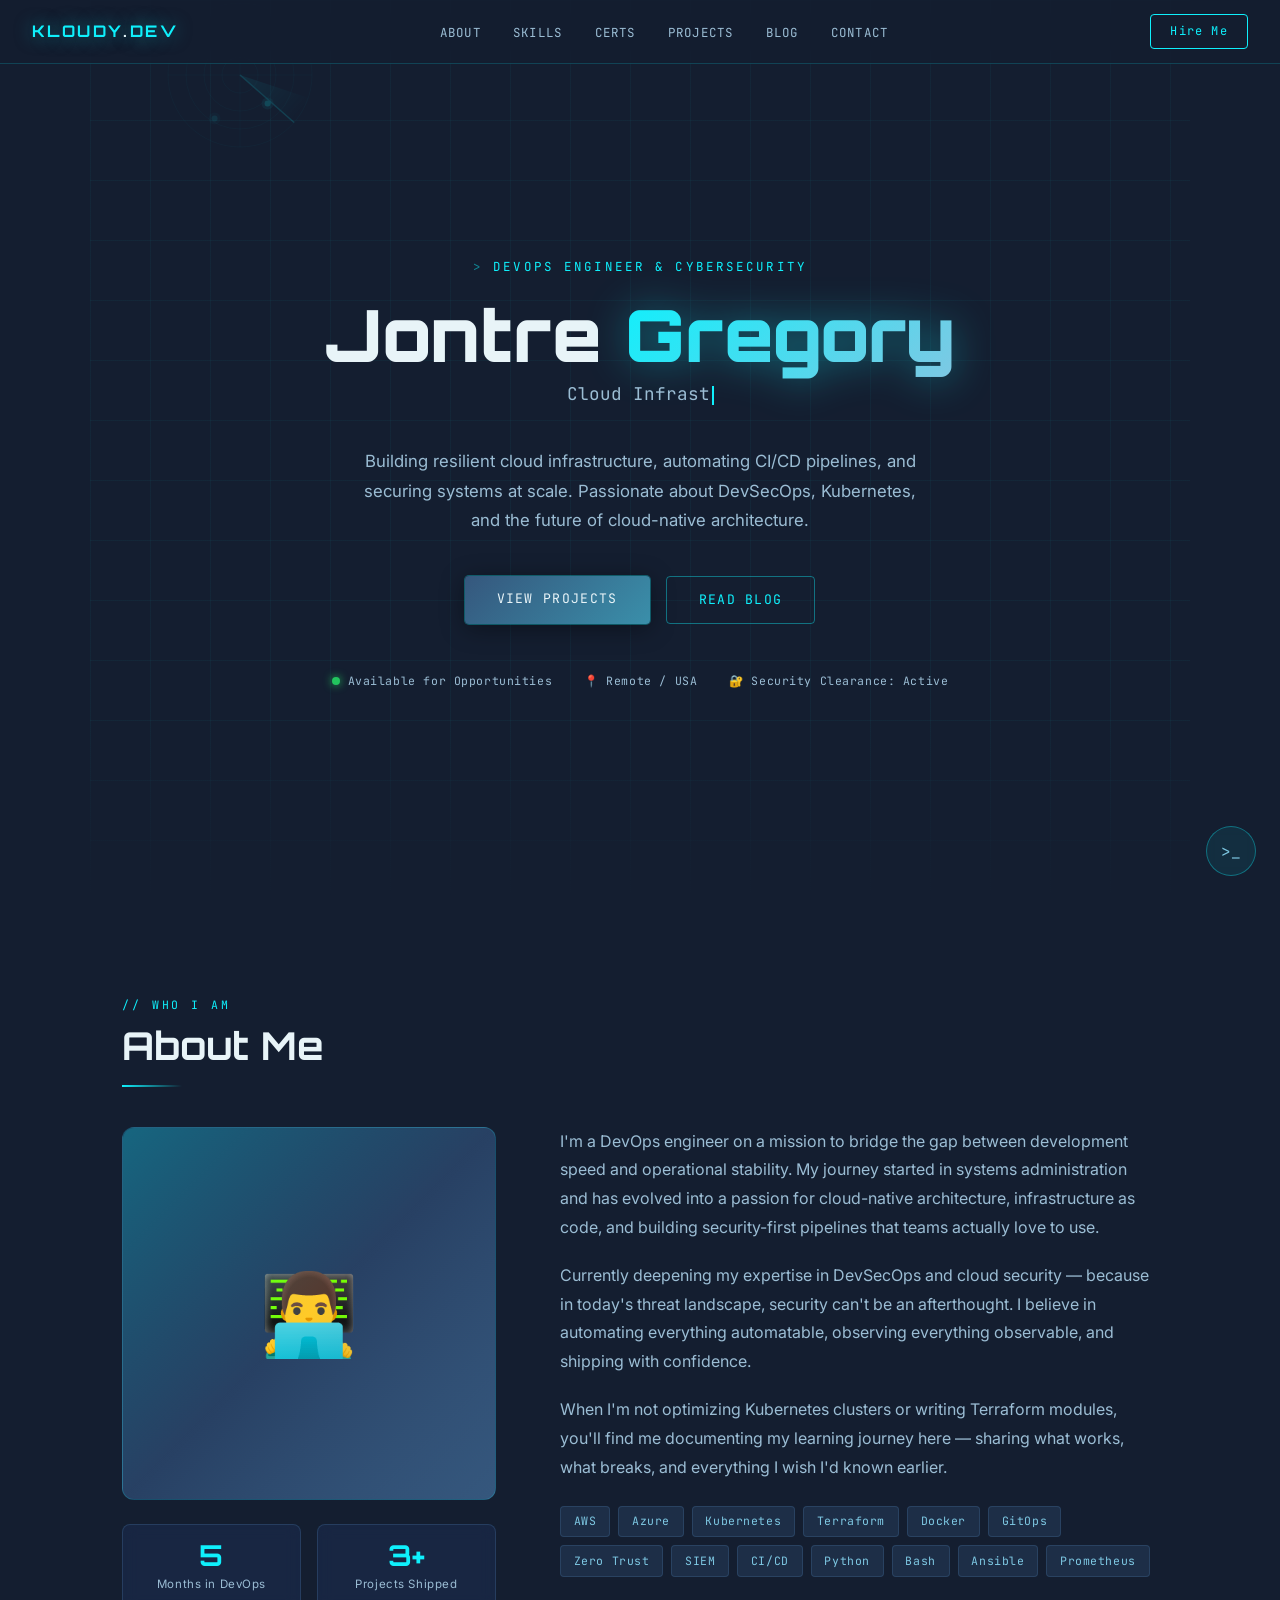
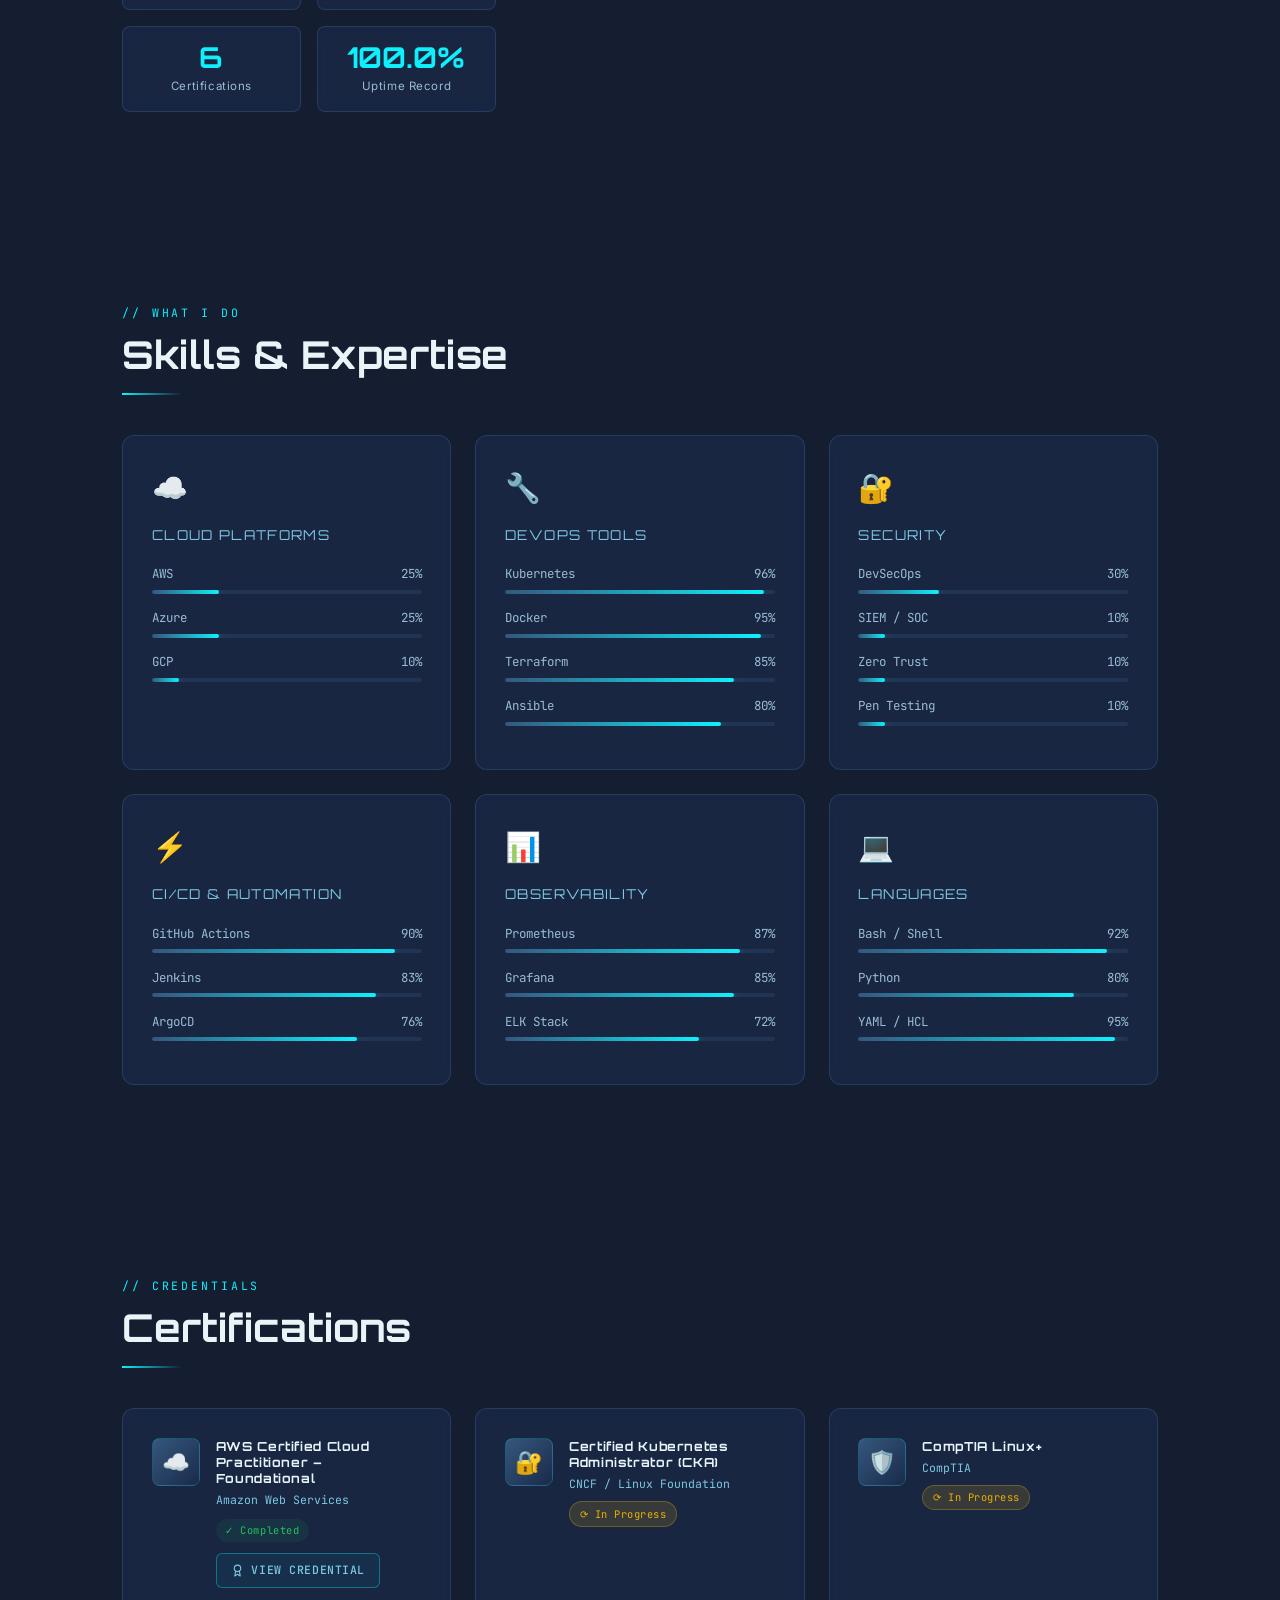
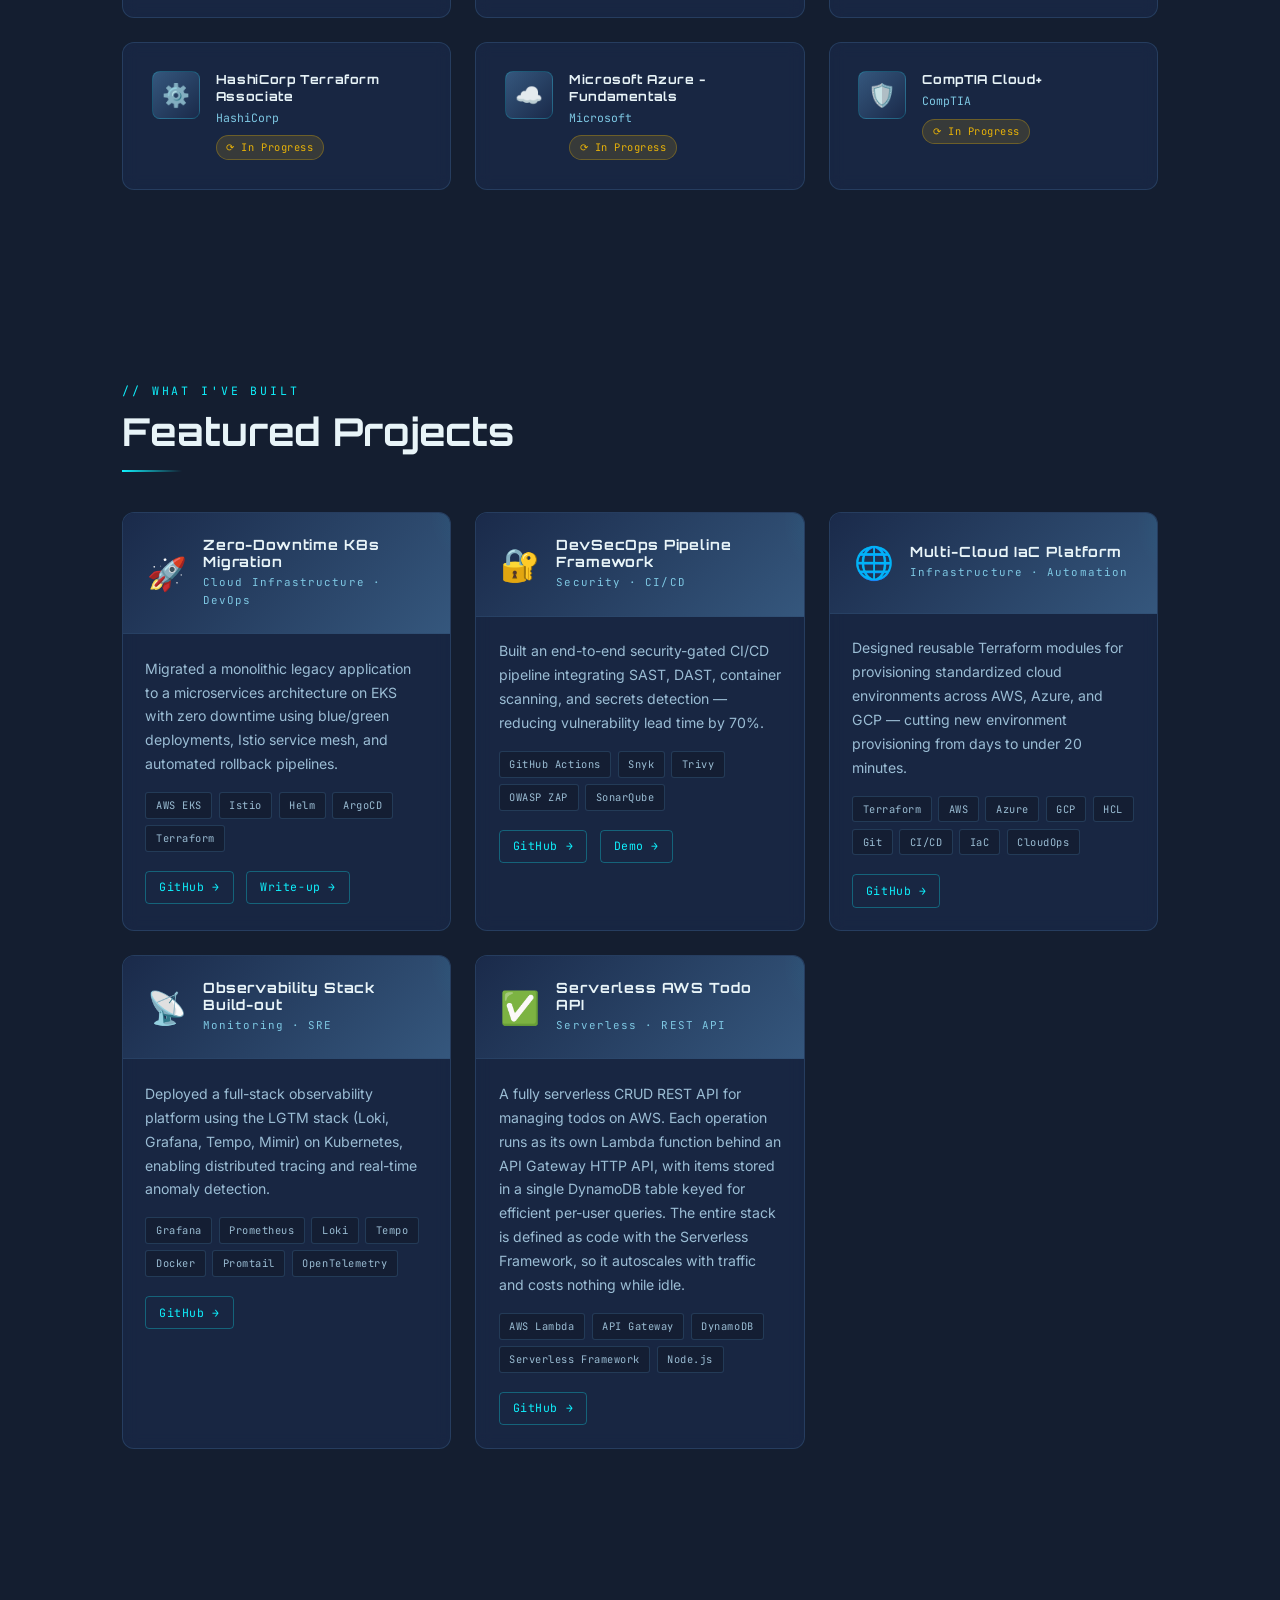
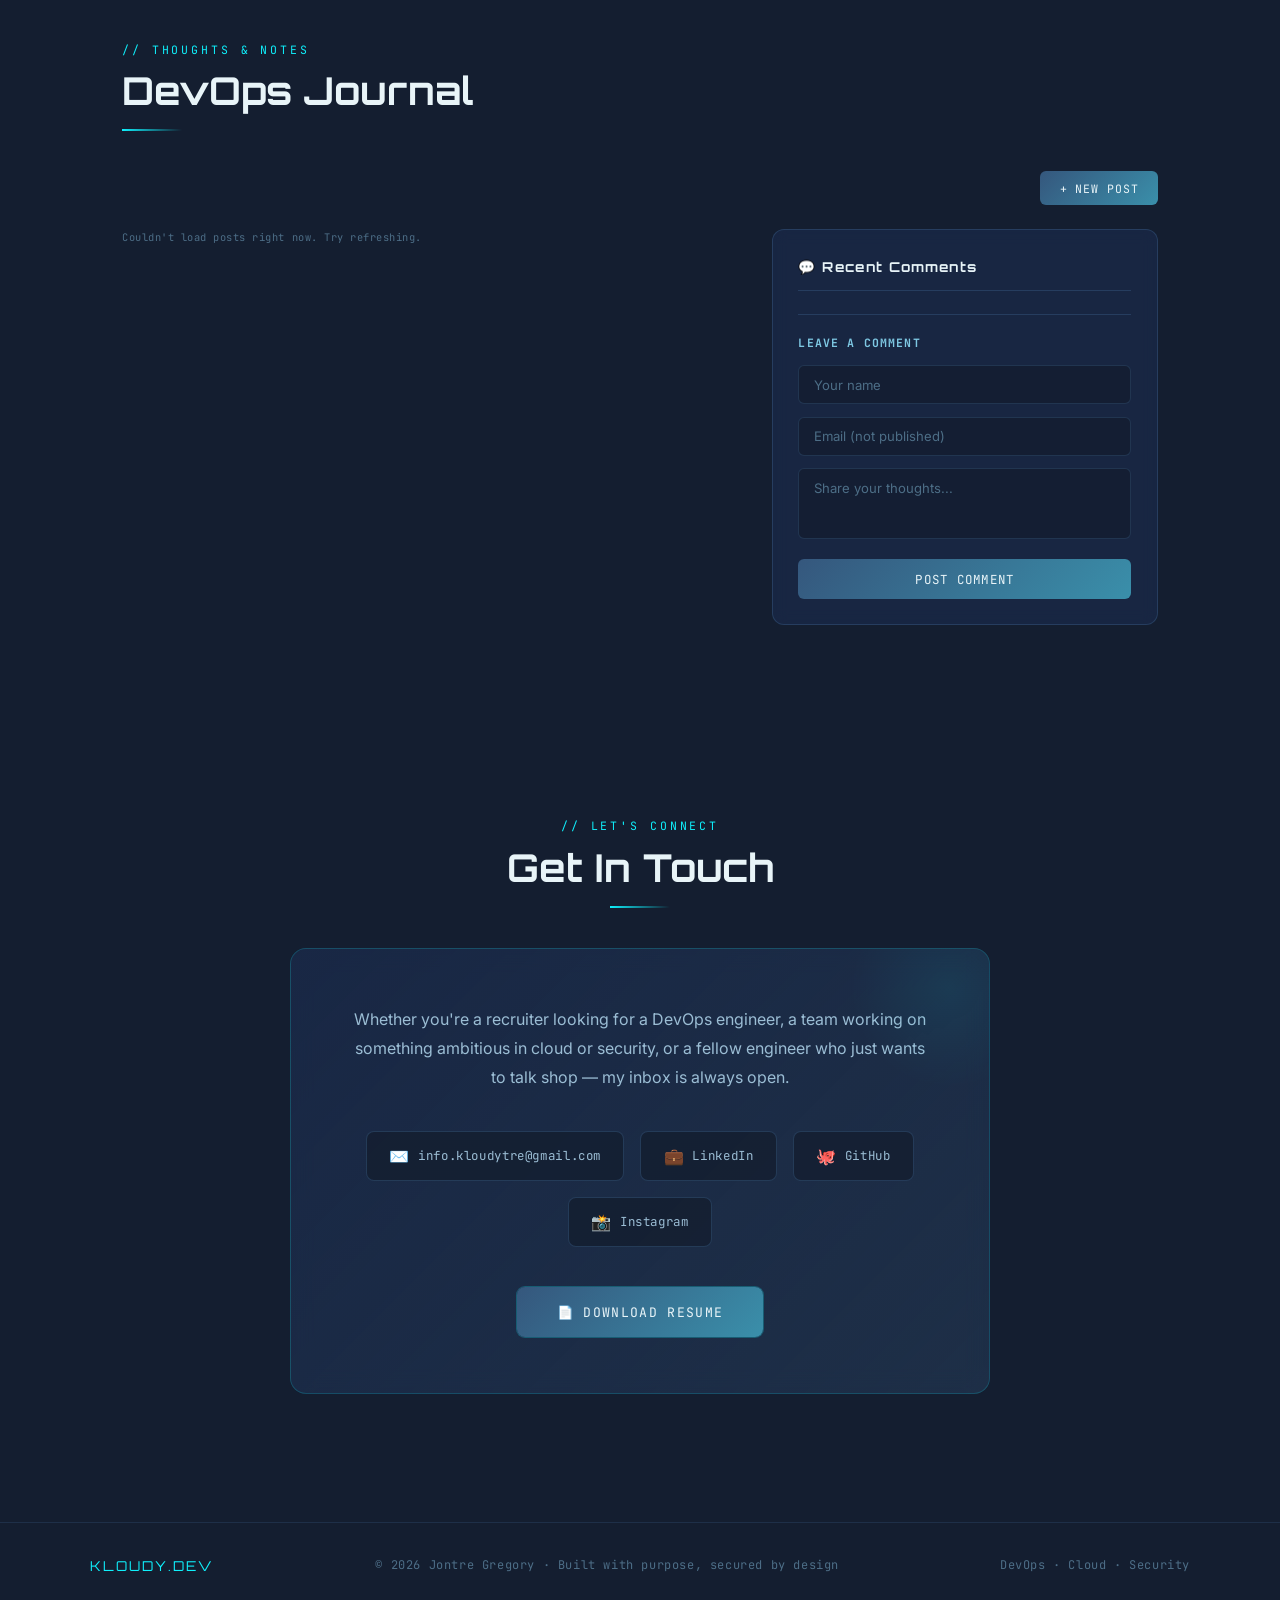
<file: index.html>
<!DOCTYPE html>
<html lang="en">
<head>
<meta charset="UTF-8"/>
<meta name="viewport" content="width=device-width, initial-scale=1.0"/>
<title>Jontre Gregory — DevOps Engineer & Cybersecurity</title>
<link rel="preconnect" href="https://fonts.googleapis.com"/>
<link href="https://fonts.googleapis.com/css2?family=Orbitron:wght@400;600;700;900&family=Inter:wght@300;400;500;600&family=JetBrains+Mono:wght@400;500&display=swap" rel="stylesheet"/>
<link rel="stylesheet" href="style.css"/>
<style>
  /* ═══ TERMINAL EASTER EGG ═══ */
  .term-trigger {
    position: fixed;
    bottom: 1.5rem;
    right: 1.5rem;
    width: 50px;
    height: 50px;
    border-radius: 50%;
    background: rgba(15, 240, 252, 0.08);
    border: 1px solid rgba(15, 240, 252, 0.35);
    color: var(--cyan-soft);
    font-family: var(--font-mono);
    font-size: 1rem;
    display: flex;
    align-items: center;
    justify-content: center;
    cursor: pointer;
    z-index: 500;
    transition: transform 0.2s ease, box-shadow 0.2s ease, border-color 0.2s ease;
    backdrop-filter: blur(4px);
  }
  .term-trigger:hover {
    transform: scale(1.08);
    border-color: var(--cyan-glow);
    box-shadow: 0 0 18px rgba(15, 240, 252, 0.35);
  }

  .term-overlay {
    position: fixed;
    inset: 0;
    background: rgba(3, 8, 16, 0.78);
    backdrop-filter: blur(6px);
    -webkit-backdrop-filter: blur(6px);
    display: flex;
    align-items: center;
    justify-content: center;
    padding: 1.5rem;
    z-index: 9999;
    opacity: 0;
    pointer-events: none;
    transition: opacity 0.2s ease;
  }
  .term-overlay.open { opacity: 1; pointer-events: auto; }

  .term-window {
    width: 100%;
    max-width: 680px;
    height: min(70vh, 520px);
    background: rgba(6, 12, 24, 0.97);
    border: 1px solid rgba(15, 240, 252, 0.3);
    border-radius: 10px;
    box-shadow: 0 0 40px rgba(15, 240, 252, 0.12), 0 20px 60px rgba(0, 0, 0, 0.5);
    display: flex;
    flex-direction: column;
    overflow: hidden;
    transform: translateY(12px) scale(0.98);
    transition: transform 0.2s ease;
  }
  .term-overlay.open .term-window { transform: translateY(0) scale(1); }

  .term-header {
    display: flex;
    align-items: center;
    gap: 0.5rem;
    padding: 0.7rem 0.9rem;
    background: rgba(15, 240, 252, 0.04);
    border-bottom: 1px solid rgba(15, 240, 252, 0.15);
  }
  .term-dot { width: 11px; height: 11px; border-radius: 50%; }
  .term-dot.red { background: #ef4444; }
  .term-dot.yellow { background: #eab308; }
  .term-dot.green { background: #22c55e; }
  .term-header-title {
    flex: 1;
    text-align: center;
    font-family: var(--font-mono);
    font-size: 0.75rem;
    color: var(--white-ghost);
    letter-spacing: 0.03em;
  }
  .term-close {
    background: none;
    border: none;
    color: var(--white-ghost);
    cursor: pointer;
    font-size: 1rem;
    line-height: 1;
    padding: 0.2rem 0.4rem;
  }
  .term-close:hover { color: var(--cyan-glow); }

  .term-body {
    flex: 1;
    overflow-y: auto;
    padding: 1rem 1.1rem;
    font-family: var(--font-mono);
    font-size: 0.85rem;
    line-height: 1.6;
    color: var(--white-pure);
  }
  .term-body::-webkit-scrollbar { width: 8px; }
  .term-body::-webkit-scrollbar-thumb { background: rgba(15, 240, 252, 0.2); border-radius: 4px; }

  .term-line { white-space: pre-wrap; word-break: break-word; margin: 0 0 0.15rem; }
  .term-line.echo { color: var(--white-dim); }
  .term-line.echo::before { content: "guest@kloudy.dev:~$ "; color: var(--cyan-soft); }
  .term-line.error { color: #ef4444; }
  .term-line.success { color: #22c55e; }
  .term-line.info { color: var(--cyan-soft); }

  .term-input-row { display: flex; align-items: center; gap: 0.5rem; padding: 0.3rem 1.1rem 1rem; }
  .term-prompt { color: var(--cyan-soft); font-family: var(--font-mono); font-size: 0.85rem; white-space: nowrap; }
  .term-input {
    flex: 1;
    background: none;
    border: none;
    outline: none;
    color: var(--white-pure);
    font-family: var(--font-mono);
    font-size: 0.85rem;
    caret-color: var(--cyan-glow);
  }

  @media (max-width: 560px) {
    .term-window { height: 80vh; }
    .term-trigger { bottom: 1.1rem; right: 1.1rem; width: 46px; height: 46px; }
  }
  /* ═══ DRAGON EASTER EGG ═══ */
  .dragon-overlay {
    position: fixed;
    inset: 0;
    z-index: 10000;
    pointer-events: none;
    overflow: hidden;
  }
  .dragon-svg {
    position: absolute;
    top: 0;
    left: 0;
    width: min(56vw, 480px);
    height: auto;
    filter: drop-shadow(0 0 18px rgba(15, 240, 252, 0.55));
    animation: dragonFlight 8.5s cubic-bezier(0.45, 0, 0.55, 1) forwards;
    will-change: transform, opacity;
  }
  @keyframes dragonFlight {
    0%    { transform: translate(-40vw, 16vh) scaleX(1)  rotate(-6deg);  opacity: 1; }
    13%   { transform: translate(140vw, 26vh) scaleX(1)  rotate(5deg);   opacity: 1; }
    13.1% { transform: translate(140vw, 26vh) scaleX(-1) rotate(-5deg);  opacity: 1; }
    27%   { transform: translate(-40vw, 48vh) scaleX(-1) rotate(7deg);   opacity: 1; }
    27.1% { transform: translate(-40vw, 48vh) scaleX(1)  rotate(-6deg);  opacity: 1; }
    41%   { transform: translate(140vw, 34vh) scaleX(1)  rotate(5deg);   opacity: 1; }
    41.1% { transform: translate(140vw, 34vh) scaleX(-1) rotate(-3deg);  opacity: 1; }
    58%   { transform: translate(32vw, 42vh)  scaleX(-1) scale(1)    rotate(0deg); opacity: 1; }
    66%   { transform: translate(32vw, 41vh)  scaleX(-1) scale(1.12) rotate(0deg); opacity: 1; }
    74%   { transform: translate(32vw, 42vh)  scaleX(-1) scale(1.32) rotate(0deg); opacity: 1; }
    83%   { transform: translate(32vw, 42vh)  scaleX(-1) scale(1.5)  rotate(0deg); opacity: 0.55; }
    100%  { transform: translate(32vw, 42vh)  scaleX(-1) scale(1.7)  rotate(0deg); opacity: 0; }
  }

  .lightning-bolt {
    position: absolute;
    width: 60px;
    height: 140px;
    opacity: 0;
    filter: drop-shadow(0 0 8px rgba(15, 240, 252, 0.9));
    animation-name: boltFlicker;
    animation-timing-function: steps(1, end);
    animation-fill-mode: forwards;
  }
  @keyframes boltFlicker {
    0%, 100% { opacity: 0; }
    10% { opacity: 1; }
    20% { opacity: 0.2; }
    30% { opacity: 1; }
    45% { opacity: 0; }
    55% { opacity: 0.9; }
    70% { opacity: 0; }
  }

  .dragon-explosion {
    position: absolute;
    top: 42vh;
    left: 32vw;
    width: 40px;
    height: 40px;
    margin: -20px 0 0 -20px;
    border-radius: 50%;
    background: radial-gradient(circle, rgba(255,255,255,0.95) 0%, rgba(15,240,252,0.85) 35%, rgba(15,240,252,0) 72%);
    opacity: 0;
    animation: dragonBoom 8.5s ease-out forwards;
  }
  @keyframes dragonBoom {
    0%, 78%   { opacity: 0; transform: scale(0.2); }
    82%       { opacity: 1; transform: scale(1); }
    88%       { opacity: 0.8; transform: scale(2.6); }
    100%      { opacity: 0; transform: scale(3.4); }
  }
  /* ═══ CUSTOM CURSOR ═══ */
  @media (hover: hover) and (pointer: fine) {
    html, body, a, button, input, select, textarea, label, [role="button"] {
      cursor: none !important;
    }
    .cursor-dot, .cursor-ring {
      position: fixed;
      top: 0;
      left: 0;
      border-radius: 50%;
      pointer-events: none;
      z-index: 99999;
      transform: translate3d(-100px, -100px, 0) translate(-50%, -50%);
      opacity: 0;
      transition: opacity 0.2s ease, width 0.18s ease, height 0.18s ease, border-color 0.18s ease, background 0.18s ease;
    }
    .cursor-dot {
      width: 7px;
      height: 7px;
      background: var(--white-pure);
      box-shadow: 0 0 8px rgba(15, 240, 252, 0.9);
    }
    .cursor-ring {
      width: 34px;
      height: 34px;
      border: 1.5px solid var(--cyan-soft);
      background: rgba(15, 240, 252, 0.04);
    }
    .cursor-dot.is-visible, .cursor-ring.is-visible { opacity: 1; }
    .cursor-ring.is-hovering {
      width: 52px;
      height: 52px;
      border-color: var(--cyan-glow);
      background: rgba(15, 240, 252, 0.09);
    }
    .cursor-dot.is-hovering { opacity: 0; }
  }
  /* ═══ COMPLETED CERT STATUS + CREDLY BUTTON ═══ */
  .cert-status.completed {
    display: inline-flex;
    align-items: center;
    gap: 0.35rem;
    color: #22c55e;
    border-color: rgba(34, 197, 94, 0.4);
    background: rgba(34, 197, 94, 0.08);
  }
  .cert-credly-btn {
    display: inline-flex;
    align-items: center;
    gap: 0.45rem;
    margin-top: 0.7rem;
    padding: 0.45rem 0.9rem;
    font-family: var(--font-mono);
    font-size: 0.72rem;
    font-weight: 500;
    letter-spacing: 0.05em;
    text-transform: uppercase;
    text-decoration: none;
    color: var(--cyan-soft);
    border: 1px solid rgba(15, 240, 252, 0.35);
    border-radius: 6px;
    background: rgba(15, 240, 252, 0.05);
    transition: transform 0.2s ease, box-shadow 0.2s ease, border-color 0.2s ease, background 0.2s ease;
  }
  .cert-credly-btn:hover {
    border-color: var(--cyan-glow);
    background: rgba(15, 240, 252, 0.1);
    box-shadow: 0 0 16px rgba(15, 240, 252, 0.3);
    transform: translateY(-1px);
  }
  .cert-credly-btn svg { width: 13px; height: 13px; flex-shrink: 0; }
</style>
</head>
<body>

<!-- ═══ NAVIGATION ═══ -->
<nav id="navbar">
  <a href="#hero" class="nav-logo">KLOUDY<span>.</span>DEV</a>
  <ul class="nav-links">
    <li><a href="#about">About</a></li>
    <li><a href="#skills">Skills</a></li>
    <li><a href="#certifications">Certs</a></li>
    <li><a href="#projects">Projects</a></li>
    <li><a href="#blog">Blog</a></li>
    <li><a href="#contact">Contact</a></li>
  </ul>
  <a href="#contact" class="nav-cta">Hire Me</a>
  <button class="nav-hamburger" id="hamburger" aria-label="Menu">
    <span></span><span></span><span></span>
  </button>
</nav>

<!-- ═══ HERO ═══ -->
<section id="hero">
  <canvas class="radar-canvas" id="radarCanvas"></canvas>
  <div class="hero-grid"></div>
  <div class="hero-fade"></div>

  <div class="hero-content">
    <p class="hero-eyebrow">DevOps Engineer &amp; Cybersecurity</p>
    <h1 class="hero-name">Jontre <span class="highlight">Gregory</span></h1>
    <p class="hero-title" id="typewriter"><span class="cursor"></span></p>
    <p class="hero-desc">
      Building resilient cloud infrastructure, automating CI/CD pipelines, and
      securing systems at scale. Passionate about DevSecOps, Kubernetes, and
      the future of cloud-native architecture.
    </p>
    <div class="hero-buttons">
      <a href="#projects" class="btn-primary">View Projects</a>
      <a href="#blog" class="btn-secondary">Read Blog</a>
    </div>
    <div class="hero-status">
      <div class="status-item">
        <span class="status-dot"></span>
        Available for Opportunities
      </div>
      <div class="status-item">📍 Remote / USA</div>
      <div class="status-item">🔐 Security Clearance: Active</div>
    </div>
  </div>
</section>

<!-- ═══ ABOUT ═══ -->
<section id="about">
  <div class="reveal">
    <p class="section-label">// who i am</p>
    <h2 class="section-title">About Me</h2>
    <div class="section-line"></div>
  </div>

  <div class="about-grid">
    <div class="about-visual reveal">
      <div class="about-avatar">
        <span>👨‍💻</span>
        <div class="about-corner tl"></div>
        <div class="about-corner tr"></div>
        <div class="about-corner bl"></div>
        <div class="about-corner br"></div>
      </div>
      <div class="about-stats">
        <div class="stat-box">
          <div class="stat-number">5</div>
          <div class="stat-label">Months in DevOps</div>
        </div>
        <div class="stat-box">
          <div class="stat-number">3+</div>
          <div class="stat-label">Projects Shipped</div>
        </div>
        <div class="stat-box">
          <div class="stat-number">6</div>
          <div class="stat-label">Certifications</div>
        </div>
        <div class="stat-box">
          <div class="stat-number">100.0%</div>
          <div class="stat-label">Uptime Record</div>
        </div>
      </div>
    </div>

    <div class="about-text reveal">
      <p>
        I'm a DevOps engineer on a mission to bridge the gap between development speed
        and operational stability. My journey started in systems administration and has evolved
        into a passion for cloud-native architecture, infrastructure as code, and building
        security-first pipelines that teams actually love to use.
      </p>
      <p>
        Currently deepening my expertise in DevSecOps and cloud security — because in today's
        threat landscape, security can't be an afterthought. I believe in automating everything
        automatable, observing everything observable, and shipping with confidence.
      </p>
      <p>
        When I'm not optimizing Kubernetes clusters or writing Terraform modules, you'll find
        me documenting my learning journey here — sharing what works, what breaks, and everything
        I wish I'd known earlier.
      </p>
      <div class="about-tags">
        <span class="tag">AWS</span>
        <span class="tag">Azure</span>
        <span class="tag">Kubernetes</span>
        <span class="tag">Terraform</span>
        <span class="tag">Docker</span>
        <span class="tag">GitOps</span>
        <span class="tag">Zero Trust</span>
        <span class="tag">SIEM</span>
        <span class="tag">CI/CD</span>
        <span class="tag">Python</span>
        <span class="tag">Bash</span>
        <span class="tag">Ansible</span>
        <span class="tag">Prometheus</span>
      </div>
    </div>
  </div>
</section>

<!-- ═══ SKILLS ═══ -->
<section id="skills">
  <div class="reveal">
    <p class="section-label">// what i do</p>
    <h2 class="section-title">Skills &amp; Expertise</h2>
    <div class="section-line"></div>
  </div>

  <div class="skills-categories">

    <div class="skill-category reveal">
      <div class="skill-cat-icon">☁️</div>
      <div class="skill-cat-name">Cloud Platforms</div>
      <div class="skill-bar-row">
        <div class="skill-bar-label"><span>AWS</span><span>25%</span></div>
        <div class="skill-bar-track"><div class="skill-bar-fill" data-width="25"></div></div>
      </div>
      <div class="skill-bar-row">
        <div class="skill-bar-label"><span>Azure</span><span>25%</span></div>
        <div class="skill-bar-track"><div class="skill-bar-fill" data-width="25"></div></div>
      </div>
      <div class="skill-bar-row">
        <div class="skill-bar-label"><span>GCP</span><span>10%</span></div>
        <div class="skill-bar-track"><div class="skill-bar-fill" data-width="10"></div></div>
      </div>
    </div>

    <div class="skill-category reveal">
      <div class="skill-cat-icon">🔧</div>
      <div class="skill-cat-name">DevOps Tools</div>
      <div class="skill-bar-row">
        <div class="skill-bar-label"><span>Kubernetes</span><span>96%</span></div>
        <div class="skill-bar-track"><div class="skill-bar-fill" data-width="96"></div></div>
      </div>
      <div class="skill-bar-row">
        <div class="skill-bar-label"><span>Docker</span><span>95%</span></div>
        <div class="skill-bar-track"><div class="skill-bar-fill" data-width="95"></div></div>
      </div>
      <div class="skill-bar-row">
        <div class="skill-bar-label"><span>Terraform</span><span>85%</span></div>
        <div class="skill-bar-track"><div class="skill-bar-fill" data-width="85"></div></div>
      </div>
      <div class="skill-bar-row">
        <div class="skill-bar-label"><span>Ansible</span><span>80%</span></div>
        <div class="skill-bar-track"><div class="skill-bar-fill" data-width="80"></div></div>
      </div>
    </div>

    <div class="skill-category reveal">
      <div class="skill-cat-icon">🔐</div>
      <div class="skill-cat-name">Security</div>
      <div class="skill-bar-row">
        <div class="skill-bar-label"><span>DevSecOps</span><span>30%</span></div>
        <div class="skill-bar-track"><div class="skill-bar-fill" data-width="30"></div></div>
      </div>
      <div class="skill-bar-row">
        <div class="skill-bar-label"><span>SIEM / SOC</span><span>10%</span></div>
        <div class="skill-bar-track"><div class="skill-bar-fill" data-width="10"></div></div>
      </div>
      <div class="skill-bar-row">
        <div class="skill-bar-label"><span>Zero Trust</span><span>10%</span></div>
        <div class="skill-bar-track"><div class="skill-bar-fill" data-width="10"></div></div>
      </div>
      <div class="skill-bar-row">
        <div class="skill-bar-label"><span>Pen Testing</span><span>10%</span></div>
        <div class="skill-bar-track"><div class="skill-bar-fill" data-width="10"></div></div>
      </div>
    </div>

    <div class="skill-category reveal">
      <div class="skill-cat-icon">⚡</div>
      <div class="skill-cat-name">CI/CD &amp; Automation</div>
      <div class="skill-bar-row">
        <div class="skill-bar-label"><span>GitHub Actions</span><span>90%</span></div>
        <div class="skill-bar-track"><div class="skill-bar-fill" data-width="90"></div></div>
      </div>
      <div class="skill-bar-row">
        <div class="skill-bar-label"><span>Jenkins</span><span>83%</span></div>
        <div class="skill-bar-track"><div class="skill-bar-fill" data-width="83"></div></div>
      </div>
      <div class="skill-bar-row">
        <div class="skill-bar-label"><span>ArgoCD</span><span>76%</span></div>
        <div class="skill-bar-track"><div class="skill-bar-fill" data-width="76"></div></div>
      </div>
    </div>

    <div class="skill-category reveal">
      <div class="skill-cat-icon">📊</div>
      <div class="skill-cat-name">Observability</div>
      <div class="skill-bar-row">
        <div class="skill-bar-label"><span>Prometheus</span><span>87%</span></div>
        <div class="skill-bar-track"><div class="skill-bar-fill" data-width="87"></div></div>
      </div>
      <div class="skill-bar-row">
        <div class="skill-bar-label"><span>Grafana</span><span>85%</span></div>
        <div class="skill-bar-track"><div class="skill-bar-fill" data-width="85"></div></div>
      </div>
      <div class="skill-bar-row">
        <div class="skill-bar-label"><span>ELK Stack</span><span>72%</span></div>
        <div class="skill-bar-track"><div class="skill-bar-fill" data-width="72"></div></div>
      </div>
    </div>

    <div class="skill-category reveal">
      <div class="skill-cat-icon">💻</div>
      <div class="skill-cat-name">Languages</div>
      <div class="skill-bar-row">
        <div class="skill-bar-label"><span>Bash / Shell</span><span>92%</span></div>
        <div class="skill-bar-track"><div class="skill-bar-fill" data-width="92"></div></div>
      </div>
      <div class="skill-bar-row">
        <div class="skill-bar-label"><span>Python</span><span>80%</span></div>
        <div class="skill-bar-track"><div class="skill-bar-fill" data-width="80"></div></div>
      </div>
      <div class="skill-bar-row">
        <div class="skill-bar-label"><span>YAML / HCL</span><span>95%</span></div>
        <div class="skill-bar-track"><div class="skill-bar-fill" data-width="95"></div></div>
      </div>
    </div>

  </div>
</section>

<!-- ═══ CERTIFICATIONS ═══ -->
<section id="certifications">
  <div class="reveal">
    <p class="section-label">// credentials</p>
    <h2 class="section-title">Certifications</h2>
    <div class="section-line"></div>
  </div>

  <div class="cert-grid">
    <div class="cert-card reveal">
      <div class="cert-badge">☁️</div>
      <div class="cert-info">
        <h4>AWS Certified Cloud Practitioner – Foundational</h4>
        <div class="cert-issuer">Amazon Web Services</div>
        <span class="cert-status completed">✓ Completed</span>
        <a class="cert-credly-btn" href="https://www.credly.com/badges/2d318abc-ad92-49f4-8b2d-cf7c67e13425/public_url" target="_blank" rel="noopener noreferrer">
          <svg viewBox="0 0 24 24" fill="none" stroke="currentColor" stroke-width="2" stroke-linecap="round" stroke-linejoin="round"><circle cx="12" cy="8" r="6"/><path d="M15.477 12.89 17 22l-5-3-5 3 1.523-9.11"/></svg>
          View Credential
        </a>
      </div>
    </div>

    <div class="cert-card reveal">
      <div class="cert-badge">🔐</div>
      <div class="cert-info">
        <h4>Certified Kubernetes Administrator (CKA)</h4>
        <div class="cert-issuer">CNCF / Linux Foundation</div>
        <span class="cert-status in-progress">⟳ In Progress</span>
      </div>
    </div>

    <div class="cert-card reveal">
      <div class="cert-badge">🛡️</div>
      <div class="cert-info">
        <h4>CompTIA Linux+</h4>
        <div class="cert-issuer">CompTIA</div>
        <span class="cert-status in-progress">⟳ In Progress</span>
      </div>
    </div>

    <div class="cert-card reveal">
      <div class="cert-badge">⚙️</div>
      <div class="cert-info">
        <h4>HashiCorp Terraform Associate</h4>
        <div class="cert-issuer">HashiCorp</div>
        <span class="cert-status in-progress">⟳ In Progress</span>
      </div>
    </div>

    <div class="cert-card reveal">
      <div class="cert-badge">☁️</div>
      <div class="cert-info">
        <h4>Microsoft Azure - Fundamentals</h4>
        <div class="cert-issuer">Microsoft</div>
        <span class="cert-status in-progress">⟳ In Progress</span>
      </div>
    </div>

    <div class="cert-card reveal">
      <div class="cert-badge">🛡️</div>
      <div class="cert-info">
        <h4>CompTIA Cloud+</h4>
        <div class="cert-issuer">CompTIA</div>
        <span class="cert-status in-progress">⟳ In Progress</span>
      </div>
    </div>
  </div>
</section>

<!-- ═══ PROJECTS ═══ -->
<section id="projects">
  <div class="reveal">
    <p class="section-label">// what i've built</p>
    <h2 class="section-title">Featured Projects</h2>
    <div class="section-line"></div>
  </div>

  <div class="project-grid">

    <div class="project-card reveal">
      <div class="project-header">
        <div class="project-icon">🚀</div>
        <div class="project-meta">
          <h3>Zero-Downtime K8s Migration</h3>
          <div class="project-type">Cloud Infrastructure · DevOps</div>
        </div>
      </div>
      <div class="project-body">
        <p>Migrated a monolithic legacy application to a microservices architecture on EKS with zero downtime using blue/green deployments, Istio service mesh, and automated rollback pipelines.</p>
        <div class="project-tech">
          <span class="tech-pill">AWS EKS</span>
          <span class="tech-pill">Istio</span>
          <span class="tech-pill">Helm</span>
          <span class="tech-pill">ArgoCD</span>
          <span class="tech-pill">Terraform</span>
        </div>
        <div class="project-links">
          <a href="#" class="project-link">GitHub →</a>
          <a href="#" class="project-link">Write-up →</a>
        </div>
      </div>
    </div>

    <div class="project-card reveal">
      <div class="project-header">
        <div class="project-icon">🔐</div>
        <div class="project-meta">
          <h3>DevSecOps Pipeline Framework</h3>
          <div class="project-type">Security · CI/CD</div>
        </div>
      </div>
      <div class="project-body">
        <p>Built an end-to-end security-gated CI/CD pipeline integrating SAST, DAST, container scanning, and secrets detection — reducing vulnerability lead time by 70%.</p>
        <div class="project-tech">
          <span class="tech-pill">GitHub Actions</span>
          <span class="tech-pill">Snyk</span>
          <span class="tech-pill">Trivy</span>
          <span class="tech-pill">OWASP ZAP</span>
          <span class="tech-pill">SonarQube</span>
        </div>
        <div class="project-links">
          <a href="#" class="project-link">GitHub →</a>
          <a href="#" class="project-link">Demo →</a>
        </div>
      </div>
    </div>

    <div class="project-card reveal">
      <div class="project-header">
        <div class="project-icon">🌐</div>
        <div class="project-meta">
          <h3>Multi-Cloud IaC Platform</h3>
          <div class="project-type">Infrastructure · Automation</div>
        </div>
      </div>
      <div class="project-body">
        <p>Designed reusable Terraform modules for provisioning standardized cloud environments across AWS, Azure, and GCP — cutting new environment provisioning from days to under 20 minutes.</p>
        <div class="project-tech">
          <span class="tech-pill">Terraform</span>
          <span class="tech-pill">AWS</span>
          <span class="tech-pill">Azure</span>
          <span class="tech-pill">GCP</span>
          <span class="tech-pill">HCL</span>
          <span class="tech-pill">Git</span>
          <span class="tech-pill">CI/CD</span>
          <span class="tech-pill">IaC</span>
          <span class="tech-pill">CloudOps</span>
        </div>
        <div class="project-links">
          <a href="https://github.com/kloudytre-git/iac-demo-project" class="project-link">GitHub →</a>
        </div>
      </div>
    </div>

    <div class="project-card reveal">
      <div class="project-header">
        <div class="project-icon">📡</div>
        <div class="project-meta">
          <h3>Observability Stack Build-out</h3>
          <div class="project-type">Monitoring · SRE</div>
        </div>
      </div>
      <div class="project-body">
        <p>Deployed a full-stack observability platform using the LGTM stack (Loki, Grafana, Tempo, Mimir) on Kubernetes, enabling distributed tracing and real-time anomaly detection.</p>
        <div class="project-tech">
          <span class="tech-pill">Grafana</span>
          <span class="tech-pill">Prometheus</span>
          <span class="tech-pill">Loki</span>
          <span class="tech-pill">Tempo</span>
          <span class="tech-pill">Docker</span>
          <span class="tech-pill">Promtail</span>
          <span class="tech-pill">OpenTelemetry</span>
        </div>
        <div class="project-links">
          <a href="https://github.com/kloudytre-git/observability-stack" class="project-link">GitHub →</a>
        </div>
      </div>
    </div>

    <div class="project-card reveal">
      <div class="project-header">
        <div class="project-icon">✅</div>
        <div class="project-meta">
          <h3>Serverless AWS Todo API</h3>
          <div class="project-type">Serverless · REST API</div>
        </div>
      </div>
      <div class="project-body">
        <p>A fully serverless CRUD REST API for managing todos on AWS. Each operation runs as its own Lambda function behind an API Gateway HTTP API, with items stored in a single DynamoDB table keyed for efficient per-user queries. The entire stack is defined as code with the Serverless Framework, so it autoscales with traffic and costs nothing while idle.</p>
        <div class="project-tech">
          <span class="tech-pill">AWS Lambda</span>
          <span class="tech-pill">API Gateway</span>
          <span class="tech-pill">DynamoDB</span>
          <span class="tech-pill">Serverless Framework</span>
          <span class="tech-pill">Node.js</span>
        </div>
        <div class="project-links">
          <a href="https://github.com/kloudytre-git/todos-api" class="project-link">GitHub →</a>
        </div>
      </div>
    </div>

  </div>
</section>

<!-- ═══ BLOG ═══ -->
<section id="blog">
  <div class="reveal">
    <p class="section-label">// thoughts &amp; notes</p>
    <h2 class="section-title">DevOps Journal</h2>
    <div class="section-line"></div>
  </div>

  <!-- LIST VIEW -->
  <div id="blog-list-view">
    <div class="blog-actions">
      <button class="btn-new-post" onclick="openNewPostForm()">+ New Post</button>
    </div>
    <div class="blog-grid">
      <div class="blog-posts" id="blog-posts-container">
        <p class="blog-meta">Loading posts…</p>
      </div>

      <!-- General comments panel — sitewide, not tied to any specific post -->
      <div class="comments-panel reveal" id="global-comments-panel">
        <h3>💬 Recent Comments</h3>
        <div class="comment-form">
          <h4>Leave a Comment</h4>
          <div class="form-row">
            <input type="text" id="global-comment-name" placeholder="Your name" maxlength="50"/>
          </div>
          <div class="form-row">
            <input type="email" id="global-comment-email" placeholder="Email (not published)"/>
          </div>
          <div class="form-row">
            <textarea id="global-comment-text" rows="3" placeholder="Share your thoughts..."></textarea>
          </div>
          <button class="btn-submit" onclick="submitGlobalComment()">Post Comment</button>
        </div>
      </div>
    </div>
  </div>

  <!-- DETAIL VIEW (a single post + its comments) -->
  <div id="blog-detail-view" style="display:none;">
    <a href="#" class="back-link" onclick="closePostDetail(); return false;">← Back to Journal</a>
    <div class="blog-post-card featured" id="post-detail-card">
      <div class="blog-post-header">
        <div class="blog-category" id="detail-category"></div>
        <h3 id="detail-title"></h3>
      </div>
      <div class="post-detail-content" id="detail-content"></div>
      <div class="blog-post-footer">
        <span class="blog-meta" id="detail-meta"></span>
      </div>
    </div>

    <div class="comments-panel" id="post-comments-panel" style="margin-top: 1.5rem;">
      <h3>💬 Comments</h3>
      <div class="comment-form">
        <h4>Leave a Comment</h4>
        <div class="form-row">
          <input type="text" id="comment-name" placeholder="Your name" maxlength="50"/>
        </div>
        <div class="form-row">
          <input type="email" id="comment-email" placeholder="Email (not published)"/>
        </div>
        <div class="form-row">
          <textarea id="comment-text" rows="3" placeholder="Share your thoughts..."></textarea>
        </div>
        <button class="btn-submit" onclick="submitComment()">Post Comment</button>
      </div>
    </div>
  </div>

  <!-- NEW POST FORM (admin only — protected by your ADMIN_KEY, not by hiding this button) -->
  <div id="new-post-form-view" style="display:none;">
    <a href="#" class="back-link" onclick="closeNewPostForm(); return false;">← Back to Journal</a>
    <div class="comments-panel">
      <h3>✍️ New Journal Entry</h3>
      <div class="comment-form" style="margin-top:0; padding-top:0; border-top:none;">
        <div class="form-row">
          <input type="text" id="post-category" placeholder="Category (e.g. Kubernetes)" maxlength="50"/>
        </div>
        <div class="form-row">
          <input type="text" id="post-title" placeholder="Post title" maxlength="200"/>
        </div>
        <div class="form-row">
          <textarea id="post-summary" rows="2" placeholder="Short summary shown on the card" maxlength="500"></textarea>
        </div>
        <div class="form-row">
          <textarea id="post-content" rows="10" placeholder="Full post content… (separate paragraphs with a blank line)"></textarea>
        </div>
        <div class="form-row">
          <input type="password" id="post-admin-key" placeholder="Admin key"/>
        </div>
        <button class="btn-submit" onclick="submitNewPost()">Publish Post</button>
      </div>
    </div>
  </div>
</section>

<!-- ═══ CONTACT ═══ -->
<section id="contact">
  <div class="reveal">
    <p class="section-label">// let's connect</p>
    <h2 class="section-title">Get In Touch</h2>
    <div class="section-line" style="margin: 0 auto 2.5rem;"></div>
  </div>

  <div class="contact-card reveal">
    <p>
      Whether you're a recruiter looking for a DevOps engineer, a team working on something
      ambitious in cloud or security, or a fellow engineer who just wants to talk shop —
      my inbox is always open.
    </p>
    <div class="contact-links">
      <a href="mailto:info.kloudytre@gmail.com" class="contact-link">
        <span class="contact-link-icon">✉️</span> info.kloudytre@gmail.com
      </a>
      <a href="https://linkedin.com/in/jontregregory" class="contact-link" target="_blank">
        <span class="contact-link-icon">💼</span> LinkedIn
      </a>
      <a href="https://github.com/kloudytre-git" class="contact-link" target="_blank">
        <span class="contact-link-icon">🐙</span> GitHub
      </a>
      <a href="https://instagram.com/kloudy.dev" class="contact-link" target="_blank">
        <span class="contact-link-icon">📸</span> Instagram
      </a>
    </div>
    <a href="Jontre_Gregory_Resume.pdf" download class="resume-btn">📄 Download Resume</a>
  </div>
</section>

<!-- ═══ FOOTER ═══ -->
<footer>
  <div class="footer-inner">
    <span class="logo">KLOUDY.DEV</span>
    <p>© 2026 Jontre Gregory · Built with purpose, secured by design</p>
    <p>DevOps · Cloud · Security</p>
  </div>
</footer>

<!-- ═══ TOAST ═══ -->
<div class="toast" id="toast">✓ Comment posted successfully!</div>

<script>
/* ═══ RADAR SWEEP (signature hero element) ═══ */
(function() {
  const canvas = document.getElementById('radarCanvas');
  const ctx = canvas.getContext('2d');
  let angle = 0;
  let W, H, cx, cy, radius;

  function resize() {
    W = canvas.width  = canvas.offsetWidth;
    H = canvas.height = canvas.offsetHeight;
    cx = W / 2; cy = H / 2;
    radius = Math.min(W, H) * 0.48;
  }

  window.addEventListener('resize', resize);
  resize();

  function draw() {
    ctx.clearRect(0, 0, W, H);

    // Concentric circles
    for (let r = radius / 4; r <= radius; r += radius / 4) {
      ctx.beginPath();
      ctx.arc(cx, cy, r, 0, Math.PI * 2);
      ctx.strokeStyle = 'rgba(15,240,252,0.12)';
      ctx.lineWidth = 1;
      ctx.stroke();
    }

    // Cross hairs
    ctx.beginPath();
    ctx.moveTo(cx - radius, cy); ctx.lineTo(cx + radius, cy);
    ctx.moveTo(cx, cy - radius); ctx.lineTo(cx, cy + radius);
    ctx.strokeStyle = 'rgba(15,240,252,0.1)';
    ctx.lineWidth = 1;
    ctx.stroke();

    // Sweep gradient
    const grad = ctx.createConicalGradient
      ? ctx.createConicalGradient(cx, cy, angle - 1.2, angle)
      : null;

    // Fallback sweep using arc
    ctx.save();
    ctx.translate(cx, cy);
    ctx.rotate(angle);

    const sweep = ctx.createLinearGradient(0, 0, radius, 0);
    sweep.addColorStop(0, 'rgba(15,240,252,0.35)');
    sweep.addColorStop(1, 'rgba(15,240,252,0)');

    ctx.beginPath();
    ctx.moveTo(0, 0);
    ctx.arc(0, 0, radius, -0.4, 0);
    ctx.closePath();
    ctx.fillStyle = sweep;
    ctx.fill();

    // Sweep line
    ctx.beginPath();
    ctx.moveTo(0, 0);
    ctx.lineTo(radius, 0);
    ctx.strokeStyle = 'rgba(15,240,252,0.7)';
    ctx.lineWidth = 1.5;
    ctx.stroke();

    ctx.restore();

    // Blip dots
    const blips = [
      { a: 0.8, r: 0.55 }, { a: 2.1, r: 0.7 }, { a: 3.8, r: 0.35 },
      { a: 4.5, r: 0.6 },  { a: 5.2, r: 0.8 }
    ];
    blips.forEach(b => {
      const diff = ((b.a - angle) % (Math.PI * 2) + Math.PI * 2) % (Math.PI * 2);
      const fade = diff < 2.5 ? 1 - diff / 2.5 : 0;
      if (fade > 0) {
        const bx = cx + Math.cos(b.a) * b.r * radius;
        const by = cy + Math.sin(b.a) * b.r * radius;
        ctx.beginPath();
        ctx.arc(bx, by, 3, 0, Math.PI * 2);
        ctx.fillStyle = `rgba(15,240,252,${fade * 0.9})`;
        ctx.fill();
        ctx.beginPath();
        ctx.arc(bx, by, 6, 0, Math.PI * 2);
        ctx.fillStyle = `rgba(15,240,252,${fade * 0.25})`;
        ctx.fill();
      }
    });

    angle += 0.008;
    if (angle > Math.PI * 2) angle -= Math.PI * 2;
    requestAnimationFrame(draw);
  }

  draw();
})();

/* ═══ TYPEWRITER ═══ */
(function() {
  const phrases = [
    'Cloud Infrastructure Engineer',
    'DevSecOps Practitioner',
    'Kubernetes Enthusiast',
    'CI/CD Pipeline Architect',
    'Cybersecurity Advocate',
  ];
  const el = document.getElementById('typewriter');
  let pi = 0, ci = 0, deleting = false;

  function type() {
    const phrase = phrases[pi];
    if (!deleting) {
      el.innerHTML = phrase.slice(0, ci + 1) + '<span class="cursor"></span>';
      ci++;
      if (ci === phrase.length) { deleting = true; setTimeout(type, 2000); return; }
      setTimeout(type, 70);
    } else {
      el.innerHTML = phrase.slice(0, ci - 1) + '<span class="cursor"></span>';
      ci--;
      if (ci === 0) {
        deleting = false;
        pi = (pi + 1) % phrases.length;
        setTimeout(type, 400);
        return;
      }
      setTimeout(type, 35);
    }
  }
  setTimeout(type, 1500);
})();

/* ═══ SCROLL REVEAL ═══ */
(function() {
  const obs = new IntersectionObserver(entries => {
    entries.forEach(e => {
      if (e.isIntersecting) {
        e.target.classList.add('visible');
        // Animate skill bars when in view
        e.target.querySelectorAll('.skill-bar-fill').forEach(bar => {
          bar.style.width = bar.dataset.width + '%';
        });
      }
    });
  }, { threshold: 0.12 });

  document.querySelectorAll('.reveal').forEach(el => obs.observe(el));
})();

/* ═══ HAMBURGER MENU ═══ */
document.getElementById('hamburger').addEventListener('click', function() {
  document.getElementById('navbar').classList.toggle('mobile-open');
});

/* ═══ DEVOPS JOURNAL (posts + per-post comments, backed by a real API + database) ═══ */
// ⚠️ Replace this with your deployed Render URL once the API is live
const COMMENTS_API_URL = 'https://comments-api2.onrender.com';

let currentPostId = null; // which post is open in the detail view, if any

function escapeHtml(str) {
  const div = document.createElement('div');
  div.textContent = str;
  return div.innerHTML;
}

function formatDate(iso) {
  return new Date(iso).toLocaleDateString('en-US', { month: 'long', day: 'numeric', year: 'numeric' });
}

/* ─── Posts: list view ─── */

async function loadPosts() {
  const container = document.getElementById('blog-posts-container');
  try {
    const res = await fetch(`${COMMENTS_API_URL}/api/posts`);
    if (!res.ok) throw new Error('Bad response');
    const posts = await res.json();

    container.innerHTML = '';
    if (posts.length === 0) {
      container.innerHTML = '<p class="blog-meta">No posts yet — click "+ New Post" to write the first one.</p>';
      return;
    }
    posts.forEach((post, i) => container.appendChild(buildPostCard(post, i === 0)));
  } catch (err) {
    console.error('Failed to load posts:', err);
    container.innerHTML = '<p class="blog-meta">Couldn\'t load posts right now. Try refreshing.</p>';
  }
}

function buildPostCard(post, featured) {
  const card = document.createElement('div');
  card.className = 'blog-post-card' + (featured ? ' featured' : '');
  card.innerHTML = `
    <div class="blog-post-header">
      <div class="blog-category">${escapeHtml(post.category)}</div>
      <h3>${escapeHtml(post.title)}</h3>
    </div>
    <p>${escapeHtml(post.summary)}</p>
    <div class="blog-post-footer">
      <span class="blog-meta">${formatDate(post.created_at)} · ${post.read_time_minutes} min read · 💬 ${post.comment_count} comments</span>
      <span class="blog-read-more">Read more →</span>
    </div>
  `;
  card.addEventListener('click', () => openPostDetail(post.id));
  return card;
}

/* ─── Posts: detail view ─── */

async function openPostDetail(id) {
  try {
    const res = await fetch(`${COMMENTS_API_URL}/api/posts/${id}`);
    if (!res.ok) throw new Error('Post not found');
    const post = await res.json();

    document.getElementById('detail-category').textContent = post.category;
    document.getElementById('detail-title').textContent = post.title;
    document.getElementById('detail-meta').textContent = `${formatDate(post.created_at)} · ${post.read_time_minutes} min read`;

    const contentEl = document.getElementById('detail-content');
    contentEl.innerHTML = '';
    post.content.split(/\n\s*\n/).forEach(paragraph => {
      if (!paragraph.trim()) return;
      const p = document.createElement('p');
      p.textContent = paragraph.trim();
      contentEl.appendChild(p);
    });

    currentPostId = id;
    document.getElementById('blog-list-view').style.display = 'none';
    document.getElementById('new-post-form-view').style.display = 'none';
    document.getElementById('blog-detail-view').style.display = 'block';
    document.getElementById('blog').scrollIntoView({ behavior: 'smooth' });

    loadPostComments(id);
  } catch (err) {
    console.error('Failed to open post:', err);
    showToast('⚠ Could not load that post.', '#ef4444');
  }
}

function closePostDetail() {
  currentPostId = null;
  document.getElementById('blog-detail-view').style.display = 'none';
  document.getElementById('blog-list-view').style.display = 'block';
}

/* ─── New post form (admin only — gated by ADMIN_KEY on the server, not by hiding the button) ─── */

function openNewPostForm() {
  document.getElementById('blog-list-view').style.display = 'none';
  document.getElementById('blog-detail-view').style.display = 'none';
  document.getElementById('new-post-form-view').style.display = 'block';
}

function closeNewPostForm() {
  document.getElementById('new-post-form-view').style.display = 'none';
  document.getElementById('blog-list-view').style.display = 'block';
}

async function submitNewPost() {
  const category = document.getElementById('post-category').value.trim();
  const title = document.getElementById('post-title').value.trim();
  const summary = document.getElementById('post-summary').value.trim();
  const content = document.getElementById('post-content').value.trim();
  const adminKey = document.getElementById('post-admin-key').value;

  if (!category || !title || !summary || !content) {
    showToast('⚠ Please fill in every field.', '#eab308');
    return;
  }

  try {
    const res = await fetch(`${COMMENTS_API_URL}/api/posts`, {
      method: 'POST',
      headers: { 'Content-Type': 'application/json', 'x-admin-key': adminKey },
      body: JSON.stringify({ category, title, summary, content }),
    });

    if (!res.ok) {
      const err = await res.json().catch(() => ({}));
      throw new Error(err.error || 'Failed to publish post');
    }

    document.getElementById('post-category').value = '';
    document.getElementById('post-title').value = '';
    document.getElementById('post-summary').value = '';
    document.getElementById('post-content').value = '';
    document.getElementById('post-admin-key').value = '';

    showToast('✓ Post published!');
    closeNewPostForm();
    loadPosts();
  } catch (err) {
    console.error(err);
    const msg = err.message === 'Unauthorized' ? '⚠ Wrong admin key.' : '⚠ Could not publish. Try again.';
    showToast(msg, '#ef4444');
  }
}

/* ─── Comments (scoped to whichever post is open) ─── */

function buildCommentEl(c) {
  const div = document.createElement('div');
  div.className = 'comment-item';
  const initials = c.name.split(' ').map(w => w[0]).join('').slice(0, 2).toUpperCase();
  const date = new Date(c.created_at).toLocaleDateString('en-US', { month: 'short', day: 'numeric' });
  div.innerHTML = `
    <div class="comment-author">
      <div class="comment-avatar">${escapeHtml(initials)}</div>
      <span class="comment-name">${escapeHtml(c.name)}</span>
      <span class="comment-date">${date}</span>
    </div>
    <p class="comment-text">${escapeHtml(c.text)}</p>
  `;
  return div;
}

async function loadPostComments(postId) {
  const panel = document.getElementById('post-comments-panel');
  const form = panel.querySelector('.comment-form');
  try {
    const res = await fetch(`${COMMENTS_API_URL}/api/comments?post_id=${postId}`);
    if (!res.ok) throw new Error('Bad response');
    const comments = await res.json();
    panel.querySelectorAll('.comment-item').forEach(el => el.remove());
    comments.slice().reverse().forEach(c => {
      panel.insertBefore(buildCommentEl(c), form);
    });
  } catch (err) {
    console.error('Failed to load comments:', err);
  }
}

async function submitComment() {
  const name = document.getElementById('comment-name').value.trim();
  const text = document.getElementById('comment-text').value.trim();

  if (!name || !text) {
    showToast('⚠ Please fill in your name and comment.', '#eab308');
    return;
  }
  if (!currentPostId) {
    showToast('⚠ Open a post before commenting.', '#eab308');
    return;
  }

  try {
    const res = await fetch(`${COMMENTS_API_URL}/api/comments`, {
      method: 'POST',
      headers: { 'Content-Type': 'application/json' },
      body: JSON.stringify({ name, text, post_id: currentPostId }),
    });

    if (!res.ok) {
      const err = await res.json().catch(() => ({}));
      throw new Error(err.error || 'Failed to post comment');
    }

    const saved = await res.json();
    const panel = document.getElementById('post-comments-panel');
    const form = panel.querySelector('.comment-form');

    const newComment = buildCommentEl(saved);
    newComment.style.opacity = '0';
    newComment.style.transform = 'translateY(-10px)';
    newComment.style.transition = 'opacity 0.4s, transform 0.4s';
    panel.insertBefore(newComment, form);
    requestAnimationFrame(() => {
      newComment.style.opacity = '1';
      newComment.style.transform = 'translateY(0)';
    });

    document.getElementById('comment-name').value = '';
    document.getElementById('comment-email').value = '';
    document.getElementById('comment-text').value = '';

    showToast('✓ Comment posted successfully!');
  } catch (err) {
    console.error(err);
    showToast('⚠ Could not post comment. Try again later.', '#ef4444');
  }
}

/* ─── General comments panel (sitewide, not tied to any specific post) ─── */

async function loadGlobalComments() {
  const panel = document.getElementById('global-comments-panel');
  const form = panel.querySelector('.comment-form');
  try {
    const res = await fetch(`${COMMENTS_API_URL}/api/comments`);
    if (!res.ok) throw new Error('Bad response');
    const comments = await res.json();
    panel.querySelectorAll('.comment-item').forEach(el => el.remove());
    comments.slice().reverse().forEach(c => {
      panel.insertBefore(buildCommentEl(c), form);
    });
  } catch (err) {
    console.error('Failed to load global comments:', err);
  }
}

async function submitGlobalComment() {
  const name = document.getElementById('global-comment-name').value.trim();
  const text = document.getElementById('global-comment-text').value.trim();

  if (!name || !text) {
    showToast('⚠ Please fill in your name and comment.', '#eab308');
    return;
  }

  try {
    const res = await fetch(`${COMMENTS_API_URL}/api/comments`, {
      method: 'POST',
      headers: { 'Content-Type': 'application/json' },
      body: JSON.stringify({ name, text }), // no post_id — stays a general comment
    });

    if (!res.ok) {
      const err = await res.json().catch(() => ({}));
      throw new Error(err.error || 'Failed to post comment');
    }

    const saved = await res.json();
    const panel = document.getElementById('global-comments-panel');
    const form = panel.querySelector('.comment-form');

    const newComment = buildCommentEl(saved);
    newComment.style.opacity = '0';
    newComment.style.transform = 'translateY(-10px)';
    newComment.style.transition = 'opacity 0.4s, transform 0.4s';
    panel.insertBefore(newComment, form);
    requestAnimationFrame(() => {
      newComment.style.opacity = '1';
      newComment.style.transform = 'translateY(0)';
    });

    document.getElementById('global-comment-name').value = '';
    document.getElementById('global-comment-email').value = '';
    document.getElementById('global-comment-text').value = '';

    showToast('✓ Comment posted successfully!');
  } catch (err) {
    console.error(err);
    showToast('⚠ Could not post comment. Try again later.', '#ef4444');
  }
}

// Load real posts and the general comment feed as soon as the page is ready
loadPosts();
loadGlobalComments();

function showToast(msg, color) {
  const t = document.getElementById('toast');
  t.textContent = msg;
  t.style.color = color || 'var(--cyan-glow)';
  t.classList.add('show');
  setTimeout(() => t.classList.remove('show'), 3500);
}

/* ═══ ACTIVE NAV LINK ═══ */
(function() {
  const sections = document.querySelectorAll('section[id]');
  const links = document.querySelectorAll('.nav-links a');

  const obs = new IntersectionObserver(entries => {
    entries.forEach(e => {
      if (e.isIntersecting) {
        links.forEach(l => l.style.color = '');
        const link = document.querySelector(`.nav-links a[href="#${e.target.id}"]`);
        if (link) link.style.color = 'var(--cyan-glow)';
      }
    });
  }, { rootMargin: '-40% 0px -55% 0px' });

  sections.forEach(s => obs.observe(s));
})();
</script>

<!-- ═══ TERMINAL EASTER EGG ═══ -->
<button class="term-trigger" id="termTrigger" aria-label="Open terminal" title="psst...">&gt;_</button>

<div class="term-overlay" id="termOverlay">
  <div class="term-window" role="dialog" aria-label="Terminal">
    <div class="term-header">
      <span class="term-dot red"></span>
      <span class="term-dot yellow"></span>
      <span class="term-dot green"></span>
      <span class="term-header-title">guest@kloudy.dev: ~</span>
      <button class="term-close" id="termClose" aria-label="Close terminal">✕</button>
    </div>
    <div class="term-body" id="termBody"></div>
    <div class="term-input-row">
      <span class="term-prompt">guest@kloudy.dev:~$</span>
      <input type="text" class="term-input" id="termInput" autocomplete="off" autocapitalize="off" spellcheck="false"/>
    </div>
  </div>
</div>

<script>
(function() {
  const trigger = document.getElementById('termTrigger');
  const overlay = document.getElementById('termOverlay');
  const closeBtn = document.getElementById('termClose');
  const body = document.getElementById('termBody');
  const input = document.getElementById('termInput');

  let isOpen = false;
  let booted = false;
  let history = [];
  let historyIndex = -1;
  let dragonActive = false;

  const REAL_LINKS = {
    email: 'info.kloudytre@gmail.com',
    linkedin: 'https://linkedin.com/in/jontregregory',
    github: 'https://github.com/kloudytre-git',
  };

  function printLine(text, cls) {
    const div = document.createElement('div');
    div.className = 'term-line' + (cls ? ' ' + cls : '');
    div.textContent = text;
    body.appendChild(div);
    body.scrollTop = body.scrollHeight;
  }

  function printEcho(text) {
    const div = document.createElement('div');
    div.className = 'term-line echo';
    div.textContent = text;
    body.appendChild(div);
    body.scrollTop = body.scrollHeight;
  }

  function printBlank() { printLine(''); }

  function scrollToSection(id, delay) {
    setTimeout(() => {
      closeTerminal();
      const el = document.getElementById(id);
      if (el) el.scrollIntoView({ behavior: 'smooth' });
    }, delay || 900);
  }

  function bootSequence() {
    const lines = [
      ['Connecting to kloudy.dev...', 'info'],
      ['Authenticating guest session... OK', 'success'],
      ['Welcome, visitor.', null],
      ["Type 'help' to see available commands.", null],
    ];
    let i = 0;
    (function next() {
      if (i >= lines.length) { printBlank(); return; }
      printLine(lines[i][0], lines[i][1]);
      i++;
      setTimeout(next, 220);
    })();
  }

  const DRAGON_DURATION_MS = 8500;

  function spawnDragon() {
    const overlay = document.createElement('div');
    overlay.className = 'dragon-overlay';

    const NS = 'http://www.w3.org/2000/svg';
    const svg = document.createElementNS(NS, 'svg');
    svg.setAttribute('class', 'dragon-svg');
    svg.setAttribute('viewBox', '-30 -20 640 280');

    const CYAN = '#0FF0FC';
    svg.innerHTML = `
      <defs>
        <filter id="dragonGlow" x="-50%" y="-50%" width="200%" height="200%">
          <feGaussianBlur stdDeviation="4" result="blur"/>
          <feMerge><feMergeNode in="blur"/><feMergeNode in="SourceGraphic"/></feMerge>
        </filter>
      </defs>
      <g filter="url(#dragonGlow)">
        <polygon points="315,128 295,45 275,78 250,55 232,90 210,68 275,148" fill="${CYAN}" fill-opacity="0.12" stroke="#0a8f9c" stroke-width="1.5" opacity="0.6"/>
        <polygon points="260,175 245,215 258,212 268,178" fill="${CYAN}" fill-opacity="0.25" stroke="${CYAN}" stroke-width="1.5"/>
        <polygon points="220,178 205,222 220,218 232,180" fill="${CYAN}" fill-opacity="0.25" stroke="${CYAN}" stroke-width="1.5"/>
        <polygon points="245,215 236,228 250,222" fill="${CYAN}"/>
        <polygon points="205,222 196,235 210,229" fill="${CYAN}"/>
        <polygon points="15,154 -15,140 0,154 -15,168" fill="${CYAN}" fill-opacity="0.3" stroke="${CYAN}" stroke-width="1.5"/>
        <polygon points="445,86 395,102 340,75 285,113 225,98 165,136 105,123 45,142 15,151 15,157 45,158 105,153 165,180 225,158 285,187 340,161 395,194 445,170"
                  fill="#0d2530" fill-opacity="0.85" stroke="${CYAN}" stroke-width="2.5"/>
        <polyline points="445,128 395,148 340,118 285,150 225,128 165,158 105,138 45,150 15,154" fill="none" stroke="${CYAN}" stroke-width="1" opacity="0.35"/>
        <line x1="395" y1="142" x2="395" y2="154" stroke="${CYAN}" stroke-width="1.5" opacity="0.55"/>
        <line x1="340" y1="112" x2="340" y2="124" stroke="${CYAN}" stroke-width="1.5" opacity="0.55"/>
        <line x1="285" y1="144" x2="285" y2="156" stroke="${CYAN}" stroke-width="1.5" opacity="0.55"/>
        <line x1="225" y1="122" x2="225" y2="134" stroke="${CYAN}" stroke-width="1.5" opacity="0.55"/>
        <line x1="165" y1="152" x2="165" y2="164" stroke="${CYAN}" stroke-width="1.5" opacity="0.55"/>
        <line x1="105" y1="132" x2="105" y2="144" stroke="${CYAN}" stroke-width="1.5" opacity="0.55"/>
        <line x1="45" y1="144" x2="45" y2="156" stroke="${CYAN}" stroke-width="1.5" opacity="0.55"/>
        <polygon points="305,148 285,5 258,48 222,15 192,62 158,35 135,78 250,158" fill="${CYAN}" fill-opacity="0.18" stroke="${CYAN}" stroke-width="2"/>
        <polygon points="585,148 520,108 468,96 445,100 445,156 468,162 520,172" fill="#0d2530" fill-opacity="0.9" stroke="${CYAN}" stroke-width="2.5"/>
        <polygon points="478,100 512,44 498,104" fill="${CYAN}" fill-opacity="0.4" stroke="${CYAN}" stroke-width="2"/>
        <circle cx="520" cy="122" r="5" fill="#ffffff"/>
        <circle cx="520" cy="122" r="9" fill="${CYAN}" fill-opacity="0.5"/>
      </g>`;

    overlay.appendChild(svg);

    // Lightning bolts scattered along the flight corridor, staggered so they
    // flicker roughly in time with the swoop passes. Each has a FINITE
    // iteration count -- never infinite -- so it always ends on its own.
    const boltSpots = [
      [15, 20], [70, 30], [30, 55], [80, 60], [20, 40], [60, 45], [40, 68], [65, 20],
    ];
    boltSpots.forEach(([leftPct, topPct], i) => {
      const bolt = document.createElement('div');
      bolt.className = 'lightning-bolt';
      bolt.style.left = leftPct + 'vw';
      bolt.style.top = topPct + 'vh';
      bolt.style.transform = `rotate(${(i % 2 ? -1 : 1) * (15 + i * 5)}deg)`;
      bolt.style.animationDuration = '0.9s';
      bolt.style.animationIterationCount = '2';
      bolt.style.animationDelay = (i * 0.6) + 's';
      bolt.innerHTML = `<svg viewBox="0 0 60 140" width="100%" height="100%">
        <polygon points="38,0 12,55 28,55 8,140 52,50 34,50" fill="#e8fdff" stroke="${CYAN}" stroke-width="2"/>
      </svg>`;
      overlay.appendChild(bolt);
    });

    const boom = document.createElement('div');
    boom.className = 'dragon-explosion';
    overlay.appendChild(boom);

    document.body.appendChild(overlay);
    return overlay;
  }

  const COMMANDS = {
    help() {
      printLine('Available commands:');
      printLine('  whoami        - who am I?');
      printLine('  about         - short bio');
      printLine('  skills        - tech stack');
      printLine('  certs         - certifications in progress');
      printLine('  projects      - featured projects');
      printLine('  blog          - the DevOps journal');
      printLine('  contact       - how to reach me');
      printLine('  links         - quick links to all important places');
      printLine('  resume        - download my resume');
      printLine('  aws-ccp       - AWS Cloud Practitioner practice quiz');
      printLine('  ls            - list site contents');
      printLine('  sudo hire-me  - ???');
      printLine('  dragon        - ???');
      printLine('  clear         - clear the terminal');
      printLine('  exit          - close this terminal');
      printLine('  status        - check the site status');
      printLine('  az-900        - Microsoft Azure Fundamentals practice quiz');
      printLine('  terraform-associate - HashiCorp Terraform Associate practice quiz');
    },
    whoami() {
      printLine('guest');
      printLine("(you're really here to learn about Jontre Gregory — try 'about')", 'info');
    },
    about() {
      printLine('Jontre Gregory — DevOps Engineer & Cybersecurity Advocate.');
      printLine('Cloud infrastructure, Kubernetes, and CI/CD security are the daily driver.');
      printLine('Scrolling you there...', 'info');
      scrollToSection('about');
    },
    skills() {
      printLine('Loading skill tree...', 'info');
      scrollToSection('skills');
    },
    certs() {
      printLine('Certifications in progress:');
      printLine('  \u2601  AWS Certified Cloud Practitioner');
      printLine('  \uD83D\uDD10 Certified Kubernetes Administrator (CKA)');
      printLine('  \uD83D\uDEE1  CompTIA Linux+');
      printLine('  \u2699  HashiCorp Terraform Associate');
      printLine('  \u2601  Microsoft Azure Fundamentals');
      printLine('  \uD83D\uDEE1  CompTIA Cloud+');
      printLine("Tip: try 'aws-ccp' to practice for the AWS CCP exam.", 'info');
      scrollToSection('certifications', 1600);
    },
    certifications() { COMMANDS.certs(); },
    projects() {
      printLine('Featured projects:');
      printLine('  \u2192 Zero-Downtime K8s Migration');
      printLine('  \u2192 DevSecOps Pipeline Framework');
      printLine('  \u2192 Multi-Cloud IaC Platform');
      printLine('  \u2192 Observability Stack Build-out');
      printLine('Scrolling you there...', 'info');
      scrollToSection('projects', 1400);
    },
    blog() {
      printLine('Opening the DevOps Journal...', 'info');
      scrollToSection('blog');
    },
    journal() { COMMANDS.blog(); },
    contact() {
      printLine('Reach out any time:');
      printLine('  ' + REAL_LINKS.email);
      printLine('  ' + REAL_LINKS.linkedin);
      printLine('  ' + REAL_LINKS.github);
      printLine('Scrolling you there...', 'info');
      scrollToSection('contact', 1400);
    },
    links() {
      printLine('Launching your browser to open these links...', 'info');
      setTimeout(() => { window.location.href = 'links.html'; }, 700);
    },
    status() {
      printLine('Checking site status...', 'info');
      setTimeout(() => { window.location.href = 'status.html'; }, 700);
    },
    'az-900'() {
      printLine('Launching Microsoft Azure Fundamentals practice quiz...', 'info');
      setTimeout(() => { window.location.href = 'az-900.html'; }, 700);
    },
    resume() {
      printLine('Fetching Jontre_Gregory_Resume.pdf...', 'info');
      setTimeout(() => {
        const a = document.createElement('a');
        a.href = 'Jontre_Gregory_Resume.pdf';
        a.download = '';
        document.body.appendChild(a);
        a.click();
        a.remove();
        printLine('Download started.', 'success');
      }, 500);
    },
    'aws-ccp'() {
      printLine('Launching AWS Cloud Practitioner practice quiz...', 'info');
      setTimeout(() => { window.location.href = 'aws-ccp.html'; }, 700);
    },
    'terraform-associate'() {
      printLine('Launching HashiCorp Terraform Associate practice quiz...', 'info');
      setTimeout(() => { window.location.href = 'terraform-associate.html'; }, 700);
    },
    ls() {
      printLine('about.md   skills.json   certs.log   projects/   blog/   contact.sh   resume.pdf');
    },
    cat(arg) {
      const map = {
        'about.md': 'about', 'skills.json': 'skills', 'certs.log': 'certs',
        'contact.sh': 'contact', 'resume.pdf': 'resume',
      };
      const cmd = map[arg];
      if (cmd) { COMMANDS[cmd](); }
      else printLine('cat: ' + (arg || '') + ': No such file or directory', 'error');
    },
    sudo(arg) {
      if (arg === 'hire-me') {
        printLine('[sudo] password for guest: ********', 'info');
        setTimeout(() => printLine('Access granted.', 'success'), 400);
        setTimeout(() => printLine('Initiating hire sequence...', 'info'), 800);
        setTimeout(() => printLine('Redirecting to contact protocol...', 'info'), 1200);
        scrollToSection('contact', 1900);
      } else {
        printLine('Permission denied: you already have root access to my attention.', 'error');
        printLine("Try 'sudo hire-me' instead.", 'info');
      }
    },
    dragon() {
      if (dragonActive) {
        printLine('The dragon is already circling. Wait for it to pass.', 'error');
        return;
      }
      dragonActive = true;
      printLine('// summoning something...', 'info');
      const overlay = spawnDragon();
      setTimeout(() => {
        overlay.remove();
        dragonActive = false;
      }, DRAGON_DURATION_MS);
    },
    clear() { body.innerHTML = ''; },
    exit() { closeTerminal(); },
  };

  function runCommand(raw) {
    const trimmed = raw.trim();
    printEcho(trimmed);
    if (!trimmed) return;
    history.push(trimmed);
    historyIndex = history.length;

    const parts = trimmed.split(/\s+/);
    const cmd = parts[0].toLowerCase();
    const arg = parts.slice(1).join(' ');

    if (COMMANDS[cmd]) {
      COMMANDS[cmd](arg);
    } else {
      printLine('bash: ' + cmd + ': command not found', 'error');
      printLine("Type 'help' for available commands.", 'info');
    }
  }

  function openTerminal() {
    if (isOpen) return;
    isOpen = true;
    overlay.classList.add('open');
    document.body.style.overflow = 'hidden';
    if (!booted) { bootSequence(); booted = true; }
    setTimeout(() => input.focus(), 50);
  }

  function closeTerminal() {
    isOpen = false;
    overlay.classList.remove('open');
    document.body.style.overflow = '';
  }

  trigger.addEventListener('click', openTerminal);
  closeBtn.addEventListener('click', closeTerminal);
  overlay.addEventListener('click', (e) => { if (e.target === overlay) closeTerminal(); });

  document.addEventListener('keydown', (e) => {
    if (isOpen && e.key === 'Escape') closeTerminal();
  });

  input.addEventListener('keydown', (e) => {
    if (e.key === 'Enter') {
      const val = input.value;
      input.value = '';
      runCommand(val);
    } else if (e.key === 'ArrowUp') {
      e.preventDefault();
      if (historyIndex > 0) { historyIndex--; input.value = history[historyIndex] || ''; }
    } else if (e.key === 'ArrowDown') {
      e.preventDefault();
      if (historyIndex < history.length - 1) { historyIndex++; input.value = history[historyIndex] || ''; }
      else { historyIndex = history.length; input.value = ''; }
    }
  });

  /* Hidden trigger: type "sudo" anywhere on the page (outside form fields) */
  let keyBuffer = '';
  document.addEventListener('keydown', (e) => {
    if (isOpen) return;
    const tag = document.activeElement.tagName;
    if (tag === 'INPUT' || tag === 'TEXTAREA' || document.activeElement.isContentEditable) return;
    if (e.key.length === 1) {
      keyBuffer = (keyBuffer + e.key.toLowerCase()).slice(-4);
      if (keyBuffer === 'sudo') { openTerminal(); keyBuffer = ''; }
    }
  });
})();
</script>

<!-- ═══ CUSTOM CURSOR ═══ -->
<div class="cursor-dot" id="cursorDot"></div>
<div class="cursor-ring" id="cursorRing"></div>
<script>
(function() {
  if (!window.matchMedia('(hover: hover) and (pointer: fine)').matches) return;

  const dot = document.getElementById('cursorDot');
  const ring = document.getElementById('cursorRing');

  let mouseX = window.innerWidth / 2;
  let mouseY = window.innerHeight / 2;
  let ringX = mouseX;
  let ringY = mouseY;
  let hasMoved = false;

  document.addEventListener('mousemove', (e) => {
    mouseX = e.clientX;
    mouseY = e.clientY;
    dot.style.transform = `translate3d(${mouseX}px, ${mouseY}px, 0) translate(-50%, -50%)`;
    if (!hasMoved) {
      hasMoved = true;
      dot.classList.add('is-visible');
      ring.classList.add('is-visible');
      ringX = mouseX;
      ringY = mouseY;
    }
  });

  document.documentElement.addEventListener('mouseleave', () => {
    dot.classList.remove('is-visible');
    ring.classList.remove('is-visible');
  });
  document.documentElement.addEventListener('mouseenter', () => {
    if (hasMoved) {
      dot.classList.add('is-visible');
      ring.classList.add('is-visible');
    }
  });

  // Small, quick-catching-up lag on the ring only -- the dot tracks instantly.
  const EASE = 0.2;
  function tick() {
    ringX += (mouseX - ringX) * EASE;
    ringY += (mouseY - ringY) * EASE;
    ring.style.transform = `translate3d(${ringX}px, ${ringY}px, 0) translate(-50%, -50%)`;
    requestAnimationFrame(tick);
  }
  requestAnimationFrame(tick);

  const HOVER_SELECTOR = 'a, button, input, select, textarea, label, [role="button"], [onclick]';
  document.addEventListener('mouseover', (e) => {
    if (e.target.closest(HOVER_SELECTOR)) {
      ring.classList.add('is-hovering');
      dot.classList.add('is-hovering');
    }
  });
  document.addEventListener('mouseout', (e) => {
    if (e.target.closest(HOVER_SELECTOR) && !e.relatedTarget?.closest(HOVER_SELECTOR)) {
      ring.classList.remove('is-hovering');
      dot.classList.remove('is-hovering');
    }
  });
})();
</script>

</body>
</html>
</file>
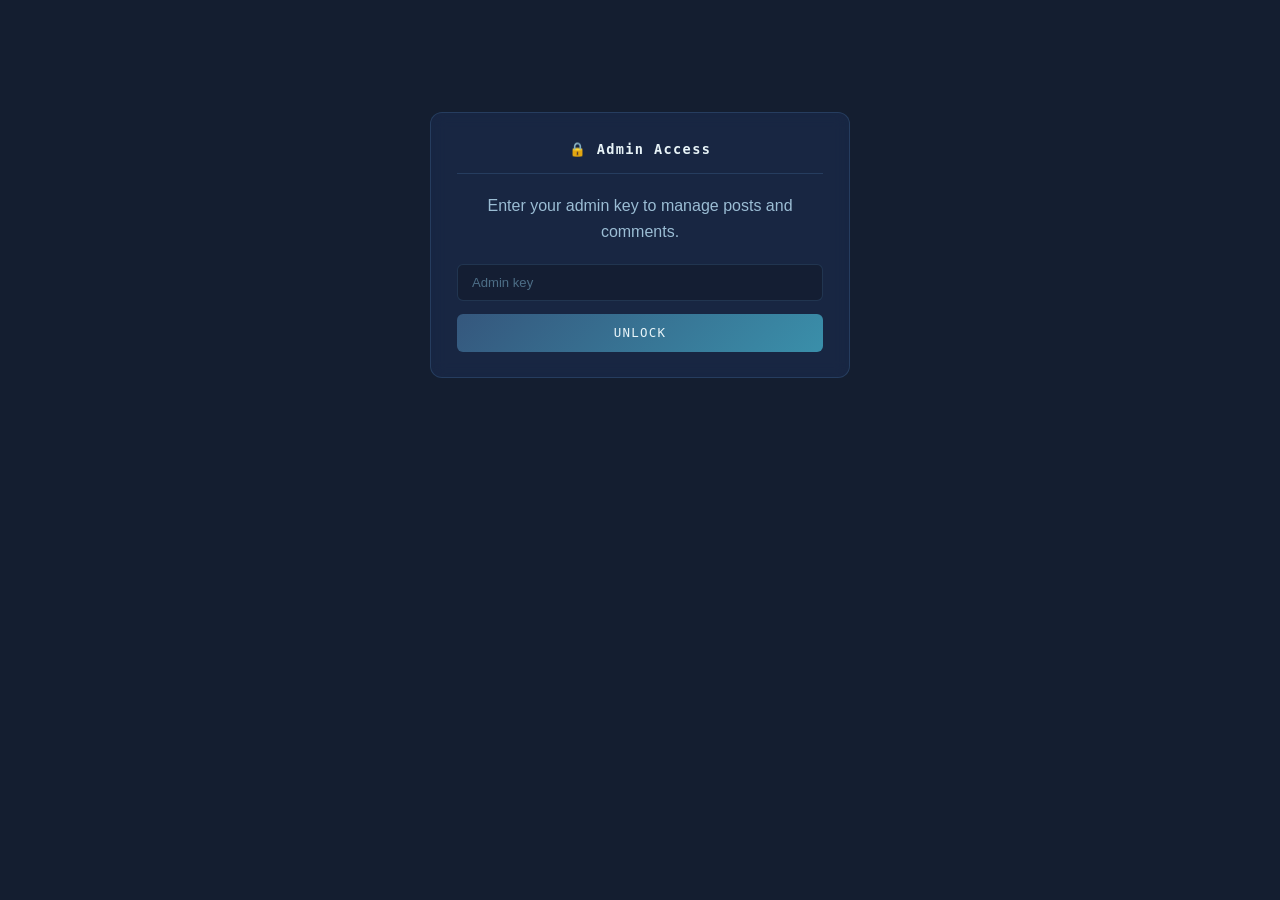
<file: admin.html>
<!DOCTYPE html>
<html lang="en">
<head>
<meta charset="UTF-8"/>
<meta name="viewport" content="width=device-width, initial-scale=1.0"/>
<title>Admin — Moderation</title>
<meta name="robots" content="noindex, nofollow"/>
<link rel="stylesheet" href="style.css"/>
<style>
  body {
    background: var(--navy-deep);
    min-height: 100vh;
    font-family: var(--font-body);
    color: var(--white-pure);
  }
  .admin-wrap { max-width: 760px; margin: 0 auto; padding: 3rem 1.5rem; }
  .admin-gate { max-width: 420px; margin: 4rem auto; text-align: center; }
  .admin-gate p { color: var(--white-dim); }
  .admin-header {
    display: flex;
    justify-content: space-between;
    align-items: center;
    margin-bottom: 2rem;
    flex-wrap: wrap;
    gap: 1rem;
  }
  .admin-header h2 {
    font-family: var(--font-display);
    font-size: 1.6rem;
    color: var(--white-pure);
  }
  .admin-section-title {
    font-family: var(--font-mono);
    font-size: 0.78rem;
    letter-spacing: 0.1em;
    text-transform: uppercase;
    color: var(--cyan-soft);
    margin: 2rem 0 1rem;
  }
  .admin-item { display: flex; justify-content: space-between; align-items: flex-start; gap: 1rem; }
  .admin-item > div:first-child { flex: 1; min-width: 0; }
  .delete-btn {
    background: rgba(239, 68, 68, 0.15);
    border: 1px solid rgba(239, 68, 68, 0.4);
    color: #ef4444;
    font-family: var(--font-mono);
    font-size: 0.7rem;
    padding: 0.45rem 0.9rem;
    border-radius: 6px;
    cursor: pointer;
    white-space: nowrap;
    transition: background 0.2s;
  }
  .delete-btn:hover { background: rgba(239, 68, 68, 0.3); }
  .logout-link {
    font-family: var(--font-mono);
    font-size: 0.72rem;
    color: var(--cyan-soft);
    cursor: pointer;
    text-decoration: underline;
  }
  .logout-link:hover { color: var(--cyan-glow); }
  .empty-state { color: var(--white-ghost); font-family: var(--font-mono); font-size: 0.85rem; }
  .admin-comment-context {
    display: block;
    margin-top: 0.4rem;
    font-family: var(--font-mono);
    font-size: 0.7rem;
    color: var(--white-ghost);
  }
</style>
</head>
<body>

<div class="admin-wrap">

  <!-- GATE -->
  <div id="admin-gate" class="admin-gate comments-panel">
    <h3>🔒 Admin Access</h3>
    <p style="margin-bottom: 1.2rem;">Enter your admin key to manage posts and comments.</p>
    <div class="form-row">
      <input type="password" id="gate-key-input" placeholder="Admin key"/>
    </div>
    <button class="btn-submit" onclick="unlock()">Unlock</button>
  </div>

  <!-- PANEL (hidden until unlocked) -->
  <div id="admin-panel" style="display:none;">
    <div class="admin-header">
      <h2>Moderation</h2>
      <span class="logout-link" onclick="logout()">Log out</span>
    </div>

    <p class="admin-section-title">// posts (<span id="post-count">0</span>)</p>
    <div id="admin-posts-list"></div>

    <p class="admin-section-title">// recent comments (<span id="comment-count">0</span>)</p>
    <div id="admin-comments-list"></div>
  </div>

</div>

<script>
// ⚠️ Keep this in sync with the COMMENTS_API_URL in index.html
const COMMENTS_API_URL = 'https://comments-api2.onrender.com';

function getKey() { return sessionStorage.getItem('admin_key') || ''; }

function escapeHtml(str) {
  const div = document.createElement('div');
  div.textContent = str;
  return div.innerHTML;
}

function formatDate(iso) {
  return new Date(iso).toLocaleDateString('en-US', { month: 'short', day: 'numeric', year: 'numeric' });
}

async function unlock() {
  const key = document.getElementById('gate-key-input').value;
  if (!key) return;
  try {
    // Validation trick: id 0 never exists (ids start at 1), so this call either
    // confirms the key (200) or rejects it (401) without deleting anything real.
    const res = await fetch(`${COMMENTS_API_URL}/api/comments/0`, {
      method: 'DELETE',
      headers: { 'x-admin-key': key },
    });
    if (res.status === 401) {
      alert('Wrong admin key.');
      return;
    }
    sessionStorage.setItem('admin_key', key);
    showPanel();
  } catch (err) {
    console.error(err);
    alert('Could not reach the API. Check your connection and try again.');
  }
}

function logout() {
  sessionStorage.removeItem('admin_key');
  document.getElementById('admin-panel').style.display = 'none';
  document.getElementById('admin-gate').style.display = 'block';
  document.getElementById('gate-key-input').value = '';
}

function showPanel() {
  document.getElementById('admin-gate').style.display = 'none';
  document.getElementById('admin-panel').style.display = 'block';
  loadAdminPosts();
  loadAdminComments();
}

async function loadAdminPosts() {
  const list = document.getElementById('admin-posts-list');
  try {
    const res = await fetch(`${COMMENTS_API_URL}/api/posts`);
    const posts = await res.json();
    document.getElementById('post-count').textContent = posts.length;
    list.innerHTML = '';
    if (posts.length === 0) {
      list.innerHTML = '<p class="empty-state">No posts yet.</p>';
      return;
    }
    posts.forEach(post => {
      const card = document.createElement('div');
      card.className = 'blog-post-card';
      card.innerHTML = `
        <div class="admin-item">
          <div>
            <div class="blog-post-header">
              <div class="blog-category">${escapeHtml(post.category)}</div>
              <h3>${escapeHtml(post.title)}</h3>
            </div>
            <p>${escapeHtml(post.summary)}</p>
            <span class="blog-meta">${formatDate(post.created_at)} · ${post.read_time_minutes} min read · 💬 ${post.comment_count} comments</span>
          </div>
          <button class="delete-btn">Delete</button>
        </div>
      `;
      card.querySelector('.delete-btn').addEventListener('click', () => deletePost(post.id, post.title));
      list.appendChild(card);
    });
  } catch (err) {
    console.error(err);
    list.innerHTML = '<p class="empty-state">Failed to load posts.</p>';
  }
}

async function deletePost(id, title) {
  if (!confirm(`Delete the post "${title}"? This also deletes its comments. This can't be undone.`)) return;
  try {
    const res = await fetch(`${COMMENTS_API_URL}/api/posts/${id}`, {
      method: 'DELETE',
      headers: { 'x-admin-key': getKey() },
    });
    if (!res.ok) throw new Error('Failed');
    loadAdminPosts();
    loadAdminComments();
  } catch (err) {
    console.error(err);
    alert('Failed to delete post.');
  }
}

async function loadAdminComments() {
  const list = document.getElementById('admin-comments-list');
  try {
    const [commentsRes, postsRes] = await Promise.all([
      fetch(`${COMMENTS_API_URL}/api/comments`),
      fetch(`${COMMENTS_API_URL}/api/posts`),
    ]);
    const comments = await commentsRes.json();
    const posts = await postsRes.json();
    const postTitleById = {};
    posts.forEach(p => { postTitleById[p.id] = p.title; });

    document.getElementById('comment-count').textContent = comments.length;
    list.innerHTML = '';
    if (comments.length === 0) {
      list.innerHTML = '<p class="empty-state">No comments yet.</p>';
      return;
    }
    comments.forEach(c => {
      const initials = c.name.split(' ').map(w => w[0]).join('').slice(0, 2).toUpperCase();
      const context = c.post_id
        ? `on "${escapeHtml(postTitleById[c.post_id] || 'a deleted post')}"`
        : '(general comment)';
      const item = document.createElement('div');
      item.className = 'comment-item';
      item.innerHTML = `
        <div class="admin-item">
          <div>
            <div class="comment-author">
              <div class="comment-avatar">${escapeHtml(initials)}</div>
              <span class="comment-name">${escapeHtml(c.name)}</span>
              <span class="comment-date">${formatDate(c.created_at)}</span>
            </div>
            <p class="comment-text">${escapeHtml(c.text)}</p>
            <span class="admin-comment-context">${context}</span>
          </div>
          <button class="delete-btn">Delete</button>
        </div>
      `;
      item.querySelector('.delete-btn').addEventListener('click', () => deleteComment(c.id));
      list.appendChild(item);
    });
  } catch (err) {
    console.error(err);
    list.innerHTML = '<p class="empty-state">Failed to load comments.</p>';
  }
}

async function deleteComment(id) {
  if (!confirm("Delete this comment? This can't be undone.")) return;
  try {
    const res = await fetch(`${COMMENTS_API_URL}/api/comments/${id}`, {
      method: 'DELETE',
      headers: { 'x-admin-key': getKey() },
    });
    if (!res.ok) throw new Error('Failed');
    loadAdminComments();
    loadAdminPosts(); // refresh comment counts shown on post cards
  } catch (err) {
    console.error(err);
    alert('Failed to delete comment.');
  }
}

// Skip the gate if this tab still has a key (cleared automatically when the tab closes)
if (getKey()) {
  showPanel();
}
</script>
<script src="cursor.js"></script>
</body>
</html>
</file>
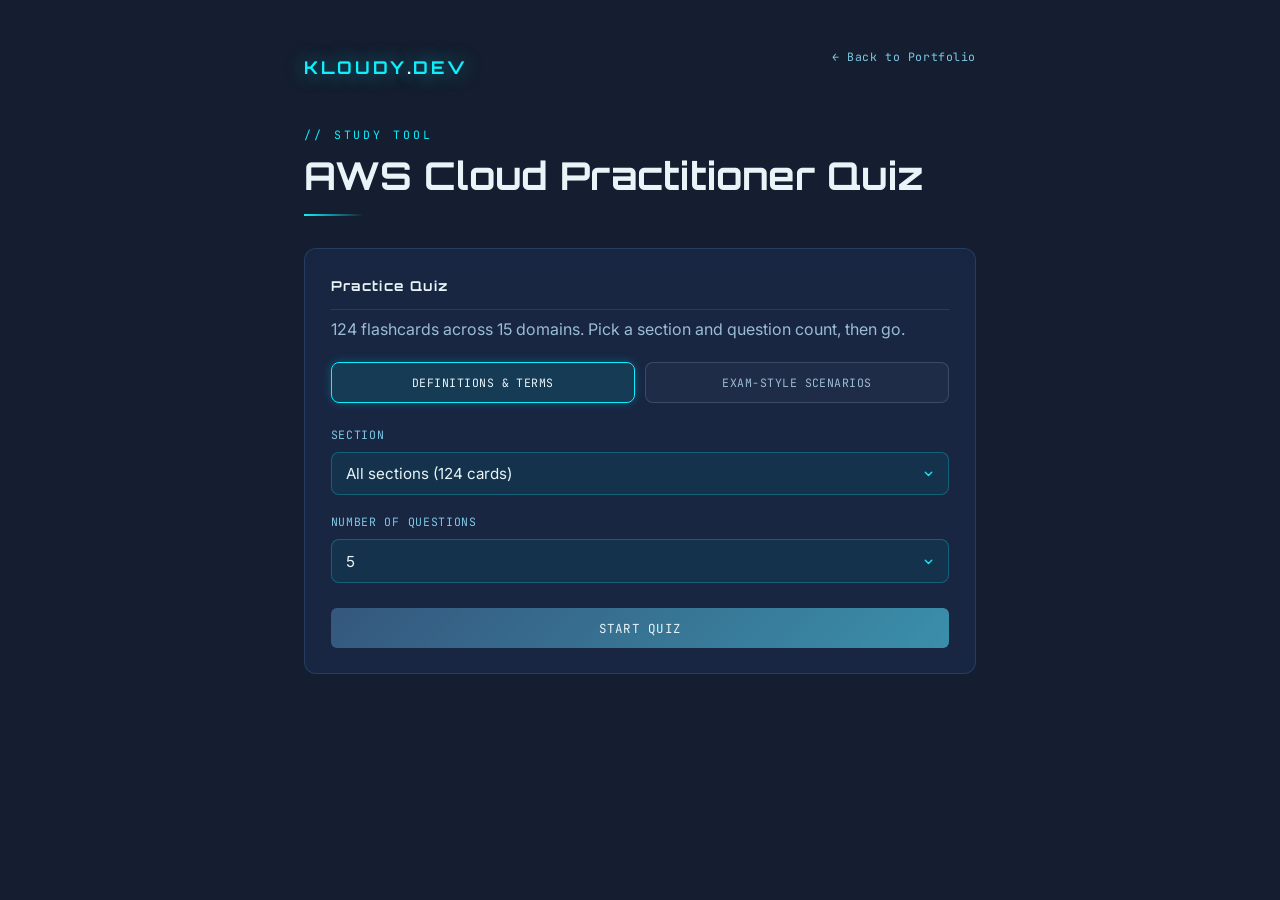
<file: aws-ccp.html>
<!DOCTYPE html>
<html lang="en">
<head>
<meta charset="UTF-8"/>
<meta name="viewport" content="width=device-width, initial-scale=1.0"/>
<title>AWS Cloud Practitioner Quiz — Jontre Gregory</title>
<link rel="preconnect" href="https://fonts.googleapis.com"/>
<link href="https://fonts.googleapis.com/css2?family=Orbitron:wght@400;600;700;900&family=Inter:wght@300;400;500;600&family=JetBrains+Mono:wght@400;500&display=swap" rel="stylesheet"/>
<link rel="stylesheet" href="style.css"/>
<style>
  body {
    background: var(--navy-deep);
    min-height: 100vh;
    font-family: var(--font-body);
    color: var(--white-pure);
  }
  .quiz-wrap { max-width: 720px; margin: 0 auto; padding: 3rem 1.5rem 5rem; }
  .quiz-topbar {
    display: flex;
    justify-content: space-between;
    align-items: center;
    margin-bottom: 2.5rem;
    flex-wrap: wrap;
    gap: 1rem;
  }
  .quiz-topbar .nav-logo { font-size: 1.1rem; }

  .quiz-select-row { margin-bottom: 1.1rem; }
  .quiz-select-row label {
    display: block;
    font-family: var(--font-mono);
    font-size: 0.72rem;
    letter-spacing: 0.06em;
    text-transform: uppercase;
    color: var(--cyan-soft);
    margin-bottom: 0.5rem;
  }
  .quiz-select-row select {
    appearance: none;
    -webkit-appearance: none;
    -moz-appearance: none;
    width: 100%;
    background-color: rgba(15, 240, 252, 0.06);
    background-image: url("data:image/svg+xml;utf8,<svg xmlns='http://www.w3.org/2000/svg' viewBox='0 0 20 20' fill='none' stroke='%230ff0fc' stroke-width='2' stroke-linecap='round' stroke-linejoin='round'><path d='M5 8l5 5 5-5'/></svg>");
    background-repeat: no-repeat;
    background-position: right 0.85rem center;
    background-size: 13px;
    border: 1px solid rgba(15, 240, 252, 0.25);
    color: var(--white-pure);
    font-family: var(--font-body);
    font-size: 0.95rem;
    padding: 0.7rem 2.2rem 0.7rem 0.9rem;
    border-radius: 8px;
    cursor: pointer;
  }
  .quiz-select-row select:focus { outline: none; border-color: var(--cyan-glow); }
  .quiz-select-row select option {
    background-color: var(--navy-deep);
    color: var(--white-pure);
  }

  .quiz-mode-toggle { display: flex; gap: 0.6rem; margin-bottom: 1.4rem; }
  .quiz-mode-btn {
    flex: 1;
    background: rgba(255, 255, 255, 0.03);
    border: 1px solid rgba(255, 255, 255, 0.14);
    color: var(--white-dim);
    font-family: var(--font-mono);
    font-size: 0.72rem;
    letter-spacing: 0.04em;
    text-transform: uppercase;
    padding: 0.75rem 0.5rem;
    border-radius: 8px;
    cursor: pointer;
    transition: border-color 0.15s, background 0.15s, color 0.15s;
  }
  .quiz-mode-btn:hover { border-color: var(--cyan-soft); color: var(--white-pure); }
  .quiz-mode-btn.active {
    background: rgba(15, 240, 252, 0.10);
    border-color: var(--cyan-glow);
    color: var(--white-pure);
    box-shadow: 0 0 10px rgba(15, 240, 252, 0.25);
  }

  .quiz-question-suffix {
    font-family: var(--font-display);
    font-size: 1.05rem;
    font-weight: 600;
    margin: 0.6rem 0 0;
    color: var(--white-pure);
  }
  .quiz-definition {
    font-size: 0.85rem;
    color: var(--white-dim);
    background: rgba(255, 255, 255, 0.03);
    border: 1px solid rgba(255, 255, 255, 0.1);
    border-radius: 8px;
    padding: 0.7rem 0.9rem;
    margin-bottom: 1.1rem;
    display: none;
  }

  #quiz-start-btn { width: 100%; margin-top: 0.5rem; }

  .quiz-progress-row {
    display: flex;
    justify-content: space-between;
    align-items: center;
    font-family: var(--font-mono);
    font-size: 0.75rem;
    color: var(--white-dim);
    margin-bottom: 0.6rem;
  }
  .quiz-progress-track {
    height: 4px;
    background: rgba(255, 255, 255, 0.08);
    border-radius: 2px;
    overflow: hidden;
    margin-bottom: 1.6rem;
  }
  .quiz-progress-fill {
    height: 100%;
    background: var(--cyan-glow);
    box-shadow: 0 0 8px rgba(15, 240, 252, 0.6);
    width: 0%;
    transition: width 0.25s ease;
  }

  .quiz-question-card {
    background: rgba(255, 255, 255, 0.03);
    border: 1px solid rgba(15, 240, 252, 0.18);
    border-radius: 12px;
    padding: 1.5rem;
    margin-bottom: 1.25rem;
  }
  .quiz-question-label {
    font-family: var(--font-mono);
    font-size: 0.72rem;
    letter-spacing: 0.05em;
    text-transform: uppercase;
    color: var(--cyan-soft);
    margin: 0 0 0.7rem;
  }
  .quiz-question-text {
    font-family: var(--font-display);
    font-size: 1.15rem;
    font-weight: 600;
    line-height: 1.5;
    margin: 0;
    color: var(--white-pure);
  }

  .quiz-options { display: flex; flex-direction: column; gap: 0.65rem; margin-bottom: 1.1rem; }
  .quiz-option {
    text-align: left;
    width: 100%;
    background: rgba(255, 255, 255, 0.02);
    border: 1px solid rgba(255, 255, 255, 0.12);
    color: var(--white-pure);
    font-family: var(--font-body);
    font-size: 0.92rem;
    line-height: 1.4;
    padding: 0.85rem 1.05rem;
    border-radius: 8px;
    cursor: pointer;
    transition: border-color 0.15s, background 0.15s;
  }
  .quiz-option:hover:not(:disabled) {
    border-color: var(--cyan-soft);
    background: rgba(15, 240, 252, 0.06);
  }
  .quiz-option:disabled { cursor: default; }
  .quiz-option.correct {
    background: rgba(34, 197, 94, 0.12);
    border-color: rgba(34, 197, 94, 0.5);
  }
  .quiz-option.incorrect {
    background: rgba(239, 68, 68, 0.12);
    border-color: rgba(239, 68, 68, 0.5);
  }

  .quiz-feedback { min-height: 1.3rem; font-family: var(--font-mono); font-size: 0.82rem; margin-bottom: 1.1rem; }
  .quiz-feedback.correct { color: #22c55e; }
  .quiz-feedback.incorrect { color: #ef4444; }

  #quiz-next-btn { width: 100%; display: none; }

  .quiz-results-stats {
    display: grid;
    grid-template-columns: 1fr 1fr;
    gap: 1rem;
    margin-bottom: 2rem;
  }
  .quiz-results-stats .stat-box { text-align: center; }

  .quiz-review-title {
    font-family: var(--font-mono);
    font-size: 0.78rem;
    letter-spacing: 0.1em;
    text-transform: uppercase;
    color: var(--cyan-soft);
    margin: 0 0 1rem;
  }
  .quiz-review-item {
    border: 1px solid rgba(255, 255, 255, 0.1);
    border-radius: 8px;
    padding: 0.8rem 1rem;
    margin-bottom: 0.65rem;
  }
  .quiz-review-section {
    display: block;
    font-family: var(--font-mono);
    font-size: 0.68rem;
    text-transform: uppercase;
    letter-spacing: 0.05em;
    color: var(--white-ghost);
    margin-bottom: 0.3rem;
  }
  .quiz-review-prompt { font-size: 0.92rem; color: var(--white-pure); margin: 0 0 0.4rem; }
  .quiz-review-given { font-size: 0.82rem; color: #ef4444; margin: 0 0 0.15rem; }
  .quiz-review-correct { font-size: 0.82rem; color: #22c55e; margin: 0; }

  #quiz-review-btn { width: 100%; margin-top: 0.5rem; }
  #quiz-restart-btn { width: 100%; margin-top: 0.5rem; }
</style>
</head>
<body>

<div class="quiz-wrap">

  <div class="quiz-topbar">
    <a href="index.html" class="nav-logo">KLOUDY<span>.</span>DEV</a>
    <a href="index.html" class="back-link">&larr; Back to Portfolio</a>
  </div>

  <p class="section-label">// study tool</p>
  <h2 class="section-title">AWS Cloud Practitioner Quiz</h2>
  <div class="section-line" style="margin-bottom: 2rem;"></div>

  <div id="quiz-setup" class="comments-panel">
    <h3 style="margin-bottom: 0.4rem;">Practice Quiz</h3>
    <p id="quiz-mode-desc" style="color: var(--white-dim); margin-bottom: 1.25rem;"></p>

    <div class="quiz-mode-toggle">
      <button type="button" class="quiz-mode-btn active" id="mode-def-btn">Definitions &amp; Terms</button>
      <button type="button" class="quiz-mode-btn" id="mode-exam-btn">Exam-Style Scenarios</button>
    </div>

    <div class="quiz-select-row">
      <label for="quiz-section-select">Section</label>
      <select id="quiz-section-select"></select>
    </div>
    <div class="quiz-select-row">
      <label for="quiz-count-select">Number of questions</label>
      <select id="quiz-count-select"></select>
    </div>
    <button class="btn-submit" id="quiz-start-btn">Start Quiz</button>
  </div>

  <div id="quiz-active" style="display:none;">
    <div class="quiz-progress-row">
      <span id="quiz-progress-text"></span>
      <span id="quiz-score-text"></span>
    </div>
    <div class="quiz-progress-track"><div class="quiz-progress-fill" id="quiz-progress-fill"></div></div>

    <div class="quiz-question-card">
      <p class="quiz-question-label" id="quiz-question-label"></p>
      <p class="quiz-question-text" id="quiz-question-text"></p>
      <p class="quiz-question-suffix" id="quiz-question-suffix" style="display:none;"></p>
    </div>

    <div class="quiz-options" id="quiz-options"></div>
    <div class="quiz-feedback" id="quiz-feedback"></div>
    <div class="quiz-definition" id="quiz-definition"></div>
    <button class="btn-submit" id="quiz-next-btn">Next Question &rarr;</button>
  </div>

  <div id="quiz-results" style="display:none;">
    <div class="quiz-results-stats">
      <div class="stat-box">
        <div class="stat-number" id="quiz-final-score">0/0</div>
        <div class="stat-label">Score</div>
      </div>
      <div class="stat-box">
        <div class="stat-number" id="quiz-final-pct">0%</div>
        <div class="stat-label">Accuracy</div>
      </div>
    </div>

    <p class="quiz-review-title">// review missed questions</p>
    <div id="quiz-review-list"></div>

    <button class="btn-submit" id="quiz-review-btn" style="display:none;">Review What You Missed</button>
    <button class="btn-submit" id="quiz-restart-btn">Try Again</button>
  </div>

</div>

<script>
const CARDS_DEF = [{"s": "Compute Suite", "f": "Auto Scaling", "b": "Automatically adjusts EC2 capacity. Benefit/Use: Cost efficiency"}, {"s": "Compute Suite", "f": "EC2", "b": "Elastic Compute Cloud virtual machines. Benefit/Use: Virtual servers"}, {"s": "Compute Suite", "f": "ECS", "b": "Managed container service. Benefit/Use: Container orchestration"}, {"s": "Compute Suite", "f": "EKS", "b": "Managed Kubernetes service. Benefit/Use: Container orchestration"}, {"s": "Compute Suite", "f": "Elastic Beanstalk", "b": "Platform as a service for web apps. Benefit/Use: Simplified deployment"}, {"s": "Compute Suite", "f": "Fargate", "b": "Serverless compute for containers. Benefit/Use: Container management without servers"}, {"s": "Compute Suite", "f": "Lambda", "b": "Run code without managing servers. Benefit/Use: Serverless"}, {"s": "Compute Suite", "f": "Lightsail", "b": "Simple virtual server service. Benefit/Use: Easy VM deployment"}, {"s": "Storage Options", "f": "Block Storage", "b": "Service that provides block-level storage volumes for use with virtual machines. Benefit/Use: High-performance storage"}, {"s": "Storage Options", "f": "EBS", "b": "Persistent EC2 storage. Benefit/Use: Block storage"}, {"s": "Storage Options", "f": "EFS", "b": "Elastic shared file storage. Benefit/Use: Shared storage"}, {"s": "Storage Options", "f": "FSx", "b": "Managed Windows file system. Benefit/Use: Shared storage"}, {"s": "Storage Options", "f": "File Storage", "b": "Service that provides file-level storage accessible over a network. Benefit/Use: Shared file access"}, {"s": "Storage Options", "f": "Glacier", "b": "Low-cost archival storage. Benefit/Use: Archive"}, {"s": "Storage Options", "f": "Object Storage", "b": "Service that stores data as objects with metadata and unique identifiers. Benefit/Use: Scalable and durable storage"}, {"s": "Storage Options", "f": "S3", "b": "Highly durable object storage service. Benefit/Use: Object storage"}, {"s": "Storage Options", "f": "S3 Infrequent Access (IA)", "b": "Storage class for long-lived but infrequently accessed data. Benefit/Use: Cost savings for long-term storage"}, {"s": "Storage Options", "f": "S3 Intelligent-Tiering", "b": "Storage class that automatically moves data between two access tiers based on changing access patterns. Benefit/Use: Cost optimization"}, {"s": "Storage Options", "f": "S3 Standard", "b": "Default storage class for frequently accessed data. Benefit/Use: General-purpose storage"}, {"s": "Storage Options", "f": "S3 Standard-IA", "b": "Storage class for infrequently accessed data with rapid access when needed. Benefit/Use: Cost savings for infrequent access"}, {"s": "Database Family", "f": "Aurora", "b": "High-performance relational database. Benefit/Use: Managed SQL"}, {"s": "Database Family", "f": "DynamoDB", "b": "Managed NoSQL database. Benefit/Use: NoSQL"}, {"s": "Database Family", "f": "RDS", "b": "Managed relational database. Benefit/Use: Managed SQL"}, {"s": "Database Family", "f": "Read Replicas", "b": "Read-only copies of a database. Benefit/Use: Read scalability"}, {"s": "Database Family", "f": "Redshift", "b": "Managed data warehouse. Benefit/Use: Analytics"}, {"s": "Networking Tools", "f": "AWS VPN", "b": "Securely connect on-premises networks to AWS. Benefit/Use: Private connectivity"}, {"s": "Networking Tools", "f": "CloudFront", "b": "Content delivery network. Benefit/Use: Low latency content delivery"}, {"s": "Networking Tools", "f": "Direct Connect", "b": "Dedicated network connection to AWS. Benefit/Use: Private connectivity"}, {"s": "Networking Tools", "f": "ELB", "b": "Distributes traffic across instances. Benefit/Use: Load balancing"}, {"s": "Networking Tools", "f": "Internet Gateway", "b": "Connects VPC to the internet. Benefit/Use: Internet access"}, {"s": "Networking Tools", "f": "NACL", "b": "Stateless subnet firewall. Benefit/Use: Subnet firewall"}, {"s": "Networking Tools", "f": "NAT Gateway", "b": "Outbound internet for private subnets. Benefit/Use: Private outbound internet"}, {"s": "Networking Tools", "f": "Private Subnet", "b": "A subnet that is not connected to the internet and hosts resources that are not directly accessible from the internet. Benefit/Use: Secure internal resources"}, {"s": "Networking Tools", "f": "Public Subnet", "b": "A subnet that is connected to the internet and can host resources accessible from the internet. Benefit/Use: Internet-facing resources"}, {"s": "Networking Tools", "f": "Route 53", "b": "Managed DNS service. Benefit/Use: Domain management"}, {"s": "Networking Tools", "f": "Route Table", "b": "Controls VPC traffic paths. Benefit/Use: Traffic routing"}, {"s": "Networking Tools", "f": "Security Group", "b": "Stateful virtual firewall. Benefit/Use: Instance firewall"}, {"s": "Networking Tools", "f": "VPC", "b": "Private virtual network. Benefit/Use: Network isolation"}, {"s": "Security Services", "f": "AWS Audit Manager", "b": "Service that helps you continuously audit your AWS usage to simplify compliance. Benefit/Use: Compliance management"}, {"s": "Security Services", "f": "AWS Certificate Manager", "b": "Service for provisioning, managing, and deploying SSL/TLS certificates. Benefit/Use: Secure communication"}, {"s": "Security Services", "f": "AWS Inspector", "b": "Automated security assessment service. Benefit/Use: Vulnerability management"}, {"s": "Security Services", "f": "AWS Security Hub", "b": "Centralized security and compliance service. Benefit/Use: Security posture management"}, {"s": "Security Services", "f": "Amazon Cognito Identity Pools", "b": "Provides temporary AWS credentials to access AWS services. Benefit/Use: User authentication and authorization"}, {"s": "Security Services", "f": "Cognito", "b": "User authentication and management. Benefit/Use: User identity"}, {"s": "Security Services", "f": "Guard Duty", "b": "Threat detection service. Benefit/Use: Security monitoring"}, {"s": "Security Services", "f": "IAM", "b": "Manage identities and permissions. Benefit/Use: Access control"}, {"s": "Security Services", "f": "IAM Group", "b": "A collection of IAM users. Benefit/Use: Simplified permission management"}, {"s": "Security Services", "f": "IAM Policy", "b": "A document that defines permissions for an IAM user, group, or role. Benefit/Use: Access control"}, {"s": "Security Services", "f": "IAM Role", "b": "A set of permissions that define what actions are allowed and denied by an entity in AWS. Benefit/Use: Temporary access management"}, {"s": "Security Services", "f": "IAM User", "b": "An entity that you create in AWS to represent the person or application that uses it to interact with AWS. Benefit/Use: Access management"}, {"s": "Security Services", "f": "KMS", "b": "Managed encryption keys. Benefit/Use: Data protection"}, {"s": "Security Services", "f": "Secret Manager", "b": "Managed secrets storage. Benefit/Use: Secure secret management"}, {"s": "Security Services", "f": "Shield", "b": "DDoS protection service. Benefit/Use: DDoS mitigation"}, {"s": "Security Services", "f": "WAF", "b": "Web application firewall. Benefit/Use: Application security"}, {"s": "Analytics Stack", "f": "Athena", "b": "Query data in S3 using SQL. Benefit/Use: Serverless analytics"}, {"s": "Analytics Stack", "f": "EMR", "b": "Managed Hadoop and Spark service. Benefit/Use: Big data processing"}, {"s": "Analytics Stack", "f": "ETL", "b": "Extract, Transform, Load process for data. Benefit/Use: Data integration"}, {"s": "Analytics Stack", "f": "Glue", "b": "Managed ETL service. Benefit/Use: Data transformation"}, {"s": "Analytics Stack", "f": "Quicksight", "b": "Managed business intelligence service. Benefit/Use: Data visualization"}, {"s": "Management Layer", "f": "CloudFormation", "b": "Infrastructure as code service. Benefit/Use: Automated provisioning"}, {"s": "Management Layer", "f": "CloudTrail", "b": "Records AWS API activity and console actions. Benefit/Use: Auditing"}, {"s": "Management Layer", "f": "CloudWatch", "b": "Metrics, logs, alarms, events. Benefit/Use: Monitoring"}, {"s": "Management Layer", "f": "Config Service", "b": "Tracks AWS resource configurations. Benefit/Use: Configuration management"}, {"s": "Management Layer", "f": "License Manager", "b": "Manage software licenses in AWS. Benefit/Use: License compliance"}, {"s": "Management Layer", "f": "Management Console", "b": "Web-based interface for AWS services. Benefit/Use: Service management"}, {"s": "Management Layer", "f": "Management Tools Suite", "b": "Collection of tools for managing AWS resources. Benefit/Use: Resource management"}, {"s": "Management Layer", "f": "Monitoring and Logging", "b": "Collect and analyze logs and metrics. Benefit/Use: Operational insights"}, {"s": "Management Layer", "f": "OpsCenter Console", "b": "Centralized operations management. Benefit/Use: Incident management"}, {"s": "Management Layer", "f": "Service Catalog", "b": "Create and manage approved AWS resources. Benefit/Use: Resource standardization"}, {"s": "Management Layer", "f": "Systems Manager", "b": "Centralized management of AWS resources. Benefit/Use: Operational efficiency"}, {"s": "DevOps Toolkit", "f": "CodeArtifact", "b": "Managed artifact repository. Benefit/Use: Dependency management"}, {"s": "DevOps Toolkit", "f": "CodeBuild", "b": "Build and test code. Benefit/Use: Continuous integration"}, {"s": "DevOps Toolkit", "f": "CodeCommit", "b": "Source control service. Benefit/Use: Version control"}, {"s": "DevOps Toolkit", "f": "CodeDeploy", "b": "Automated code deployment. Benefit/Use: Continuous delivery"}, {"s": "DevOps Toolkit", "f": "CodePipeline", "b": "Automated release pipeline. Benefit/Use: Continuous delivery"}, {"s": "DevOps Toolkit", "f": "Evidently Service", "b": "Feature flagging and experimentation service. Benefit/Use: Controlled feature rollout"}, {"s": "Unified Ecosystem", "f": "Billing and Cost Management", "b": "Track and manage AWS costs. Benefit/Use: Cost optimization"}, {"s": "Unified Ecosystem", "f": "Integrated logging", "b": "Centralized logging for AWS services. Benefit/Use: Log management"}, {"s": "Application Integration", "f": "SNS", "b": "Managed pub/sub messaging service. Benefit/Use: Event-driven architecture"}, {"s": "Application Integration", "f": "SQS", "b": "Managed message queue service. Benefit/Use: Decoupling"}, {"s": "Governance & Compliance", "f": "Amazon Artifact Compliance Reports", "b": "Provides on-demand access to AWS compliance reports. Benefit/Use: Compliance documentation"}, {"s": "Governance & Compliance", "f": "Compliance", "b": "Adherence to regulatory standards. Benefit/Use: Regulatory compliance"}, {"s": "Governance & Compliance", "f": "Control Tower", "b": "Automated multi-account setup and governance. Benefit/Use: An easy way to establish a landing zone that implements an AWS well-architected multi-account environment and applies the AWS best practices"}, {"s": "Governance & Compliance", "f": "Disaster Recovery", "b": "Strategies to recover from failures. Benefit/Use: Business continuity"}, {"s": "Governance & Compliance", "f": "Elastic DR", "b": "Automated disaster recovery service. Benefit/Use: Rapid recovery"}, {"s": "Governance & Compliance", "f": "Global Certifications", "b": "Certifications for global compliance. Benefit/Use: International regulatory adherence"}, {"s": "Governance & Compliance", "f": "Governance", "b": "Policies and controls for managing AWS resources. Benefit/Use: Resource management"}, {"s": "Governance & Compliance", "f": "Organizations", "b": "Centralized account management. Benefit/Use: Multi-account management"}, {"s": "Governance & Compliance", "f": "Trusted Advisor", "b": "Provides best practice recommendations. Benefit/Use: Cost optimization and security"}, {"s": "Governance & Compliance", "f": "Well-Architected Framework", "b": "Guidelines for building secure, high-performing, resilient, and efficient infrastructure. Benefit/Use: Best practices"}, {"s": "Support & Procurement", "f": "AWS Support Plans", "b": "Various support tiers for AWS customers. Benefit/Use: Technical support"}, {"s": "Support & Procurement", "f": "BYOL", "b": "Bring Your Own License. Benefit/Use: Cost savings"}, {"s": "Support & Procurement", "f": "Marketplace", "b": "Third-party software and services. Benefit/Use: Software procurement"}, {"s": "Pricing & Purchasing Options", "f": "AWS Pricing Calculator", "b": "Tool to estimate AWS costs based on usage. Benefit/Use: Cost estimation"}, {"s": "Pricing & Purchasing Options", "f": "CapEx", "b": "Capital expenditure for physical infrastructure. Benefit/Use: Long-term investment"}, {"s": "Pricing & Purchasing Options", "f": "Dedicated Instance", "b": "EC2 instance that runs on hardware dedicated to a single customer. Benefit/Use: Isolation and compliance"}, {"s": "Pricing & Purchasing Options", "f": "On-Demand Instance", "b": "EC2 instance that can be launched and terminated at any time without long-term commitment. Benefit/Use: Flexibility for variable workloads"}, {"s": "Pricing & Purchasing Options", "f": "OpEx", "b": "Operational expenditure for cloud services. Benefit/Use: Pay-as-you-go model"}, {"s": "Pricing & Purchasing Options", "f": "Reserved Instance", "b": "EC2 instance purchased for a fixed term at a discounted rate. Benefit/Use: Cost savings for predictable workloads"}, {"s": "Pricing & Purchasing Options", "f": "Spot Instance", "b": "Unused EC2 capacity available at a discount. Benefit/Use: Cost savings"}, {"s": "Service & Deployment Models", "f": "Amazon EC2", "b": "Relative to IaaS"}, {"s": "Service & Deployment Models", "f": "Amazon RDS", "b": "Relative to PaaS"}, {"s": "Service & Deployment Models", "f": "Amazon Workspaces", "b": "Relative to SaaS"}, {"s": "Service & Deployment Models", "f": "Cloud Migration", "b": "Process of moving applications, data, and workloads to the cloud. Benefit/Use: Modernization and scalability"}, {"s": "Service & Deployment Models", "f": "Hybrid Cloud", "b": "Combination of public and private cloud services. Benefit/Use: Flexibility and scalability"}, {"s": "Service & Deployment Models", "f": "IaaS", "b": "Infrastructure as a Service. Benefit/Use: Virtualized computing resources"}, {"s": "Service & Deployment Models", "f": "Infrastructure as Code", "b": "Managing and provisioning infrastructure through code. Benefit/Use: Automation and consistency"}, {"s": "Service & Deployment Models", "f": "Infrastructure as a Service (IaaS)", "b": "Cloud computing model providing virtualized computing resources over the internet. Benefit/Use: Flexibility and scalability"}, {"s": "Service & Deployment Models", "f": "Multi-Cloud", "b": "Using multiple cloud providers for services. Benefit/Use: Avoid vendor lock-in"}, {"s": "Service & Deployment Models", "f": "PaaS", "b": "Platform as a Service. Benefit/Use: Application development platform"}, {"s": "Service & Deployment Models", "f": "Platform as a Service (PaaS)", "b": "Cloud computing model providing a platform allowing customers to develop, run, and manage applications without the complexity of building and maintaining the infrastructure. Benefit/Use: Simplified application development"}, {"s": "Service & Deployment Models", "f": "Private Cloud", "b": "Cloud services dedicated to a single organization. Benefit/Use: Enhanced security and control"}, {"s": "Service & Deployment Models", "f": "Public Cloud", "b": "Cloud services available to the general public. Benefit/Use: Broad accessibility"}, {"s": "Service & Deployment Models", "f": "SaaS", "b": "Software as a Service. Benefit/Use: Cloud-based software applications"}, {"s": "Service & Deployment Models", "f": "Software as a Service (SaaS)", "b": "Cloud computing model providing software applications over the internet on a subscription basis. Benefit/Use: Accessibility and cost-effectiveness"}, {"s": "Cloud Concepts & Fundamentals", "f": "Availability Zone", "b": "Independent datacenter within a region. Benefit/Use: High availability"}, {"s": "Cloud Concepts & Fundamentals", "f": "Cloud Computing", "b": "Deliver computing services over the internet. Benefit/Use: On-demand IT resources"}, {"s": "Cloud Concepts & Fundamentals", "f": "Edge Location", "b": "Content delivery location used by CloudFront. Benefit/Use: Low latency"}, {"s": "Cloud Concepts & Fundamentals", "f": "Elasticity", "b": "Automatically adjusts resources to workload. Benefit/Use: Cost efficiency"}, {"s": "Cloud Concepts & Fundamentals", "f": "Fault Tolerance", "b": "System continues operating despite failures. Benefit/Use: Reliability"}, {"s": "Cloud Concepts & Fundamentals", "f": "High Availability", "b": "Redundancy to minimize downtime. Benefit/Use: Uptime"}, {"s": "Cloud Concepts & Fundamentals", "f": "Region", "b": "Physical geographic area containing multiple Availability Zones. Benefit/Use: Geographic isolation"}, {"s": "Cloud Concepts & Fundamentals", "f": "Scalability", "b": "Increase or decrease resources as demand changes. Benefit/Use: Handle growth"}, {"s": "Cloud Concepts & Fundamentals", "f": "Shared Responsibility Model", "b": "AWS secures the cloud; customers secure what they deploy in it. Benefit/Use: Security clarity"}];

const CARDS_EXAM = [{"s": "Compute Suite", "f": "Auto Scaling", "b": "Automatically adjusts EC2 capacity. Benefit/Use: Cost efficiency", "q": "A company wants the number of EC2 instances behind its application to automatically increase during traffic spikes and decrease afterward to control cost."}, {"s": "Compute Suite", "f": "EC2", "b": "Elastic Compute Cloud virtual machines. Benefit/Use: Virtual servers", "q": "A company needs resizable virtual servers in the cloud where it retains full control over the operating system and installed software."}, {"s": "Compute Suite", "f": "ECS", "b": "Managed container service. Benefit/Use: Container orchestration", "q": "A company wants to run and orchestrate Docker containers on AWS using a proprietary container orchestration service tightly integrated with other AWS services."}, {"s": "Compute Suite", "f": "EKS", "b": "Managed Kubernetes service. Benefit/Use: Container orchestration", "q": "A company already running containerized applications with Kubernetes wants a managed control plane so it doesn't have to install and operate its own clusters."}, {"s": "Compute Suite", "f": "Elastic Beanstalk", "b": "Platform as a service for web apps. Benefit/Use: Simplified deployment", "q": "A developer wants to upload application code and have AWS automatically handle deployment details, including capacity provisioning, load balancing, and scaling."}, {"s": "Compute Suite", "f": "Fargate", "b": "Serverless compute for containers. Benefit/Use: Container management without servers", "q": "A company wants to run containers without provisioning or managing the underlying EC2 instances or clusters at all."}, {"s": "Compute Suite", "f": "Lambda", "b": "Run code without managing servers. Benefit/Use: Serverless", "q": "A developer wants to run short-lived backend code in response to events without provisioning or managing any servers, paying only for the compute time consumed."}, {"s": "Compute Suite", "f": "Lightsail", "b": "Simple virtual server service. Benefit/Use: Easy VM deployment", "q": "A small business owner with no cloud experience wants to quickly launch a simple virtual private server with a predictable, bundled monthly price."}, {"s": "Storage Options", "f": "Block Storage", "b": "Service that provides block-level storage volumes for use with virtual machines. Benefit/Use: High-performance storage", "q": "A database application requires low-latency, raw storage volumes that behave like a locally attached disk, which it can format with its own file system."}, {"s": "Storage Options", "f": "EBS", "b": "Persistent EC2 storage. Benefit/Use: Block storage", "q": "An EC2 instance needs persistent block-level storage that remains available even after the instance is stopped, similar to an external hard drive."}, {"s": "Storage Options", "f": "EBS Snapshot", "b": "Point-in-time backup of an EBS volume. Benefit/Use: Data protection and recovery", "q": "Before making a risky change to a server, an administrator wants to take a point-in-time backup of its attached storage volume, stored durably in S3."}, {"s": "Storage Options", "f": "EBS Volume", "b": "Block storage device that can be attached to an EC2 instance. Benefit/Use: Persistent storage", "q": "An EC2 instance needs an attachable block storage device to install and run its operating system and applications."}, {"s": "Storage Options", "f": "EFS", "b": "Elastic shared file storage. Benefit/Use: Shared storage", "q": "Multiple EC2 instances across different Availability Zones need to simultaneously read and write to the same shared file system."}, {"s": "Storage Options", "f": "FSx", "b": "Managed Windows file system. Benefit/Use: Shared storage", "q": "A company migrating Windows-based applications to AWS needs a fully managed native Windows file system that supports the SMB protocol."}, {"s": "Storage Options", "f": "File Storage", "b": "Service that provides file-level storage accessible over a network. Benefit/Use: Shared file access", "q": "An application needs to read and write data using a familiar folder and file-path structure that can be mounted and shared across multiple servers over a network."}, {"s": "Storage Options", "f": "Glacier", "b": "Low-cost archival storage. Benefit/Use: Archive", "q": "A company needs to retain compliance records for seven years and rarely accesses them, so it wants the lowest possible cost for long-term archival storage."}, {"s": "Storage Options", "f": "Object Storage", "b": "Service that stores data as objects with metadata and unique identifiers. Benefit/Use: Scalable and durable storage", "q": "A company needs to store billions of files of any type, each with associated metadata and a unique identifier, accessible through a simple API rather than a file system."}, {"s": "Storage Options", "f": "S3", "b": "Highly durable object storage service. Benefit/Use: Object storage", "q": "A company needs a highly durable place to store and retrieve any amount of unstructured data, such as images and backups, over the internet."}, {"s": "Storage Options", "f": "S3 Infrequent Access (IA)", "b": "Storage class for long-lived but infrequently accessed data. Benefit/Use: Cost savings for long-term storage", "q": "A company has data that must be retained long-term and is rarely accessed, but still occasionally needs rapid access, at a price below the default general-purpose tier."}, {"s": "Storage Options", "f": "S3 Intelligent-Tiering", "b": "Storage class that automatically moves data between two access tiers based on changing access patterns. Benefit/Use: Cost optimization", "q": "A company has data with access patterns that are unpredictable and constantly changing, and wants S3 to automatically move objects between cost tiers for them."}, {"s": "Storage Options", "f": "S3 Standard", "b": "Default storage class for frequently accessed data. Benefit/Use: General-purpose storage", "q": "A company stores frequently accessed website assets in S3 and needs the default, general-purpose storage class designed for that access pattern."}, {"s": "Storage Options", "f": "S3 Standard-IA", "b": "Storage class for infrequently accessed data with rapid access when needed. Benefit/Use: Cost savings for infrequent access", "q": "A company has data it accesses only about once a month but needs to retrieve it quickly, in milliseconds, at a lower storage price than the default tier."}, {"s": "Database Family", "f": "Aurora", "b": "High-performance relational database. Benefit/Use: Managed SQL", "q": "A company wants a MySQL- and PostgreSQL-compatible relational database with significantly higher throughput than standard versions of those engines, without managing the database software."}, {"s": "Database Family", "f": "DynamoDB", "b": "Managed NoSQL database. Benefit/Use: NoSQL", "q": "A mobile gaming company needs a fully managed, key-value NoSQL database that delivers consistent, single-digit-millisecond performance at any scale."}, {"s": "Database Family", "f": "RDS", "b": "Managed relational database. Benefit/Use: Managed SQL", "q": "A company wants a managed relational database where AWS handles routine tasks like patching, backups, and hardware provisioning."}, {"s": "Database Family", "f": "Read Replicas", "b": "Read-only copies of a database. Benefit/Use: Read scalability", "q": "A company's relational database is under heavy read traffic, and it wants to offload read queries to additional copies of the database to improve performance."}, {"s": "Database Family", "f": "Redshift", "b": "Managed data warehouse. Benefit/Use: Analytics", "q": "A company wants to run complex analytical SQL queries against petabytes of structured data collected from across the business for reporting."}, {"s": "Networking Tools", "f": "AWS VPN", "b": "Securely connect on-premises networks to AWS. Benefit/Use: Private connectivity", "q": "A branch office needs an encrypted connection over the public internet to a company's VPC, without the cost or lead time of a dedicated physical line."}, {"s": "Networking Tools", "f": "CloudFront", "b": "Content delivery network. Benefit/Use: Low latency content delivery", "q": "A company wants to deliver its website's static content to users around the world with low latency by caching copies at locations near its end users."}, {"s": "Networking Tools", "f": "Direct Connect", "b": "Dedicated network connection to AWS. Benefit/Use: Private connectivity", "q": "A company wants a dedicated, private network connection from its data center to AWS that bypasses the public internet for more consistent performance."}, {"s": "Networking Tools", "f": "ELB", "b": "Distributes traffic across instances. Benefit/Use: Load balancing", "q": "A company wants incoming application traffic automatically spread across multiple EC2 instances in different Availability Zones to improve fault tolerance."}, {"s": "Networking Tools", "f": "Internet Gateway", "b": "Connects VPC to the internet. Benefit/Use: Internet access", "q": "A company needs to attach a component to its VPC that allows resources in public subnets to communicate with the internet."}, {"s": "Networking Tools", "f": "NACL", "b": "Stateless subnet firewall. Benefit/Use: Subnet firewall", "q": "A company wants an extra layer of network security at the subnet level that evaluates inbound and outbound rules independently, since it does not automatically allow return traffic."}, {"s": "Networking Tools", "f": "NAT Gateway", "b": "Outbound internet for private subnets. Benefit/Use: Private outbound internet", "q": "A company has EC2 instances in a private subnet that need to reach the internet for software updates but must remain unreachable from the internet."}, {"s": "Networking Tools", "f": "Private Subnet", "b": "A subnet that is not connected to the internet and hosts resources that are not directly accessible from the internet. Benefit/Use: Secure internal resources", "q": "A company wants to place its database servers in a section of its VPC that has no direct route to the internet, isolating them from inbound internet traffic."}, {"s": "Networking Tools", "f": "Public Subnet", "b": "A subnet that is connected to the internet and can host resources accessible from the internet. Benefit/Use: Internet-facing resources", "q": "A company wants to place its web servers in a section of its VPC that has a route to an internet gateway so the servers can be reached directly from the internet."}, {"s": "Networking Tools", "f": "Route 53", "b": "Managed DNS service. Benefit/Use: Domain management", "q": "A company needs a highly available service to register domain names and route end-user requests to the correct AWS or on-premises resources."}, {"s": "Networking Tools", "f": "Route Table", "b": "Controls VPC traffic paths. Benefit/Use: Traffic routing", "q": "A network administrator needs to define where network traffic from a subnet is directed, such as to an internet gateway or a peering connection."}, {"s": "Networking Tools", "f": "Security Group", "b": "Stateful virtual firewall. Benefit/Use: Instance firewall", "q": "A company needs a firewall that operates at the instance level and automatically allows return traffic for any connection it has already approved."}, {"s": "Networking Tools", "f": "VPC", "b": "Private virtual network. Benefit/Use: Network isolation", "q": "A company wants to launch AWS resources into a logically isolated section of the cloud that it fully controls, including its own IP address range and subnets."}, {"s": "Security Services", "f": "AWS Audit Manager", "b": "Service that helps you continuously audit your AWS usage to simplify compliance. Benefit/Use: Compliance management", "q": "A compliance team wants to continuously collect evidence of how its AWS usage aligns with a specific regulatory framework, to simplify audit preparation."}, {"s": "Security Services", "f": "AWS Certificate Manager", "b": "Service for provisioning, managing, and deploying SSL/TLS certificates. Benefit/Use: Secure communication", "q": "A company running an HTTPS website on AWS wants to provision and automatically renew the SSL/TLS certificate on its load balancer, without manually tracking expiration dates."}, {"s": "Security Services", "f": "AWS Inspector", "b": "Automated security assessment service. Benefit/Use: Vulnerability management", "q": "A security team wants automated, ongoing scanning of its EC2 instances and container images for software vulnerabilities and unintended network exposure."}, {"s": "Security Services", "f": "AWS Security Hub", "b": "Centralized security and compliance service. Benefit/Use: Security posture management", "q": "A security team managing findings from several different AWS security tools wants one centralized dashboard that aggregates and prioritizes all of those findings."}, {"s": "Security Services", "f": "Amazon Cognito Identity Pools", "b": "Provides temporary AWS credentials to access AWS services. Benefit/Use: User authentication and authorization", "q": "A mobile application needs to grant its users temporary, limited AWS credentials to directly access an S3 bucket, without those users having permanent IAM accounts."}, {"s": "Security Services", "f": "Cognito", "b": "User authentication and management. Benefit/Use: User identity", "q": "A mobile app developer needs to add user sign-up, sign-in, and access control to their application without building their own identity system."}, {"s": "Security Services", "f": "Guard Duty", "b": "Threat detection service. Benefit/Use: Security monitoring", "q": "A security team wants continuous, automated threat detection that analyzes account activity, network traffic, and DNS logs for malicious behavior."}, {"s": "Security Services", "f": "IAM", "b": "Manage identities and permissions. Benefit/Use: Access control", "q": "A company needs a way to centrally control which users and applications can authenticate and what actions they're authorized to perform on AWS resources."}, {"s": "Security Services", "f": "IAM Group", "b": "A collection of IAM users. Benefit/Use: Simplified permission management", "q": "An administrator wants to attach the same set of permissions to twenty employees on the finance team at once, instead of configuring each person individually."}, {"s": "Security Services", "f": "IAM Policy", "b": "A document that defines permissions for an IAM user, group, or role. Benefit/Use: Access control", "q": "An administrator wants to write a single JSON document that explicitly defines exactly which actions are allowed or denied on which AWS resources."}, {"s": "Security Services", "f": "IAM Role", "b": "A set of permissions that define what actions are allowed and denied by an entity in AWS. Benefit/Use: Temporary access management", "q": "An EC2 instance needs temporary permissions to call other AWS services on its behalf, without embedding long-term access keys anywhere on the instance."}, {"s": "Security Services", "f": "IAM User", "b": "An entity that you create in AWS to represent the person or application that uses it to interact with AWS. Benefit/Use: Access management", "q": "A company needs to create an individual identity in AWS for a specific employee, complete with their own long-term credentials, to represent that person."}, {"s": "Security Services", "f": "IAM User Groups", "b": "Collections of IAM users that can be managed as a single entity. Benefit/Use: Simplified permission management", "q": "An administrator managing permissions for many employees wants to organize related IAM users together so permission changes only need to be made once for the whole set."}, {"s": "Security Services", "f": "KMS", "b": "Managed encryption keys. Benefit/Use: Data protection", "q": "A company needs to create and control the encryption keys used to protect its data across multiple AWS services."}, {"s": "Security Services", "f": "Principle of Least Privilege", "b": "Security principle that recommends granting only the permissions necessary to perform a task. Benefit/Use: Minimized security risk", "q": "When writing an IAM policy for a new application, a security engineer grants only the exact permissions the application needs to function, and nothing more."}, {"s": "Security Services", "f": "Secret Manager", "b": "Managed secrets storage. Benefit/Use: Secure secret management", "q": "An application needs to retrieve a database password at runtime without hardcoding it in source code, and the company wants that credential rotated automatically on a schedule."}, {"s": "Security Services", "f": "Shield", "b": "DDoS protection service. Benefit/Use: DDoS mitigation", "q": "A company wants managed protection for its internet-facing applications against distributed denial-of-service attacks."}, {"s": "Security Services", "f": "WAF", "b": "Web application firewall. Benefit/Use: Application security", "q": "A company running a public web application wants to filter and block common web exploits, such as SQL injection and cross-site scripting, before they reach the app."}, {"s": "Analytics Stack", "f": "Athena", "b": "Query data in S3 using SQL. Benefit/Use: Serverless analytics", "q": "An analyst wants to run standard SQL queries directly against data sitting in S3 without first loading it into a database or provisioning servers."}, {"s": "Analytics Stack", "f": "EMR", "b": "Managed Hadoop and Spark service. Benefit/Use: Big data processing", "q": "A company needs to process massive datasets using open-source big data frameworks like Apache Spark and Hadoop without manually managing the underlying cluster."}, {"s": "Analytics Stack", "f": "ETL", "b": "Extract, Transform, Load process for data. Benefit/Use: Data integration", "q": "A data team needs to pull data out of several source systems, reshape and clean it, and load it into a target data warehouse for analysis."}, {"s": "Analytics Stack", "f": "Glue", "b": "Managed ETL service. Benefit/Use: Data transformation", "q": "A data engineering team needs a serverless way to discover, clean, and transform data from multiple sources before loading it into a warehouse."}, {"s": "Analytics Stack", "f": "Quicksight", "b": "Managed business intelligence service. Benefit/Use: Data visualization", "q": "A business wants to build interactive dashboards and visualizations from its data without managing any BI infrastructure."}, {"s": "Management Layer", "f": "AWS APIs", "b": "Application Programming Interfaces for programmatically interacting with AWS services. Benefit/Use: Integration and automation", "q": "A third-party tool needs to programmatically create and manage AWS resources by calling AWS's underlying web service interfaces directly."}, {"s": "Management Layer", "f": "AWS CLI", "b": "Command Line Interface for managing AWS services. Benefit/Use: Automation and scripting", "q": "A systems administrator wants to script and automate AWS resource management from a terminal, issuing commands instead of clicking through the web console."}, {"s": "Management Layer", "f": "AWS SDKs", "b": "Software Development Kits for various programming languages to interact with AWS services. Benefit/Use: Simplified development", "q": "A software developer building a Python application wants to call AWS services directly from their code using idiomatic, language-specific libraries."}, {"s": "Management Layer", "f": "CloudFormation", "b": "Infrastructure as code service. Benefit/Use: Automated provisioning", "q": "A DevOps team wants to define its entire AWS infrastructure in a text template so it can provision and update resources consistently and repeatably."}, {"s": "Management Layer", "f": "CloudTrail", "b": "Records AWS API activity and console actions. Benefit/Use: Auditing", "q": "A security team needs a complete history of every API call made in its AWS account, including who made the request and when, for auditing purposes."}, {"s": "Management Layer", "f": "CloudWatch", "b": "Metrics, logs, alarms, events. Benefit/Use: Monitoring", "q": "An operations team wants to collect metrics and logs from its AWS resources and set alarms that notify them automatically when a threshold is breached."}, {"s": "Management Layer", "f": "Config Service", "b": "Tracks AWS resource configurations. Benefit/Use: Configuration management", "q": "A compliance team wants to continuously record the configuration state of its AWS resources and be alerted whenever a configuration drifts from an approved baseline."}, {"s": "Management Layer", "f": "License Manager", "b": "Manage software licenses in AWS. Benefit/Use: License compliance", "q": "A company running commercial software on AWS wants to track software license usage and avoid non-compliance and overages."}, {"s": "Management Layer", "f": "Management Console", "b": "Web-based interface for AWS services. Benefit/Use: Service management", "q": "A new AWS user with little command-line experience wants a web-based, point-and-click way to create and manage AWS resources."}, {"s": "Management Layer", "f": "Management Tools Suite", "b": "Collection of tools for managing AWS resources. Benefit/Use: Resource management", "q": "A company wants a broad category of AWS offerings that together let it provision, monitor, and operate its cloud resources."}, {"s": "Management Layer", "f": "Monitoring and Logging", "b": "Collect and analyze logs and metrics. Benefit/Use: Operational insights", "q": "An operations team wants ongoing visibility into the health and performance of its AWS resources by collecting metrics and log data over time."}, {"s": "Management Layer", "f": "OpsCenter Console", "b": "Centralized operations management. Benefit/Use: Incident management", "q": "An operations team wants a central place within Systems Manager to view, investigate, and resolve operational issues and their related resources."}, {"s": "Management Layer", "f": "Service Catalog", "b": "Create and manage approved AWS resources. Benefit/Use: Resource standardization", "q": "A large organization wants individual teams to be able to self-service deploy only pre-approved, IT-governed AWS resource configurations."}, {"s": "Management Layer", "f": "Systems Manager", "b": "Centralized management of AWS resources. Benefit/Use: Operational efficiency", "q": "An operations team wants a single interface to view operational data and automate common management tasks, like patching, across its fleet of EC2 instances."}, {"s": "DevOps Toolkit", "f": "AWS OpsWorks", "b": "Configuration management service that uses Chef and Puppet. Benefit/Use: Automated server configuration", "q": "A company already using Chef and Puppet recipes for server configuration on-premises wants to keep using those same configuration management tools after moving to AWS."}, {"s": "DevOps Toolkit", "f": "CodeArtifact", "b": "Managed artifact repository. Benefit/Use: Dependency management", "q": "A development team wants a managed repository to securely store, publish, and share software packages and their dependencies used during builds."}, {"s": "DevOps Toolkit", "f": "CodeBuild", "b": "Build and test code. Benefit/Use: Continuous integration", "q": "A development team wants a fully managed service that compiles source code, runs tests, and produces deployable packages without managing build servers."}, {"s": "DevOps Toolkit", "f": "CodeCommit", "b": "Source control service. Benefit/Use: Version control", "q": "A development team wants a fully managed private Git repository to store and version its source code."}, {"s": "DevOps Toolkit", "f": "CodeDeploy", "b": "Automated code deployment. Benefit/Use: Continuous delivery", "q": "A company wants to automate software deployments to a fleet of EC2 instances or on-premises servers while minimizing downtime during rollout."}, {"s": "DevOps Toolkit", "f": "CodePipeline", "b": "Automated release pipeline. Benefit/Use: Continuous delivery", "q": "A development team wants to model, visualize, and automate the steps of its release process, from source changes through build, test, and deployment."}, {"s": "DevOps Toolkit", "f": "Evidently Service", "b": "Feature flagging and experimentation service. Benefit/Use: Controlled feature rollout", "q": "A product team wants to safely roll out a new feature to a small percentage of users first and measure its impact before releasing it to everyone."}, {"s": "Unified Ecosystem", "f": "Billing and Cost Management", "b": "Track and manage AWS costs. Benefit/Use: Cost optimization", "q": "An account administrator wants a dashboard to track current AWS spend, view invoices, and forecast future costs across their account."}, {"s": "Unified Ecosystem", "f": "Consolidated Billing", "b": "Feature that allows you to combine billing for multiple AWS accounts. Benefit/Use: Simplified billing management", "q": "A company with ten separate AWS accounts across different departments wants to receive one single bill and combine usage to potentially reach volume discounts sooner."}, {"s": "Unified Ecosystem", "f": "Integrated logging", "b": "Centralized logging for AWS services. Benefit/Use: Log management", "q": "A company wants a consistent way to centralize log data generated across many different AWS services into one place for easier analysis."}, {"s": "Application Integration", "f": "Amazon Connect Service", "b": "Cloud-based contact center service. Benefit/Use: Customer engagement", "q": "A company wants to quickly stand up a cloud-based customer service call center without purchasing any on-premises telephony hardware."}, {"s": "Application Integration", "f": "Amazon Simple Email Service (SES)", "b": "Managed email sending service. Benefit/Use: Email communication", "q": "A company wants a cost-effective way to send marketing and transactional emails, such as order confirmations, to its customers at scale."}, {"s": "Application Integration", "f": "SNS", "b": "Managed pub/sub messaging service. Benefit/Use: Event-driven architecture", "q": "A company wants to broadcast a single event notification simultaneously to multiple subscribed endpoints, such as email addresses, SMS numbers, and other services."}, {"s": "Application Integration", "f": "SQS", "b": "Managed message queue service. Benefit/Use: Decoupling", "q": "Two decoupled application components need a reliable way to pass messages, with messages held in a queue until the receiving component is ready to process them."}, {"s": "Governance & Compliance", "f": "Amazon Artifact Compliance Reports", "b": "Provides on-demand access to AWS compliance reports. Benefit/Use: Compliance documentation", "q": "A company's auditor requests copies of AWS's official compliance and security certification reports, such as SOC or ISO reports, for a third-party risk assessment."}, {"s": "Governance & Compliance", "f": "Compliance", "b": "Adherence to regulatory standards. Benefit/Use: Regulatory compliance", "q": "A healthcare company must ensure its AWS workloads meet HIPAA regulatory requirements before going live."}, {"s": "Governance & Compliance", "f": "Control Tower", "b": "Automated multi-account setup and governance. Benefit/Use: An easy way to establish a landing zone that implements an AWS well-architected multi-account environment and applies the AWS best practices", "q": "A company setting up a brand-new multi-account AWS environment wants an automated way to establish a baseline landing zone that follows AWS best practices from day one."}, {"s": "Governance & Compliance", "f": "Disaster Recovery", "b": "Strategies to recover from failures. Benefit/Use: Business continuity", "q": "A company wants a documented plan and set of strategies for how it will restore IT systems and data after an outage or catastrophic failure."}, {"s": "Governance & Compliance", "f": "Elastic DR", "b": "Automated disaster recovery service. Benefit/Use: Rapid recovery", "q": "A company wants to continuously replicate its servers to AWS so it can fail over to a recovery environment within minutes of a disaster."}, {"s": "Governance & Compliance", "f": "Global Certifications", "b": "Certifications for global compliance. Benefit/Use: International regulatory adherence", "q": "A prospective customer in a regulated industry asks AWS to provide proof that its data centers and services meet recognized international compliance standards."}, {"s": "Governance & Compliance", "f": "Governance", "b": "Policies and controls for managing AWS resources. Benefit/Use: Resource management", "q": "A company wants to establish policies and controls that ensure AWS resources are used consistently with its internal standards across all teams."}, {"s": "Governance & Compliance", "f": "Organizations", "b": "Centralized account management. Benefit/Use: Multi-account management", "q": "A company with many separate AWS accounts wants to centrally manage billing, apply policies, and group accounts for easier governance."}, {"s": "Governance & Compliance", "f": "Trusted Advisor", "b": "Provides best practice recommendations. Benefit/Use: Cost optimization and security", "q": "A company wants automated recommendations across its AWS account for reducing costs, improving security, and following best practices."}, {"s": "Governance & Compliance", "f": "Well-Architected Framework", "b": "Guidelines for building secure, high-performing, resilient, and efficient infrastructure. Benefit/Use: Best practices", "q": "An architect wants a consistent set of AWS-published best practices, organized into pillars, to evaluate whether a workload's design is sound."}, {"s": "Support & Procurement", "f": "AWS Support Concierge", "b": "Premium support service providing guidance and best practices (Enterprise Support Plan). Benefit/Use: Expert assistance", "q": "A company on the highest tier of AWS Support wants a designated point of contact who proactively helps with billing questions and connects them to the right technical resources."}, {"s": "Support & Procurement", "f": "AWS Support Plans", "b": "Various support tiers for AWS customers. Benefit/Use: Technical support", "q": "A growing company wants to choose from different tiers of technical support, ranging from basic account help to 15-minute response times for business-critical issues."}, {"s": "Support & Procurement", "f": "BYOL", "b": "Bring Your Own License. Benefit/Use: Cost savings", "q": "A company already owns perpetual licenses for a commercial database and wants to bring that existing license with it when it moves the workload to AWS."}, {"s": "Support & Procurement", "f": "Marketplace", "b": "Third-party software and services. Benefit/Use: Software procurement", "q": "A company wants to find, buy, and deploy pre-built third-party software that runs on AWS, such as security appliances or specialized databases."}, {"s": "Pricing & Purchasing Options", "f": "AWS Budgets", "b": "Service that allows you to set custom cost and usage budgets. Benefit/Use: Cost management", "q": "A finance team wants to set a custom monthly spending threshold and automatically receive an alert as soon as AWS costs are forecasted to exceed it."}, {"s": "Pricing & Purchasing Options", "f": "AWS Cost & Usage Report", "b": "Service that provides detailed information about your AWS costs and usage. Benefit/Use: Cost analysis", "q": "A finance team wants the most comprehensive, granular breakdown available of exactly what is driving their AWS costs and usage, down to the hour and resource level."}, {"s": "Pricing & Purchasing Options", "f": "AWS Pricing Calculator", "b": "Tool to estimate AWS costs based on usage. Benefit/Use: Cost estimation", "q": "A company evaluating a move to AWS wants to model the estimated monthly cost of a proposed architecture before deploying anything."}, {"s": "Pricing & Purchasing Options", "f": "CapEx", "b": "Capital expenditure for physical infrastructure. Benefit/Use: Long-term investment", "q": "A traditional company buys physical servers outright as a large upfront purchase that is recorded as a long-term asset on its balance sheet."}, {"s": "Pricing & Purchasing Options", "f": "Dedicated Instance", "b": "EC2 instance that runs on hardware dedicated to a single customer. Benefit/Use: Isolation and compliance", "q": "A company in a regulated industry has a compliance requirement that its EC2 instances run on hardware that is not shared with any other AWS customer."}, {"s": "Pricing & Purchasing Options", "f": "On-Demand Instance", "b": "EC2 instance that can be launched and terminated at any time without long-term commitment. Benefit/Use: Flexibility for variable workloads", "q": "A company is testing a new application with an unpredictable, short-term workload and doesn't want to commit to any long-term contract or upfront cost."}, {"s": "Pricing & Purchasing Options", "f": "OpEx", "b": "Operational expenditure for cloud services. Benefit/Use: Pay-as-you-go model", "q": "A company using AWS pays only for the compute and storage it actually consumes each month, with no large upfront hardware purchase."}, {"s": "Pricing & Purchasing Options", "f": "Reserved Instance", "b": "EC2 instance purchased for a fixed term at a discounted rate. Benefit/Use: Cost savings for predictable workloads", "q": "A company knows it will run a steady, predictable EC2 workload for the next one to three years and wants to commit in advance for a significant discount off the On-Demand rate."}, {"s": "Pricing & Purchasing Options", "f": "Spot Instance", "b": "Unused EC2 capacity available at a discount. Benefit/Use: Cost savings", "q": "A company running a fault-tolerant, flexible batch job wants to use spare, unused EC2 capacity at up to a 90% discount, accepting that AWS may reclaim it with short notice."}, {"s": "Service & Deployment Models", "f": "Amazon EC2", "b": "Relative to IaaS", "q": "When comparing cloud service models, a company identifies Amazon EC2 as the classic example of a service where AWS manages the physical hardware but the customer manages the operating system and above."}, {"s": "Service & Deployment Models", "f": "Amazon RDS", "b": "Relative to PaaS", "q": "When comparing cloud service models, a company identifies Amazon RDS as an example of a service where AWS manages the underlying database engine, leaving the customer responsible only for their data and access."}, {"s": "Service & Deployment Models", "f": "Amazon Workspaces", "b": "Relative to SaaS", "q": "When comparing cloud service models, a company identifies Amazon WorkSpaces as an example of a fully managed, ready-to-use virtual desktop delivered as a complete application to end users."}, {"s": "Service & Deployment Models", "f": "Hybrid Cloud", "b": "Combination of public and private cloud services. Benefit/Use: Flexibility and scalability", "q": "A company wants to keep some sensitive workloads in its own on-premises data center while running other workloads in AWS, with connectivity between the two."}, {"s": "Service & Deployment Models", "f": "IaaS", "b": "Infrastructure as a Service. Benefit/Use: Virtualized computing resources", "q": "A company wants to rent fundamental computing infrastructure, such as virtual machines, storage, and networking, while still managing its own operating systems and applications."}, {"s": "Service & Deployment Models", "f": "Infrastructure as Code", "b": "Managing and provisioning infrastructure through code. Benefit/Use: Automation and consistency", "q": "A DevOps team wants to define and provision its servers and networking using version-controlled configuration files instead of manually clicking through a console."}, {"s": "Service & Deployment Models", "f": "Infrastructure as a Service (IaaS)", "b": "Cloud computing model providing virtualized computing resources over the internet. Benefit/Use: Flexibility and scalability", "q": "A company wants the provider to own and maintain the physical hardware and virtualization layer, while the company retains control over operating systems, storage, and applications."}, {"s": "Service & Deployment Models", "f": "Multi-Cloud", "b": "Using multiple cloud providers for services. Benefit/Use: Avoid vendor lock-in", "q": "A company deliberately spreads its workloads across AWS and another cloud provider to reduce dependency on any single vendor."}, {"s": "Service & Deployment Models", "f": "PaaS", "b": "Platform as a Service. Benefit/Use: Application development platform", "q": "A development team wants to deploy application code onto a managed platform without worrying about the underlying servers, OS patching, or runtime environment."}, {"s": "Service & Deployment Models", "f": "Platform as a Service (PaaS)", "b": "Cloud computing model providing a platform allowing customers to develop, run, and manage applications without the complexity of building and maintaining the infrastructure. Benefit/Use: Simplified application development", "q": "A company wants to focus purely on writing and running application code, letting the provider manage the servers, operating system, and runtime patching underneath it."}, {"s": "Service & Deployment Models", "f": "Private Cloud", "b": "Cloud services dedicated to a single organization. Benefit/Use: Enhanced security and control", "q": "A government agency with strict data isolation requirements wants cloud-like infrastructure dedicated entirely to its own use, not shared with other organizations."}, {"s": "Service & Deployment Models", "f": "Public Cloud", "b": "Cloud services available to the general public. Benefit/Use: Broad accessibility", "q": "A startup with no existing data center wants to consume computing resources that are owned and operated by a third-party provider and shared among many customers over the internet."}, {"s": "Service & Deployment Models", "f": "SaaS", "b": "Software as a Service. Benefit/Use: Cloud-based software applications", "q": "A company wants to use a fully finished software application, such as email or CRM software, over the internet without installing or maintaining anything themselves."}, {"s": "Service & Deployment Models", "f": "Software as a Service (SaaS)", "b": "Cloud computing model providing software applications over the internet on a subscription basis. Benefit/Use: Accessibility and cost-effectiveness", "q": "A company wants to pay a subscription fee to use a ready-made application over the internet, with the vendor responsible for hosting, maintenance, and updates."}, {"s": "Migration & Transfer", "f": "AWS Application Discovery Service", "b": "Service that helps you plan application migration projects by automatically identifying applications running in your data center. Benefit/Use: Migration planning", "q": "A company planning a large migration doesn't have accurate documentation of what applications and dependencies are running in its data center and wants to discover them automatically."}, {"s": "Migration & Transfer", "f": "AWS Database Migration Service", "b": "Service that helps you migrate databases to AWS easily and securely. Benefit/Use: Database migration", "q": "A company wants to migrate its on-premises Oracle database to Amazon RDS with minimal downtime, while the source database keeps running during the migration."}, {"s": "Migration & Transfer", "f": "AWS Server Migration Service", "b": "Service that helps you migrate on-premises workloads to AWS. Benefit/Use: Simplified migration", "q": "A company wants to incrementally replicate live on-premises virtual machine servers to AWS to minimize cutover time during a migration."}, {"s": "Migration & Transfer", "f": "AWS Snowball", "b": "Data transport solution for moving large amounts of data into and out of AWS and built-in computing capabilities that allow customers to process data locally. Benefit/Use: Efficient data transfer", "q": "A company needs to transfer 80 terabytes of on-premises data into AWS, but its internet connection would take months, so it wants AWS to ship it a physical storage device instead."}, {"s": "Migration & Transfer", "f": "AWS Snowmobile", "b": "Exabyte-scale data transfer service using a shipping container. Benefit/Use: Large-scale data migration", "q": "A company needs to migrate an entire data center containing tens of petabytes of data into AWS and wants a shipping-container-sized mobile data transfer solution driven to their site."}, {"s": "Migration & Transfer", "f": "Cloud Migration", "b": "Process of moving applications, data, and workloads to the cloud. Benefit/Use: Modernization and scalability", "q": "A company running all of its applications on-premises has decided to move its workloads, data, and applications into AWS."}, {"s": "Application Architecture", "f": "Decoupling", "b": "Design principle that separates components of a system to reduce dependencies. Benefit/Use: Flexibility and resilience", "q": "An architect wants to reduce the dependency between two components of a system so a failure or change in one does not directly disrupt the other, often via a queue between them."}, {"s": "Application Architecture", "f": "Microservices Architecture", "b": "An architectural style that structures an application as a collection of loosely coupled services. Benefit/Use: Scalability and maintainability", "q": "A company wants to break its large application into small, independently deployable services that each handle one business function and communicate over APIs."}, {"s": "Application Architecture", "f": "Monolithic Application", "b": "An application built as a single unit. Benefit/Use: Simplicity in development and deployment", "q": "A company's entire application, including its user interface, business logic, and data access layer, is built and deployed as one single, tightly coupled unit."}, {"s": "Cloud Concepts & Fundamentals", "f": "Availability Zone", "b": "Independent datacenter within a region. Benefit/Use: High availability", "q": "Within a single AWS Region, a company wants to run redundant copies of its application in physically separate, isolated data centers connected by low-latency links."}, {"s": "Cloud Concepts & Fundamentals", "f": "Cloud Computing", "b": "Deliver computing services over the internet. Benefit/Use: On-demand IT resources", "q": "A traditional business currently buys, owns, and maintains physical servers in an on-site data center and wants to shift to renting IT resources over the internet on demand instead."}, {"s": "Cloud Concepts & Fundamentals", "f": "Edge Location", "b": "Content delivery location used by CloudFront. Benefit/Use: Low latency", "q": "A media streaming company wants its video content cached at a location physically close to end users so a CDN can serve it with lower latency."}, {"s": "Cloud Concepts & Fundamentals", "f": "Elasticity", "b": "Automatically adjusts resources to workload. Benefit/Use: Cost efficiency", "q": "A ticket sales website sees a massive, short-lived spike in traffic whenever a popular event goes on sale, followed by a return to normal, and wants resources to automatically expand and shrink to match."}, {"s": "Cloud Concepts & Fundamentals", "f": "Fault Tolerance", "b": "System continues operating despite failures. Benefit/Use: Reliability", "q": "A company wants its application architecture to keep running with no loss of service even if one of its underlying components fails unexpectedly."}, {"s": "Cloud Concepts & Fundamentals", "f": "High Availability", "b": "Redundancy to minimize downtime. Benefit/Use: Uptime", "q": "A company wants to minimize downtime for its application by designing the architecture with redundant components across multiple Availability Zones."}, {"s": "Cloud Concepts & Fundamentals", "f": "Region", "b": "Physical geographic area containing multiple Availability Zones. Benefit/Use: Geographic isolation", "q": "A company must choose a specific geographic area made up of multiple isolated data center clusters to host its infrastructure close to its customers."}, {"s": "Cloud Concepts & Fundamentals", "f": "Scalability", "b": "Increase or decrease resources as demand changes. Benefit/Use: Handle growth", "q": "An e-commerce company expects steady long-term growth in traffic over the next two years and wants its infrastructure to be able to grow to meet that increasing demand."}, {"s": "Cloud Concepts & Fundamentals", "f": "Shared Responsibility Model", "b": "AWS secures the cloud; customers secure what they deploy in it. Benefit/Use: Security clarity", "q": "A company is unsure which security tasks AWS handles automatically and which tasks remain the customer's job, such as patching the guest operating system."}];

const SECTION_SUFFIX = {"Compute Suite": "Which AWS service should they use?", "Storage Options": "Which AWS storage service or storage class should they use?", "Database Family": "Which AWS database service or feature should they use?", "Networking Tools": "Which AWS networking service or component should they use?", "Security Services": "Which AWS security service, resource, or best practice does this describe?", "Analytics Stack": "Which AWS analytics service should they use?", "Management Layer": "Which AWS management tool or interface should they use?", "DevOps Toolkit": "Which AWS DevOps service should they use?", "Unified Ecosystem": "Which AWS billing or logging capability does this describe?", "Application Integration": "Which AWS service should they use?", "Governance & Compliance": "Which AWS governance or compliance capability does this describe?", "Support & Procurement": "Which AWS support or procurement option does this describe?", "Pricing & Purchasing Options": "Which pricing concept or purchasing option does this describe?", "Service & Deployment Models": "Which cloud concept or service model does this describe?", "Migration & Transfer": "Which AWS migration service or concept should they use?", "Application Architecture": "Which architectural concept does this describe?", "Cloud Concepts & Fundamentals": "Which cloud computing concept does this describe?"};

const sectionSelect = document.getElementById('quiz-section-select');
const countSelect = document.getElementById('quiz-count-select');
const modeDefBtn = document.getElementById('mode-def-btn');
const modeExamBtn = document.getElementById('mode-exam-btn');
const modeDesc = document.getElementById('quiz-mode-desc');

let currentMode = 'def';

function activeCards() {
  return currentMode === 'exam' ? CARDS_EXAM : CARDS_DEF;
}

function updateModeDesc() {
  if (currentMode === 'exam') {
    modeDesc.textContent = CARDS_EXAM.length + ' scenario-based questions written in the style of the real CCP exam. Pick a section and question count, then go.';
  } else {
    const domainCount = new Set(CARDS_DEF.map(c => c.s)).size;
    modeDesc.textContent = CARDS_DEF.length + ' flashcards across ' + domainCount + ' domains. Pick a section and question count, then go.';
  }
}

function populateSections() {
  const cards = activeCards();
  const sections = [...new Set(cards.map(c => c.s))];
  sectionSelect.innerHTML = '<option value="all">All sections (' + cards.length + ' cards)</option>' +
    sections.map(s => {
      const n = cards.filter(c => c.s === s).length;
      return '<option value="' + s + '">' + s + ' (' + n + ')</option>';
    }).join('');
}

function refreshCounts() {
  const pool = getPool();
  const opts = [5, 10, 15, 20, 30, 50].filter(n => n <= pool.length);
  opts.push(pool.length);
  const uniq = [...new Set(opts)];
  countSelect.innerHTML = uniq.map(n => '<option value="' + n + '">' + n + (n === pool.length ? ' (all)' : '') + '</option>').join('');
}

function getPool() {
  const sec = sectionSelect.value || 'all';
  const cards = activeCards();
  return sec === 'all' ? cards : cards.filter(c => c.s === sec);
}

function setMode(mode) {
  currentMode = mode;
  modeDefBtn.classList.toggle('active', mode === 'def');
  modeExamBtn.classList.toggle('active', mode === 'exam');
  updateModeDesc();
  populateSections();
  refreshCounts();
}

modeDefBtn.addEventListener('click', () => setMode('def'));
modeExamBtn.addEventListener('click', () => setMode('exam'));
sectionSelect.addEventListener('change', refreshCounts);

setMode('def');

let quizCards = [];
let idx = 0;
let score = 0;
let missed = [];
let locked = false;
let quizMode = 'def';   // mode the current run was started in (def or exam)
let forcedDirs = [];    // per-question forced direction for review runs; empty otherwise

function shuffle(arr) {
  const a = arr.slice();
  for (let i = a.length - 1; i > 0; i--) {
    const j = Math.floor(Math.random() * (i + 1));
    [a[i], a[j]] = [a[j], a[i]];
  }
  return a;
}

function buildQuestion(card, forceAskFront) {
  if (currentMode === 'exam') {
    // Prefer distractors from the same section first (plausible, exam-like
    // wrong answers); top up from the full pool if the section is too small.
    const sameSection = shuffle(activeCards().filter(c => c !== card && c.s === card.s));
    const distractors = sameSection.slice(0, 3).map(c => c.f);
    if (distractors.length < 3) {
      const rest = shuffle(activeCards().filter(c => c !== card && !distractors.includes(c.f)));
      for (const c of rest) {
        if (distractors.length === 3) break;
        distractors.push(c.f);
      }
    }
    const options = shuffle([card.f, ...distractors]);
    return { mode: 'exam', correct: card.f, options };
  }

  const askFront = (forceAskFront === undefined) ? (Math.random() < 0.5) : forceAskFront;
  const prompt = askFront ? card.f : card.b;
  const label = askFront ? 'Which service or concept is this?' : 'What does this do?';
  const correct = askFront ? card.b : card.f;
  const others = shuffle(activeCards().filter(c => c !== card));
  const distractors = [];
  for (const c of others) {
    const val = askFront ? c.b : c.f;
    if (val !== correct && !distractors.includes(val)) distractors.push(val);
    if (distractors.length === 3) break;
  }
  const options = shuffle([correct, ...distractors]);
  return { mode: 'def', label, prompt, correct, options, askFront };
}

document.getElementById('quiz-start-btn').addEventListener('click', () => {
  const pool = getPool();
  const n = parseInt(countSelect.value, 10);
  quizCards = shuffle(pool).slice(0, n);
  forcedDirs = [];
  quizMode = currentMode;
  idx = 0;
  score = 0;
  missed = [];
  document.getElementById('quiz-setup').style.display = 'none';
  document.getElementById('quiz-results').style.display = 'none';
  document.getElementById('quiz-active').style.display = 'block';
  renderQuestion();
});

function renderQuestion() {
  locked = false;
  const card = quizCards[idx];
  const forced = forcedDirs.length ? forcedDirs[idx] : undefined;
  const q = buildQuestion(card, forced);
  document.getElementById('quiz-progress-text').textContent = 'Question ' + (idx + 1) + ' of ' + quizCards.length;
  document.getElementById('quiz-score-text').textContent = 'Score: ' + score;
  document.getElementById('quiz-progress-fill').style.width = Math.round((idx / quizCards.length) * 100) + '%';

  const suffixEl = document.getElementById('quiz-question-suffix');
  if (q.mode === 'exam') {
    document.getElementById('quiz-question-label').textContent = card.s;
    document.getElementById('quiz-question-text').textContent = card.q;
    suffixEl.textContent = SECTION_SUFFIX[card.s] || 'Which AWS service or concept best fits this?';
    suffixEl.style.display = 'block';
  } else {
    document.getElementById('quiz-question-label').textContent = q.label + '  ·  ' + card.s;
    document.getElementById('quiz-question-text').textContent = q.prompt;
    suffixEl.textContent = '';
    suffixEl.style.display = 'none';
  }

  const feedback = document.getElementById('quiz-feedback');
  feedback.textContent = '';
  feedback.className = 'quiz-feedback';
  const defBox = document.getElementById('quiz-definition');
  defBox.style.display = 'none';
  defBox.textContent = '';
  document.getElementById('quiz-next-btn').style.display = 'none';

  const optWrap = document.getElementById('quiz-options');
  optWrap.innerHTML = '';
  q.options.forEach(opt => {
    const btn = document.createElement('button');
    btn.className = 'quiz-option';
    btn.textContent = opt;
    btn.addEventListener('click', () => selectOption(opt, q, card, btn));
    optWrap.appendChild(btn);
  });
}

function selectOption(opt, q, card, btn) {
  if (locked) return;
  locked = true;
  const isCorrect = opt === q.correct;
  const feedback = document.getElementById('quiz-feedback');
  const promptText = q.mode === 'exam' ? card.q : q.prompt;

  if (isCorrect) {
    score++;
    btn.classList.add('correct');
    feedback.textContent = 'Correct.';
    feedback.className = 'quiz-feedback correct';
  } else {
    btn.classList.add('incorrect');
    feedback.textContent = 'Not quite. Correct answer: ' + q.correct;
    feedback.className = 'quiz-feedback incorrect';
    missed.push({
      prompt: promptText,
      correct: q.correct,
      given: opt,
      section: card.s,
      definition: q.mode === 'exam' ? card.b : '',
      card: card,
      askFront: q.mode === 'exam' ? undefined : q.askFront
    });
  }

  [...document.getElementById('quiz-options').children].forEach(b => {
    b.disabled = true;
    if (b.textContent === q.correct) b.classList.add('correct');
  });

  if (q.mode === 'exam') {
    const defBox = document.getElementById('quiz-definition');
    defBox.textContent = card.f + ' — ' + card.b;
    defBox.style.display = 'block';
  }

  document.getElementById('quiz-score-text').textContent = 'Score: ' + score;
  document.getElementById('quiz-next-btn').style.display = 'block';
}

document.getElementById('quiz-next-btn').addEventListener('click', () => {
  idx++;
  if (idx >= quizCards.length) {
    showResults();
  } else {
    renderQuestion();
  }
});

function showResults() {
  document.getElementById('quiz-progress-fill').style.width = '100%';
  document.getElementById('quiz-active').style.display = 'none';
  document.getElementById('quiz-results').style.display = 'block';

  const pct = Math.round((score / quizCards.length) * 100);
  document.getElementById('quiz-final-score').textContent = score + '/' + quizCards.length;
  document.getElementById('quiz-final-pct').textContent = pct + '%';

  const reviewBtn = document.getElementById('quiz-review-btn');
  if (missed.length > 0) {
    reviewBtn.style.display = 'block';
    reviewBtn.textContent = 'Review What You Missed (' + missed.length + ')';
  } else {
    reviewBtn.style.display = 'none';
  }

  const reviewList = document.getElementById('quiz-review-list');
  if (missed.length === 0) {
    reviewList.innerHTML = '<p style="color: var(--white-dim); font-family: var(--font-mono); font-size: 0.85rem;">No misses. Clean sweep.</p>';
  } else {
    reviewList.innerHTML = missed.map(m => `
      <div class="quiz-review-item">
        <span class="quiz-review-section">${m.section}</span>
        <p class="quiz-review-prompt">${m.prompt}</p>
        <p class="quiz-review-given">Your answer: ${m.given}</p>
        <p class="quiz-review-correct">Correct: ${m.correct}</p>
        ${m.definition ? `<p style="font-size:0.78rem;color:var(--white-ghost);margin:0.4rem 0 0;">${m.definition}</p>` : ''}
      </div>
    `).join('');
  }
}

document.getElementById('quiz-review-btn').addEventListener('click', () => {
  if (!missed.length) return;
  // Re-quiz ONLY the cards missed in the run that just finished. Pair each missed
  // card with the direction it was asked in (def mode), then shuffle the pairs so
  // order varies while keeping card and direction aligned. All state is in-memory,
  // so this is scoped to this user, this tab, this session.
  const pairs = shuffle(missed.map(m => ({ card: m.card, dir: m.askFront })));
  quizCards = pairs.map(p => p.card);
  forcedDirs = pairs.map(p => p.dir);
  currentMode = quizMode;   // review in the same mode the quiz was taken in
  idx = 0;
  score = 0;
  missed = [];
  document.getElementById('quiz-setup').style.display = 'none';
  document.getElementById('quiz-results').style.display = 'none';
  document.getElementById('quiz-active').style.display = 'block';
  renderQuestion();
});

document.getElementById('quiz-restart-btn').addEventListener('click', () => {
  document.getElementById('quiz-results').style.display = 'none';
  document.getElementById('quiz-setup').style.display = 'block';
});
</script>
<script src="cursor.js"></script>
</body>
</html>
</file>
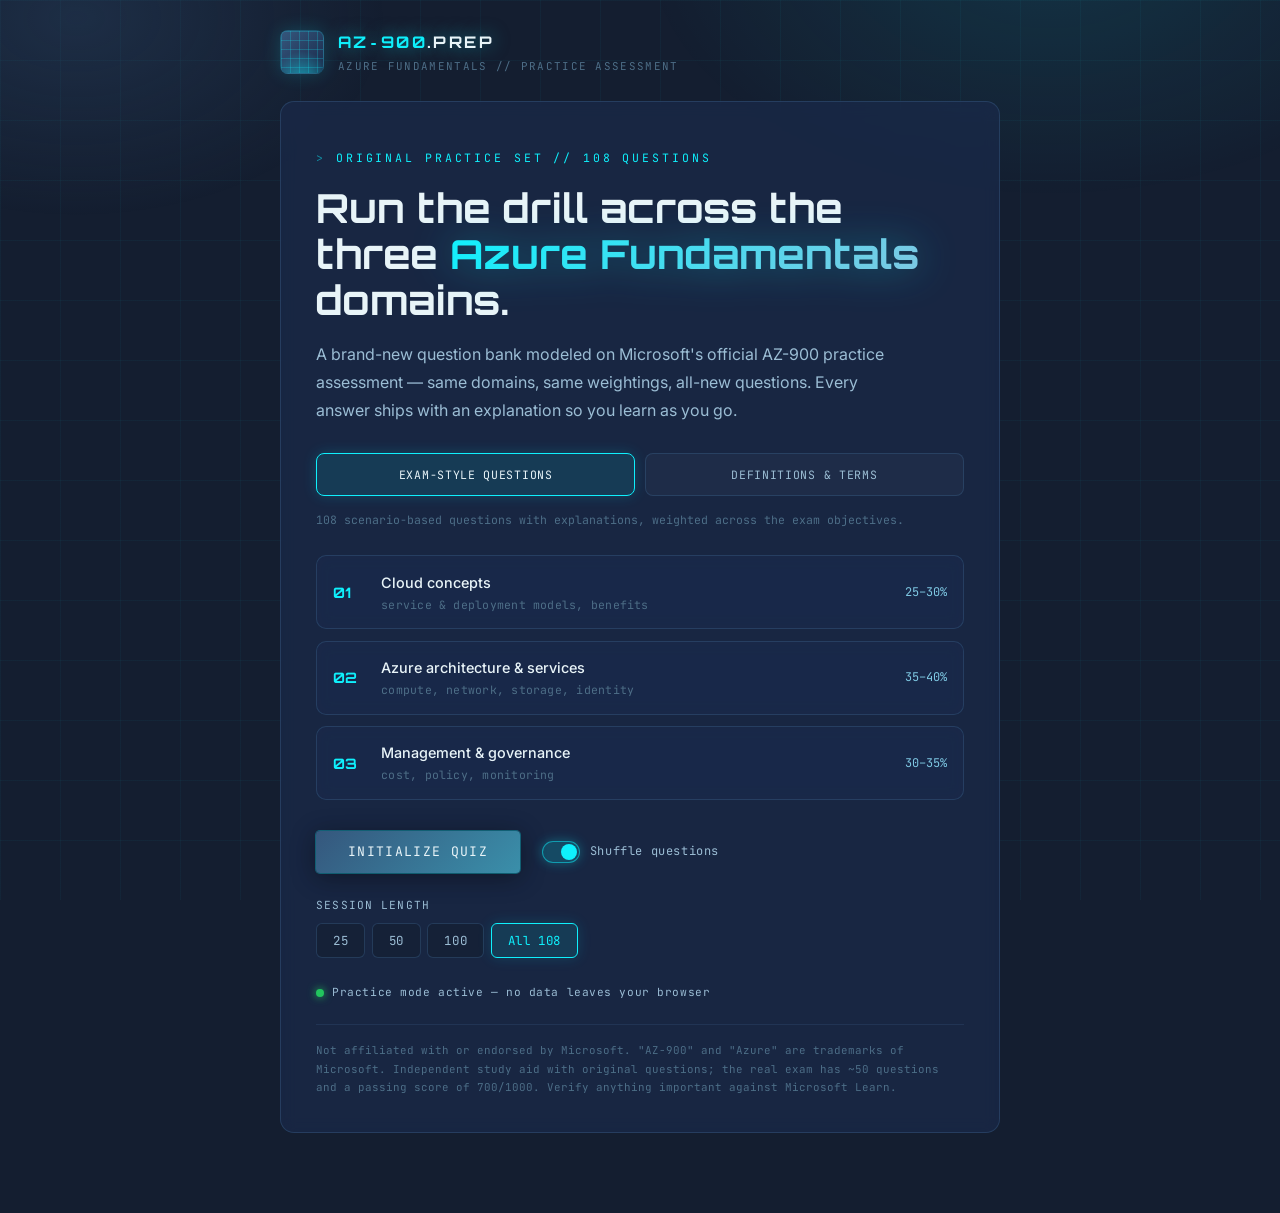
<file: az-900.html>
<!DOCTYPE html>
<html lang="en">
<head>
<meta charset="UTF-8">
<meta name="viewport" content="width=device-width, initial-scale=1.0">
<title>AZ-900 Prep — Azure Fundamentals Practice</title>
<link rel="preconnect" href="https://fonts.googleapis.com">
<link rel="preconnect" href="https://fonts.gstatic.com" crossorigin>
<link href="https://fonts.googleapis.com/css2?family=Orbitron:wght@400;600;700;900&family=Inter:wght@300;400;500;600&family=JetBrains+Mono:wght@400;500&display=swap" rel="stylesheet">
<style>
  /* ═══════════════ TOKENS — Navy Mirage ═══════════════ */
  :root{
    --navy-deep:#141E30;
    --navy-mid:#1a2a4a;
    --navy-steel:#35577D;
    --navy-light:#4a6d96;
    --cyan-glow:#0FF0FC;
    --cyan-soft:#7EC8E3;
    --cyan-dim:#3a8faa;
    --white-pure:#E8F4F8;
    --white-dim:#9bbdd4;
    --white-ghost:#4d6e87;
    --glass-bg:rgba(20,30,48,0.72);
    --glass-border:rgba(14,240,252,0.18);
    --card-bg:rgba(26,42,74,0.7);
    --card-border:rgba(53,87,125,0.5);
    --green:#22c55e;
    --red:#FF5E6C;
    --font-display:'Orbitron',monospace;
    --font-body:'Inter',sans-serif;
    --font-mono:'JetBrains Mono',monospace;
  }
  *,*::before,*::after{box-sizing:border-box;margin:0;padding:0}
  html{scroll-behavior:smooth}
  body{
    background:var(--navy-deep);
    color:var(--white-pure);
    font-family:var(--font-body);
    font-size:16px;line-height:1.6;
    min-height:100vh;overflow-x:hidden;
    -webkit-font-smoothing:antialiased;
  }
  /* fixed atmosphere: grid + radial cyan glow */
  .backdrop{position:fixed;inset:0;z-index:0;pointer-events:none}
  .backdrop .grid{
    position:absolute;inset:0;
    background-image:
      linear-gradient(rgba(15,240,252,0.04) 1px,transparent 1px),
      linear-gradient(90deg,rgba(15,240,252,0.04) 1px,transparent 1px);
    background-size:60px 60px;
  }
  .backdrop .glow{
    position:absolute;inset:0;
    background:
      radial-gradient(680px 420px at 82% -6%,rgba(15,240,252,0.10),transparent 60%),
      radial-gradient(560px 360px at 6% 2%,rgba(53,87,125,0.28),transparent 55%);
  }
  ::-webkit-scrollbar{width:6px}
  ::-webkit-scrollbar-track{background:var(--navy-deep)}
  ::-webkit-scrollbar-thumb{background:var(--navy-steel);border-radius:3px}
  ::-webkit-scrollbar-thumb:hover{background:var(--cyan-dim)}

  .wrap{position:relative;z-index:1;max-width:760px;margin:0 auto;padding:30px 20px 80px}

  /* ═══════════════ shared ═══════════════ */
  .eyebrow{
    font-family:var(--font-mono);font-size:0.72rem;letter-spacing:0.25em;
    text-transform:uppercase;color:var(--cyan-glow);
  }
  .eyebrow::before{content:'> ';opacity:0.5}
  .section-line{width:60px;height:2px;background:linear-gradient(90deg,var(--cyan-glow),transparent);margin:0.9rem 0 0}
  .card{
    background:var(--card-bg);border:1px solid var(--card-border);
    border-radius:14px;backdrop-filter:blur(8px);-webkit-backdrop-filter:blur(8px);
  }
  button{font-family:var(--font-body);cursor:pointer}
  .btn{
    font-family:var(--font-mono);font-size:0.82rem;letter-spacing:0.1em;text-transform:uppercase;
    padding:0.8rem 2rem;border-radius:4px;border:none;transition:transform 0.2s,box-shadow 0.2s,background 0.2s;
  }
  .btn-primary{
    background:linear-gradient(135deg,var(--navy-steel),var(--cyan-dim));
    color:var(--white-pure);
    box-shadow:0 0 0 1px rgba(15,240,252,0.3),0 4px 24px rgba(0,0,0,0.4);
  }
  .btn-primary:hover:not(:disabled){transform:translateY(-2px);box-shadow:0 0 24px rgba(15,240,252,0.3),0 8px 32px rgba(0,0,0,0.5)}
  .btn-primary:disabled{background:rgba(53,87,125,0.35);color:var(--white-ghost);box-shadow:none;cursor:not-allowed}
  .btn-ghost{
    background:transparent;color:var(--cyan-glow);border:1px solid rgba(15,240,252,0.4);
  }
  .btn-ghost:hover{transform:translateY(-2px);background:rgba(15,240,252,0.08);box-shadow:0 0 20px rgba(15,240,252,0.2)}
  :focus-visible{outline:2px solid var(--cyan-glow);outline-offset:3px;border-radius:4px}

  /* ═══════════════ masthead ═══════════════ */
  .masthead{display:flex;align-items:center;gap:14px;margin-bottom:26px}
  .glyph{
    width:44px;height:44px;flex:none;border-radius:8px;position:relative;overflow:hidden;
    background:linear-gradient(135deg,var(--navy-steel),var(--navy-mid));
    border:1px solid var(--glass-border);box-shadow:0 0 18px rgba(15,240,252,0.18);
  }
  .glyph::before{
    content:"";position:absolute;inset:0;
    background-image:
      linear-gradient(rgba(15,240,252,0.22) 1px,transparent 1px),
      linear-gradient(90deg,rgba(15,240,252,0.22) 1px,transparent 1px);
    background-size:9px 9px;
  }
  .glyph::after{
    content:"";position:absolute;inset:0;
    background:radial-gradient(circle at 50% 120%,rgba(15,240,252,0.55),transparent 55%);
  }
  .logo{font-family:var(--font-display);font-size:1rem;font-weight:700;letter-spacing:0.15em;color:var(--cyan-glow);text-shadow:0 0 18px rgba(15,240,252,0.5)}
  .logo span{color:var(--white-pure)}
  .masthead .tagline{font-family:var(--font-mono);font-size:0.68rem;color:var(--white-ghost);letter-spacing:0.12em;margin-top:2px}

  /* ═══════════════ start ═══════════════ */
  .hero{padding:2.6rem 2.2rem 2.2rem}
  .hero .eyebrow{margin-bottom:1.1rem;display:inline-block}
  .hero h2{
    font-family:var(--font-display);font-weight:700;font-size:clamp(1.7rem,4.5vw,2.5rem);
    line-height:1.15;color:var(--white-pure);margin-bottom:1.1rem;
  }
  .hero h2 .hl{
    background:linear-gradient(135deg,var(--cyan-glow),var(--cyan-soft));
    -webkit-background-clip:text;background-clip:text;-webkit-text-fill-color:transparent;
    filter:drop-shadow(0 0 20px rgba(15,240,252,0.4));
  }
  .hero p.lead{color:var(--white-dim);font-size:1rem;line-height:1.75;margin-bottom:1.8rem;max-width:58ch}
  .domains{display:grid;gap:0.7rem;margin-bottom:1.9rem}
  .domain-row{
    display:flex;align-items:center;gap:1rem;padding:0.9rem 1rem;
    background:var(--card-bg);border:1px solid var(--card-border);border-radius:10px;backdrop-filter:blur(8px);
    transition:border-color 0.3s,transform 0.3s;
  }
  .domain-row:hover{border-color:rgba(15,240,252,0.3);transform:translateY(-2px)}
  .domain-row .idx{font-family:var(--font-display);font-size:0.9rem;font-weight:700;color:var(--cyan-glow);width:2rem;flex:none}
  .domain-row .nm{font-weight:500;font-size:0.9rem;color:var(--white-pure)}
  .domain-row .nm span{display:block;font-weight:400;color:var(--white-ghost);font-size:0.72rem;font-family:var(--font-mono);letter-spacing:0.02em;margin-top:2px}
  .domain-row .wt{margin-left:auto;font-family:var(--font-mono);font-size:0.75rem;color:var(--cyan-soft)}
  .startbar{display:flex;align-items:center;gap:1.4rem;flex-wrap:wrap}
  .toggle{display:inline-flex;align-items:center;gap:0.6rem;font-family:var(--font-mono);font-size:0.75rem;color:var(--white-dim);cursor:pointer;user-select:none;letter-spacing:0.05em}
  .toggle input{position:absolute;opacity:0;width:0;height:0}
  .switch{width:38px;height:22px;border-radius:12px;background:rgba(53,87,125,0.5);position:relative;transition:background 0.2s,box-shadow 0.2s;flex:none;border:1px solid var(--card-border)}
  .switch::after{content:"";position:absolute;top:2px;left:2px;width:16px;height:16px;border-radius:50%;background:var(--white-dim);transition:transform 0.2s,background 0.2s}
  .toggle input:checked + .switch{background:rgba(15,240,252,0.18);box-shadow:0 0 12px rgba(15,240,252,0.3);border-color:rgba(15,240,252,0.5)}
  .toggle input:checked + .switch::after{transform:translateX(16px);background:var(--cyan-glow)}
  .lenpick{display:flex;flex-direction:column;gap:0.5rem;margin-top:1.5rem}
  .lenpick .lp-label{font-family:var(--font-mono);font-size:0.7rem;letter-spacing:0.1em;text-transform:uppercase;color:var(--white-dim)}
  .lenpick .lp-opts{display:inline-flex;flex-wrap:wrap;gap:0.4rem}
  .lenopt{
    font-family:var(--font-mono);font-size:0.78rem;letter-spacing:0.05em;color:var(--white-dim);
    padding:0.5rem 1rem;border-radius:6px;border:1px solid var(--card-border);
    background:rgba(20,30,48,0.55);transition:border-color 0.2s,background 0.2s,color 0.2s,box-shadow 0.2s;
  }
  .lenopt:hover{border-color:rgba(15,240,252,0.4);color:var(--white-pure)}
  .lenopt.active{border-color:var(--cyan-glow);background:rgba(15,240,252,0.1);color:var(--cyan-glow);box-shadow:0 0 14px rgba(15,240,252,0.15)}
  .practice-flag{display:flex;align-items:center;gap:0.5rem;font-family:var(--font-mono);font-size:0.7rem;color:var(--white-dim);letter-spacing:0.05em;margin-top:1.6rem}
  .status-dot{width:8px;height:8px;border-radius:50%;background:var(--green);box-shadow:0 0 8px var(--green);animation:pulse-green 2s infinite}
  .disclaimer{margin-top:1.4rem;font-family:var(--font-mono);font-size:0.68rem;color:var(--white-ghost);line-height:1.7;border-top:1px solid rgba(53,87,125,0.3);padding-top:1rem}

  /* ═══════════════ progress header ═══════════════ */
  .quiz-head{margin-bottom:1.1rem}
  .quiz-head .meta{display:flex;align-items:center;justify-content:space-between;margin-bottom:0.6rem;gap:0.8rem}
  .counter{font-family:var(--font-mono);font-size:0.78rem;color:var(--white-dim);letter-spacing:0.05em}
  .counter b{color:var(--cyan-glow)}
  .chip{
    font-family:var(--font-mono);font-size:0.7rem;letter-spacing:0.08em;text-transform:uppercase;
    padding:0.35rem 0.8rem;border-radius:4px;color:var(--cyan-soft);
    background:rgba(53,87,125,0.3);border:1px solid rgba(53,87,125,0.5);white-space:nowrap;
  }
  .track{height:5px;border-radius:3px;background:rgba(53,87,125,0.3);overflow:hidden}
  .track .fill{height:100%;border-radius:3px;width:0;background:linear-gradient(90deg,var(--navy-steel),var(--cyan-glow));box-shadow:0 0 8px rgba(15,240,252,0.4);transition:width 0.4s cubic-bezier(0.4,0,0.2,1)}

  /* ═══════════════ question card ═══════════════ */
  .qcard{padding:1.9rem 1.9rem 1.7rem}
  .qtype{font-family:var(--font-mono);font-size:0.7rem;letter-spacing:0.12em;text-transform:uppercase;color:var(--cyan-soft);margin-bottom:0.8rem}
  .qtype::before{content:'// '}
  .qtext{font-family:var(--font-body);font-weight:500;font-size:1.18rem;line-height:1.5;color:var(--white-pure);margin-bottom:1.5rem}
  .options{display:grid;gap:0.7rem}
  .opt{
    display:flex;align-items:flex-start;gap:0.85rem;width:100%;text-align:left;
    padding:0.9rem 1rem;border:1px solid var(--card-border);border-radius:10px;
    background:rgba(20,30,48,0.55);color:var(--white-pure);font-family:var(--font-body);font-size:0.95rem;line-height:1.45;
    transition:border-color 0.2s,background 0.2s,box-shadow 0.2s;
  }
  .opt:hover:not(:disabled){border-color:rgba(15,240,252,0.4);background:rgba(15,240,252,0.05)}
  .opt:disabled{cursor:default}
  .opt .mark{
    flex:none;width:24px;height:24px;border-radius:5px;border:1px solid var(--card-border);
    display:grid;place-items:center;font-family:var(--font-mono);font-size:0.72rem;font-weight:500;
    color:var(--white-dim);background:rgba(53,87,125,0.25);transition:0.2s;margin-top:1px;
  }
  .opt[data-shape="round"] .mark{border-radius:50%}
  .opt.selected{border-color:var(--cyan-glow);background:rgba(15,240,252,0.08);box-shadow:0 0 16px rgba(15,240,252,0.12)}
  .opt.selected .mark{background:var(--cyan-glow);border-color:var(--cyan-glow);color:var(--navy-deep)}
  .opt.correct{border-color:rgba(34,197,94,0.6);background:rgba(34,197,94,0.1)}
  .opt.correct .mark{background:var(--green);border-color:var(--green);color:var(--navy-deep)}
  .opt.wrong{border-color:rgba(255,94,108,0.55);background:rgba(255,94,108,0.09)}
  .opt.wrong .mark{background:var(--red);border-color:var(--red);color:var(--navy-deep)}
  .opt .lbl{flex:1}

  .feedback{
    margin-top:1.3rem;border-radius:10px;padding:1rem 1.1rem;font-size:0.9rem;line-height:1.6;
    border:1px solid var(--card-border);background:rgba(20,30,48,0.6);display:none;
  }
  .feedback.show{display:block;animation:fadeUp 0.3s ease}
  .feedback .verdict{font-family:var(--font-mono);font-size:0.72rem;letter-spacing:0.1em;text-transform:uppercase;font-weight:500;margin-bottom:0.5rem}
  .feedback .verdict::before{content:'> '}
  .feedback.ok{background:rgba(34,197,94,0.08);border-color:rgba(34,197,94,0.45)}
  .feedback.ok .verdict{color:var(--green)}
  .feedback.no{background:rgba(255,94,108,0.07);border-color:rgba(255,94,108,0.4)}
  .feedback.no .verdict{color:var(--red)}
  .feedback .exp{color:var(--white-dim)}
  .feedback .exp b{color:var(--cyan-soft);font-weight:600}

  .qfoot{display:flex;align-items:center;gap:0.8rem;margin-top:1.5rem}
  .qfoot .hint{font-family:var(--font-mono);font-size:0.68rem;color:var(--white-ghost);letter-spacing:0.04em}
  .qfoot .spacer{flex:1}

  /* ═══════════════ results ═══════════════ */
  .results{padding:2.3rem 2rem 2rem}
  .score-head{display:flex;align-items:center;gap:1.8rem;flex-wrap:wrap}
  .ring{position:relative;width:132px;height:132px;flex:none}
  .ring svg{transform:rotate(-90deg)}
  .ring .pct{position:absolute;inset:0;display:grid;place-content:center;text-align:center}
  .ring .pct b{font-family:var(--font-display);font-size:2.1rem;font-weight:700;line-height:1;color:var(--cyan-glow);text-shadow:0 0 18px rgba(15,240,252,0.5)}
  .ring .pct span{font-family:var(--font-mono);font-size:0.68rem;color:var(--white-ghost);letter-spacing:0.06em;margin-top:4px}
  .verdict-block{flex:1;min-width:220px}
  .verdict-block .tag{display:inline-block;font-family:var(--font-mono);font-size:0.68rem;letter-spacing:0.12em;text-transform:uppercase;padding:0.3rem 0.8rem;border-radius:4px;margin-bottom:0.7rem}
  .tag.pass{background:rgba(34,197,94,0.12);color:var(--green);border:1px solid rgba(34,197,94,0.5)}
  .tag.fail{background:rgba(255,94,108,0.1);color:var(--red);border:1px solid rgba(255,94,108,0.45)}
  .verdict-block h2{font-family:var(--font-display);font-weight:700;font-size:1.5rem;color:var(--white-pure);margin-bottom:0.4rem}
  .verdict-block p{margin:0;color:var(--white-dim);font-size:0.9rem;line-height:1.7;max-width:44ch}

  .breakdown{margin-top:2rem;display:grid;gap:1.1rem}
  .breakdown h3{font-family:var(--font-mono);font-size:0.7rem;letter-spacing:0.2em;text-transform:uppercase;color:var(--cyan-glow);margin-bottom:0.2rem}
  .bar-row{display:grid;grid-template-columns:1fr auto;gap:0.4rem 1rem;align-items:center}
  .bar-row .name{font-size:0.88rem;font-weight:500;color:var(--white-pure)}
  .bar-row .frac{font-family:var(--font-mono);font-size:0.78rem;color:var(--cyan-soft)}
  .bar{grid-column:1 / -1;height:5px;border-radius:3px;background:rgba(53,87,125,0.3);overflow:hidden}
  .bar .in{height:100%;border-radius:3px;background:linear-gradient(90deg,var(--navy-steel),var(--cyan-glow));box-shadow:0 0 8px rgba(15,240,252,0.4);width:0;transition:width 1.1s cubic-bezier(0.4,0,0.2,1)}

  .results-actions{display:flex;gap:0.9rem;flex-wrap:wrap;margin-top:2rem}

  /* ═══════════════ review ═══════════════ */
  .review{margin-top:0.5rem;display:none}
  .review.show{display:block}
  .review > h3{font-family:var(--font-display);font-weight:700;font-size:1.1rem;color:var(--white-pure);margin:1.8rem 0.2rem 1rem;letter-spacing:0.05em}
  .rev-item{
    background:var(--card-bg);border:1px solid var(--card-border);border-radius:12px;
    padding:1.2rem 1.3rem;margin-bottom:0.8rem;backdrop-filter:blur(8px);position:relative;overflow:hidden;
  }
  .rev-item::before{content:'';position:absolute;top:0;left:0;right:0;height:2px;background:linear-gradient(90deg,var(--navy-steel),var(--cyan-glow),var(--navy-steel))}
  .rev-item.missed::before{background:linear-gradient(90deg,transparent,var(--red),transparent)}
  .rev-item .top{display:flex;gap:0.75rem;align-items:flex-start;margin-bottom:0.8rem}
  .rev-item .num{font-family:var(--font-mono);font-size:0.78rem;font-weight:500;color:var(--cyan-soft);flex:none;margin-top:2px}
  .rev-item .qq{font-weight:500;font-size:0.95rem;line-height:1.45;color:var(--white-pure)}
  .rev-item .status{font-family:var(--font-mono);font-size:0.62rem;letter-spacing:0.08em;text-transform:uppercase;padding:0.2rem 0.6rem;border-radius:4px;flex:none;margin-top:1px}
  .status.ok{background:rgba(34,197,94,0.12);color:var(--green);border:1px solid rgba(34,197,94,0.4)}
  .status.no{background:rgba(255,94,108,0.1);color:var(--red);border:1px solid rgba(255,94,108,0.4)}
  .rev-item ul{list-style:none;padding:0;margin:0 0 0.7rem}
  .rev-item li{font-size:0.85rem;padding:0.5rem 0.75rem;border-radius:6px;margin-bottom:0.35rem;border:1px solid transparent;line-height:1.4}
  .rev-item li.c{background:rgba(34,197,94,0.1);border-color:rgba(34,197,94,0.4);color:#b8f0cf}
  .rev-item li.w{background:rgba(255,94,108,0.09);border-color:rgba(255,94,108,0.4);color:#ffc4cb}
  .rev-item li .tick{font-family:var(--font-mono);font-weight:500;margin-right:0.5rem}
  .rev-item .why{font-size:0.85rem;color:var(--white-dim);line-height:1.65;border-top:1px solid rgba(53,87,125,0.3);padding-top:0.7rem}
  .rev-item .why b{color:var(--cyan-soft);font-weight:600}

  .hidden{display:none !important}

  @keyframes fadeUp{from{opacity:0;transform:translateY(12px)}to{opacity:1;transform:translateY(0)}}
  @keyframes pulse-green{0%,100%{box-shadow:0 0 8px var(--green)}50%{box-shadow:0 0 16px var(--green),0 0 24px rgba(34,197,94,0.4)}}

  @media (max-width:560px){
    .wrap{padding:22px 14px 60px}
    .hero{padding:1.9rem 1.4rem}
    .qcard{padding:1.4rem 1.3rem}
    .qtext{font-size:1.06rem}
    .results{padding:1.7rem 1.3rem}
    .btn{padding:0.75rem 1.5rem}
    .score-head{gap:1.2rem}
  }
  @media (prefers-reduced-motion:reduce){*{transition:none !important;animation:none !important}}

  /* ═══════════════ study-mode toggle (definitions vs exam) ═══════════════ */
  .mode-toggle{display:flex;gap:0.6rem;margin:0 0 0.9rem}
  .mode-btn{
    flex:1;background:rgba(255,255,255,0.03);border:1px solid var(--card-border);
    color:var(--white-dim);font-family:var(--font-mono);font-size:0.72rem;
    letter-spacing:0.06em;text-transform:uppercase;padding:0.8rem 0.6rem;
    border-radius:8px;cursor:pointer;
    transition:border-color .15s,background .15s,color .15s,box-shadow .15s;
  }
  .mode-btn:hover{border-color:rgba(15,240,252,0.4);color:var(--white-pure)}
  .mode-btn.active{
    background:rgba(15,240,252,0.10);border-color:var(--cyan-glow);
    color:var(--white-pure);box-shadow:0 0 14px rgba(15,240,252,0.18);
  }
  .mode-desc{
    font-family:var(--font-mono);font-size:0.72rem;color:var(--white-ghost);
    line-height:1.7;margin:0 0 1.6rem;
  }
  /* flashcard prompts in definitions mode */
  .qtext .term{
    display:block;font-family:var(--font-display);font-size:1.35rem;font-weight:700;
    color:var(--cyan-glow);margin-top:0.8rem;letter-spacing:0.01em;
    text-shadow:0 0 18px rgba(15,240,252,0.35);
  }
  .qtext .defn{
    display:block;margin-top:0.8rem;padding:0.85rem 1rem;
    background:rgba(20,30,48,0.85);border:1px solid var(--card-border);
    border-left:3px solid var(--cyan-dim);border-radius:8px;
    font-size:0.95rem;font-weight:400;color:var(--white-dim);line-height:1.55;
  }
  @media(max-width:560px){ .mode-toggle{flex-direction:column} .qtext .term{font-size:1.15rem} }
</style>
</head>
<body>
<div class="backdrop" aria-hidden="true"><div class="grid"></div><div class="glow"></div></div>

<div class="wrap">
  <div class="masthead">
    <div class="glyph" aria-hidden="true"></div>
    <div>
      <div class="logo">AZ&#8209;900<span>.PREP</span></div>
      <div class="tagline">AZURE FUNDAMENTALS // PRACTICE ASSESSMENT</div>
    </div>
  </div>

  <!-- ============ START ============ -->
  <section id="start" class="card hero">
    <div class="eyebrow" id="eyebrow">Original practice set // 108 questions</div>
    <h2>Run the drill across the three <span class="hl">Azure Fundamentals</span> domains.</h2>
    <p class="lead">A brand-new question bank modeled on Microsoft's official AZ-900 practice assessment — same domains, same weightings, all-new questions. Every answer ships with an explanation so you learn as you go.</p>

    <div class="mode-toggle" role="group" aria-label="Study mode">
      <button type="button" class="mode-btn active" id="modeExamBtn">Exam-Style Questions</button>
      <button type="button" class="mode-btn" id="modeDefBtn">Definitions &amp; Terms</button>
    </div>
    <p class="mode-desc" id="modeDesc"></p>

    <div class="domains" id="examDomains">
      <div class="domain-row">
        <div class="idx">01</div>
        <div class="nm">Cloud concepts<span>service &amp; deployment models, benefits</span></div>
        <div class="wt">25–30%</div>
      </div>
      <div class="domain-row">
        <div class="idx">02</div>
        <div class="nm">Azure architecture &amp; services<span>compute, network, storage, identity</span></div>
        <div class="wt">35–40%</div>
      </div>
      <div class="domain-row">
        <div class="idx">03</div>
        <div class="nm">Management &amp; governance<span>cost, policy, monitoring</span></div>
        <div class="wt">30–35%</div>
      </div>
    </div>

    <div class="domains" id="termDomains" style="display:none"></div>

    <div class="startbar">
      <button class="btn btn-primary" id="startBtn">Initialize quiz</button>
      <label class="toggle">
        <input type="checkbox" id="shuffleToggle" checked>
        <span class="switch" aria-hidden="true"></span>
        Shuffle questions
      </label>
    </div>

    <div class="lenpick" role="group" aria-label="Number of questions">
      <span class="lp-label">Session length</span>
      <div class="lp-opts" id="lenOpts">
        <button type="button" class="lenopt" data-n="25">25</button>
        <button type="button" class="lenopt" data-n="50">50</button>
        <button type="button" class="lenopt" data-n="100">100</button>
        <button type="button" class="lenopt active" data-n="all">All 108</button>
      </div>
    </div>

    <div class="practice-flag"><span class="status-dot" aria-hidden="true"></span>Practice mode active — no data leaves your browser</div>

    <p class="disclaimer">Not affiliated with or endorsed by Microsoft. "AZ-900" and "Azure" are trademarks of Microsoft. Independent study aid with original questions; the real exam has ~50 questions and a passing score of 700/1000. Verify anything important against Microsoft Learn.</p>
  </section>

  <!-- ============ QUIZ ============ -->
  <section id="quiz" class="hidden">
    <div class="quiz-head">
      <div class="meta">
        <div class="counter">Q<b id="qNow">1</b> / <span id="qTotal">30</span></div>
        <div class="chip" id="qDomain">Cloud concepts</div>
      </div>
      <div class="track"><div class="fill" id="progFill"></div></div>
    </div>

    <div class="card qcard">
      <div class="qtype" id="qType">Choose one answer</div>
      <p class="qtext" id="qText">—</p>
      <div class="options" id="options"></div>
      <div class="feedback" id="feedback">
        <div class="verdict" id="fVerdict"></div>
        <div class="exp" id="fExp"></div>
      </div>
      <div class="qfoot">
        <span class="hint" id="qHint">Keys 1–4 to pick // Enter to check</span>
        <span class="spacer"></span>
        <button class="btn btn-primary" id="checkBtn" disabled>Check answer</button>
        <button class="btn btn-primary hidden" id="nextBtn">Next →</button>
      </div>
    </div>
  </section>

  <!-- ============ RESULTS ============ -->
  <section id="results" class="hidden">
    <div class="card results">
      <div class="score-head">
        <div class="ring">
          <svg width="132" height="132" viewBox="0 0 132 132">
            <circle cx="66" cy="66" r="58" fill="none" stroke="rgba(53,87,125,0.3)" stroke-width="10"/>
            <circle id="ringArc" cx="66" cy="66" r="58" fill="none" stroke="url(#grad)" stroke-width="10" stroke-linecap="round" stroke-dasharray="364.4" stroke-dashoffset="364.4"/>
            <defs><linearGradient id="grad" x1="0" y1="0" x2="1" y2="1">
              <stop offset="0" stop-color="#35577D"/><stop offset="1" stop-color="#0FF0FC"/>
            </linearGradient></defs>
          </svg>
          <div class="pct"><b id="scorePct">0%</b><span id="scoreFrac">0 / 30</span></div>
        </div>
        <div class="verdict-block">
          <span class="tag" id="resTag">—</span>
          <h2 id="resTitle">—</h2>
          <p id="resMsg">—</p>
        </div>
      </div>

      <div class="breakdown">
        <h3 id="breakdownTitle">Signal by domain</h3>
        <div id="domainBars"></div>
      </div>

      <div class="results-actions">
        <button class="btn btn-primary" id="reviewBtn">Review answers</button>
        <button class="btn btn-ghost" id="retryBtn">Retake quiz</button>
      </div>
    </div>

    <div class="review" id="review">
      <h3>Answer review</h3>
      <div id="reviewList"></div>
    </div>
  </section>
</div>

<script>
/* ============================================================
   AZ-900 Prep — original practice question bank
   Domains: 1 Cloud concepts · 2 Architecture & services · 3 Management & governance
   ============================================================ */
const DOMAINS = {
  1:"Cloud concepts",
  2:"Azure architecture & services",
  3:"Management & governance"
};

const BANK = [
  // ---------- Domain 1: Cloud concepts ----------
  {d:1,type:"single",
   q:"A company wants to stop paying large upfront costs for its own hardware and instead pay only for the compute it uses each month. Which cloud characteristic does this describe?",
   opts:["Capital expenditure (CapEx)","Consumption-based model (OpEx)","Fault tolerance","Vertical scaling"],
   correct:[1],
   exp:"The <b>consumption-based (pay-as-you-go)</b> model turns big upfront capital costs into ongoing operational expenses — you're billed only for the resources you actually use."},

  {d:1,type:"single",
   q:"Which cloud service model gives you the most control over the operating system while the provider still manages the physical servers?",
   opts:["Software as a service (SaaS)","Platform as a service (PaaS)","Infrastructure as a service (IaaS)","On-premises"],
   correct:[2],
   exp:"<b>IaaS</b> hands you virtualized infrastructure — VMs, storage, networking. You manage the OS and everything above it; the provider owns the physical hardware."},

  {d:1,type:"single",
   q:"In the cloud shared responsibility model, which item is ALWAYS the customer's responsibility, no matter which service model is used?",
   opts:["Physical security of the datacenters","The data and information stored in the cloud","The physical host servers","The physical network cabling"],
   correct:[1],
   exp:"You always own your <b>data</b>, plus your identities/accounts and access management. Physical hosts, network, and datacenter security are always the provider's responsibility."},

  {d:1,type:"multi",
   q:"A hybrid cloud is formed by combining which two deployment models? (Select two.)",
   opts:["Public cloud","Community cloud","Private cloud","Multi-tenant cloud"],
   correct:[0,2],
   exp:"A <b>hybrid cloud</b> connects a <b>public</b> cloud with a <b>private</b> cloud (or on-premises), letting workloads and data move between them."},

  {d:1,type:"single",
   q:"An online store gets huge traffic spikes on sale days. It wants to automatically add more identical web servers during the spike and remove them afterward. This is an example of…",
   opts:["Vertical scaling","Horizontal scaling","Disaster recovery","Manageability"],
   correct:[1],
   exp:"<b>Horizontal scaling</b> (scaling out/in) adds or removes instances. Vertical scaling instead changes the size — CPU/RAM — of a single existing resource."},

  {d:1,type:"single",
   q:"Which cloud benefit describes a system's ability to stay operational with minimal downtime, often backed by a service-level agreement?",
   opts:["Elasticity","High availability","Agility","Governance"],
   correct:[1],
   exp:"<b>High availability</b> keeps applications running with as little downtime as possible; the guaranteed uptime is expressed in an SLA."},

  {d:1,type:"single",
   q:"An organization wants a ready-to-use email and productivity suite over the internet with no infrastructure or application maintenance on their side. Which model fits?",
   opts:["IaaS","PaaS","SaaS","Private cloud"],
   correct:[2],
   exp:"<b>SaaS</b> delivers complete, ready-to-run software (for example Microsoft 365). The provider manages everything from hardware up to the application."},

  // ---------- Domain 2: Architecture & services ----------
  {d:2,type:"single",
   q:"You want to manage a VM, its disk, and its network interface together as one unit — deploying and deleting them as a set. Which container do you place them in?",
   opts:["Subscription","Management group","Resource group","Region"],
   correct:[2],
   exp:"A <b>resource group</b> is a logical container for related resources, letting you deploy, update, and delete them together."},

  {d:2,type:"single",
   q:"Which Azure feature is made of one or more datacenters with independent power, cooling, and networking, protecting apps from a datacenter-level failure within a single region?",
   opts:["Region pair","Availability zone","Resource group","Management group"],
   correct:[1],
   exp:"<b>Availability zones</b> are physically separate locations inside a region, each with independent utilities — so one datacenter failing doesn't take your app down."},

  {d:2,type:"single",
   q:"You need to run a containerized app on a fully managed Kubernetes cluster in Azure. Which service should you choose?",
   opts:["Azure Container Instances","Azure Kubernetes Service (AKS)","Azure App Service","Azure Functions"],
   correct:[1],
   exp:"<b>AKS</b> is Azure's managed Kubernetes service for orchestrating containers at scale. Azure Container Instances runs individual containers without full orchestration."},

  {d:2,type:"single",
   q:"Which compute service lets you run small pieces of event-triggered code 'serverless', billing you only while the code actually runs?",
   opts:["Azure Virtual Machines","Azure Functions","Azure App Service","Virtual machine scale sets"],
   correct:[1],
   exp:"<b>Azure Functions</b> is serverless compute: code runs in response to events (triggers) and you're billed based on execution rather than reserved capacity."},

  {d:2,type:"single",
   q:"A business needs a private, dedicated connection between its on-premises datacenter and Azure that does NOT travel over the public internet. Which service provides it?",
   opts:["VPN Gateway","Azure ExpressRoute","Virtual network peering","Azure DNS"],
   correct:[1],
   exp:"<b>ExpressRoute</b> creates a private, dedicated link to Azure through a connectivity provider, bypassing the public internet. A VPN Gateway is encrypted but still rides the public internet."},

  {d:2,type:"multi",
   q:"Which two storage redundancy options copy your data to a second, geographically distant Azure region? (Select two.)",
   opts:["Locally redundant storage (LRS)","Zone-redundant storage (ZRS)","Geo-redundant storage (GRS)","Geo-zone-redundant storage (GZRS)"],
   correct:[2,3],
   exp:"<b>GRS</b> and <b>GZRS</b> both replicate data to a secondary region for protection against a regional outage. LRS and ZRS keep every copy within a single region."},

  {d:2,type:"single",
   q:"Which Azure storage service is built for storing large amounts of unstructured object data such as images, video, and backups?",
   opts:["Azure Files","Azure Queue Storage","Azure Blob Storage","Azure Table Storage"],
   correct:[2],
   exp:"<b>Blob storage</b> is designed for unstructured object data. Files provides SMB shares, Queue handles messaging, and Table stores NoSQL key/value data."},

  {d:2,type:"single",
   q:"Which Microsoft Entra ID capability lets a user sign in once and then reach multiple applications without re-entering credentials?",
   opts:["Multifactor authentication","Single sign-on (SSO)","Conditional Access","Role-based access control"],
   correct:[1],
   exp:"<b>Single sign-on</b> lets a user authenticate once and gain access to many connected apps without repeated logins."},

  {d:2,type:"single",
   q:"What is the difference between authentication and authorization?",
   opts:[
     "Authentication grants permissions; authorization proves identity",
     "Authentication verifies who you are; authorization decides what you may access",
     "They are two names for the same process",
     "Authentication applies to devices; authorization applies only to users"],
   correct:[1],
   exp:"<b>Authentication</b> (AuthN) confirms identity. <b>Authorization</b> (AuthZ) determines what a verified identity is allowed to do."},

  {d:2,type:"single",
   q:"Which service extends Azure management and governance to servers and Kubernetes clusters running on-premises or in other clouds, through a single control plane?",
   opts:["Azure Resource Manager","Azure Arc","Azure Advisor","Azure Monitor"],
   correct:[1],
   exp:"<b>Azure Arc</b> projects non-Azure resources into Azure so you can govern and manage on-premises and multi-cloud assets alongside your Azure ones."},

  {d:2,type:"single",
   q:"Which service deploys and manages a group of identical, load-balanced VMs that automatically scale the instance count up or down with demand?",
   opts:["Availability sets","Virtual machine scale sets","Azure Container Instances","Azure Dedicated Host"],
   correct:[1],
   exp:"<b>Virtual machine scale sets</b> manage a fleet of identical, autoscaling VMs behind a load balancer."},

  {d:2,type:"single",
   q:"You need to give staff a full Windows desktop hosted in Azure that they can reach from any device, anywhere. Which service fits?",
   opts:["Azure Virtual Desktop","Azure App Service","Azure Functions","Azure Batch"],
   correct:[0],
   exp:"<b>Azure Virtual Desktop</b> delivers cloud-hosted desktops and apps that users access remotely from many kinds of devices."},

  // ---------- Domain 3: Management & governance ----------
  {d:3,type:"single",
   q:"Which free Azure service analyzes your setup and gives personalized recommendations across cost, security, reliability, performance, and operational excellence?",
   opts:["Azure Monitor","Azure Advisor","Azure Service Health","Azure Policy"],
   correct:[1],
   exp:"<b>Azure Advisor</b> reviews your resource configuration and usage, then suggests best-practice improvements in those five categories."},

  {d:3,type:"single",
   q:"You want to estimate the monthly cost of a set of Azure services BEFORE deploying them. Which tool should you use?",
   opts:["Azure Cost Management","Total Cost of Ownership (TCO) Calculator","Azure Pricing Calculator","Azure Advisor"],
   correct:[2],
   exp:"The <b>Pricing Calculator</b> estimates the cost of specific services pre-deployment. The TCO Calculator compares on-premises vs Azure; Cost Management analyzes actual spend after deployment."},

  {d:3,type:"single",
   q:"Which service lets you author rules that enforce standards — for example, blocking resource creation in unapproved regions?",
   opts:["Resource locks","Azure Policy","Azure Blueprints","Microsoft Purview"],
   correct:[1],
   exp:"<b>Azure Policy</b> defines and enforces rules (effects) on resources to keep them compliant with your organization's standards."},

  {d:3,type:"single",
   q:"You must prevent a critical resource from being accidentally deleted, even by an administrator with full permissions. What do you apply?",
   opts:["An Azure Policy","A resource lock set to CanNotDelete","A cost tag","A management group"],
   correct:[1],
   exp:"A <b>resource lock</b> set to CanNotDelete blocks deletion regardless of a user's RBAC role. A ReadOnly lock blocks both changes and deletion."},

  {d:3,type:"single",
   q:"Which feature attaches metadata name/value pairs (like 'Department: Finance') to resources so you can organize them and break down billing by category?",
   opts:["Resource locks","Tags","Management groups","Policies"],
   correct:[1],
   exp:"<b>Tags</b> apply name/value metadata to resources, which is very useful for grouping resources and reporting costs by department, environment, and so on."},

  {d:3,type:"single",
   q:"Which service gives you personalized alerts about Azure outages, planned maintenance, and health advisories affecting the specific resources you use?",
   opts:["Azure Advisor","Azure Service Health","Microsoft Purview","Azure Blueprints"],
   correct:[1],
   exp:"<b>Azure Service Health</b> provides tailored notifications and guidance about incidents and maintenance that impact your resources."},

  {d:3,type:"multi",
   q:"Which two command-line experiences can you use inside Azure Cloud Shell to manage resources? (Select two.)",
   opts:["Azure CLI","Azure PowerShell","Windows Group Policy Editor","Azure Blueprints"],
   correct:[0,1],
   exp:"<b>Azure Cloud Shell</b> offers both the <b>Azure CLI</b> (Bash) and <b>Azure PowerShell</b> for scripting and managing resources from a browser — no local install needed."},

  {d:3,type:"single",
   q:"You need to apply the same policies and access controls consistently across many subscriptions at once. Which component sits above subscriptions to let you do this?",
   opts:["Resource group","Management group","Availability zone","Region pair"],
   correct:[1],
   exp:"<b>Management groups</b> sit above subscriptions in the hierarchy, so governance settings applied there cascade to all subscriptions beneath them."},

  {d:3,type:"single",
   q:"Which Azure Monitor feature collects telemetry to help you detect and diagnose performance problems in live web applications?",
   opts:["Log Analytics","Application Insights","Service Health","Azure Advisor"],
   correct:[1],
   exp:"<b>Application Insights</b> is the application performance monitoring (APM) feature of Azure Monitor, aimed at diagnosing live apps."},

  {d:3,type:"single",
   q:"Where can you obtain Microsoft's audit reports and compliance documentation describing how it protects data in its cloud services?",
   opts:["Azure portal","Service Trust Portal","Azure Advisor","Microsoft Entra admin center"],
   correct:[1],
   exp:"The <b>Service Trust Portal</b> publishes Microsoft's security, privacy, and compliance reports, audit documents, and related resources."},

  {d:3,type:"single",
   q:"A company wants users to confirm their identity with a second factor — like approving a phone prompt — in addition to their password. Which feature enforces that?",
   opts:["Single sign-on","Multifactor authentication (MFA)","Azure Policy","Resource locks"],
   correct:[1],
   exp:"<b>Multifactor authentication</b> requires two or more verification factors (something you know, have, or are), sharply reducing the risk from a stolen password."},

  /* ═══════════════════════════════════════════════════════════
     EXPANDED BANK — additional questions
     ═══════════════════════════════════════════════════════════ */

  // ---------- Domain 1: Cloud concepts (additional) ----------
  {d:1,type:"single",
   q:"A development team wants to build and deploy a web application without managing the operating system, patching, or runtime. Which cloud service model gives them a ready-made platform to deploy code onto?",
   opts:["IaaS","PaaS","SaaS","On-premises"],
   correct:[1],
   exp:"<b>PaaS</b> provides a managed platform — OS, runtime, and middleware — so developers focus only on their application and data while the provider maintains the underlying infrastructure."},

  {d:1,type:"single",
   q:"Which term specifically means a system automatically adds or releases resources to match demand in real time, without manual intervention?",
   opts:["Scalability","Elasticity","High availability","Vertical scaling"],
   correct:[1],
   exp:"<b>Elasticity</b> is the automatic scaling of resources up or down as demand changes. Scalability is the broader ability to add or remove capacity; elasticity emphasizes doing it automatically."},

  {d:1,type:"single",
   q:"You increase the CPU and memory of a single existing virtual machine to handle a heavier workload. What is this called?",
   opts:["Horizontal scaling","Vertical scaling","Load balancing","Geo-replication"],
   correct:[1],
   exp:"<b>Vertical scaling</b> (scaling up/down) changes the size — CPU and RAM — of an existing resource. Horizontal scaling instead adds or removes separate instances."},

  {d:1,type:"single",
   q:"A company builds and buys its own on-premises servers, incurring a large upfront purchase cost it depreciates over time. This spending pattern is an example of…",
   opts:["Operational expenditure (OpEx)","Capital expenditure (CapEx)","Consumption-based billing","Total cost of ownership"],
   correct:[1],
   exp:"<b>CapEx</b> is upfront spending on physical assets like servers and datacenters. Cloud shifts this toward OpEx — ongoing pay-as-you-go operating costs with no large upfront purchase."},

  {d:1,type:"multi",
   q:"When using a SaaS application, which responsibilities remain with the customer? (Select two.)",
   opts:["Physical datacenter security","The data they put into the service","Their accounts and identities","The application source code and runtime"],
   correct:[1,2],
   exp:"Regardless of service model, the customer always owns their <b>data</b> and their <b>accounts/identities</b>. In SaaS the provider handles the application, runtime, OS, and all physical infrastructure."},

  {d:1,type:"single",
   q:"In every Azure service model — IaaS, PaaS, and SaaS — who is responsible for the physical security of the datacenters?",
   opts:["The customer","Always the cloud provider (Microsoft)","Shared equally in all cases","It depends on the region"],
   correct:[1],
   exp:"Physical hosts, the physical network, and <b>physical datacenter security</b> are always the cloud provider's responsibility in every service model."},

  {d:1,type:"single",
   q:"Which deployment model runs on infrastructure owned and operated by a third-party provider and shared among many organizations over the internet?",
   opts:["Private cloud","Public cloud","Hybrid cloud","On-premises"],
   correct:[1],
   exp:"The <b>public cloud</b> shares provider-owned resources across many tenants over the internet, offering the lowest cost and no hardware to maintain."},

  {d:1,type:"single",
   q:"An organization needs the greatest possible control over its computing environment and dedicated, single-tenant hardware for regulatory reasons. Which deployment model fits best?",
   opts:["Public cloud","Private cloud","Hybrid cloud","Multi-cloud"],
   correct:[1],
   exp:"A <b>private cloud</b> dedicates resources to a single organization, giving maximum control and isolation — at higher cost and management overhead than public cloud."},

  {d:1,type:"single",
   q:"A business intentionally uses services from both Azure and another public cloud provider at the same time. What is this arrangement called?",
   opts:["Hybrid cloud","Multi-cloud","Private cloud","Community cloud"],
   correct:[1],
   exp:"<b>Multi-cloud</b> means using more than one public cloud provider together. Hybrid, by contrast, combines a public cloud with a private or on-premises environment."},

  {d:1,type:"single",
   q:"Which cloud benefit refers to a system's ability to recover from failures and keep functioning, often by distributing resources across locations?",
   opts:["Predictability","Reliability","Elasticity","Governance"],
   correct:[1],
   exp:"<b>Reliability</b> is the ability to recover from failures and continue operating — Azure supports it with distributed, fault-tolerant design and region pairs."},

  {d:1,type:"single",
   q:"Which benefit of cloud computing covers both consistent performance as demand grows and the ability to forecast future costs?",
   opts:["Predictability","Scalability","Manageability","Security"],
   correct:[0],
   exp:"<b>Predictability</b> has two sides: performance predictability (a consistent experience via autoscaling and load balancing) and cost predictability (forecasting and tracking spend)."},

  {d:1,type:"single",
   q:"A small company lacks a dedicated security team. How does moving to a major cloud provider generally help their security posture?",
   opts:[
     "It removes all responsibility for security from the customer",
     "It provides built-in tools, encryption, and threat protection maintained by the provider",
     "It guarantees the customer can never be breached",
     "It makes compliance certifications unnecessary"],
   correct:[1],
   exp:"Cloud providers offer <b>built-in security tooling</b>, encryption, and continuously updated threat protection. Security is still shared, though — the customer keeps responsibility for data and identities."},

  {d:1,type:"single",
   q:"Which cloud benefit lets an organization set and enforce corporate standards — such as which regions may be used and how resources must be tagged — consistently across its environment?",
   opts:["Elasticity","Governance","Agility","Reliability"],
   correct:[1],
   exp:"<b>Governance</b> is the ability to apply and audit rules and standards across resources, helping you stay compliant and consistent as the environment grows."},

  {d:1,type:"single",
   q:"Cloud manageability includes both management OF the cloud and management BY the cloud. Which is an example of management BY the cloud?",
   opts:[
     "Deploying resources through a web portal",
     "Automatically scaling resources based on demand",
     "Using templates to redeploy an environment",
     "Configuring monitoring dashboards yourself"],
   correct:[1],
   exp:"Management <b>BY</b> the cloud is automation the platform performs for you — like autoscaling or auto-recovery. Management OF the cloud is how you interact with it (portal, CLI, templates)."},

  {d:1,type:"single",
   q:"A startup can spin up new environments in minutes instead of waiting weeks to procure hardware, letting it release features faster. Which cloud benefit does this describe?",
   opts:["Agility","Governance","Redundancy","Predictability"],
   correct:[0],
   exp:"<b>Agility</b> is the ability to rapidly provision and deprovision resources, shortening time to market and letting teams experiment quickly."},

  {d:1,type:"single",
   q:"Which cloud benefit is most directly served by replicating data and systems to a distant region so operations can resume after a major outage?",
   opts:["Elasticity","Disaster recovery","Vertical scaling","Consumption pricing"],
   correct:[1],
   exp:"<b>Disaster recovery</b> focuses on restoring service after a significant failure — the cloud makes it affordable via geo-replication and paired regions, with no second physical datacenter to buy."},

  {d:1,type:"single",
   q:"Why can large cloud providers typically offer computing resources at a lower per-unit price than an individual company running its own datacenter?",
   opts:[
     "They pay no electricity costs",
     "Economies of scale from buying and operating hardware in massive volume",
     "They never update their hardware",
     "Governments subsidize all cloud pricing"],
   correct:[1],
   exp:"<b>Economies of scale</b> let providers purchase and operate infrastructure at enormous volume, driving down the unit cost — savings that can be passed on to customers."},

  {d:1,type:"single",
   q:"Which statement best defines cloud computing?",
   opts:[
     "Running all software on a single powerful local server",
     "The delivery of computing services — such as compute, storage, and networking — over the internet",
     "A method of encrypting on-premises data",
     "A type of physical network cable"],
   correct:[1],
   exp:"<b>Cloud computing</b> is the delivery of computing services (servers, storage, databases, networking, software, and more) over the internet, typically billed by usage."},

  {d:1,type:"single",
   q:"A company subscribes to a hosted CRM where the vendor manages everything and users just log in through a browser. Which service model is this?",
   opts:["IaaS","PaaS","SaaS","Hybrid"],
   correct:[2],
   exp:"A ready-to-use application accessed over the internet, with the vendor managing the entire stack, is <b>SaaS</b>."},

  {d:1,type:"single",
   q:"An IT team wants to migrate existing servers to the cloud with minimal changes, keeping full control of the operating system and installed software. Which model best supports this 'lift and shift'?",
   opts:["SaaS","PaaS","IaaS","On-premises"],
   correct:[2],
   exp:"<b>IaaS</b> provides virtual machines where you control the OS and software, making it the natural fit for lift-and-shift migrations of existing servers."},

  {d:1,type:"single",
   q:"Which cloud service model requires the customer to manage the most components themselves?",
   opts:["SaaS","PaaS","IaaS","A fully managed database"],
   correct:[2],
   exp:"Of the three models, <b>IaaS</b> leaves the most to the customer — OS, patching, runtime, and applications — while the provider handles only the physical infrastructure and virtualization."},

  {d:1,type:"single",
   q:"Shifting from buying servers to paying a monthly cloud bill primarily changes an organization's spending from…",
   opts:["OpEx to CapEx","CapEx to OpEx","Fixed to depreciation","Variable to fixed"],
   correct:[1],
   exp:"Cloud's pay-as-you-go model converts large upfront capital expenses (<b>CapEx</b>) into ongoing operational expenses (<b>OpEx</b>) tied to actual usage."},

  {d:1,type:"single",
   q:"High availability and disaster recovery are related but different. Which statement is correct?",
   opts:[
     "They are identical concepts",
     "High availability keeps a system running during everyday failures; disaster recovery restores it after a major, often regional, event",
     "Disaster recovery prevents all outages",
     "High availability only applies to storage"],
   correct:[1],
   exp:"<b>High availability</b> minimizes downtime from routine component failures within an environment; <b>disaster recovery</b> is about recovering service after a large-scale event, often in another region."},

  // ---------- Domain 2: Architecture & services (additional) ----------
  {d:2,type:"single",
   q:"In Azure, what is a 'region'?",
   opts:[
     "A single physical server",
     "A geographical area containing one or more datacenters connected by a dedicated network",
     "A billing account",
     "A resource tag"],
   correct:[1],
   exp:"An Azure <b>region</b> is a geographical area containing one or more networked datacenters, letting you deploy resources close to your users."},

  {d:2,type:"single",
   q:"What is the main purpose of an Azure region pair?",
   opts:[
     "To split billing between two teams",
     "To provide a second region in the same geography for disaster recovery and sequential updates",
     "To double the cost of every resource",
     "To replace availability zones"],
   correct:[1],
   exp:"Each Azure region is paired with another in the same geography (usually 300+ miles apart). <b>Region pairs</b> support DR, and platform updates roll out to one region at a time to reduce risk."},

  {d:2,type:"single",
   q:"Which feature groups VMs into fault domains and update domains so hardware failures or planned maintenance don't take them all down at once — within a single datacenter?",
   opts:["Availability zone","Availability set","Region pair","Resource group"],
   correct:[1],
   exp:"An <b>availability set</b> spreads VMs across fault and update domains inside a datacenter, protecting against localized hardware failures and maintenance events. Zones protect across datacenters."},

  {d:2,type:"single",
   q:"In the Azure hierarchy, which unit is a billing and access-management boundary that resources and resource groups belong to?",
   opts:["Management group","Subscription","Region","Tag"],
   correct:[1],
   exp:"A <b>subscription</b> is a logical container tied to billing and access limits. Resource groups and their resources live inside a subscription; subscriptions can be grouped under management groups."},

  {d:2,type:"single",
   q:"A team needs full administrative control of the operating system to install legacy software. Which Azure compute option should they choose?",
   opts:["Azure Functions","Azure Virtual Machines","Azure App Service","Azure Container Instances"],
   correct:[1],
   exp:"<b>Azure Virtual Machines</b> (IaaS) give you complete control of the OS, making them right for legacy or highly customized software."},

  {d:2,type:"single",
   q:"Which fully managed Azure platform lets you host web apps and REST APIs without managing the underlying servers or OS?",
   opts:["Azure App Service","Azure Virtual Machines","Azure Batch","Azure Dedicated Host"],
   correct:[0],
   exp:"<b>Azure App Service</b> is a PaaS offering for hosting web apps, APIs, and mobile back ends — Azure manages the servers, patching, and scaling for you."},

  {d:2,type:"single",
   q:"You want to run a single lightweight container quickly without setting up an orchestrator like Kubernetes. Which service is the simplest fit?",
   opts:["Azure Kubernetes Service","Azure Container Instances","Azure App Service","Virtual machine scale sets"],
   correct:[1],
   exp:"<b>Azure Container Instances (ACI)</b> runs individual containers on demand without orchestration — ideal for simple, fast, isolated container workloads."},

  {d:2,type:"single",
   q:"Compared with virtual machines, what is a key advantage of containers?",
   opts:[
     "They each include a full separate operating system",
     "They are lightweight and share the host OS kernel, so they start faster and use fewer resources",
     "They cannot be scaled",
     "They require dedicated physical hardware"],
   correct:[1],
   exp:"<b>Containers</b> virtualize at the OS level and share the host kernel, making them smaller and faster to start than VMs, which each carry a full guest OS."},

  {d:2,type:"single",
   q:"What does an Azure virtual network (VNet) primarily provide?",
   opts:[
     "A place to store blobs",
     "A private network in Azure where resources securely communicate with each other, the internet, and on-premises networks",
     "A billing report",
     "A container image registry"],
   correct:[1],
   exp:"A <b>VNet</b> is the fundamental building block for private networking in Azure, enabling secure communication among Azure resources, the internet, and on-premises networks."},

  {d:2,type:"single",
   q:"Why would you divide an Azure virtual network into subnets?",
   opts:[
     "To increase the monthly bill",
     "To segment the network so you can organize resources and apply different security or routing rules to groups of them",
     "To convert it into a public cloud",
     "To disable communication entirely"],
   correct:[1],
   exp:"<b>Subnets</b> segment a VNet's address space so you can organize resources and apply distinct security (for example, NSGs) and routing to each segment."},

  {d:2,type:"single",
   q:"Two virtual networks need to communicate privately over Microsoft's backbone as if on one network. Which feature connects them?",
   opts:["VPN Gateway","Virtual network peering","Azure DNS","ExpressRoute"],
   correct:[1],
   exp:"<b>Virtual network peering</b> links two VNets so traffic flows privately over the Azure backbone with low latency — no public internet or gateway required."},

  {d:2,type:"single",
   q:"A company wants an encrypted connection between its on-premises network and Azure that travels over the public internet. Which service provides this?",
   opts:["ExpressRoute","VPN Gateway","Virtual network peering","Azure Firewall"],
   correct:[1],
   exp:"A <b>VPN Gateway</b> creates encrypted site-to-site or point-to-site tunnels over the public internet. ExpressRoute, by contrast, is a private connection that bypasses the internet."},

  {d:2,type:"single",
   q:"Which Azure service hosts your DNS domains and resolves domain names using Microsoft's global network?",
   opts:["Azure DNS","Azure CDN","Azure Traffic Manager","Azure Firewall"],
   correct:[0],
   exp:"<b>Azure DNS</b> provides hosting and name resolution for DNS domains using Azure's infrastructure, so you can manage DNS records alongside your other Azure resources."},

  {d:2,type:"single",
   q:"Which storage option provides block-level volumes that attach to Azure virtual machines as their operating-system and data disks?",
   opts:["Azure Blob Storage","Azure Managed Disks","Azure Files","Azure Queue Storage"],
   correct:[1],
   exp:"<b>Azure Managed Disks</b> are block storage volumes used as VM OS and data disks; Azure handles the underlying storage account management for you."},

  {d:2,type:"single",
   q:"A company wants a fully managed file share in the cloud that both Windows and Linux machines can mount over SMB, replacing an on-premises file server. Which service fits?",
   opts:["Azure Blob Storage","Azure Files","Azure Table Storage","Azure Managed Disks"],
   correct:[1],
   exp:"<b>Azure Files</b> offers fully managed SMB (and NFS) file shares in the cloud, reachable from cloud and on-premises machines — ideal for replacing traditional file servers."},

  {d:2,type:"single",
   q:"Which Azure storage service is designed to hold large numbers of messages that can be processed asynchronously between application components?",
   opts:["Azure Table Storage","Azure Queue Storage","Azure Blob Storage","Azure Files"],
   correct:[1],
   exp:"<b>Azure Queue Storage</b> holds messages for asynchronous processing, helping decouple and scale the components of an application."},

  {d:2,type:"single",
   q:"Which service stores large amounts of structured, non-relational (NoSQL) data as key/attribute pairs?",
   opts:["Azure SQL Database","Azure Table Storage","Azure Blob Storage","Azure Files"],
   correct:[1],
   exp:"<b>Azure Table Storage</b> is a NoSQL key/attribute store for structured, schema-less data — well suited to large volumes of simple structured data at low cost."},

  {d:2,type:"single",
   q:"Data that is rarely accessed and can tolerate hours of retrieval latency, kept for long-term retention at the lowest storage price, should go in which blob access tier?",
   opts:["Hot","Cool","Archive","Premium"],
   correct:[2],
   exp:"The <b>Archive</b> tier offers the lowest storage cost for rarely accessed data but requires rehydration before reading. Hot is for frequent access; Cool for infrequent access."},

  {d:2,type:"single",
   q:"Which redundancy option keeps three copies of your data within a single datacenter in one region — the lowest-cost choice?",
   opts:["Locally redundant storage (LRS)","Zone-redundant storage (ZRS)","Geo-redundant storage (GRS)","Geo-zone-redundant storage (GZRS)"],
   correct:[0],
   exp:"<b>LRS</b> replicates data three times within one datacenter — the cheapest option, but it doesn't protect against a datacenter- or region-level failure."},

  {d:2,type:"single",
   q:"Which redundancy option synchronously copies your data across multiple availability zones within a single region?",
   opts:["LRS","Zone-redundant storage (ZRS)","GRS","Read-access GRS"],
   correct:[1],
   exp:"<b>Zone-redundant storage (ZRS)</b> spreads copies across availability zones in one region, protecting against a single datacenter/zone failure while keeping data in-region."},

  {d:2,type:"single",
   q:"Which service is Microsoft's cloud-based identity and access management solution used to sign in and reach Azure, Microsoft 365, and thousands of SaaS apps?",
   opts:["Microsoft Entra ID","Active Directory Federation Services","Azure Policy","Azure Key Vault"],
   correct:[0],
   exp:"<b>Microsoft Entra ID</b> (formerly Azure Active Directory) is the cloud identity and access management service behind sign-in to Azure, Microsoft 365, and many SaaS applications."},

  {d:2,type:"single",
   q:"A team needs to join Azure VMs to a domain and use group policy and LDAP without deploying and managing their own domain controllers. Which service provides managed domain services?",
   opts:["Microsoft Entra ID","Microsoft Entra Domain Services","Azure DNS","Azure Bastion"],
   correct:[1],
   exp:"<b>Microsoft Entra Domain Services</b> offers managed domain features — domain join, group policy, LDAP, and Kerberos/NTLM — without you deploying or patching domain controllers."},

  {d:2,type:"single",
   q:"Multifactor authentication strengthens sign-in by requiring factors from different categories. Which set correctly names those categories?",
   opts:[
     "Something you know, something you have, something you are",
     "Password, username, email",
     "Region, subscription, tenant",
     "Firewall, NSG, VPN"],
   correct:[0],
   exp:"<b>MFA</b> combines factors from at least two categories: something you know (password/PIN), something you have (phone/token), and something you are (biometric)."},

  {d:2,type:"single",
   q:"Which Microsoft Entra feature evaluates signals like user location, device state, and sign-in risk to then allow, block, or require extra verification for access?",
   opts:["Single sign-on","Conditional Access","Azure Policy","Resource locks"],
   correct:[1],
   exp:"<b>Conditional Access</b> applies if-then policies based on signals (user, location, device, risk) to enforce controls such as requiring MFA or blocking risky sign-ins."},

  {d:2,type:"single",
   q:"Which of the following is an example of passwordless authentication?",
   opts:[
     "Typing a long complex password",
     "Signing in with Windows Hello face recognition or a FIDO2 security key",
     "Emailing your password to yourself",
     "Reusing the same password across sites"],
   correct:[1],
   exp:"<b>Passwordless</b> methods — Windows Hello, FIDO2 keys, or the Microsoft Authenticator app — verify identity without a traditional password, improving both security and convenience."},

  {d:2,type:"single",
   q:"Which Azure feature lets you grant a user permission to manage only virtual machines in one specific resource group, and nothing else?",
   opts:["Azure Policy","Role-based access control (RBAC)","Resource locks","Conditional Access"],
   correct:[1],
   exp:"<b>Azure RBAC</b> assigns roles to identities at a chosen scope (management group, subscription, resource group, or resource), granting least-privilege access to exactly what's needed."},

  {d:2,type:"single",
   q:"Which security model is built on the principle 'never trust, always verify,' treating every request as though it comes from an untrusted network?",
   opts:["Perimeter security","Zero Trust","Defense in depth","Shared responsibility"],
   correct:[1],
   exp:"<b>Zero Trust</b> assumes breach and verifies each request explicitly — based on identity, device health, and context — rather than trusting anything inside a network perimeter."},

  {d:2,type:"single",
   q:"A security strategy that layers multiple independent defenses — physical, identity, network, application, and data — so that if one fails, others still protect assets is known as…",
   opts:["Zero Trust","Defense in depth","Single sign-on","Geo-redundancy"],
   correct:[1],
   exp:"<b>Defense in depth</b> uses several layers of security controls so no single point of failure exposes your data; each layer slows or stops an attacker."},

  {d:2,type:"single",
   q:"Which service continuously assesses the security posture of your Azure, hybrid, and multicloud resources and provides a secure score with hardening recommendations?",
   opts:["Microsoft Defender for Cloud","Azure Advisor","Azure Monitor","Microsoft Purview"],
   correct:[0],
   exp:"<b>Microsoft Defender for Cloud</b> provides cloud security posture management and workload protection, surfacing a secure score and recommendations to reduce risk."},

  {d:2,type:"single",
   q:"Which Azure feature filters inbound and outbound network traffic to resources in a virtual network using allow/deny rules based on IP, port, and protocol?",
   opts:["Network security group (NSG)","Azure DNS","Availability set","Resource lock"],
   correct:[0],
   exp:"A <b>network security group (NSG)</b> holds rules that allow or deny traffic to and from resources in a VNet, based on source/destination IP address, port, and protocol."},

  {d:2,type:"single",
   q:"Which Azure service provides a central hub to discover, assess, and migrate on-premises servers, databases, and applications to Azure?",
   opts:["Azure Arc","Azure Migrate","Azure Advisor","Azure Monitor"],
   correct:[1],
   exp:"<b>Azure Migrate</b> is the unified hub for assessing on-premises workloads and migrating servers, databases, web apps, and virtual desktops to Azure."},

  // ---------- Domain 3: Management & governance (additional) ----------
  {d:3,type:"single",
   q:"Which tool helps you estimate the cost savings of moving from an on-premises datacenter to Azure by comparing the two?",
   opts:["Azure Pricing Calculator","Total Cost of Ownership (TCO) Calculator","Microsoft Cost Management","Azure Advisor"],
   correct:[1],
   exp:"The <b>TCO Calculator</b> compares your current on-premises costs with the equivalent in Azure to estimate savings. The Pricing Calculator instead estimates the cost of specific Azure services."},

  {d:3,type:"single",
   q:"After deploying resources, which tool lets you analyze actual spending, set budgets, and receive alerts when costs approach a threshold?",
   opts:["Azure Pricing Calculator","Microsoft Cost Management","TCO Calculator","Service Trust Portal"],
   correct:[1],
   exp:"<b>Microsoft Cost Management</b> analyzes and monitors real spending after deployment, and supports budgets and cost alerts. The calculators are for pre-deployment estimates."},

  {d:3,type:"multi",
   q:"Which of the following typically affect the cost of an Azure resource? (Select two.)",
   opts:["The region where it is deployed","Outbound data transfer (egress)","The Azure portal color theme","The number of unused tags"],
   correct:[0,1],
   exp:"Cost varies by <b>region</b> and by <b>outbound bandwidth (egress)</b>, among factors like resource type and consumption. Inbound data is usually free, and portal themes or tags don't add cost by themselves."},

  {d:3,type:"single",
   q:"An organization runs VMs continuously and wants a discount in exchange for committing to one or three years of usage. Which option should they use?",
   opts:["Spot Virtual Machines","Azure Reservations","Pay-as-you-go","Azure Hybrid Benefit"],
   correct:[1],
   exp:"<b>Azure Reservations</b> give a significant discount for committing to a 1- or 3-year term on steady, predictable workloads."},

  {d:3,type:"single",
   q:"Which purchasing option offers deep discounts on unused Azure capacity for interruptible workloads, with the trade-off that Azure can evict the VM when it needs the capacity back?",
   opts:["Azure Reservations","Spot Virtual Machines","Dedicated Host","Azure Hybrid Benefit"],
   correct:[1],
   exp:"<b>Spot VMs</b> use spare capacity at large discounts but can be evicted with little notice — great for batch jobs and other fault-tolerant, interruptible work."},

  {d:3,type:"single",
   q:"Which cost-saving program lets you apply existing on-premises Windows Server or SQL Server licenses to reduce the price of running them in Azure?",
   opts:["Azure Reservations","Azure Hybrid Benefit","Spot pricing","Dev/Test pricing"],
   correct:[1],
   exp:"<b>Azure Hybrid Benefit</b> lets you reuse eligible Windows Server and SQL Server licenses (with Software Assurance) to lower your Azure costs."},

  {d:3,type:"single",
   q:"You want to be notified automatically when a subscription's monthly spend reaches 80% of a set limit. Which Cost Management feature do you configure?",
   opts:["A resource lock","A budget with alerts","An Azure Policy","A management group"],
   correct:[1],
   exp:"In Microsoft Cost Management you create <b>budgets</b> and attach alert thresholds, so stakeholders are notified as spending approaches or exceeds the limit."},

  {d:3,type:"single",
   q:"What is the key difference between Azure Policy and Azure role-based access control (RBAC)?",
   opts:[
     "They are the same thing",
     "Azure Policy controls which users may sign in; RBAC enforces resource properties",
     "RBAC controls who can access resources and what they can do; Azure Policy enforces rules about how resources are configured",
     "Both apply only to storage accounts"],
   correct:[2],
   exp:"<b>RBAC</b> is about access (who can do what). <b>Azure Policy</b> is about resource compliance (enforcing standards like allowed regions or required tags). They complement each other."},

  {d:3,type:"single",
   q:"What is an Azure Policy 'initiative'?",
   opts:[
     "A single policy rule",
     "A grouping of related policy definitions managed and assigned together toward a goal",
     "A billing report",
     "A type of resource lock"],
   correct:[1],
   exp:"An <b>initiative</b> (policy set) bundles multiple policy definitions so you can assign and track them together — for example, a set of policies that jointly enforce a compliance standard."},

  {d:3,type:"single",
   q:"You want administrators to be able to view a resource but not modify or delete it. Which lock do you apply?",
   opts:["A CanNotDelete lock","A ReadOnly lock","A cost tag","A Conditional Access policy"],
   correct:[1],
   exp:"A <b>ReadOnly</b> lock blocks both modification and deletion (view-only). A CanNotDelete lock still allows changes but prevents deletion."},

  {d:3,type:"single",
   q:"Which service helps you govern, catalog, and understand your data estate — including sensitive-data classification and lineage — across on-premises, multicloud, and SaaS sources?",
   opts:["Microsoft Purview","Azure Advisor","Azure Monitor","Azure Blueprints"],
   correct:[0],
   exp:"<b>Microsoft Purview</b> provides unified data governance and compliance — data mapping, cataloging, classification, and lineage across your data estate."},

  {d:3,type:"single",
   q:"Which Azure management tool is a web-based, graphical console for creating and managing resources with no local installation?",
   opts:["Azure CLI","The Azure portal","Azure PowerShell","An ARM template"],
   correct:[1],
   exp:"The <b>Azure portal</b> is a browser-based GUI for managing virtually all Azure resources visually — nothing to install."},

  {d:3,type:"single",
   q:"A Linux administrator wants to script Azure resource management using cross-platform, command-based syntax. Which tool is designed for this?",
   opts:["Azure PowerShell","Azure CLI","The Azure portal","Azure Advisor"],
   correct:[1],
   exp:"The <b>Azure CLI</b> is a cross-platform command-line tool using simple commands (great from Bash) to manage Azure resources and automate tasks."},

  {d:3,type:"single",
   q:"Which management tool uses cmdlets and is often preferred by administrators already scripting in a PowerShell environment?",
   opts:["Azure CLI","Azure PowerShell","Azure Bastion","Azure Monitor"],
   correct:[1],
   exp:"<b>Azure PowerShell</b> provides cmdlets for managing Azure and integrates naturally with existing PowerShell scripts; it is cross-platform via PowerShell Core."},

  {d:3,type:"single",
   q:"Which tool lets administrators monitor resources, check service health, and run basic tasks from a smartphone?",
   opts:["Azure Cloud Shell","The Azure mobile app","ARM templates","Azure Policy"],
   correct:[1],
   exp:"The <b>Azure mobile app</b> lets you monitor and manage resources, view alerts and health, and perform quick actions on the go from iOS or Android."},

  {d:3,type:"single",
   q:"What is Azure Resource Manager (ARM)?",
   opts:[
     "A physical server rack",
     "The deployment and management service that handles create, update, and delete requests for Azure resources",
     "A storage redundancy option",
     "A monitoring dashboard"],
   correct:[1],
   exp:"<b>Azure Resource Manager</b> is the management layer that receives and processes every request to create, update, or delete resources, providing consistent access control, tagging, and grouping."},

  {d:3,type:"single",
   q:"Which approach lets you define your Azure infrastructure declaratively in files so environments can be deployed consistently and repeatedly?",
   opts:[
     "Clicking through the portal manually each time",
     "ARM templates or Bicep (Infrastructure as Code)",
     "Emailing a checklist",
     "Applying resource locks"],
   correct:[1],
   exp:"<b>ARM templates</b> (and Bicep) are Infrastructure as Code — declarative files that deploy the same environment reliably and repeatably, reducing manual error."},

  {d:3,type:"single",
   q:"Which service is the umbrella platform in Azure for collecting, analyzing, and acting on telemetry from your cloud and on-premises resources?",
   opts:["Azure Advisor","Azure Monitor","Azure Policy","Service Trust Portal"],
   correct:[1],
   exp:"<b>Azure Monitor</b> is the full-stack monitoring platform that gathers metrics and logs, then supports analysis, alerting, and visualization across your resources."},

  {d:3,type:"single",
   q:"Within Azure Monitor, which tool lets you write queries against collected log data to investigate and troubleshoot issues?",
   opts:["Application Insights","Log Analytics","Azure Advisor","Cost Management"],
   correct:[1],
   exp:"<b>Log Analytics</b> is the Azure Monitor tool for running queries (KQL) against log data to analyze and troubleshoot. Application Insights focuses specifically on application performance."},

  {d:3,type:"single",
   q:"You want to be notified automatically when a VM's CPU stays above 90% for ten minutes. Which Azure Monitor capability do you use?",
   opts:["Azure Monitor alerts","A resource lock","Azure Blueprints","Azure Advisor"],
   correct:[0],
   exp:"<b>Azure Monitor alerts</b> fire when a metric or log condition is met (like sustained high CPU), triggering notifications or automated actions."},

  {d:3,type:"single",
   q:"What does a Microsoft service-level agreement (SLA) for an Azure service describe?",
   opts:[
     "The physical location of the datacenter",
     "Microsoft's formal commitments for uptime and connectivity, and remedies if they aren't met",
     "The list of users with access",
     "The cost of egress bandwidth"],
   correct:[1],
   exp:"An <b>SLA</b> is a formal agreement stating the performance and uptime Microsoft commits to for a service, plus service credits if those targets are missed. Some free-tier services have no SLA."},

  {d:3,type:"single",
   q:"An application depends on two chained services, each with its own SLA. Combining them generally has what effect on the overall (composite) SLA?",
   opts:[
     "It raises the combined uptime above either service",
     "It has no effect",
     "It typically lowers the combined uptime, since more dependencies mean more potential points of failure",
     "It removes the need for an SLA"],
   correct:[2],
   exp:"When services are chained as dependencies, their SLAs <b>multiply</b>, usually producing a lower composite SLA. Adding redundancy can raise it back up."},

  {d:3,type:"single",
   q:"A new Azure feature is offered as a 'public preview.' What should you expect?",
   opts:[
     "It carries the same SLA as generally available features",
     "It may change, is offered for evaluation, and might not include a production SLA",
     "It is only available to Microsoft employees",
     "It can never become generally available"],
   correct:[1],
   exp:"<b>Preview</b> features let you evaluate functionality early but may change and often lack a production SLA; features typically move from preview to general availability (GA) once ready."},

  {d:3,type:"single",
   q:"Azure applies governance settings like RBAC and Policy at four levels of scope. Which ordering goes from broadest to narrowest?",
   opts:[
     "Resource → resource group → subscription → management group",
     "Management group → subscription → resource group → resource",
     "Subscription → management group → resource → resource group",
     "Resource group → resource → subscription → management group"],
   correct:[1],
   exp:"The scope hierarchy, broadest to narrowest, is <b>management group → subscription → resource group → resource</b>. Settings applied higher up are inherited by everything beneath."}
];

/* ================= DEFINITIONS & TERMS BANK ================= */
const TERM_SECTIONS = {
  1:"Cloud concepts",
  2:"Architecture & compute",
  3:"Networking",
  4:"Storage & databases",
  5:"Identity & security",
  6:"Management & governance",
  7:"Cost, SLA & support"
};

const TERMS = [
/* 1 — cloud concepts */
{s:1,f:"Cloud computing",b:"Delivering computing services — servers, storage, networking, software — over the internet, on demand."},
{s:1,f:"CapEx",b:"Capital expenditure: a large upfront purchase of physical infrastructure that is depreciated as an asset over time."},
{s:1,f:"OpEx",b:"Operational expenditure: an ongoing, usage-based charge for services, with no large upfront purchase."},
{s:1,f:"Consumption-based model",b:"Paying only for the resources you actually use, with no upfront cost and no charge for unused capacity."},
{s:1,f:"Scalability",b:"The ability to add or remove resources to meet changing demand, whether manually or automatically."},
{s:1,f:"Vertical scaling",b:"Scaling up: increasing the CPU or memory of a single existing instance."},
{s:1,f:"Horizontal scaling",b:"Scaling out: adding more instances of the same resource rather than making one instance bigger."},
{s:1,f:"Elasticity",b:"Automatically adding resources during a spike and releasing them afterward, without human intervention."},
{s:1,f:"Agility",b:"The ability to deploy and change resources in minutes rather than waiting weeks to procure hardware."},
{s:1,f:"High availability",b:"Designing with redundancy so a service keeps running with minimal downtime, usually backed by an SLA."},
{s:1,f:"Fault tolerance",b:"The ability of a system to keep operating without loss of service even when a component fails."},
{s:1,f:"Disaster recovery",b:"The plan and capability to restore systems and data in another location after a major outage."},
{s:1,f:"Reliability",b:"The ability of a system to recover from failures and continue functioning as designed."},
{s:1,f:"Economies of scale",b:"The reason a large provider can offer resources more cheaply per unit than a single organization buying its own hardware."},
{s:1,f:"Shared responsibility model",b:"The division of security duties between the provider and the customer, which shifts depending on the service model."},
{s:1,f:"IaaS",b:"Infrastructure as a Service: you rent virtualized compute, storage and networking and still manage the OS and applications."},
{s:1,f:"PaaS",b:"Platform as a Service: the provider manages the OS and runtime, and you deploy and manage only your application and data."},
{s:1,f:"SaaS",b:"Software as a Service: a finished application delivered over the internet, where you manage little beyond your data and access."},
{s:1,f:"Public cloud",b:"A deployment model where resources are owned and operated by a third-party provider and shared among many customers."},
{s:1,f:"Private cloud",b:"A deployment model where cloud infrastructure is dedicated to a single organization, offering the most control."},
{s:1,f:"Hybrid cloud",b:"A deployment model that combines a public cloud with a private cloud or on-premises datacenter, with connectivity between them."},
{s:1,f:"Multi-cloud",b:"Deliberately using services from more than one public cloud provider."},
{s:1,f:"Serverless",b:"An execution model where the provider manages all infrastructure and you are billed only while your code actually runs."},

/* 2 — architecture & compute */
{s:2,f:"Azure region",b:"A geographic area containing one or more datacenters that are near each other and networked together."},
{s:2,f:"Region pair",b:"Two regions at least 300 miles apart within the same geography, used for replication and staged platform updates."},
{s:2,f:"Availability zone",b:"A physically separate location within a region, with independent power, cooling and networking."},
{s:2,f:"Availability set",b:"A grouping that spreads VMs across fault domains and update domains inside a single datacenter."},
{s:2,f:"Resource group",b:"A logical container that holds related resources so they can be deployed, managed and deleted as one unit."},
{s:2,f:"Azure Resource Manager (ARM)",b:"The deployment and management service that handles every request to create, update or delete Azure resources."},
{s:2,f:"ARM template",b:"A declarative JSON file that defines Azure infrastructure so it can be deployed repeatably as code."},
{s:2,f:"Subscription",b:"A billing and access-management boundary that contains resource groups and their resources."},
{s:2,f:"Management group",b:"A container above subscriptions used to apply policy and access control consistently across many subscriptions."},
{s:2,f:"Azure Virtual Machine",b:"An IaaS compute offering giving full administrative control over a guest operating system."},
{s:2,f:"Virtual Machine Scale Sets",b:"A service that deploys and manages a group of identical, load-balanced VMs that can autoscale."},
{s:2,f:"Azure App Service",b:"A fully managed platform for hosting web apps, REST APIs and mobile back ends without managing servers."},
{s:2,f:"Azure Functions",b:"A serverless service that runs small pieces of event-triggered code, billing only for execution time."},
{s:2,f:"Azure Container Instances",b:"The fastest way to run a single container in Azure without provisioning or orchestrating a cluster."},
{s:2,f:"Azure Kubernetes Service (AKS)",b:"A managed Kubernetes service where Azure operates the control plane for your container clusters."},
{s:2,f:"Azure Virtual Desktop",b:"A service that delivers a full virtualized Windows desktop and applications to users from Azure."},
{s:2,f:"Azure Arc",b:"A service that extends Azure management and governance to servers, Kubernetes clusters and databases running outside Azure."},

/* 3 — networking */
{s:3,f:"Virtual network (VNet)",b:"A logically isolated private network in Azure into which you deploy and connect resources."},
{s:3,f:"Subnet",b:"A segment of a virtual network's address space used to group and isolate resources within that network."},
{s:3,f:"VNet peering",b:"A connection that links two virtual networks so their resources communicate privately over the Microsoft backbone."},
{s:3,f:"VPN Gateway",b:"A gateway that connects an on-premises network to Azure with an encrypted tunnel over the public internet."},
{s:3,f:"ExpressRoute",b:"A private, dedicated connection between an on-premises datacenter and Azure that does not traverse the public internet."},
{s:3,f:"Azure Load Balancer",b:"A service that distributes inbound network traffic across a pool of back-end instances at the transport layer."},
{s:3,f:"Application Gateway",b:"A web traffic load balancer that routes based on HTTP attributes such as URL path and can include a web application firewall."},
{s:3,f:"Azure DNS",b:"A hosting service for DNS domains that resolves names using Microsoft's global name server infrastructure."},
{s:3,f:"Network Security Group (NSG)",b:"A set of inbound and outbound rules that allow or deny traffic to resources in a virtual network."},
{s:3,f:"Azure Front Door / CDN",b:"A service that caches and accelerates content from points of presence close to end users to reduce latency."},

/* 4 — storage & databases */
{s:4,f:"Azure Blob Storage",b:"Object storage built for massive amounts of unstructured data such as images, video, logs and backups."},
{s:4,f:"Azure Files",b:"Fully managed file shares accessible over SMB and NFS that can be mounted by cloud and on-premises machines."},
{s:4,f:"Azure Queue Storage",b:"A service for storing large numbers of messages to decouple application components."},
{s:4,f:"Azure Table Storage",b:"A NoSQL key-attribute store for large amounts of semi-structured, schemaless data."},
{s:4,f:"Azure Disk Storage",b:"Block-level storage volumes attached to virtual machines, behaving like a physical disk."},
{s:4,f:"Hot access tier",b:"The blob storage tier optimized for data that is accessed frequently, with the highest storage cost and lowest access cost."},
{s:4,f:"Cool access tier",b:"The blob storage tier for infrequently accessed data stored for at least 30 days, with lower storage cost and higher access cost."},
{s:4,f:"Archive access tier",b:"The lowest-cost blob tier for rarely accessed data, which must be rehydrated before it can be read."},
{s:4,f:"Locally redundant storage (LRS)",b:"Redundancy that keeps three copies of data within a single datacenter — the cheapest and least durable option."},
{s:4,f:"Zone-redundant storage (ZRS)",b:"Redundancy that copies data synchronously across three availability zones in the same region."},
{s:4,f:"Geo-redundant storage (GRS)",b:"Redundancy that replicates data to a secondary region hundreds of miles away, protecting against a regional outage."},
{s:4,f:"AzCopy",b:"A command-line utility for copying blobs and files to, from and between storage accounts."},
{s:4,f:"Azure Storage Explorer",b:"A graphical desktop application for browsing and managing the contents of storage accounts."},
{s:4,f:"Azure Migrate",b:"A hub of tools for discovering, assessing and migrating on-premises servers, databases and apps to Azure."},
{s:4,f:"Azure Data Box",b:"A physical appliance shipped to you for transferring very large volumes of data into Azure when the network would be too slow."},
{s:4,f:"Azure SQL Database",b:"A fully managed relational database service based on the SQL Server engine."},
{s:4,f:"Azure Cosmos DB",b:"A globally distributed, multi-model NoSQL database offering low-latency access and multiple consistency levels."},

/* 5 — identity & security */
{s:5,f:"Microsoft Entra ID",b:"Azure's cloud-based identity and access management service, formerly called Azure Active Directory."},
{s:5,f:"Authentication",b:"Proving who you are — verifying an identity's credentials."},
{s:5,f:"Authorization",b:"Determining what an already-verified identity is allowed to do."},
{s:5,f:"Single sign-on (SSO)",b:"Signing in once and then reaching multiple applications without re-entering credentials."},
{s:5,f:"Multifactor authentication (MFA)",b:"Requiring two or more different kinds of proof of identity, such as a password plus an app notification."},
{s:5,f:"Conditional Access",b:"A policy engine that evaluates signals such as user, location, device and risk to allow, block or challenge a sign-in."},
{s:5,f:"Azure RBAC",b:"Role-based access control: assigning roles at a scope to grant identities only the permissions they need."},
{s:5,f:"Zero Trust",b:"A security model that assumes breach and verifies every request explicitly, rather than trusting anything inside a network perimeter."},
{s:5,f:"Defense in depth",b:"A layered security strategy in which each successive layer slows an attack, so no single control is a lone point of failure."},
{s:5,f:"Microsoft Defender for Cloud",b:"A service that monitors security posture, provides a secure score, and protects workloads against threats."},
{s:5,f:"Azure Key Vault",b:"A managed service for securely storing and controlling access to secrets, keys and certificates."},

/* 6 — management & governance */
{s:6,f:"Azure Policy",b:"A service for authoring rules that enforce organizational standards, such as blocking resources in disallowed regions."},
{s:6,f:"Resource lock",b:"A control that prevents a resource from being accidentally deleted or modified, even by an owner."},
{s:6,f:"Tags",b:"Name/value metadata attached to resources to organize them for reporting, cost allocation and automation."},
{s:6,f:"Microsoft Purview",b:"A family of data governance and compliance solutions for discovering, classifying and protecting data across an estate."},
{s:6,f:"Azure portal",b:"The web-based graphical interface for creating and managing Azure resources."},
{s:6,f:"Azure Cloud Shell",b:"A browser-based shell, pre-authenticated and pre-installed, offering both Bash and PowerShell experiences."},
{s:6,f:"Azure CLI",b:"A cross-platform command-line tool for managing Azure resources with commands beginning 'az'."},
{s:6,f:"Azure PowerShell",b:"A set of PowerShell cmdlets for managing Azure resources from a scriptable command line."},
{s:6,f:"Azure Monitor",b:"The platform service that collects, analyzes and acts on telemetry — metrics and logs — from Azure and other environments."},
{s:6,f:"Application Insights",b:"The Azure Monitor feature that collects application telemetry to detect and diagnose performance problems."},
{s:6,f:"Log Analytics workspace",b:"The store and query environment where Azure Monitor log data is collected and analyzed."},
{s:6,f:"Azure Service Health",b:"A personalized view of Azure outages, planned maintenance and health advisories affecting your resources."},
{s:6,f:"Azure Advisor",b:"A free service that analyzes your configuration and gives personalized recommendations for cost, security, reliability and performance."},
{s:6,f:"Service Trust Portal",b:"Where Microsoft publishes audit reports, compliance documentation and security assessments for its cloud services."},
{s:6,f:"Infrastructure as Code",b:"Defining and provisioning infrastructure through version-controlled configuration files rather than manual portal clicks."},

/* 7 — cost, SLA & support */
{s:7,f:"Pricing calculator",b:"A tool for estimating the monthly cost of a proposed set of Azure services before deploying anything."},
{s:7,f:"TCO calculator",b:"A tool for comparing the total cost of running workloads on-premises against the cost of running them in Azure."},
{s:7,f:"Microsoft Cost Management",b:"The service used to monitor, allocate and analyze actual Azure spend after resources are deployed."},
{s:7,f:"Budget",b:"A spending threshold you define so that alerts fire as costs approach or exceed the amount."},
{s:7,f:"Azure Reservations",b:"A one- or three-year commitment to a resource in exchange for a significant discount over pay-as-you-go pricing."},
{s:7,f:"Azure Spot Virtual Machines",b:"Deeply discounted VMs that use spare capacity and can be evicted when Azure needs it back."},
{s:7,f:"Azure Hybrid Benefit",b:"A licensing benefit that lets you apply existing on-premises Windows Server or SQL Server licenses to reduce Azure cost."},
{s:7,f:"Service Level Agreement (SLA)",b:"Microsoft's formal commitment to the uptime and connectivity of a service."},
{s:7,f:"Composite SLA",b:"The combined, usually lower, availability commitment that results when an application depends on several services."},
{s:7,f:"Service credit",b:"The compensation applied to your bill when a service fails to meet its published uptime commitment."},
{s:7,f:"Preview features",b:"Services released for early evaluation that are not covered by a service level agreement."}
];

/* ---------- state ---------- */
let questions=[], idx=0, answers=[], checked=false, selectedLen="all";
let MODE="exam";
let LABELS=DOMAINS;
const EXAM_BREAKDOWN_TITLE="Signal by domain";

/* ---------- helpers ---------- */
const $=id=>document.getElementById(id);
const shuffle=a=>{a=a.slice();for(let i=a.length-1;i>0;i--){const j=Math.random()*(i+1)|0;[a[i],a[j]]=[a[j],a[i]]}return a};
const sameSet=(x,y)=>x.length===y.length&&x.every(v=>y.includes(v));
const LETTERS=["A","B","C","D","E"];

/* ---------- start ---------- */
$("startBtn").addEventListener("click",begin);
$("retryBtn").addEventListener("click",begin);

/* ---------- length picker ---------- */
$("lenOpts").addEventListener("click",e=>{
  const b=e.target.closest(".lenopt"); if(!b) return;
  selectedLen=b.dataset.n;
  [...$("lenOpts").children].forEach(el=>el.classList.toggle("active",el===b));
});

function begin(){
  const shf=$("shuffleToggle").checked;
  let pool = MODE==="def" ? buildDefBank() : BANK.slice();
  if(selectedLen==="all"){
    if(shf) pool=shuffle(pool);
  } else {
    // a fixed-length session always draws a random, domain-mixed subset
    pool=shuffle(pool).slice(0, Math.min(+selectedLen, pool.length));
  }
  questions=pool;
  idx=0; answers=questions.map(()=>({picked:[],correct:null}));
  $("qTotal").textContent=questions.length;
  $("start").classList.add("hidden");
  $("results").classList.add("hidden");
  $("review").classList.remove("show");
  $("quiz").classList.remove("hidden");
  window.scrollTo({top:0,behavior:"instant"in window?"instant":"auto"});
  render();
}

/* ---------- render a question ---------- */
function render(){
  checked=false;
  const q=questions[idx];
  $("qNow").textContent=idx+1;
  $("qDomain").textContent=LABELS[q.d];
  $("progFill").style.width=((idx)/questions.length*100)+"%";
  $("qType").textContent=q.type==="multi"?"Select all that apply":"Choose one answer";
  $("qHint").textContent=q.type==="multi"?"Keys 1–4 toggle // Enter to check":"Keys 1–4 to pick // Enter to check";
  $("qText").innerHTML=q.q;

  const box=$("options"); box.innerHTML="";
  q.opts.forEach((text,i)=>{
    const b=document.createElement("button");
    b.className="opt"; b.type="button";
    b.dataset.i=i;
    b.dataset.shape=q.type==="multi"?"square":"round";
    b.innerHTML=`<span class="mark">${LETTERS[i]}</span><span class="lbl">${text}</span>`;
    b.addEventListener("click",()=>pick(i));
    box.appendChild(b);
  });

  const fb=$("feedback"); fb.className="feedback"; $("fVerdict").innerHTML=""; $("fExp").innerHTML="";
  $("checkBtn").classList.remove("hidden"); $("checkBtn").disabled=true;
  $("nextBtn").classList.add("hidden");
  $("nextBtn").textContent = idx===questions.length-1 ? "See results →" : "Next →";
}

/* ---------- pick an option ---------- */
function pick(i){
  if(checked) return;
  const q=questions[idx], a=answers[idx];
  if(q.type==="single"){ a.picked=[i]; }
  else { const p=a.picked.indexOf(i); p>-1?a.picked.splice(p,1):a.picked.push(i); }
  [...$("options").children].forEach(el=>{
    el.classList.toggle("selected", a.picked.includes(+el.dataset.i));
  });
  $("checkBtn").disabled = a.picked.length===0;
}

/* ---------- check ---------- */
$("checkBtn").addEventListener("click",()=>{
  const a=answers[idx]; if(a.picked.length===0) return;
  const q=questions[idx];
  checked=true;
  const right=sameSet(a.picked,q.correct);
  a.correct=right;

  [...$("options").children].forEach(el=>{
    const i=+el.dataset.i;
    el.disabled=true; el.classList.remove("selected");
    if(q.correct.includes(i)) el.classList.add("correct");
    else if(a.picked.includes(i)) el.classList.add("wrong");
  });

  const fb=$("feedback");
  fb.classList.add("show", right?"ok":"no");
  $("fVerdict").innerHTML = right
    ? "Correct"
    : (q.correct.length>1?"Not quite":"Incorrect");
  const pre = right ? "" :
    `<b>Correct answer:</b> ${q.correct.map(c=>LETTERS[c]).join(", ")} — `;
  $("fExp").innerHTML = pre + q.exp;

  $("checkBtn").classList.add("hidden");
  $("nextBtn").classList.remove("hidden");
  $("nextBtn").focus();
});

/* ---------- next ---------- */
$("nextBtn").addEventListener("click",()=>{
  if(idx<questions.length-1){ idx++; render(); window.scrollTo({top:0,behavior:"smooth"}); }
  else finish();
});

/* ---------- keyboard ---------- */
document.addEventListener("keydown",e=>{
  if($("quiz").classList.contains("hidden")) return;
  if(e.key>="1"&&e.key<="5"){
    const i=+e.key-1; if(i<questions[idx].opts.length && !checked) pick(i);
  } else if(e.key==="Enter"){
    if(!checked && !$("checkBtn").disabled){ e.preventDefault(); $("checkBtn").click(); }
    else if(checked){ e.preventDefault(); $("nextBtn").click(); }
  }
});

/* ---------- results ---------- */
function finish(){
  $("progFill").style.width="100%";
  const total=questions.length;
  const got=answers.filter(a=>a.correct).length;
  const pct=Math.round(got/total*100);

  $("quiz").classList.add("hidden");
  $("results").classList.remove("hidden");
  window.scrollTo({top:0,behavior:"smooth"});

  $("scorePct").textContent=pct+"%";
  $("scoreFrac").textContent=`${got} / ${total}`;

  const C=2*Math.PI*58;
  const arc=$("ringArc"); arc.style.strokeDasharray=C.toFixed(1);
  requestAnimationFrame(()=>{ arc.style.transition="stroke-dashoffset 1s cubic-bezier(.4,0,.2,1)"; arc.style.strokeDashoffset=(C*(1-got/total)).toFixed(1); });

  const pass=pct>=70;
  const tag=$("resTag");
  tag.className="tag "+(pass?"pass":"fail");
  tag.textContent=pass?"Signal locked":"Recalibrate";
  $("resTitle").textContent = pass ? "Nicely done." : "Solid effort.";
  $("resMsg").textContent = pass
    ? "You cleared the 70% practice mark. Keep drilling the domains where you slipped and you'll be ready."
    : "You're below the 70% practice mark. Review the explanations below, focus on the weakest domain, then retake.";

  const stat={}; Object.keys(LABELS).forEach(d=>stat[d]=[0,0]);
  questions.forEach((q,i)=>{ stat[q.d][1]++; if(answers[i].correct) stat[q.d][0]++; });
  const bars=$("domainBars"); bars.innerHTML="";
  Object.keys(LABELS).forEach(d=>{
    const [c,t]=stat[d]; if(!t) return;
    const p=Math.round(c/t*100);
    const row=document.createElement("div");
    row.className="bar-row";
    row.innerHTML=`<div class="name">${LABELS[d]}</div><div class="frac">${c}/${t} · ${p}%</div><div class="bar"><div class="in"></div></div>`;
    bars.appendChild(row);
    requestAnimationFrame(()=>{ row.querySelector(".in").style.width=p+"%"; });
  });

  buildReview();
}

/* ---------- review ---------- */
$("reviewBtn").addEventListener("click",()=>{
  const r=$("review"); r.classList.toggle("show");
  $("reviewBtn").textContent = r.classList.contains("show") ? "Hide review" : "Review answers";
  if(r.classList.contains("show")) r.scrollIntoView({behavior:"smooth"});
});
function buildReview(){
  const list=$("reviewList"); list.innerHTML="";
  questions.forEach((q,i)=>{
    const a=answers[i], ok=a.correct;
    const item=document.createElement("div"); item.className="rev-item"+(ok?"":" missed");
    let lis="";
    q.opts.forEach((t,j)=>{
      const isC=q.correct.includes(j), isP=a.picked.includes(j);
      if(isC) lis+=`<li class="c"><span class="tick">✓</span>${LETTERS[j]}. ${t}</li>`;
      else if(isP) lis+=`<li class="w"><span class="tick">✕</span>${LETTERS[j]}. ${t}</li>`;
    });
    if(a.picked.length===0) lis+=`<li class="w"><span class="tick">–</span>No answer selected</li>`;
    item.innerHTML=
      `<div class="top">
         <span class="num">${String(i+1).padStart(2,"0")}</span>
         <span class="qq">${q.q}</span>
         <span class="status ${ok?"ok":"no"}">${ok?"Correct":"Missed"}</span>
       </div>
       <ul>${lis}</ul>
       <div class="why">${q.exp}</div>`;
    list.appendChild(item);
  });
}

/* ============================================================
   STUDY MODE — exam bank vs. generated definitions/terms drill
   ============================================================ */
const EXAM_LEN_HTML = $("lenOpts").innerHTML;
const TERM_KEYS = Object.keys(TERM_SECTIONS).map(Number);

function defDistractors(card, askTerm){
  const val = c => askTerm ? c.b : c.f;
  const correct = val(card);
  const same = shuffle(TERMS.filter(c => c !== card && c.s === card.s));
  const rest = shuffle(TERMS.filter(c => c !== card && c.s !== card.s));
  const out = [];
  for(const c of same.concat(rest)){
    const v = val(c);
    if(v !== correct && !out.includes(v)) out.push(v);
    if(out.length === 3) break;
  }
  return out;
}

/* every term becomes a 4-option question; direction is random each run */
function buildDefBank(){
  return shuffle(TERMS).map(card => {
    const askTerm = Math.random() < 0.5;          // true: term → definition
    const correct = askTerm ? card.b : card.f;
    const opts = shuffle([correct, ...defDistractors(card, askTerm)]);
    const q = askTerm
      ? `Which description best matches this term?<span class="term">${card.f}</span>`
      : `Which term does this describe?<span class="defn">${card.b}</span>`;
    return {
      d: card.s, type: "single", q, opts,
      correct: [opts.indexOf(correct)],
      exp: `<b>${card.f}</b> — ${card.b}`
    };
  });
}

function renderTermDomains(){
  const box = $("termDomains"); box.innerHTML = "";
  TERM_KEYS.forEach((k,i) => {
    const n = TERMS.filter(t => t.s === k).length;
    const row = document.createElement("div");
    row.className = "domain-row";
    row.innerHTML = `<div class="idx">${String(i+1).padStart(2,"0")}</div>`
      + `<div class="nm">${TERM_SECTIONS[k]}<span>${n} terms</span></div>`
      + `<div class="wt">${n}</div>`;
    box.appendChild(row);
  });
}

function setMode(m){
  MODE = m;
  const def = m === "def";
  LABELS = def ? TERM_SECTIONS : DOMAINS;
  $("modeDefBtn").classList.toggle("active", def);
  $("modeExamBtn").classList.toggle("active", !def);
  $("examDomains").style.display = def ? "none" : "";
  $("termDomains").style.display = def ? "" : "none";
  $("breakdownTitle").textContent = def ? "Signal by section" : EXAM_BREAKDOWN_TITLE;

  if(def){
    $("eyebrow").textContent = `Glossary drill // ${TERMS.length} terms`;
    $("modeDesc").textContent =
      `${TERMS.length} terms across ${TERM_KEYS.length} sections. Each card is asked in a random direction — term → definition, or definition → term.`;
    const cands = [10,25,50].filter(v => v < TERMS.length);
    $("lenOpts").innerHTML =
      cands.map(v => `<button type="button" class="lenopt" data-n="${v}">${v}</button>`).join("")
      + `<button type="button" class="lenopt active" data-n="all">All ${TERMS.length}</button>`;
  } else {
    $("eyebrow").textContent = `Original practice set // ${BANK.length} questions`;
    $("modeDesc").textContent =
      `${BANK.length} scenario-based questions with explanations, weighted across the exam objectives.`;
    $("lenOpts").innerHTML = EXAM_LEN_HTML;
  }
  selectedLen = "all";
}

$("modeDefBtn").addEventListener("click", () => setMode("def"));
$("modeExamBtn").addEventListener("click", () => setMode("exam"));

renderTermDomains();
setMode("exam");

</script>
</body>
</html>
</file>
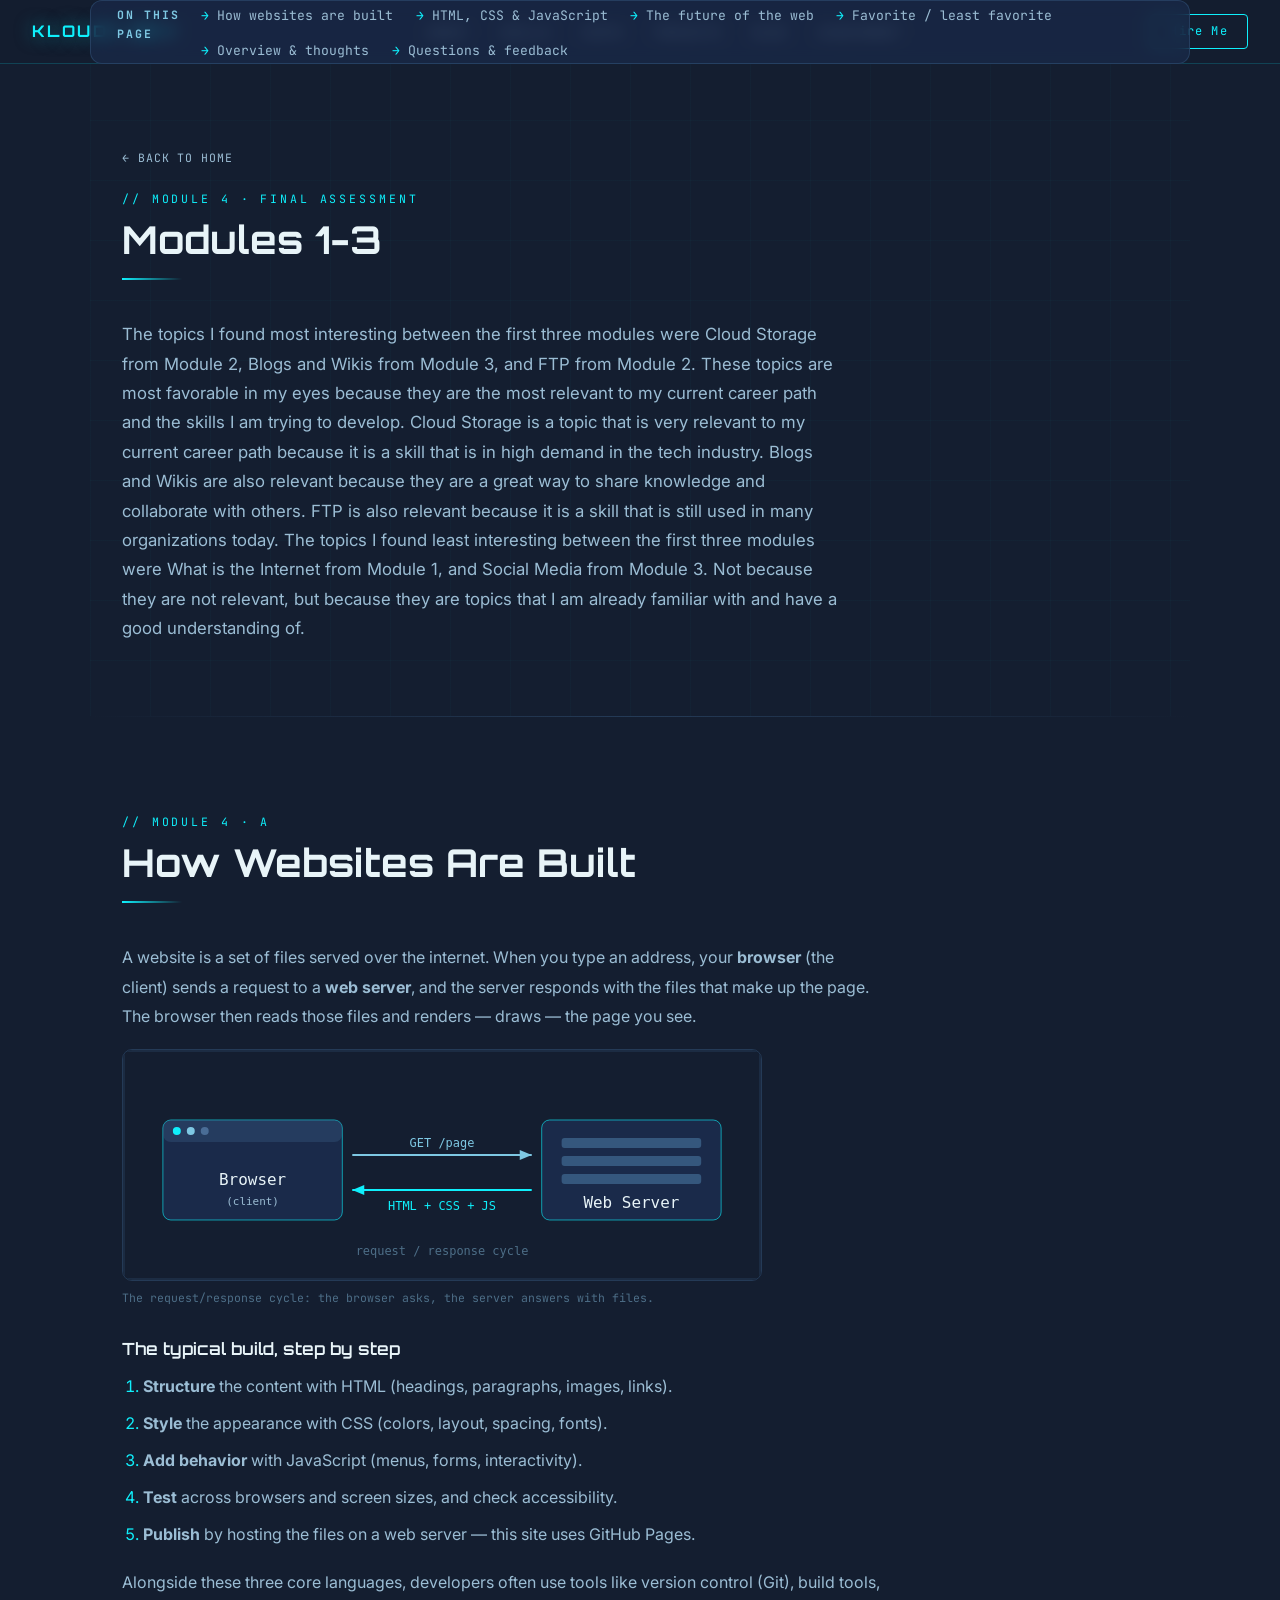
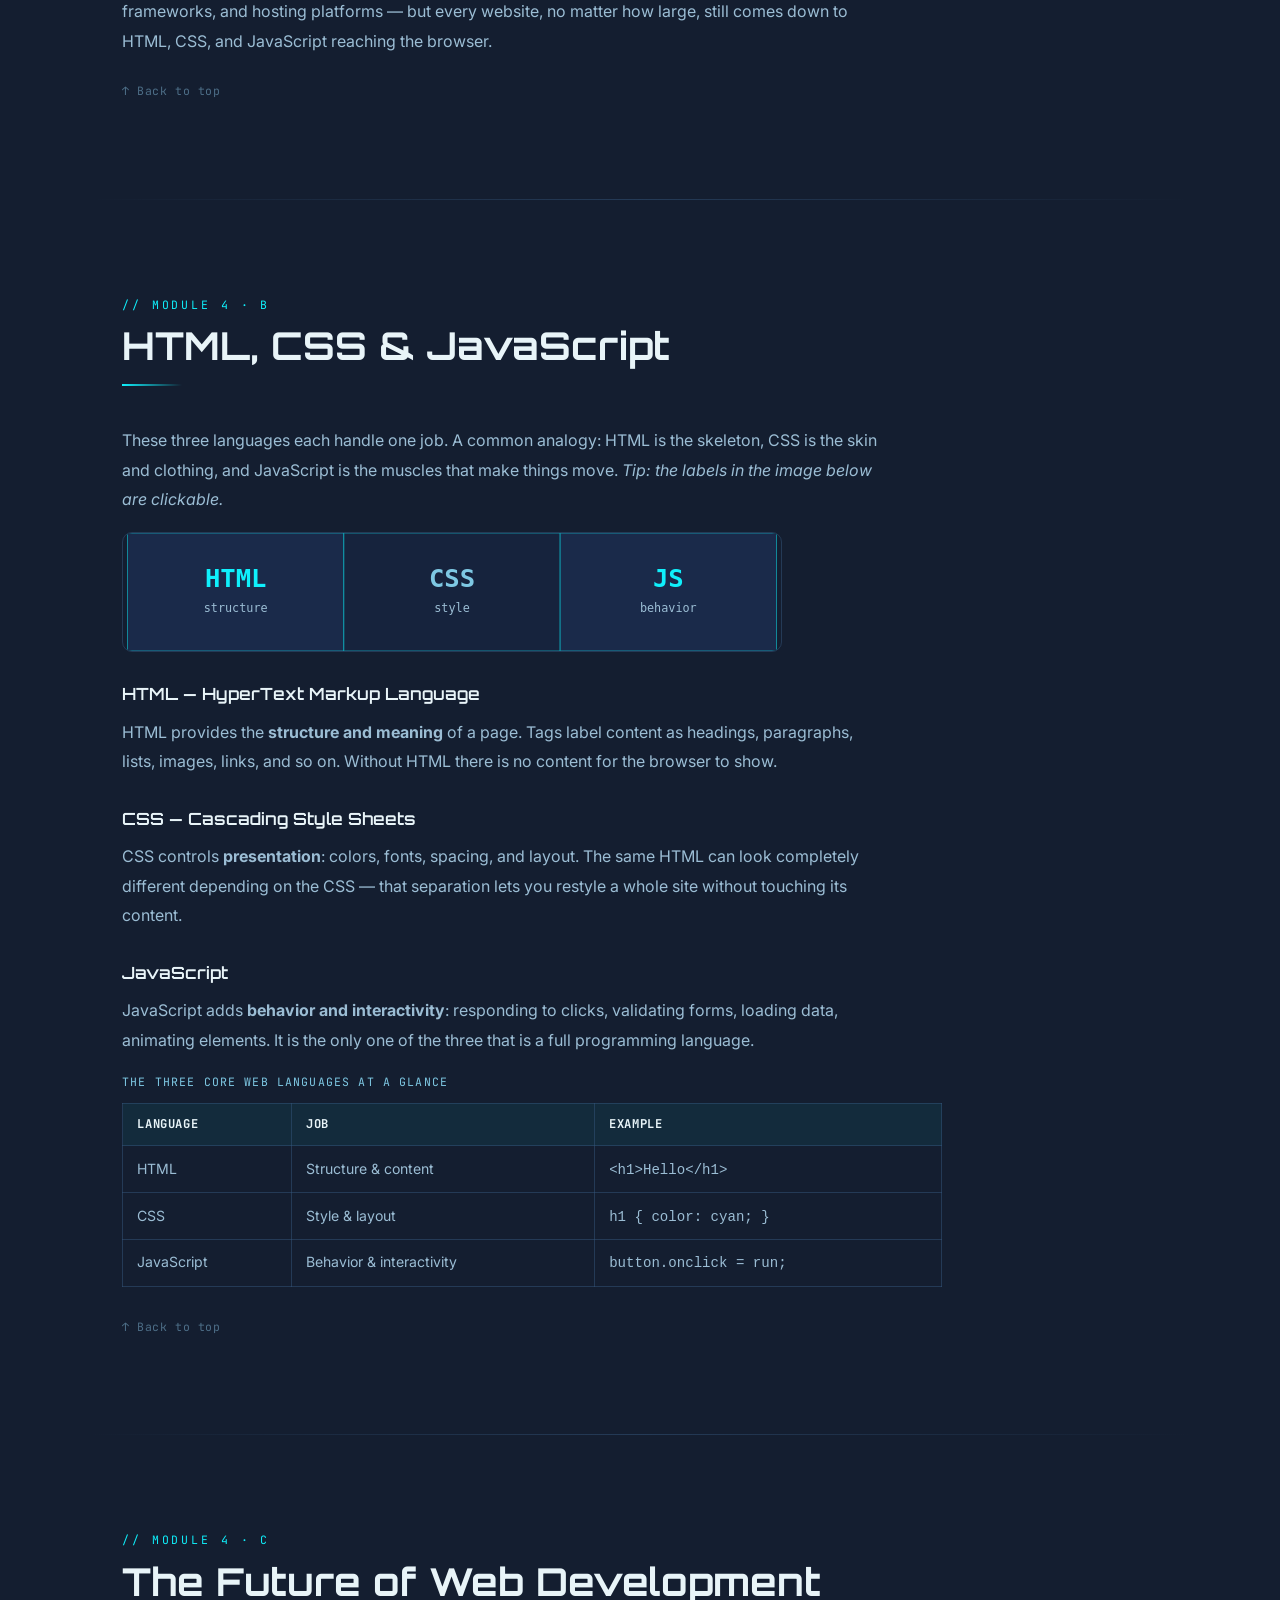
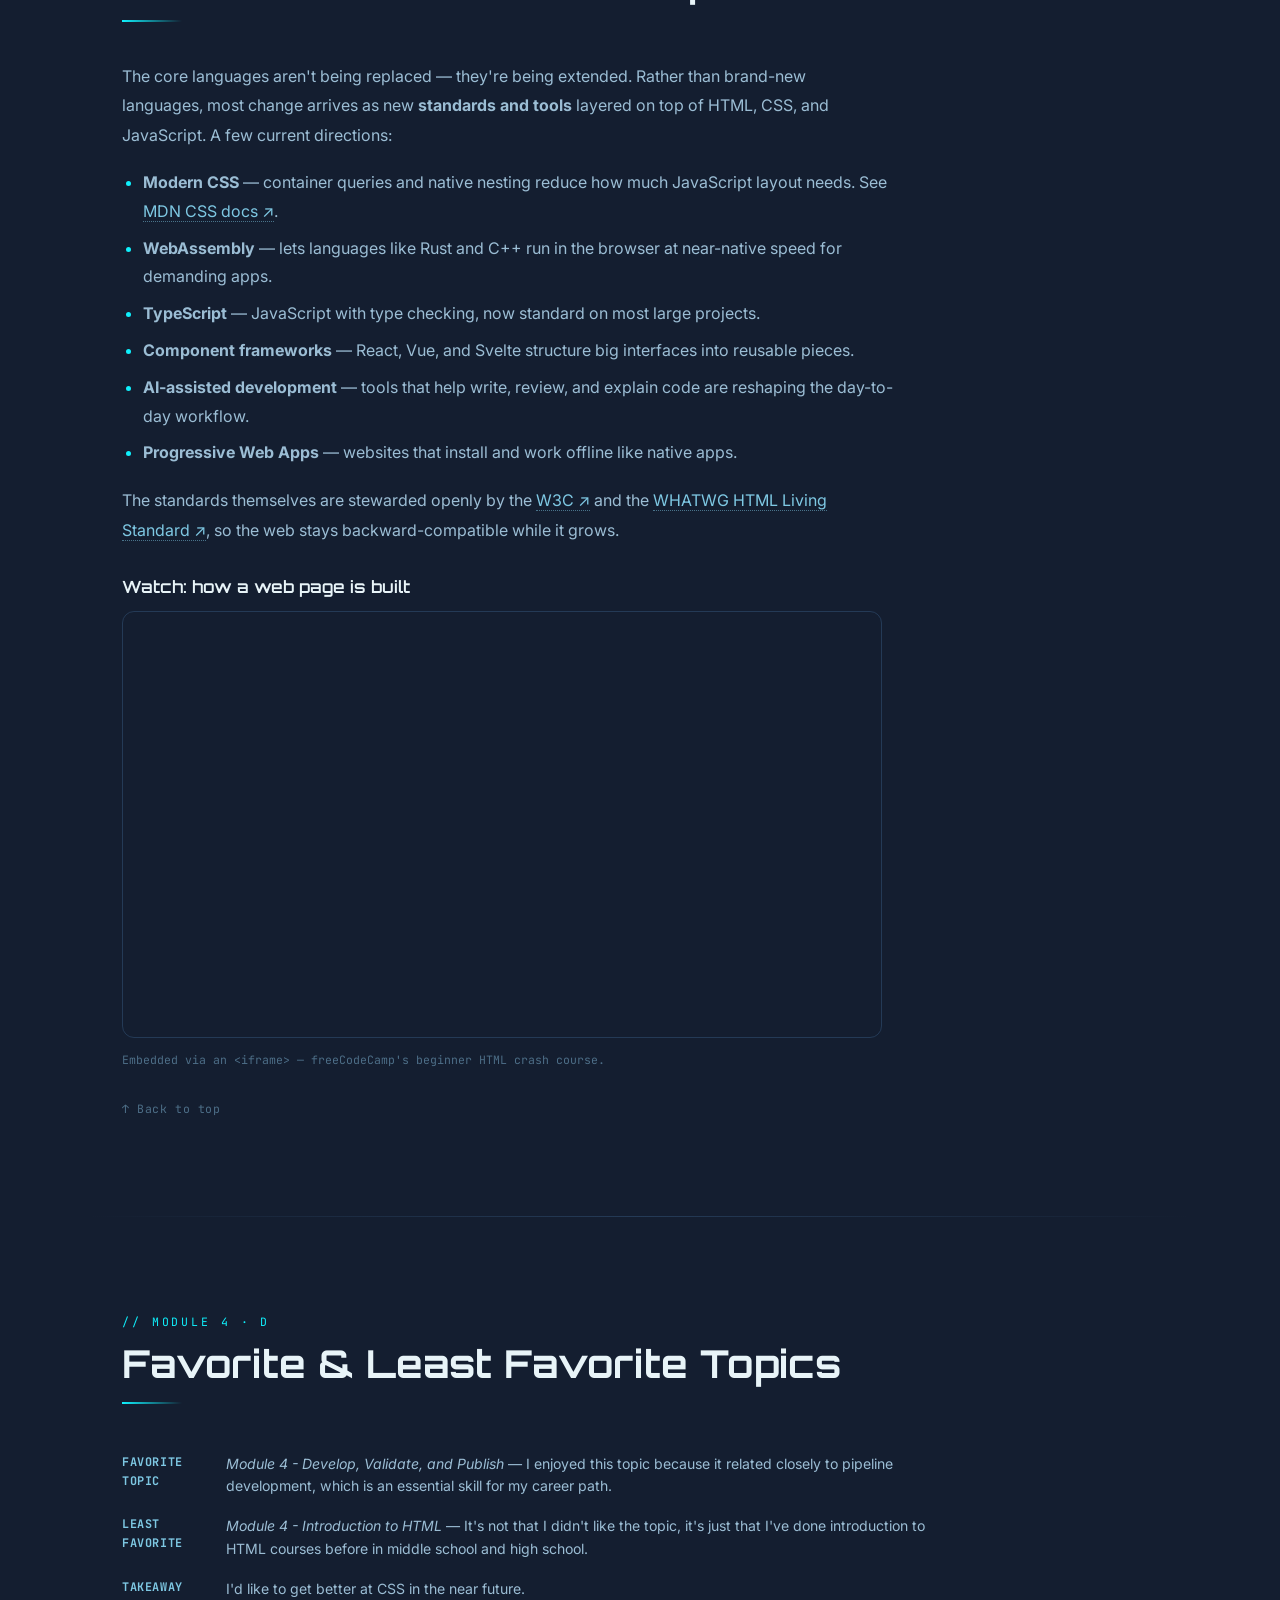
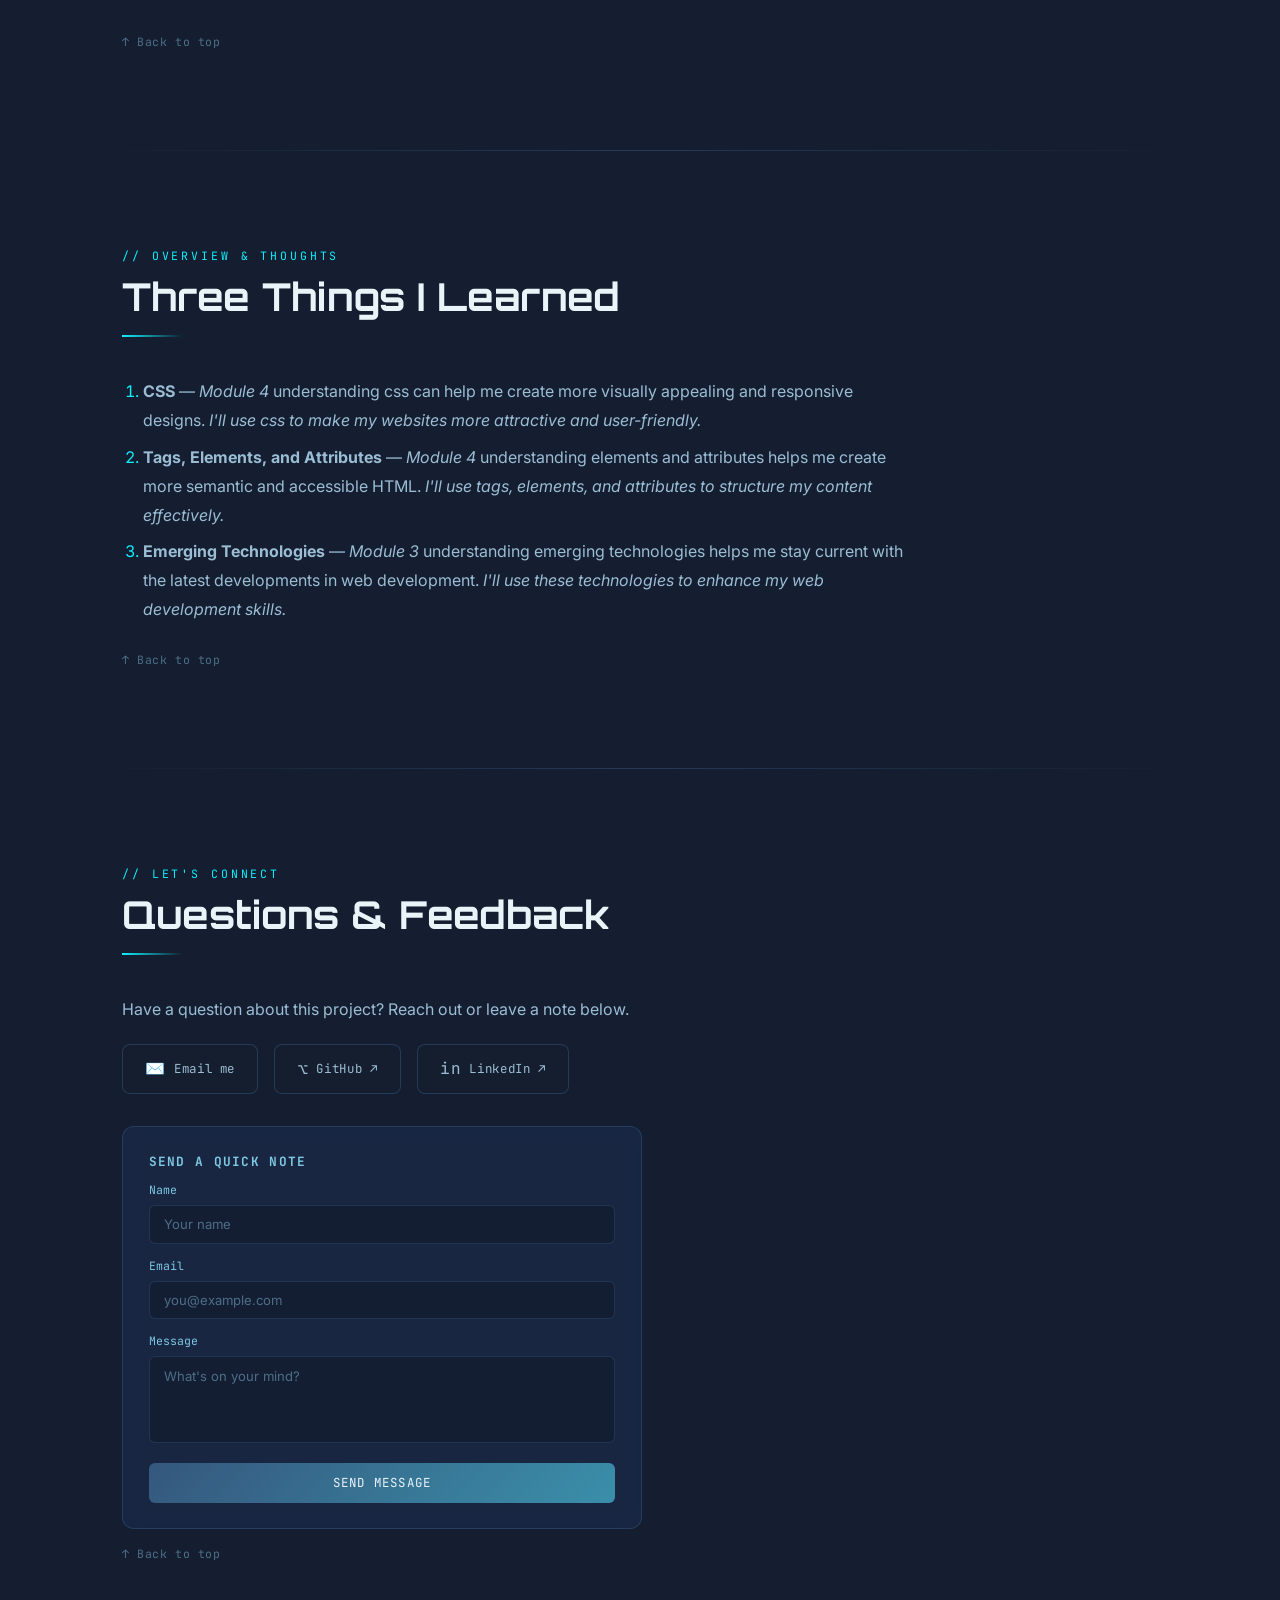
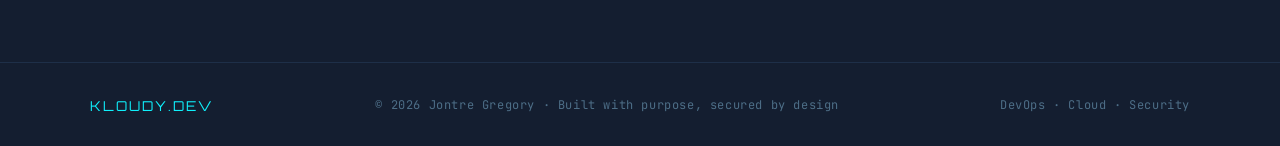
<file: final-assessment.html>
<!DOCTYPE html>
<html lang="en">
<head>
<meta charset="UTF-8"/>
<meta name="viewport" content="width=device-width, initial-scale=1.0"/>
<!-- ✅ FEATURE: Page title -->
<title>Final Assessment — Module 4 &amp; Course Reflections | Jontre Gregory</title>

<!-- ✅ FEATURE: CSS type 1 of 3 — EXTERNAL stylesheet -->
<link rel="preconnect" href="https://fonts.googleapis.com"/>
<link href="https://fonts.googleapis.com/css2?family=Orbitron:wght@400;600;700;900&family=Inter:wght@300;400;500;600&family=JetBrains+Mono:wght@400;500&display=swap" rel="stylesheet"/>
<link rel="stylesheet" href="style.css"/>

<!-- ✅ FEATURE: CSS type 2 of 3 — INTERNAL stylesheet -->
<style>
  /* Subpage header — clears the fixed nav */
  .subpage-header { position: relative; padding: 9rem 2rem 2rem; max-width: 1100px; margin: 0 auto; overflow: hidden; }
  .subpage-header .hero-grid { background-size: 60px 60px; opacity: 0.6; }
  .subpage-header-inner { position: relative; z-index: 2; }
  .subpage-back { display: inline-flex; align-items: center; gap: 0.4rem; font-family: var(--font-mono); font-size: 0.72rem; letter-spacing: 0.08em; text-transform: uppercase; color: var(--white-dim); text-decoration: none; margin-bottom: 1.4rem; transition: color 0.2s; }
  .subpage-back:hover { color: var(--cyan-glow); }

  /* Table of contents / on-page jump links */
  .fa-toc { background: var(--card-bg); border: 1px solid var(--card-border); border-radius: 12px; padding: 1.4rem 1.6rem; max-width: 1100px; margin: 0 auto 1rem; backdrop-filter: blur(8px); }
  .fa-toc h2 { font-family: var(--font-mono); font-size: 0.72rem; letter-spacing: 0.18em; text-transform: uppercase; color: var(--cyan-soft); margin-bottom: 0.9rem; }
  .fa-toc ul { list-style: none; display: flex; flex-wrap: wrap; gap: 0.6rem 1.4rem; }
  .fa-toc a { font-family: var(--font-mono); font-size: 0.82rem; color: var(--white-dim); text-decoration: none; transition: color 0.2s; }
  .fa-toc a::before { content: "→ "; color: var(--cyan-glow); }
  .fa-toc a:hover { color: var(--cyan-glow); }

  /* ✅ FEATURE: Horizontal rule (styled to theme) */
  hr.fa-rule { border: none; height: 1px; max-width: 1100px; margin: 0 auto; background: linear-gradient(90deg, transparent, var(--card-border), transparent); }

  .fa-h3 { font-family: var(--font-display); font-size: 1.05rem; font-weight: 600; color: var(--white-pure); margin: 1.8rem 0 0.6rem; }
  .fa-h4 { font-family: var(--font-mono); font-size: 0.8rem; letter-spacing: 0.1em; text-transform: uppercase; color: var(--cyan-soft); margin: 1.2rem 0 0.5rem; }
  .fa-p  { color: var(--white-dim); line-height: 1.85; max-width: 760px; margin-bottom: 1.1rem; }
  .fa-p a, .fa-li a { color: var(--cyan-soft); text-decoration: none; border-bottom: 1px dotted rgba(126,200,227,0.5); transition: color 0.2s; }
  .fa-p a:hover, .fa-li a:hover { color: var(--cyan-glow); }

  .fa-list { margin: 0 0 1.2rem 1.3rem; color: var(--white-dim); line-height: 1.8; max-width: 760px; }
  .fa-list li { margin-bottom: 0.5rem; }
  .fa-list li::marker { color: var(--cyan-glow); }

  /* ✅ FEATURE: Table WITH borders + caption */
  table.fa-table { width: 100%; max-width: 820px; border-collapse: collapse; margin: 0.6rem 0 1.4rem; font-size: 0.88rem; }
  table.fa-table caption { font-family: var(--font-mono); font-size: 0.72rem; letter-spacing: 0.1em; text-transform: uppercase; color: var(--cyan-soft); text-align: left; padding-bottom: 0.7rem; }
  table.fa-table th, table.fa-table td { border: 1px solid var(--card-border); padding: 0.7rem 0.9rem; text-align: left; vertical-align: top; }
  table.fa-table th { background: rgba(15,240,252,0.06); color: var(--white-pure); font-family: var(--font-mono); font-size: 0.76rem; letter-spacing: 0.05em; text-transform: uppercase; }
  table.fa-table td { color: var(--white-dim); }

  /* ✅ FEATURE: Table WITHOUT borders */
  table.fa-table-plain { width: 100%; max-width: 820px; border-collapse: collapse; margin: 0.6rem 0 1rem; font-size: 0.88rem; }
  table.fa-table-plain th, table.fa-table-plain td { border: none; padding: 0.55rem 0.9rem 0.55rem 0; text-align: left; vertical-align: top; }
  table.fa-table-plain th { color: var(--cyan-soft); font-family: var(--font-mono); font-size: 0.74rem; letter-spacing: 0.05em; text-transform: uppercase; }
  table.fa-table-plain td { color: var(--white-dim); }

  /* ✅ FEATURE: Multimedia / frame wrapper (responsive 16:9 iframe) */
  .fa-media { position: relative; width: 100%; max-width: 760px; aspect-ratio: 16 / 9; border-radius: 12px; overflow: hidden; border: 1px solid var(--card-border); margin: 0.6rem 0 0.8rem; }
  .fa-media iframe { position: absolute; inset: 0; width: 100%; height: 100%; border: 0; }
  .fa-caption { font-family: var(--font-mono); font-size: 0.72rem; color: var(--white-ghost); margin-bottom: 1.4rem; }

  /* Image-map wrapper (keeps natural pixel size so map coords stay accurate) */
  .fa-imgmap { overflow-x: auto; margin: 0.4rem 0 1.4rem; }
  .fa-imgmap img { display: block; border-radius: 10px; border: 1px solid var(--card-border); }

  .fa-figure { margin: 0.4rem 0 1.4rem; }
  .fa-figure img { display: block; width: 100%; max-width: 640px; height: auto; border-radius: 10px; border: 1px solid var(--card-border); }
  .fa-figure figcaption { font-family: var(--font-mono); font-size: 0.72rem; color: var(--white-ghost); margin-top: 0.5rem; }

  /* Callout for parts the author must personalize */
  .fa-callout { display: flex; gap: 0.7rem; background: rgba(234,179,8,0.06); border: 1px solid rgba(234,179,8,0.35); border-left-width: 3px; border-radius: 8px; padding: 0.9rem 1.1rem; max-width: 760px; margin: 0 0 1.3rem; }
  .fa-callout .fa-callout-icon { color: #eab308; flex-shrink: 0; }
  .fa-callout p { color: var(--white-dim); font-size: 0.82rem; line-height: 1.6; }

  .fa-toplink { display: inline-block; font-family: var(--font-mono); font-size: 0.72rem; letter-spacing: 0.05em; color: var(--white-ghost); text-decoration: none; margin-top: 0.5rem; transition: color 0.2s; }
  .fa-toplink:hover { color: var(--cyan-glow); }

  .fa-contact-links { display: flex; gap: 1rem; flex-wrap: wrap; margin: 1.2rem 0 2rem; }

  /* ✅ FEATURE: Custom cursor (ported from index.html for a consistent feel) */
  @media (hover: hover) and (pointer: fine) {
    html, body, a, button, input, select, textarea, label, [role="button"] { cursor: none !important; }
    .cursor-dot, .cursor-ring { position: fixed; top: 0; left: 0; border-radius: 50%; pointer-events: none; z-index: 99999; transform: translate3d(-100px,-100px,0) translate(-50%,-50%); opacity: 0; transition: opacity 0.2s ease, width 0.18s ease, height 0.18s ease, border-color 0.18s ease, background 0.18s ease; }
    .cursor-dot { width: 7px; height: 7px; background: var(--white-pure); box-shadow: 0 0 8px rgba(15,240,252,0.9); }
    .cursor-ring { width: 34px; height: 34px; border: 1.5px solid var(--cyan-soft); background: rgba(15,240,252,0.04); }
    .cursor-dot.is-visible, .cursor-ring.is-visible { opacity: 1; }
    .cursor-ring.is-hovering { width: 52px; height: 52px; border-color: var(--cyan-glow); background: rgba(15,240,252,0.09); }
    .cursor-dot.is-hovering { opacity: 0; }
  }
</style>
</head>

<!-- id="top" anchor is the target for the "back to top" links -->
<body id="top">

<!-- ✅ FEATURE: Navigation bar  |  ✅ FEATURE: Internal links (back to home-page sections) -->
<nav id="navbar">
  <a href="index.html" class="nav-logo">KLOUDY<span>.</span>DEV</a>
  <ul class="nav-links">
    <li><a href="index.html#about">About</a></li>
    <li><a href="index.html#skills">Skills</a></li>
    <li><a href="index.html#certifications">Certs</a></li>
    <li><a href="index.html#projects">Projects</a></li>
    <li><a href="index.html#blog">Blog</a></li>
    <li><a href="final-assessment.html">Assessment</a></li>
  </ul>
  <a href="index.html#contact" class="nav-cta">Hire Me</a>
  <button class="nav-hamburger" id="hamburger" aria-label="Menu"><span></span><span></span><span></span></button>
</nav>

<!-- ✅ FEATURE: Different-size headings — <h1> here, <h2> per section, <h3>/<h4> in subsections -->
<header class="subpage-header">
  <div class="hero-grid"></div>
  <div class="subpage-header-inner">
    <a href="index.html" class="subpage-back">← Back to home</a>
    <p class="section-label">// Module 4 · Final Assessment</p>
    <h1 class="section-title">Modules 1-3</h1>
    <div class="section-line"></div>
    <!-- ✅ FEATURE: Inline style (CSS type 3 of 3) -->
    <p class="hero-desc" style="margin-left: 0; text-align: left; max-width: 720px;">
      The topics I found most interesting between the first three modules were Cloud Storage from Module 2, Blogs and Wikis from Module 3, and FTP from Module 2.
      These topics are most favorable in my eyes because they are the most relevant to my current career path and the skills I am trying to develop. Cloud Storage is a topic that is very relevant to my current career path because it is a skill that is in high demand in the tech industry. 
      Blogs and Wikis are also relevant because they are a great way to share knowledge and collaborate with others. 
      FTP is also relevant because it is a skill that is still used in many organizations today.
      The topics I found least interesting between the first three modules were What is the Internet from Module 1, and Social Media from Module 3. Not because they are not relevant, but because they are topics that I am already familiar with and have a good understanding of.
    </p>
  </div>
</header>

<!-- ✅ FEATURE: Target links within the same page (jump menu) + ✅ Unordered list -->
<nav class="fa-toc" aria-label="On this page">
  <h2>On this page</h2>
  <ul>
    <li><a href="#build">How websites are built</a></li>
    <li><a href="#stack">HTML, CSS &amp; JavaScript</a></li>
    <li><a href="#future">The future of the web</a></li>
    <li><a href="#favorites">Favorite / least favorite</a></li>
    <li><a href="#thoughts">Overview &amp; thoughts</a></li>
    <li><a href="#feedback">Questions &amp; feedback</a></li>
  </ul>
</nav>

<hr class="fa-rule"/>

<!-- ═══════════════ MODULE 4a — HOW WEBSITES ARE BUILT ═══════════════ -->
<section id="build">
  <p class="section-label">// module 4 · a</p>
  <h2 class="section-title">How Websites Are Built</h2>
  <div class="section-line"></div>

  <p class="fa-p">
    A website is a set of files served over the internet. When you type an address,
    your <strong>browser</strong> (the client) sends a request to a <strong>web
    server</strong>, and the server responds with the files that make up the page.
    The browser then reads those files and renders — draws — the page you see.
  </p>

  <!-- ✅ FEATURE: Images + ✅ ADA alt text (self-contained data-URI SVG, no extra files to upload) -->
  <figure class="fa-figure">
    <img alt="Diagram: a browser sends a GET request to a web server, and the server responds with HTML, CSS, and JavaScript files." src="[data-uri]"/>
    <figcaption>The request/response cycle: the browser asks, the server answers with files.</figcaption>
  </figure>

  <h3 class="fa-h3">The typical build, step by step</h3>
  <!-- ✅ FEATURE: Ordered list -->
  <ol class="fa-list">
    <li><strong>Structure</strong> the content with HTML (headings, paragraphs, images, links).</li>
    <li><strong>Style</strong> the appearance with CSS (colors, layout, spacing, fonts).</li>
    <li><strong>Add behavior</strong> with JavaScript (menus, forms, interactivity).</li>
    <li><strong>Test</strong> across browsers and screen sizes, and check accessibility.</li>
    <li><strong>Publish</strong> by hosting the files on a web server — this site uses GitHub Pages.</li>
  </ol>

  <p class="fa-p">
    Alongside these three core languages, developers often use tools like version
    control (Git), build tools, frameworks, and hosting platforms — but every website,
    no matter how large, still comes down to HTML, CSS, and JavaScript reaching the browser.
  </p>
  <a href="#top" class="fa-toplink">↑ Back to top</a>
</section>

<hr class="fa-rule"/>

<!-- ═══════════════ MODULE 4b — HTML / CSS / JS ═══════════════ -->
<section id="stack">
  <p class="section-label">// module 4 · b</p>
  <h2 class="section-title">HTML, CSS &amp; JavaScript</h2>
  <div class="section-line"></div>

  <p class="fa-p">
    These three languages each handle one job. A common analogy: HTML is the skeleton,
    CSS is the skin and clothing, and JavaScript is the muscles that make things move.
    <em>Tip: the labels in the image below are clickable.</em>
  </p>

  <!-- ✅ FEATURE: Image map (clickable regions over one image) + ✅ ADA alt text -->
  <div class="fa-imgmap">
    <img width="660" height="120" usemap="#stackmap" alt="Three-part bar labeled HTML (structure), CSS (style), and JS (behavior). Each part links to its explanation below." src="[data-uri]"/>
    <map name="stackmap">
      <area shape="rect" coords="0,0,220,120" href="#q-html" alt="Jump to the HTML explanation"/>
      <area shape="rect" coords="220,0,440,120" href="#q-css" alt="Jump to the CSS explanation"/>
      <area shape="rect" coords="440,0,660,120" href="#q-js" alt="Jump to the JavaScript explanation"/>
    </map>
  </div>

  <h3 class="fa-h3" id="q-html">HTML — HyperText Markup Language</h3>
  <p class="fa-p">HTML provides the <strong>structure and meaning</strong> of a page. Tags label content as headings, paragraphs, lists, images, links, and so on. Without HTML there is no content for the browser to show.</p>

  <h3 class="fa-h3" id="q-css">CSS — Cascading Style Sheets</h3>
  <p class="fa-p">CSS controls <strong>presentation</strong>: colors, fonts, spacing, and layout. The same HTML can look completely different depending on the CSS — that separation lets you restyle a whole site without touching its content.</p>

  <h3 class="fa-h3" id="q-js">JavaScript</h3>
  <p class="fa-p">JavaScript adds <strong>behavior and interactivity</strong>: responding to clicks, validating forms, loading data, animating elements. It is the only one of the three that is a full programming language.</p>

  <!-- ✅ FEATURE: Table WITH borders + caption -->
  <table class="fa-table">
    <caption>The three core web languages at a glance</caption>
    <thead>
      <tr><th>Language</th><th>Job</th><th>Example</th></tr>
    </thead>
    <tbody>
      <tr><td>HTML</td><td>Structure &amp; content</td><td><code>&lt;h1&gt;Hello&lt;/h1&gt;</code></td></tr>
      <tr><td>CSS</td><td>Style &amp; layout</td><td><code>h1 { color: cyan; }</code></td></tr>
      <tr><td>JavaScript</td><td>Behavior &amp; interactivity</td><td><code>button.onclick = run;</code></td></tr>
    </tbody>
  </table>
  <a href="#top" class="fa-toplink">↑ Back to top</a>
</section>

<hr class="fa-rule"/>

<!-- ═══════════════ MODULE 4c — THE FUTURE ═══════════════ -->
<section id="future">
  <p class="section-label">// module 4 · c</p>
  <h2 class="section-title">The Future of Web Development</h2>
  <div class="section-line"></div>

  <p class="fa-p">
    The core languages aren't being replaced — they're being extended. Rather than brand-new
    languages, most change arrives as new <strong>standards and tools</strong> layered on top
    of HTML, CSS, and JavaScript. A few current directions:
  </p>

  <!-- ✅ FEATURE: Unordered list + ✅ External links -->
  <ul class="fa-list">
    <li class="fa-li"><strong>Modern CSS</strong> — container queries and native nesting reduce how much JavaScript layout needs. See <a href="https://developer.mozilla.org/en-US/docs/Web/CSS" target="_blank" rel="noopener noreferrer">MDN CSS docs ↗</a>.</li>
    <li class="fa-li"><strong>WebAssembly</strong> — lets languages like Rust and C++ run in the browser at near-native speed for demanding apps.</li>
    <li class="fa-li"><strong>TypeScript</strong> — JavaScript with type checking, now standard on most large projects.</li>
    <li class="fa-li"><strong>Component frameworks</strong> — React, Vue, and Svelte structure big interfaces into reusable pieces.</li>
    <li class="fa-li"><strong>AI-assisted development</strong> — tools that help write, review, and explain code are reshaping the day-to-day workflow.</li>
    <li class="fa-li"><strong>Progressive Web Apps</strong> — websites that install and work offline like native apps.</li>
  </ul>

  <p class="fa-p">
    The standards themselves are stewarded openly by the
    <a href="https://www.w3.org/" target="_blank" rel="noopener noreferrer">W3C ↗</a> and the
    <a href="https://html.spec.whatwg.org/" target="_blank" rel="noopener noreferrer">WHATWG HTML Living Standard ↗</a>,
    so the web stays backward-compatible while it grows.
  </p>

  <h3 class="fa-h3">Watch: how a web page is built</h3>
  <!-- ✅ FEATURE: Multimedia content + ✅ Frames (iframe) + ✅ ADA (title attribute) -->
  <div class="fa-media">
    <iframe src="https://www.youtube.com/embed/916GWv2Qs08" title="freeCodeCamp — HTML crash course for beginners" allow="accelerometer; autoplay; clipboard-write; encrypted-media; gyroscope; picture-in-picture" allowfullscreen></iframe>
  </div>
  <p class="fa-caption">Embedded via an &lt;iframe&gt; — freeCodeCamp's beginner HTML crash course.</p>
  <a href="#top" class="fa-toplink">↑ Back to top</a>
</section>

<hr class="fa-rule"/>

<!-- ═══════════════ MODULE 4d — FAVORITE / LEAST FAVORITE ═══════════════ -->
<section id="favorites">
  <p class="section-label">// module 4 · d</p>
  <h2 class="section-title">Favorite &amp; Least Favorite Topics</h2>
  <div class="section-line"></div>

  <!-- ✅ FEATURE: Table WITHOUT borders -->
  <table class="fa-table-plain">
    <tbody>
      <tr><th>Favorite topic</th><td><em>Module 4 - Develop, Validate, and Publish</em> — I enjoyed this topic because it related closely to pipeline development, which is an essential skill for my career path.</td></tr>
      <tr><th>Least favorite</th><td><em>Module 4 - Introduction to HTML</em> — It's not that I didn't like the topic, it's just that I've done introduction to HTML courses before in middle school and high school.</td></tr>
      <tr><th>Takeaway</th><td>I'd like to get better at CSS in the near future.</td></tr>
    </tbody>
  </table>
  <a href="#top" class="fa-toplink">↑ Back to top</a>
</section>

<hr class="fa-rule"/>

<!-- ═══════════════ OVERVIEW & THOUGHTS ═══════════════ -->
<section id="thoughts">
  <p class="section-label">// overview &amp; thoughts</p>
  <h2 class="section-title">Three Things I Learned</h2>
  <div class="section-line"></div>

  <!-- ✅ FEATURE: Ordered list -->
  <ol class="fa-list">
    <li><strong>CSS</strong> — <em>Module 4</em> understanding css can help me create more visually appealing and responsive designs. <em>I'll use css to make my websites more attractive and user-friendly.</em></li>
    <li><strong>Tags, Elements, and Attributes</strong> — <em>Module 4</em> understanding elements and attributes helps me create more semantic and accessible HTML. <em>I'll use tags, elements, and attributes to structure my content effectively.</em></li>
    <li><strong>Emerging Technologies</strong> — <em>Module 3</em> understanding emerging technologies helps me stay current with the latest developments in web development. <em>I'll use these technologies to enhance my web development skills.</em></li>
  </ol>
  <a href="#top" class="fa-toplink">↑ Back to top</a>
</section>

<hr class="fa-rule"/>

<!-- ═══════════════ FEEDBACK / CONTACT ═══════════════ -->
<section id="feedback">
  <p class="section-label">// let's connect</p>
  <h2 class="section-title">Questions &amp; Feedback</h2>
  <div class="section-line"></div>

  <p class="fa-p">Have a question about this project? Reach out or leave a note below.</p>

  <div class="fa-contact-links">
    <!-- ✅ FEATURE: Email contact link with a subject line -->
    <a class="contact-link" href="mailto:info.kloudytre@gmail.com?subject=Final%20Assessment%20Feedback&amp;body=Hi%20Jontre%2C">
      <span class="contact-link-icon" aria-hidden="true">✉️</span> Email me
    </a>
    <!-- ✅ FEATURE: External links -->
    <a class="contact-link" href="https://github.com/kloudytre-git" target="_blank" rel="noopener noreferrer">
      <span class="contact-link-icon" aria-hidden="true">⌥</span> GitHub ↗
    </a>
    <a class="contact-link" href="https://linkedin.com/in/jontregregory" target="_blank" rel="noopener noreferrer">
      <span class="contact-link-icon" aria-hidden="true">in</span> LinkedIn ↗
    </a>
  </div>

  <!-- ✅ FEATURE: Form (+ ADA: every field has a <label>) -->
  <div style="background: var(--card-bg); border: 1px solid var(--card-border); border-radius: 12px; padding: 1.6rem; max-width: 520px; backdrop-filter: blur(8px);">
    <h3 class="fa-h4" style="margin-top: 0;">Send a quick note</h3>
    <div class="form-row">
      <label for="fname" style="display:block; font-size:0.72rem; color:var(--cyan-soft); font-family:var(--font-mono); margin-bottom:0.35rem;">Name</label>
      <input id="fname" type="text" placeholder="Your name"/>
    </div>
    <div class="form-row">
      <label for="femail" style="display:block; font-size:0.72rem; color:var(--cyan-soft); font-family:var(--font-mono); margin-bottom:0.35rem;">Email</label>
      <input id="femail" type="email" placeholder="you@example.com"/>
    </div>
    <div class="form-row">
      <label for="fmsg" style="display:block; font-size:0.72rem; color:var(--cyan-soft); font-family:var(--font-mono); margin-bottom:0.35rem;">Message</label>
      <textarea id="fmsg" rows="4" placeholder="What's on your mind?"></textarea>
    </div>
    <button class="btn-submit" id="faSubmit" type="button">Send message</button>
  </div>
  <a href="#top" class="fa-toplink" style="margin-top:1rem;">↑ Back to top</a>
</section>

<!-- ✅ FEATURE: Footer -->
<footer>
  <div class="footer-inner">
    <span class="logo">KLOUDY.DEV</span>
    <p>© 2026 Jontre Gregory · Built with purpose, secured by design</p>
    <p>DevOps · Cloud · Security</p>
  </div>
</footer>

<div class="toast" id="toast">✓ Thanks — your note was captured!</div>

<!-- Custom cursor elements -->
<div class="cursor-dot" id="cursorDot"></div>
<div class="cursor-ring" id="cursorRing"></div>

<script>
/* Mobile nav toggle (matches home page) */
(function () {
  var nav = document.getElementById('navbar');
  var hamburger = document.getElementById('hamburger');
  if (hamburger && nav) hamburger.addEventListener('click', function () { nav.classList.toggle('mobile-open'); });
})();

/* Form handler — static sites can't email on their own, so we confirm with the
   existing toast. To actually receive submissions, point this at a service like
   Formspree (https://formspree.io) by giving the form an action + method. */
(function () {
  var btn = document.getElementById('faSubmit');
  var toast = document.getElementById('toast');
  if (!btn || !toast) return;
  btn.addEventListener('click', function () {
    toast.classList.add('show');
    setTimeout(function () { toast.classList.remove('show'); }, 3000);
    document.getElementById('fname').value = '';
    document.getElementById('femail').value = '';
    document.getElementById('fmsg').value = '';
  });
})();

/* Custom cursor (ported from index.html) */
(function () {
  if (!window.matchMedia('(hover: hover) and (pointer: fine)').matches) return;
  var dot = document.getElementById('cursorDot');
  var ring = document.getElementById('cursorRing');
  var mouseX = innerWidth / 2, mouseY = innerHeight / 2, ringX = mouseX, ringY = mouseY, hasMoved = false;
  document.addEventListener('mousemove', function (e) {
    mouseX = e.clientX; mouseY = e.clientY;
    dot.style.transform = 'translate3d(' + mouseX + 'px,' + mouseY + 'px,0) translate(-50%,-50%)';
    if (!hasMoved) { hasMoved = true; dot.classList.add('is-visible'); ring.classList.add('is-visible'); ringX = mouseX; ringY = mouseY; }
  });
  document.documentElement.addEventListener('mouseleave', function () { dot.classList.remove('is-visible'); ring.classList.remove('is-visible'); });
  document.documentElement.addEventListener('mouseenter', function () { if (hasMoved) { dot.classList.add('is-visible'); ring.classList.add('is-visible'); } });
  var EASE = 0.2;
  (function tick() { ringX += (mouseX - ringX) * EASE; ringY += (mouseY - ringY) * EASE; ring.style.transform = 'translate3d(' + ringX + 'px,' + ringY + 'px,0) translate(-50%,-50%)'; requestAnimationFrame(tick); })();
  var HOVER = 'a, button, input, select, textarea, label, [role="button"], [onclick], area';
  document.addEventListener('mouseover', function (e) { if (e.target.closest(HOVER)) { ring.classList.add('is-hovering'); dot.classList.add('is-hovering'); } });
  document.addEventListener('mouseout', function (e) { if (e.target.closest(HOVER) && !(e.relatedTarget && e.relatedTarget.closest(HOVER))) { ring.classList.remove('is-hovering'); dot.classList.remove('is-hovering'); } });
})();
</script>

</body>
</html>
</file>
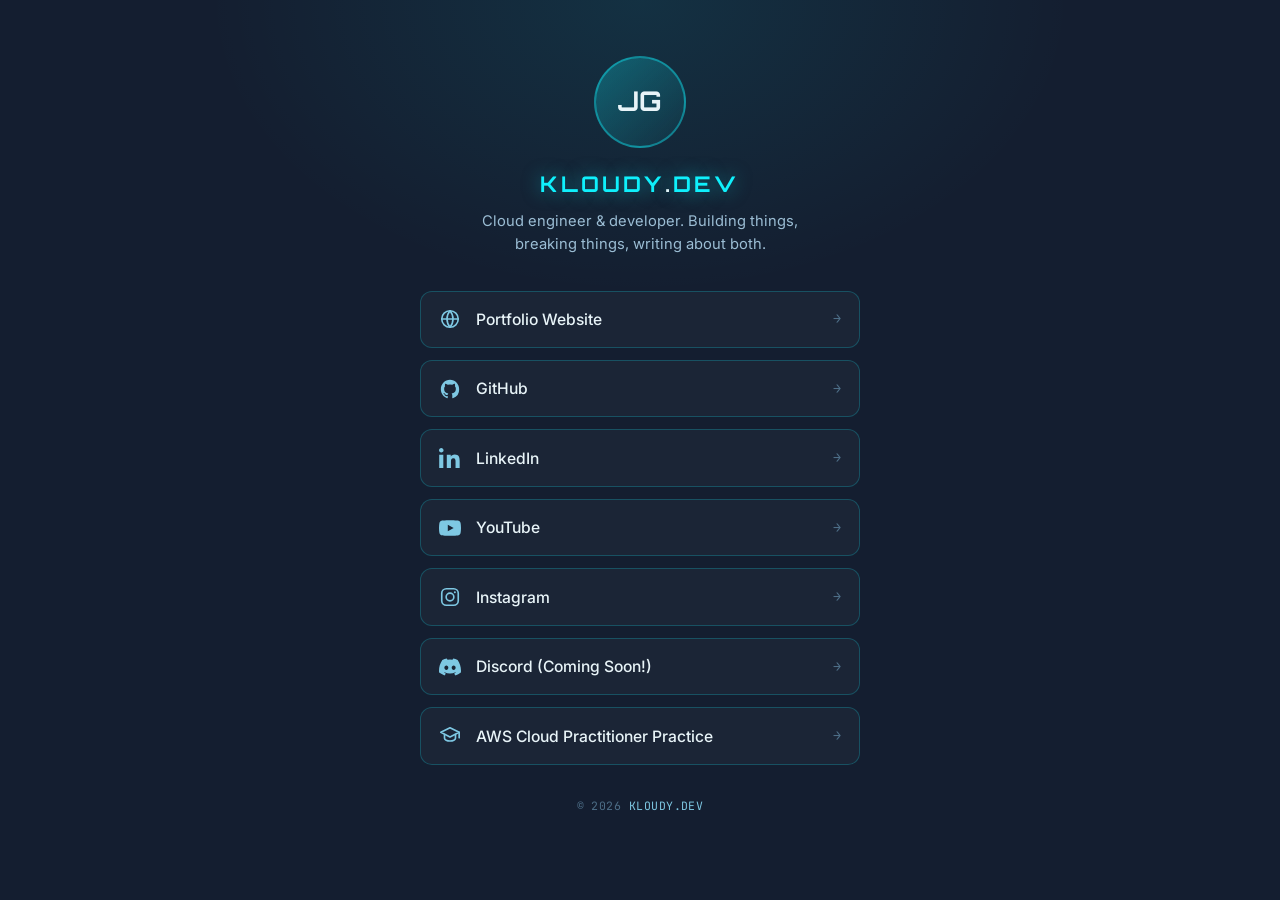
<file: links.html>
<!DOCTYPE html>
<html lang="en">
<head>
<meta charset="UTF-8"/>
<meta name="viewport" content="width=device-width, initial-scale=1.0"/>
<title>KLOUDY.DEV — Links</title>
<meta name="description" content="Links, socials, and projects — all in one place."/>
<link rel="preconnect" href="https://fonts.googleapis.com"/>
<link href="https://fonts.googleapis.com/css2?family=Orbitron:wght@400;600;700;900&family=Inter:wght@300;400;500;600&family=JetBrains+Mono:wght@400;500&display=swap" rel="stylesheet"/>
<link rel="stylesheet" href="style.css"/>
<style>
  body {
    background: radial-gradient(ellipse 620px 420px at 50% 0%, rgba(15, 240, 252, 0.09), transparent 70%), var(--navy-deep);
    min-height: 100vh;
    font-family: var(--font-body);
    color: var(--white-pure);
    display: flex;
    justify-content: center;
    padding: 3.5rem 1.25rem 3rem;
  }

  .links-wrap { width: 100%; max-width: 440px; }

  .links-profile { text-align: center; margin-bottom: 2.2rem; }

  .links-avatar {
    width: 92px;
    height: 92px;
    border-radius: 50%;
    margin: 0 auto 1.2rem;
    background: linear-gradient(135deg, rgba(15, 240, 252, 0.28), rgba(15, 240, 252, 0.04));
    border: 2px solid rgba(15, 240, 252, 0.4);
    display: flex;
    align-items: center;
    justify-content: center;
    font-family: var(--font-display);
    font-size: 1.7rem;
    font-weight: 700;
    color: var(--white-pure);
  }
  /* Swap the avatar for a real photo by replacing the div above with:
     <img src="your-photo.jpg" alt="Your name" class="links-avatar" style="object-fit:cover;"/> */

  .links-name { font-size: 1.35rem; margin-bottom: 0.5rem; display: inline-block; }
  .links-bio {
    color: var(--white-dim);
    font-size: 0.92rem;
    max-width: 320px;
    margin: 0 auto;
    line-height: 1.55;
  }

  .links-list {
    display: flex;
    flex-direction: column;
    gap: 0.75rem;
    margin-bottom: 2rem;
  }

  .link-btn {
    display: flex;
    align-items: center;
    gap: 0.9rem;
    width: 100%;
    background: rgba(255, 255, 255, 0.03);
    border: 1px solid rgba(15, 240, 252, 0.22);
    border-radius: 12px;
    padding: 0.95rem 1.15rem;
    color: var(--white-pure);
    text-decoration: none;
    font-family: var(--font-body);
    font-size: 0.98rem;
    font-weight: 500;
    transition: border-color 0.2s ease, background 0.2s ease, transform 0.15s ease;
  }
  .link-btn:hover {
    border-color: var(--cyan-glow);
    background: rgba(15, 240, 252, 0.06);
    transform: translateY(-2px);
    box-shadow: 0 6px 18px rgba(15, 240, 252, 0.15);
  }
  .link-btn:active { transform: translateY(0); }
  .link-icon { flex-shrink: 0; width: 22px; height: 22px; color: var(--cyan-soft); transition: color 0.2s; }
  .link-btn:hover .link-icon { color: var(--cyan-glow); }
  .link-label { flex: 1; }
  .link-arrow { flex-shrink: 0; font-family: var(--font-mono); font-size: 0.85rem; color: var(--white-ghost); }

  .links-footer {
    text-align: center;
    font-family: var(--font-mono);
    font-size: 0.72rem;
    letter-spacing: 0.04em;
    color: var(--white-ghost);
  }
  .links-footer a { color: var(--cyan-soft); text-decoration: none; }
  .links-footer a:hover { color: var(--cyan-glow); }
</style>
</head>
<body>

<div class="links-wrap">

  <div class="links-profile">
    <div class="links-avatar">JG</div>
    <!-- TODO: swap "JG" above for your real initials, or replace the div with an <img> — see comment near .links-avatar -->

    <a href="index.html" class="nav-logo links-name">KLOUDY<span>.</span>DEV</a>
    <p class="links-bio">Cloud engineer &amp; developer. Building things, breaking things, writing about both.</p>
    <!-- TODO: replace the bio line above with your own tagline -->
  </div>

  <div class="links-list">

    <a class="link-btn" href="index.html">
      <svg class="link-icon" viewBox="0 0 24 24" fill="none" stroke="currentColor" stroke-width="1.8" stroke-linecap="round" stroke-linejoin="round"><circle cx="12" cy="12" r="9"/><path d="M3 12h18M12 3a14 14 0 0 1 0 18 14 14 0 0 1 0-18z"/></svg>
      <span class="link-label">Portfolio Website</span>
      <span class="link-arrow">&rarr;</span>
    </a>

    <a class="link-btn" href="https://github.com/kloudytre-git" target="_blank" rel="noopener">
      <svg class="link-icon" viewBox="0 0 24 24" fill="currentColor"><path d="M12 2C6.48 2 2 6.58 2 12.25c0 4.54 2.87 8.38 6.84 9.75.5.1.68-.22.68-.49 0-.24-.01-.89-.01-1.75-2.78.62-3.37-1.36-3.37-1.36-.46-1.18-1.11-1.5-1.11-1.5-.91-.63.07-.62.07-.62 1 .07 1.53 1.05 1.53 1.05.89 1.55 2.34 1.1 2.91.84.09-.65.35-1.1.64-1.36-2.22-.26-4.56-1.14-4.56-5.07 0-1.12.39-2.04 1.03-2.75-.1-.26-.45-1.3.1-2.72 0 0 .84-.28 2.75 1.05a9.4 9.4 0 0 1 5 0c1.91-1.33 2.75-1.05 2.75-1.05.55 1.42.2 2.46.1 2.72.64.71 1.03 1.63 1.03 2.75 0 3.94-2.34 4.81-4.57 5.06.36.32.68.94.68 1.9 0 1.37-.01 2.48-.01 2.82 0 .27.18.59.69.49A10.02 10.02 0 0 0 22 12.25C22 6.58 17.52 2 12 2z"/></svg>
      <span class="link-label">GitHub</span>
      <span class="link-arrow">&rarr;</span>
    </a>

    <a class="link-btn" href="https://linkedin.com/in/jontregregory" target="_blank" rel="noopener">
      <svg class="link-icon" viewBox="0 0 24 24" fill="currentColor"><path d="M4.98 3.5C4.98 4.88 3.87 6 2.5 6S0 4.88 0 3.5 1.11 1 2.48 1s2.5 1.12 2.5 2.5zM.22 8.5h4.5V23h-4.5V8.5zM8.5 8.5h4.32v1.98h.06c.6-1.14 2.07-2.34 4.26-2.34 4.56 0 5.4 3 5.4 6.9V23h-4.5v-6.98c0-1.66-.03-3.8-2.32-3.8-2.32 0-2.68 1.81-2.68 3.68V23H8.5V8.5z"/></svg>
      <span class="link-label">LinkedIn</span>
      <span class="link-arrow">&rarr;</span>
    </a>

    <a class="link-btn" href="https://www.youtube.com/@kloudytre" target="_blank" rel="noopener">
      <svg class="link-icon" viewBox="0 0 24 24" fill="currentColor"><path d="M23.5 6.2a3 3 0 0 0-2.1-2.1C19.5 3.5 12 3.5 12 3.5s-7.5 0-9.4.6A3 3 0 0 0 .5 6.2 31 31 0 0 0 0 12a31 31 0 0 0 .5 5.8 3 3 0 0 0 2.1 2.1c1.9.6 9.4.6 9.4.6s7.5 0 9.4-.6a3 3 0 0 0 2.1-2.1A31 31 0 0 0 24 12a31 31 0 0 0-.5-5.8zM9.6 15.6V8.4l6.4 3.6-6.4 3.6z"/></svg>
      <span class="link-label">YouTube</span>
      <span class="link-arrow">&rarr;</span>
    </a>

    <a class="link-btn" href="https://instagram.com/kloudy.dev" target="_blank" rel="noopener">
      <svg class="link-icon" viewBox="0 0 24 24" fill="none" stroke="currentColor" stroke-width="1.8"><rect x="3" y="3" width="18" height="18" rx="5"/><circle cx="12" cy="12" r="4.2"/><circle cx="17.3" cy="6.7" r="1.1" fill="currentColor" stroke="none"/></svg>
      <span class="link-label">Instagram</span>
      <span class="link-arrow">&rarr;</span>
    </a>

    <a class="link-btn" href="https://discord.com" target="_blank" rel="noopener">
      <svg class="link-icon" viewBox="0 0 24 24" fill="currentColor"><path d="M20.317 4.37a19.79 19.79 0 0 0-4.885-1.515.07.07 0 0 0-.073.035c-.211.375-.444.864-.608 1.25a18.27 18.27 0 0 0-5.487 0 12.64 12.64 0 0 0-.617-1.25.07.07 0 0 0-.073-.035A19.736 19.736 0 0 0 3.677 4.37a.06.06 0 0 0-.03.027C.533 9.046-.32 13.58.099 18.057a.08.08 0 0 0 .031.055 19.9 19.9 0 0 0 5.993 3.03.078.078 0 0 0 .084-.028 14.09 14.09 0 0 0 1.226-1.994.076.076 0 0 0-.041-.106 13.107 13.107 0 0 1-1.872-.892.077.077 0 0 1-.008-.128c.126-.094.252-.192.372-.291a.074.074 0 0 1 .077-.01c3.928 1.793 8.18 1.793 12.062 0a.074.074 0 0 1 .078.01c.12.099.246.198.373.292a.077.077 0 0 1-.006.127c-.598.35-1.22.645-1.873.892a.076.076 0 0 0-.041.107c.36.698.772 1.362 1.225 1.993a.076.076 0 0 0 .084.029 19.84 19.84 0 0 0 6.002-3.03.077.077 0 0 0 .032-.054c.5-5.177-.838-9.674-3.548-13.66a.06.06 0 0 0-.031-.028zM8.02 15.33c-1.183 0-2.157-1.085-2.157-2.419 0-1.333.955-2.419 2.157-2.419 1.21 0 2.176 1.096 2.157 2.42 0 1.333-.955 2.418-2.157 2.418zm7.975 0c-1.183 0-2.157-1.085-2.157-2.419 0-1.333.955-2.419 2.157-2.419 1.21 0 2.176 1.096 2.157 2.42 0 1.333-.946 2.418-2.157 2.418z"/></svg>
      <span class="link-label">Discord (Coming Soon!)</span>
      <span class="link-arrow">&rarr;</span>
    </a>

    <a class="link-btn" href="aws-ccp.html">
      <svg class="link-icon" viewBox="0 0 24 24" fill="none" stroke="currentColor" stroke-width="1.8" stroke-linecap="round" stroke-linejoin="round"><path d="M12 3L2 8l10 5 10-5-10-5z"/><path d="M6 10.5v4c0 1.5 2.7 3 6 3s6-1.5 6-3v-4"/><path d="M22 8v6"/></svg>
      <span class="link-label">AWS Cloud Practitioner Practice</span>
      <span class="link-arrow">&rarr;</span>
    </a>

  </div>

  <p class="links-footer">&copy; 2026 <a href="index.html">KLOUDY.DEV</a></p>

</div>
<script src="cursor.js"></script>
</body>
</html>
</file>
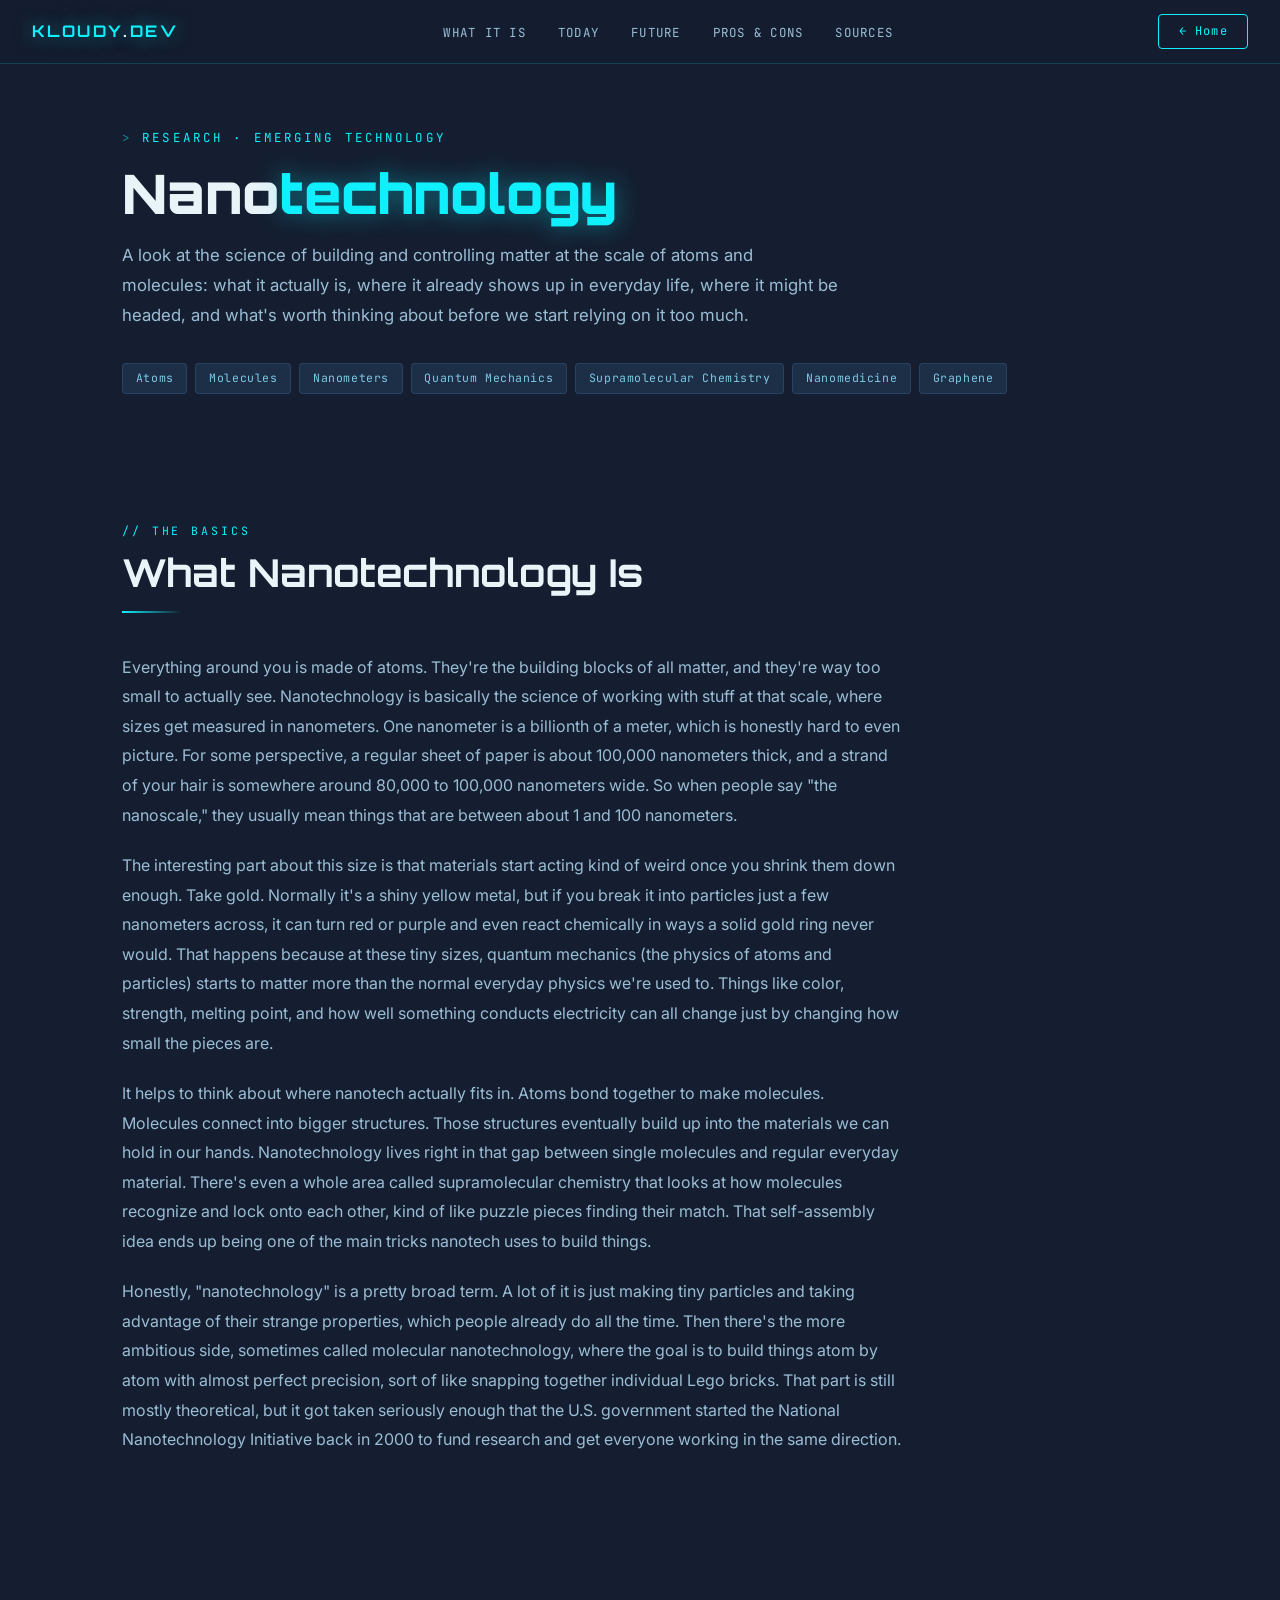
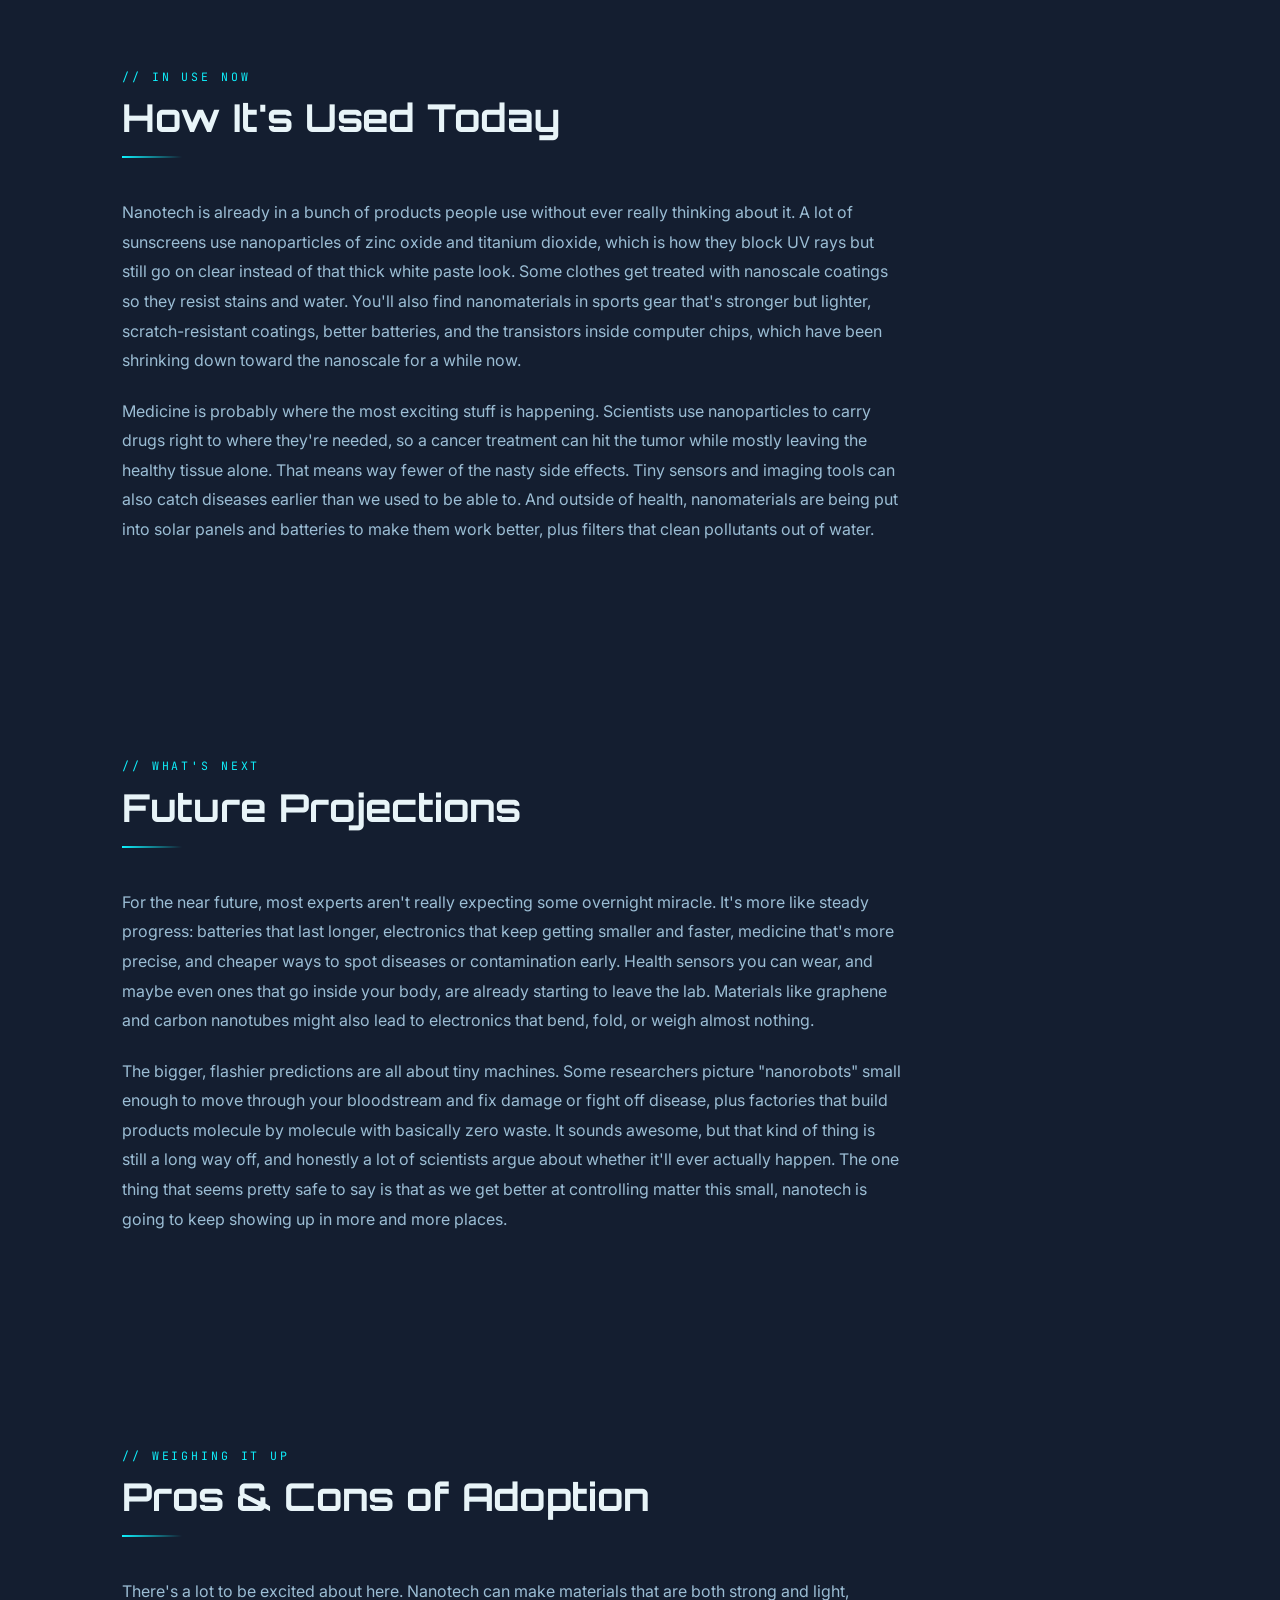
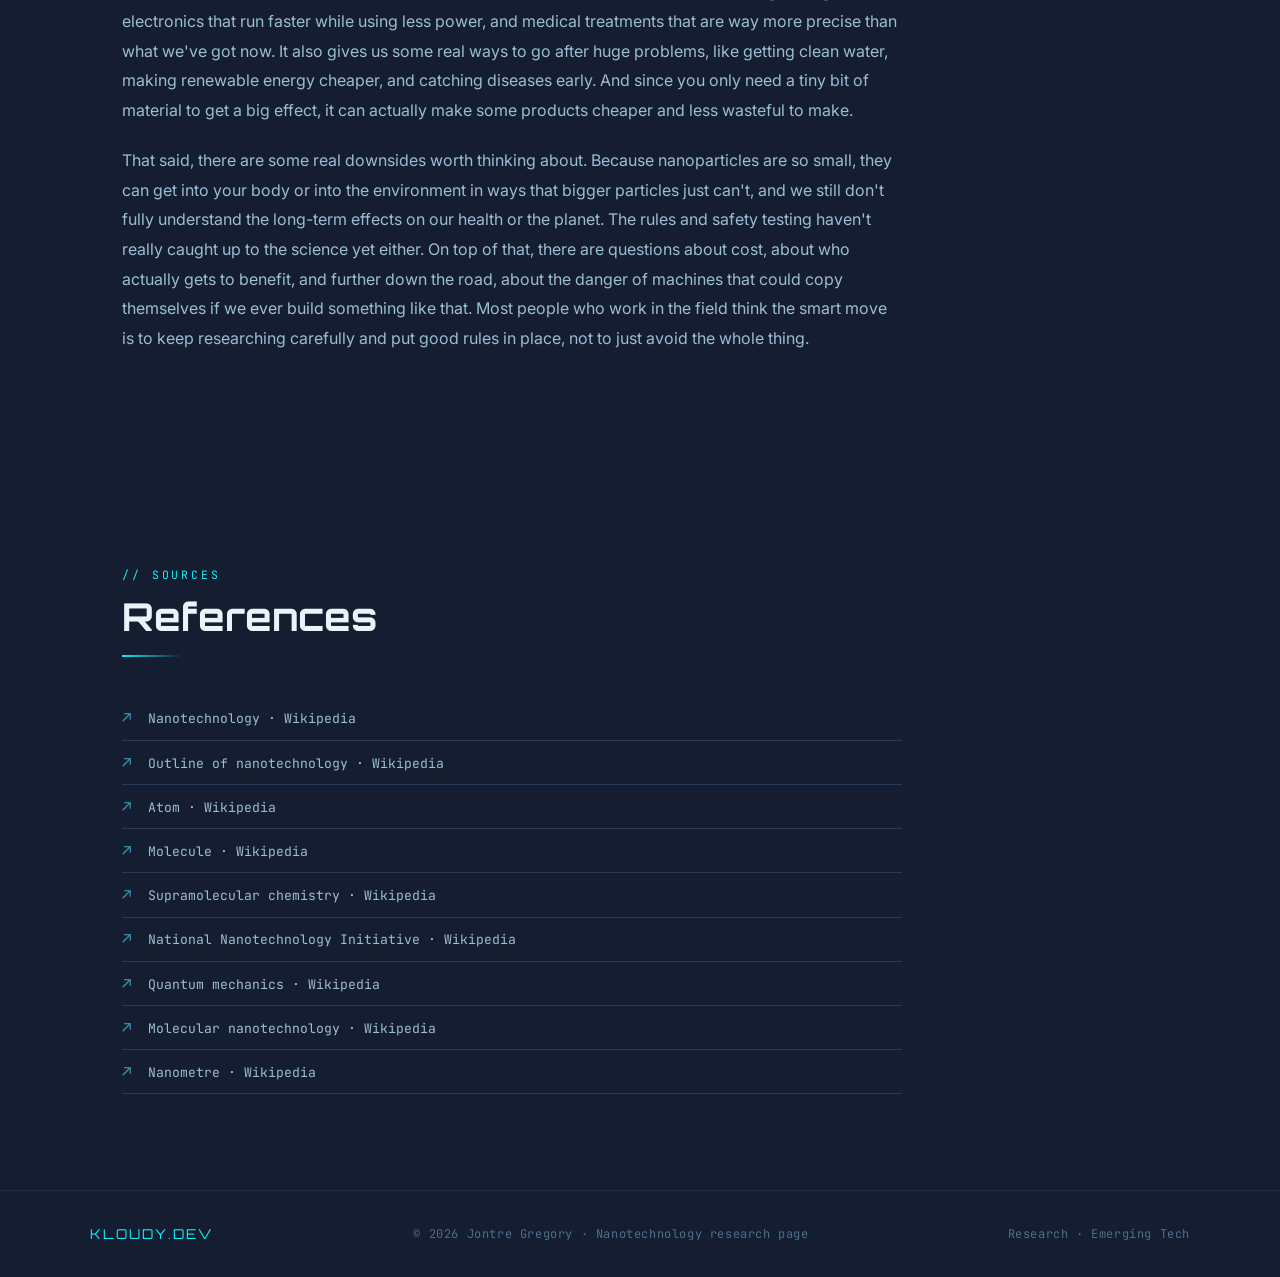
<file: nanotechnology.html>
<!DOCTYPE html>
<html lang="en">
<head>
<meta charset="UTF-8"/>
<meta name="viewport" content="width=device-width, initial-scale=1.0"/>
<title>Nanotechnology · Research</title>
<link rel="preconnect" href="https://fonts.googleapis.com"/>
<link href="https://fonts.googleapis.com/css2?family=Orbitron:wght@400;600;700;900&family=Inter:wght@300;400;500;600&family=JetBrains+Mono:wght@400;500&display=swap" rel="stylesheet"/>
<link rel="stylesheet" href="style.css"/>
<style>
  /* ── Scoped tweaks for the research page (uses the site's existing tokens) ── */
  .research-header {
    max-width: 1100px;
    margin: 0 auto;
    padding: 8rem 2rem 2rem;
  }
  .research-eyebrow {
    font-family: var(--font-mono);
    font-size: 0.78rem;
    letter-spacing: 0.25em;
    color: var(--cyan-glow);
    text-transform: uppercase;
    margin-bottom: 1rem;
  }
  .research-eyebrow::before { content: '> '; opacity: 0.5; }
  .research-title {
    font-family: var(--font-display);
    font-size: clamp(2rem, 6vw, 3.4rem);
    font-weight: 900;
    line-height: 1.1;
    color: var(--white-pure);
    margin-bottom: 1rem;
  }
  .research-title .highlight {
    color: var(--cyan-glow);
    text-shadow: 0 0 24px rgba(15,240,252,0.45);
  }
  .research-lede {
    color: var(--white-dim);
    max-width: 720px;
    font-size: 1.05rem;
    line-height: 1.8;
  }

  /* Prose blocks reuse the .about-text look */
  .research-prose { max-width: 780px; }
  .research-prose p {
    color: var(--white-dim);
    margin-bottom: 1.3rem;
    line-height: 1.85;
  }

  /* Section sub-heading count chip */
  .para-note {
    font-family: var(--font-mono);
    font-size: 0.68rem;
    letter-spacing: 0.12em;
    color: var(--white-ghost);
    text-transform: uppercase;
  }

  /* References list */
  .ref-list { list-style: none; max-width: 780px; }
  .ref-list li {
    position: relative;
    padding: 0.55rem 0 0.55rem 1.6rem;
    border-bottom: 1px solid var(--card-border);
  }
  .ref-list li::before {
    content: '↗';
    position: absolute;
    left: 0; top: 0.55rem;
    color: var(--cyan-dim);
    font-family: var(--font-mono);
  }
  .ref-list a {
    color: var(--white-dim);
    text-decoration: none;
    font-family: var(--font-mono);
    font-size: 0.82rem;
    word-break: break-word;
    transition: color 0.2s;
  }
  .ref-list a:hover { color: var(--cyan-glow); }

  .research-header .about-tags { margin-top: 2rem; }
</style>
</head>
<body>

<!-- ═══ NAVIGATION ═══ -->
<nav id="navbar">
  <a href="index.html" class="nav-logo">KLOUDY<span>.</span>DEV</a>
  <ul class="nav-links">
    <li><a href="#what">What It Is</a></li>
    <li><a href="#today">Today</a></li>
    <li><a href="#future">Future</a></li>
    <li><a href="#proscons">Pros &amp; Cons</a></li>
    <li><a href="#refs">Sources</a></li>
  </ul>
  <a href="index.html" class="nav-cta">← Home</a>
  <button class="nav-hamburger" id="hamburger" aria-label="Menu">
    <span></span><span></span><span></span>
  </button>
</nav>

<!-- ═══ HEADER ═══ -->
<header class="research-header">
  <p class="research-eyebrow">Research · Emerging Technology</p>
  <h1 class="research-title">Nano<span class="highlight">technology</span></h1>
  <p class="research-lede">
    A look at the science of building and controlling matter at the scale of atoms and molecules:
    what it actually is, where it already shows up in everyday life, where it might be headed, and
    what's worth thinking about before we start relying on it too much.
  </p>
  <div class="about-tags">
    <span class="tag">Atoms</span>
    <span class="tag">Molecules</span>
    <span class="tag">Nanometers</span>
    <span class="tag">Quantum Mechanics</span>
    <span class="tag">Supramolecular Chemistry</span>
    <span class="tag">Nanomedicine</span>
    <span class="tag">Graphene</span>
  </div>
</header>

<!-- ═══ WHAT IT IS ═══ -->
<section id="what">
  <div class="reveal">
    <p class="section-label">// the basics</p>
    <h2 class="section-title">What Nanotechnology Is</h2>
    <div class="section-line"></div>
  </div>

  <div class="research-prose reveal">
    <p>
      Everything around you is made of atoms. They're the building blocks of all matter, and they're way too
      small to actually see. Nanotechnology is basically the science of working with stuff at that scale, where
      sizes get measured in nanometers. One nanometer is a billionth of a meter, which is honestly hard to even
      picture. For some perspective, a regular sheet of paper is about 100,000 nanometers thick, and a strand of
      your hair is somewhere around 80,000 to 100,000 nanometers wide. So when people say "the nanoscale," they
      usually mean things that are between about 1 and 100 nanometers.
    </p>
    <p>
      The interesting part about this size is that materials start acting kind of weird once you shrink them down
      enough. Take gold. Normally it's a shiny yellow metal, but if you break it into particles just a few
      nanometers across, it can turn red or purple and even react chemically in ways a solid gold ring never
      would. That happens because at these tiny sizes, quantum mechanics (the physics of atoms and particles)
      starts to matter more than the normal everyday physics we're used to. Things like color, strength, melting
      point, and how well something conducts electricity can all change just by changing how small the pieces are.
    </p>
    <p>
      It helps to think about where nanotech actually fits in. Atoms bond together to make molecules. Molecules
      connect into bigger structures. Those structures eventually build up into the materials we can hold in our
      hands. Nanotechnology lives right in that gap between single molecules and regular everyday material. There's
      even a whole area called supramolecular chemistry that looks at how molecules recognize and lock onto each
      other, kind of like puzzle pieces finding their match. That self-assembly idea ends up being one of the main
      tricks nanotech uses to build things.
    </p>
    <p>
      Honestly, "nanotechnology" is a pretty broad term. A lot of it is just making tiny particles and taking
      advantage of their strange properties, which people already do all the time. Then there's the more ambitious
      side, sometimes called molecular nanotechnology, where the goal is to build things atom by atom with almost
      perfect precision, sort of like snapping together individual Lego bricks. That part is still mostly
      theoretical, but it got taken seriously enough that the U.S. government started the National Nanotechnology
      Initiative back in 2000 to fund research and get everyone working in the same direction.
    </p>
  </div>
</section>

<!-- ═══ USED TODAY ═══ -->
<section id="today">
  <div class="reveal">
    <p class="section-label">// in use now</p>
    <h2 class="section-title">How It's Used Today</h2>
    <div class="section-line"></div>
  </div>

  <div class="research-prose reveal">
    <p>
      Nanotech is already in a bunch of products people use without ever really thinking about it. A lot of
      sunscreens use nanoparticles of zinc oxide and titanium dioxide, which is how they block UV rays but still
      go on clear instead of that thick white paste look. Some clothes get treated with nanoscale coatings so they
      resist stains and water. You'll also find nanomaterials in sports gear that's stronger but lighter,
      scratch-resistant coatings, better batteries, and the transistors inside computer chips, which have been
      shrinking down toward the nanoscale for a while now.
    </p>
    <p>
      Medicine is probably where the most exciting stuff is happening. Scientists use nanoparticles to carry drugs
      right to where they're needed, so a cancer treatment can hit the tumor while mostly leaving the healthy tissue
      alone. That means way fewer of the nasty side effects. Tiny sensors and imaging tools can also catch diseases
      earlier than we used to be able to. And outside of health, nanomaterials are being put into solar panels and
      batteries to make them work better, plus filters that clean pollutants out of water.
    </p>
  </div>
</section>

<!-- ═══ FUTURE ═══ -->
<section id="future">
  <div class="reveal">
    <p class="section-label">// what's next</p>
    <h2 class="section-title">Future Projections</h2>
    <div class="section-line"></div>
  </div>

  <div class="research-prose reveal">
    <p>
      For the near future, most experts aren't really expecting some overnight miracle. It's more like steady
      progress: batteries that last longer, electronics that keep getting smaller and faster, medicine that's more
      precise, and cheaper ways to spot diseases or contamination early. Health sensors you can wear, and maybe
      even ones that go inside your body, are already starting to leave the lab. Materials like graphene and carbon
      nanotubes might also lead to electronics that bend, fold, or weigh almost nothing.
    </p>
    <p>
      The bigger, flashier predictions are all about tiny machines. Some researchers picture "nanorobots" small
      enough to move through your bloodstream and fix damage or fight off disease, plus factories that build
      products molecule by molecule with basically zero waste. It sounds awesome, but that kind of thing is still a
      long way off, and honestly a lot of scientists argue about whether it'll ever actually happen. The one thing
      that seems pretty safe to say is that as we get better at controlling matter this small, nanotech is going to
      keep showing up in more and more places.
    </p>
  </div>
</section>

<!-- ═══ PROS & CONS ═══ -->
<section id="proscons">
  <div class="reveal">
    <p class="section-label">// weighing it up</p>
    <h2 class="section-title">Pros &amp; Cons of Adoption</h2>
    <div class="section-line"></div>
  </div>

  <div class="research-prose reveal">
    <p>
      There's a lot to be excited about here. Nanotech can make materials that are both strong and light,
      electronics that run faster while using less power, and medical treatments that are way more precise than what
      we've got now. It also gives us some real ways to go after huge problems, like getting clean water, making
      renewable energy cheaper, and catching diseases early. And since you only need a tiny bit of material to get a
      big effect, it can actually make some products cheaper and less wasteful to make.
    </p>
    <p>
      That said, there are some real downsides worth thinking about. Because nanoparticles are so small, they can
      get into your body or into the environment in ways that bigger particles just can't, and we still don't fully
      understand the long-term effects on our health or the planet. The rules and safety testing haven't really
      caught up to the science yet either. On top of that, there are questions about cost, about who actually gets
      to benefit, and further down the road, about the danger of machines that could copy themselves if we ever
      build something like that. Most people who work in the field think the smart move is to keep researching
      carefully and put good rules in place, not to just avoid the whole thing.
    </p>
  </div>
</section>

<!-- ═══ REFERENCES ═══ -->
<section id="refs">
  <div class="reveal">
    <p class="section-label">// sources</p>
    <h2 class="section-title">References</h2>
    <div class="section-line"></div>
  </div>

  <ul class="ref-list reveal">
    <li><a href="https://en.wikipedia.org/wiki/Nanotechnology" target="_blank" rel="noopener noreferrer">Nanotechnology · Wikipedia</a></li>
    <li><a href="https://en.wikipedia.org/wiki/Outline_of_nanotechnology" target="_blank" rel="noopener noreferrer">Outline of nanotechnology · Wikipedia</a></li>
    <li><a href="https://en.wikipedia.org/wiki/Atom" target="_blank" rel="noopener noreferrer">Atom · Wikipedia</a></li>
    <li><a href="https://en.wikipedia.org/wiki/Molecule" target="_blank" rel="noopener noreferrer">Molecule · Wikipedia</a></li>
    <li><a href="https://en.wikipedia.org/wiki/Supramolecular_chemistry" target="_blank" rel="noopener noreferrer">Supramolecular chemistry · Wikipedia</a></li>
    <li><a href="https://en.wikipedia.org/wiki/National_Nanotechnology_Initiative" target="_blank" rel="noopener noreferrer">National Nanotechnology Initiative · Wikipedia</a></li>
    <li><a href="https://en.wikipedia.org/wiki/Quantum_mechanics" target="_blank" rel="noopener noreferrer">Quantum mechanics · Wikipedia</a></li>
    <li><a href="https://en.wikipedia.org/wiki/Molecular_nanotechnology" target="_blank" rel="noopener noreferrer">Molecular nanotechnology · Wikipedia</a></li>
    <li><a href="https://en.wikipedia.org/wiki/Nanometre" target="_blank" rel="noopener noreferrer">Nanometre · Wikipedia</a></li>
  </ul>
</section>

<!-- ═══ FOOTER ═══ -->
<footer>
  <div class="footer-inner">
    <span class="logo">KLOUDY.DEV</span>
    <p>© 2026 Jontre Gregory · Nanotechnology research page</p>
    <p>Research · Emerging Tech</p>
  </div>
</footer>

<script>
/* Reveal-on-scroll (matches the site's .reveal → .visible pattern) */
(function () {
  var els = document.querySelectorAll('.reveal');
  if (!('IntersectionObserver' in window)) {
    els.forEach(function (el) { el.classList.add('visible'); });
    return;
  }
  var io = new IntersectionObserver(function (entries) {
    entries.forEach(function (entry) {
      if (entry.isIntersecting) {
        entry.target.classList.add('visible');
        io.unobserve(entry.target);
      }
    });
  }, { threshold: 0.12 });
  els.forEach(function (el) { io.observe(el); });
})();

/* Mobile nav toggle */
(function () {
  var burger = document.getElementById('hamburger');
  var links = document.querySelector('.nav-links');
  if (!burger || !links) return;
  burger.addEventListener('click', function () {
    links.classList.toggle('open');
    burger.classList.toggle('active');
  });
  links.querySelectorAll('a').forEach(function (a) {
    a.addEventListener('click', function () {
      links.classList.remove('open');
      burger.classList.remove('active');
    });
  });
})();
</script>

</body>
</html>
</file>
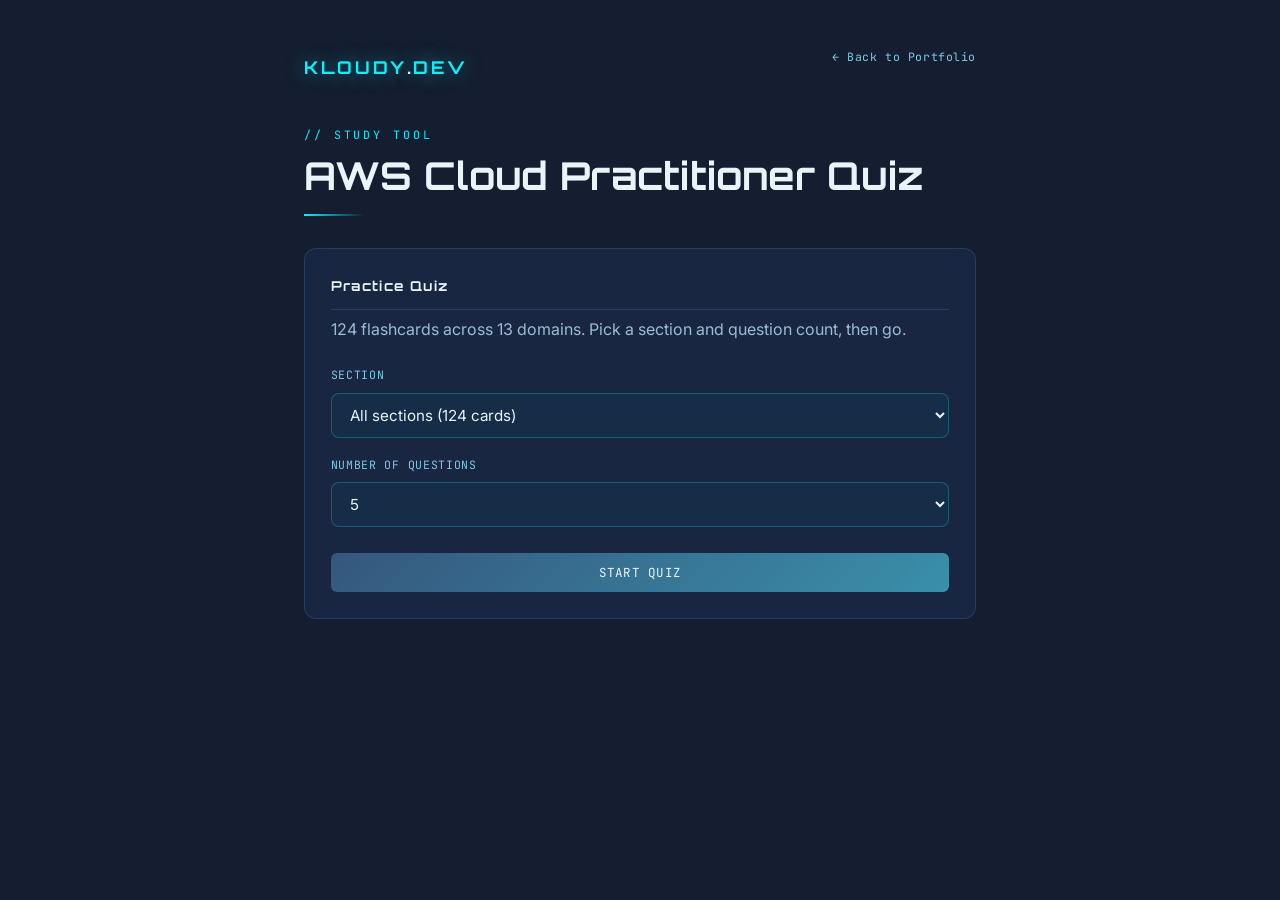
<file: quiz.html>
<!DOCTYPE html>
<html lang="en">
<head>
<meta charset="UTF-8"/>
<meta name="viewport" content="width=device-width, initial-scale=1.0"/>
<title>AWS Cloud Practitioner Quiz — Jontre Gregory</title>
<link rel="preconnect" href="https://fonts.googleapis.com"/>
<link href="https://fonts.googleapis.com/css2?family=Orbitron:wght@400;600;700;900&family=Inter:wght@300;400;500;600&family=JetBrains+Mono:wght@400;500&display=swap" rel="stylesheet"/>
<link rel="stylesheet" href="style.css"/>
<style>
  body {
    background: var(--navy-deep);
    min-height: 100vh;
    font-family: var(--font-body);
    color: var(--white-pure);
  }
  .quiz-wrap { max-width: 720px; margin: 0 auto; padding: 3rem 1.5rem 5rem; }
  .quiz-topbar {
    display: flex;
    justify-content: space-between;
    align-items: center;
    margin-bottom: 2.5rem;
    flex-wrap: wrap;
    gap: 1rem;
  }
  .quiz-topbar .nav-logo { font-size: 1.1rem; }

  .quiz-select-row { margin-bottom: 1.1rem; }
  .quiz-select-row label {
    display: block;
    font-family: var(--font-mono);
    font-size: 0.72rem;
    letter-spacing: 0.06em;
    text-transform: uppercase;
    color: var(--cyan-soft);
    margin-bottom: 0.5rem;
  }
  .quiz-select-row select {
    width: 100%;
    background: rgba(15, 240, 252, 0.04);
    border: 1px solid rgba(15, 240, 252, 0.25);
    color: var(--white-pure);
    font-family: var(--font-body);
    font-size: 0.95rem;
    padding: 0.7rem 0.9rem;
    border-radius: 8px;
    cursor: pointer;
  }
  .quiz-select-row select:focus { outline: none; border-color: var(--cyan-glow); }

  #quiz-start-btn { width: 100%; margin-top: 0.5rem; }

  .quiz-progress-row {
    display: flex;
    justify-content: space-between;
    align-items: center;
    font-family: var(--font-mono);
    font-size: 0.75rem;
    color: var(--white-dim);
    margin-bottom: 0.6rem;
  }
  .quiz-progress-track {
    height: 4px;
    background: rgba(255, 255, 255, 0.08);
    border-radius: 2px;
    overflow: hidden;
    margin-bottom: 1.6rem;
  }
  .quiz-progress-fill {
    height: 100%;
    background: var(--cyan-glow);
    box-shadow: 0 0 8px rgba(15, 240, 252, 0.6);
    width: 0%;
    transition: width 0.25s ease;
  }

  .quiz-question-card {
    background: rgba(255, 255, 255, 0.03);
    border: 1px solid rgba(15, 240, 252, 0.18);
    border-radius: 12px;
    padding: 1.5rem;
    margin-bottom: 1.25rem;
  }
  .quiz-question-label {
    font-family: var(--font-mono);
    font-size: 0.72rem;
    letter-spacing: 0.05em;
    text-transform: uppercase;
    color: var(--cyan-soft);
    margin: 0 0 0.7rem;
  }
  .quiz-question-text {
    font-family: var(--font-display);
    font-size: 1.15rem;
    font-weight: 600;
    line-height: 1.5;
    margin: 0;
    color: var(--white-pure);
  }

  .quiz-options { display: flex; flex-direction: column; gap: 0.65rem; margin-bottom: 1.1rem; }
  .quiz-option {
    text-align: left;
    width: 100%;
    background: rgba(255, 255, 255, 0.02);
    border: 1px solid rgba(255, 255, 255, 0.12);
    color: var(--white-pure);
    font-family: var(--font-body);
    font-size: 0.92rem;
    line-height: 1.4;
    padding: 0.85rem 1.05rem;
    border-radius: 8px;
    cursor: pointer;
    transition: border-color 0.15s, background 0.15s;
  }
  .quiz-option:hover:not(:disabled) {
    border-color: var(--cyan-soft);
    background: rgba(15, 240, 252, 0.06);
  }
  .quiz-option:disabled { cursor: default; }
  .quiz-option.correct {
    background: rgba(34, 197, 94, 0.12);
    border-color: rgba(34, 197, 94, 0.5);
  }
  .quiz-option.incorrect {
    background: rgba(239, 68, 68, 0.12);
    border-color: rgba(239, 68, 68, 0.5);
  }

  .quiz-feedback { min-height: 1.3rem; font-family: var(--font-mono); font-size: 0.82rem; margin-bottom: 1.1rem; }
  .quiz-feedback.correct { color: #22c55e; }
  .quiz-feedback.incorrect { color: #ef4444; }

  #quiz-next-btn { width: 100%; display: none; }

  .quiz-results-stats {
    display: grid;
    grid-template-columns: 1fr 1fr;
    gap: 1rem;
    margin-bottom: 2rem;
  }
  .quiz-results-stats .stat-box { text-align: center; }

  .quiz-review-title {
    font-family: var(--font-mono);
    font-size: 0.78rem;
    letter-spacing: 0.1em;
    text-transform: uppercase;
    color: var(--cyan-soft);
    margin: 0 0 1rem;
  }
  .quiz-review-item {
    border: 1px solid rgba(255, 255, 255, 0.1);
    border-radius: 8px;
    padding: 0.8rem 1rem;
    margin-bottom: 0.65rem;
  }
  .quiz-review-section {
    display: block;
    font-family: var(--font-mono);
    font-size: 0.68rem;
    text-transform: uppercase;
    letter-spacing: 0.05em;
    color: var(--white-ghost);
    margin-bottom: 0.3rem;
  }
  .quiz-review-prompt { font-size: 0.92rem; color: var(--white-pure); margin: 0 0 0.4rem; }
  .quiz-review-given { font-size: 0.82rem; color: #ef4444; margin: 0 0 0.15rem; }
  .quiz-review-correct { font-size: 0.82rem; color: #22c55e; margin: 0; }

  #quiz-restart-btn { width: 100%; margin-top: 0.5rem; }
</style>
</head>
<body>

<div class="quiz-wrap">

  <div class="quiz-topbar">
    <a href="index.html" class="nav-logo">KLOUDY<span>.</span>DEV</a>
    <a href="index.html" class="back-link">&larr; Back to Portfolio</a>
  </div>

  <p class="section-label">// study tool</p>
  <h2 class="section-title">AWS Cloud Practitioner Quiz</h2>
  <div class="section-line" style="margin-bottom: 2rem;"></div>

  <div id="quiz-setup" class="comments-panel">
    <h3 style="margin-bottom: 0.4rem;">Practice Quiz</h3>
    <p style="color: var(--white-dim); margin-bottom: 1.5rem;">124 flashcards across 13 domains. Pick a section and question count, then go.</p>

    <div class="quiz-select-row">
      <label for="quiz-section-select">Section</label>
      <select id="quiz-section-select"></select>
    </div>
    <div class="quiz-select-row">
      <label for="quiz-count-select">Number of questions</label>
      <select id="quiz-count-select"></select>
    </div>
    <button class="btn-submit" id="quiz-start-btn">Start Quiz</button>
  </div>

  <div id="quiz-active" style="display:none;">
    <div class="quiz-progress-row">
      <span id="quiz-progress-text"></span>
      <span id="quiz-score-text"></span>
    </div>
    <div class="quiz-progress-track"><div class="quiz-progress-fill" id="quiz-progress-fill"></div></div>

    <div class="quiz-question-card">
      <p class="quiz-question-label" id="quiz-question-label"></p>
      <p class="quiz-question-text" id="quiz-question-text"></p>
    </div>

    <div class="quiz-options" id="quiz-options"></div>
    <div class="quiz-feedback" id="quiz-feedback"></div>
    <button class="btn-submit" id="quiz-next-btn">Next Question &rarr;</button>
  </div>

  <div id="quiz-results" style="display:none;">
    <div class="quiz-results-stats">
      <div class="stat-box">
        <div class="stat-number" id="quiz-final-score">0/0</div>
        <div class="stat-label">Score</div>
      </div>
      <div class="stat-box">
        <div class="stat-number" id="quiz-final-pct">0%</div>
        <div class="stat-label">Accuracy</div>
      </div>
    </div>

    <p class="quiz-review-title">// review missed questions</p>
    <div id="quiz-review-list"></div>

    <button class="btn-submit" id="quiz-restart-btn">Try Again</button>
  </div>

</div>

<script>
const CARDS = [{"s": "Compute Suite", "f": "Auto Scaling", "b": "Automatically adjusts EC2 capacity. Benefit/Use: Cost efficiency"}, {"s": "Compute Suite", "f": "EC2", "b": "Elastic Compute Cloud virtual machines. Benefit/Use: Virtual servers"}, {"s": "Compute Suite", "f": "ECS", "b": "Managed container service. Benefit/Use: Container orchestration"}, {"s": "Compute Suite", "f": "EKS", "b": "Managed Kubernetes service. Benefit/Use: Container orchestration"}, {"s": "Compute Suite", "f": "Elastic Beanstalk", "b": "Platform as a service for web apps. Benefit/Use: Simplified deployment"}, {"s": "Compute Suite", "f": "Fargate", "b": "Serverless compute for containers. Benefit/Use: Container management without servers"}, {"s": "Compute Suite", "f": "Lambda", "b": "Run code without managing servers. Benefit/Use: Serverless"}, {"s": "Compute Suite", "f": "Lightsail", "b": "Simple virtual server service. Benefit/Use: Easy VM deployment"}, {"s": "Storage Options", "f": "Block Storage", "b": "Service that provides block-level storage volumes for use with virtual machines. Benefit/Use: High-performance storage"}, {"s": "Storage Options", "f": "EBS", "b": "Persistent EC2 storage. Benefit/Use: Block storage"}, {"s": "Storage Options", "f": "EFS", "b": "Elastic shared file storage. Benefit/Use: Shared storage"}, {"s": "Storage Options", "f": "FSx", "b": "Managed Windows file system. Benefit/Use: Shared storage"}, {"s": "Storage Options", "f": "File Storage", "b": "Service that provides file-level storage accessible over a network. Benefit/Use: Shared file access"}, {"s": "Storage Options", "f": "Glacier", "b": "Low-cost archival storage. Benefit/Use: Archive"}, {"s": "Storage Options", "f": "Object Storage", "b": "Service that stores data as objects with metadata and unique identifiers. Benefit/Use: Scalable and durable storage"}, {"s": "Storage Options", "f": "S3", "b": "Highly durable object storage service. Benefit/Use: Object storage"}, {"s": "Storage Options", "f": "S3 Infrequent Access (IA)", "b": "Storage class for long-lived but infrequently accessed data. Benefit/Use: Cost savings for long-term storage"}, {"s": "Storage Options", "f": "S3 Intelligent-Tiering", "b": "Storage class that automatically moves data between two access tiers based on changing access patterns. Benefit/Use: Cost optimization"}, {"s": "Storage Options", "f": "S3 Standard", "b": "Default storage class for frequently accessed data. Benefit/Use: General-purpose storage"}, {"s": "Storage Options", "f": "S3 Standard-IA", "b": "Storage class for infrequently accessed data with rapid access when needed. Benefit/Use: Cost savings for infrequent access"}, {"s": "Database Family", "f": "Aurora", "b": "High-performance relational database. Benefit/Use: Managed SQL"}, {"s": "Database Family", "f": "DynamoDB", "b": "Managed NoSQL database. Benefit/Use: NoSQL"}, {"s": "Database Family", "f": "RDS", "b": "Managed relational database. Benefit/Use: Managed SQL"}, {"s": "Database Family", "f": "Read Replicas", "b": "Read-only copies of a database. Benefit/Use: Read scalability"}, {"s": "Database Family", "f": "Redshift", "b": "Managed data warehouse. Benefit/Use: Analytics"}, {"s": "Networking Tools", "f": "AWS VPN", "b": "Securely connect on-premises networks to AWS. Benefit/Use: Private connectivity"}, {"s": "Networking Tools", "f": "CloudFront", "b": "Content delivery network. Benefit/Use: Low latency content delivery"}, {"s": "Networking Tools", "f": "Direct Connect", "b": "Dedicated network connection to AWS. Benefit/Use: Private connectivity"}, {"s": "Networking Tools", "f": "ELB", "b": "Distributes traffic across instances. Benefit/Use: Load balancing"}, {"s": "Networking Tools", "f": "Internet Gateway", "b": "Connects VPC to the internet. Benefit/Use: Internet access"}, {"s": "Networking Tools", "f": "NACL", "b": "Stateless subnet firewall. Benefit/Use: Subnet firewall"}, {"s": "Networking Tools", "f": "NAT Gateway", "b": "Outbound internet for private subnets. Benefit/Use: Private outbound internet"}, {"s": "Networking Tools", "f": "Private Subnet", "b": "A subnet that is not connected to the internet and hosts resources that are not directly accessible from the internet. Benefit/Use: Secure internal resources"}, {"s": "Networking Tools", "f": "Public Subnet", "b": "A subnet that is connected to the internet and can host resources accessible from the internet. Benefit/Use: Internet-facing resources"}, {"s": "Networking Tools", "f": "Route 53", "b": "Managed DNS service. Benefit/Use: Domain management"}, {"s": "Networking Tools", "f": "Route Table", "b": "Controls VPC traffic paths. Benefit/Use: Traffic routing"}, {"s": "Networking Tools", "f": "Security Group", "b": "Stateful virtual firewall. Benefit/Use: Instance firewall"}, {"s": "Networking Tools", "f": "VPC", "b": "Private virtual network. Benefit/Use: Network isolation"}, {"s": "Security Services", "f": "AWS Audit Manager", "b": "Service that helps you continuously audit your AWS usage to simplify compliance. Benefit/Use: Compliance management"}, {"s": "Security Services", "f": "AWS Certificate Manager", "b": "Service for provisioning, managing, and deploying SSL/TLS certificates. Benefit/Use: Secure communication"}, {"s": "Security Services", "f": "AWS Inspector", "b": "Automated security assessment service. Benefit/Use: Vulnerability management"}, {"s": "Security Services", "f": "AWS Security Hub", "b": "Centralized security and compliance service. Benefit/Use: Security posture management"}, {"s": "Security Services", "f": "Amazon Cognito Identity Pools", "b": "Provides temporary AWS credentials to access AWS services. Benefit/Use: User authentication and authorization"}, {"s": "Security Services", "f": "Cognito", "b": "User authentication and management. Benefit/Use: User identity"}, {"s": "Security Services", "f": "Guard Duty", "b": "Threat detection service. Benefit/Use: Security monitoring"}, {"s": "Security Services", "f": "IAM", "b": "Manage identities and permissions. Benefit/Use: Access control"}, {"s": "Security Services", "f": "IAM Group", "b": "A collection of IAM users. Benefit/Use: Simplified permission management"}, {"s": "Security Services", "f": "IAM Policy", "b": "A document that defines permissions for an IAM user, group, or role. Benefit/Use: Access control"}, {"s": "Security Services", "f": "IAM Role", "b": "A set of permissions that define what actions are allowed and denied by an entity in AWS. Benefit/Use: Temporary access management"}, {"s": "Security Services", "f": "IAM User", "b": "An entity that you create in AWS to represent the person or application that uses it to interact with AWS. Benefit/Use: Access management"}, {"s": "Security Services", "f": "KMS", "b": "Managed encryption keys. Benefit/Use: Data protection"}, {"s": "Security Services", "f": "Secret Manager", "b": "Managed secrets storage. Benefit/Use: Secure secret management"}, {"s": "Security Services", "f": "Shield", "b": "DDoS protection service. Benefit/Use: DDoS mitigation"}, {"s": "Security Services", "f": "WAF", "b": "Web application firewall. Benefit/Use: Application security"}, {"s": "Analytics Stack", "f": "Athena", "b": "Query data in S3 using SQL. Benefit/Use: Serverless analytics"}, {"s": "Analytics Stack", "f": "EMR", "b": "Managed Hadoop and Spark service. Benefit/Use: Big data processing"}, {"s": "Analytics Stack", "f": "ETL", "b": "Extract, Transform, Load process for data. Benefit/Use: Data integration"}, {"s": "Analytics Stack", "f": "Glue", "b": "Managed ETL service. Benefit/Use: Data transformation"}, {"s": "Analytics Stack", "f": "Quicksight", "b": "Managed business intelligence service. Benefit/Use: Data visualization"}, {"s": "Management Layer", "f": "CloudFormation", "b": "Infrastructure as code service. Benefit/Use: Automated provisioning"}, {"s": "Management Layer", "f": "CloudTrail", "b": "Records AWS API activity and console actions. Benefit/Use: Auditing"}, {"s": "Management Layer", "f": "CloudWatch", "b": "Metrics, logs, alarms, events. Benefit/Use: Monitoring"}, {"s": "Management Layer", "f": "Config Service", "b": "Tracks AWS resource configurations. Benefit/Use: Configuration management"}, {"s": "Management Layer", "f": "License Manager", "b": "Manage software licenses in AWS. Benefit/Use: License compliance"}, {"s": "Management Layer", "f": "Management Console", "b": "Web-based interface for AWS services. Benefit/Use: Service management"}, {"s": "Management Layer", "f": "Management Tools Suite", "b": "Collection of tools for managing AWS resources. Benefit/Use: Resource management"}, {"s": "Management Layer", "f": "Monitoring and Logging", "b": "Collect and analyze logs and metrics. Benefit/Use: Operational insights"}, {"s": "Management Layer", "f": "OpsCenter Console", "b": "Centralized operations management. Benefit/Use: Incident management"}, {"s": "Management Layer", "f": "Service Catalog", "b": "Create and manage approved AWS resources. Benefit/Use: Resource standardization"}, {"s": "Management Layer", "f": "Systems Manager", "b": "Centralized management of AWS resources. Benefit/Use: Operational efficiency"}, {"s": "DevOps Toolkit", "f": "CodeArtifact", "b": "Managed artifact repository. Benefit/Use: Dependency management"}, {"s": "DevOps Toolkit", "f": "CodeBuild", "b": "Build and test code. Benefit/Use: Continuous integration"}, {"s": "DevOps Toolkit", "f": "CodeCommit", "b": "Source control service. Benefit/Use: Version control"}, {"s": "DevOps Toolkit", "f": "CodeDeploy", "b": "Automated code deployment. Benefit/Use: Continuous delivery"}, {"s": "DevOps Toolkit", "f": "CodePipeline", "b": "Automated release pipeline. Benefit/Use: Continuous delivery"}, {"s": "DevOps Toolkit", "f": "Evidently Service", "b": "Feature flagging and experimentation service. Benefit/Use: Controlled feature rollout"}, {"s": "Unified Ecosystem", "f": "Billing and Cost Management", "b": "Track and manage AWS costs. Benefit/Use: Cost optimization"}, {"s": "Unified Ecosystem", "f": "Integrated logging", "b": "Centralized logging for AWS services. Benefit/Use: Log management"}, {"s": "Application Integration", "f": "SNS", "b": "Managed pub/sub messaging service. Benefit/Use: Event-driven architecture"}, {"s": "Application Integration", "f": "SQS", "b": "Managed message queue service. Benefit/Use: Decoupling"}, {"s": "Governance & Compliance", "f": "Amazon Artifact Compliance Reports", "b": "Provides on-demand access to AWS compliance reports. Benefit/Use: Compliance documentation"}, {"s": "Governance & Compliance", "f": "Compliance", "b": "Adherence to regulatory standards. Benefit/Use: Regulatory compliance"}, {"s": "Governance & Compliance", "f": "Control Tower", "b": "Automated multi-account setup and governance. Benefit/Use: An easy way to establish a landing zone that implements an AWS well-architected multi-account environment and applies the AWS best practices"}, {"s": "Governance & Compliance", "f": "Disaster Recovery", "b": "Strategies to recover from failures. Benefit/Use: Business continuity"}, {"s": "Governance & Compliance", "f": "Elastic DR", "b": "Automated disaster recovery service. Benefit/Use: Rapid recovery"}, {"s": "Governance & Compliance", "f": "Global Certifications", "b": "Certifications for global compliance. Benefit/Use: International regulatory adherence"}, {"s": "Governance & Compliance", "f": "Governance", "b": "Policies and controls for managing AWS resources. Benefit/Use: Resource management"}, {"s": "Governance & Compliance", "f": "Organizations", "b": "Centralized account management. Benefit/Use: Multi-account management"}, {"s": "Governance & Compliance", "f": "Trusted Advisor", "b": "Provides best practice recommendations. Benefit/Use: Cost optimization and security"}, {"s": "Governance & Compliance", "f": "Well-Architected Framework", "b": "Guidelines for building secure, high-performing, resilient, and efficient infrastructure. Benefit/Use: Best practices"}, {"s": "Support & Procurement", "f": "AWS Support Plans", "b": "Various support tiers for AWS customers. Benefit/Use: Technical support"}, {"s": "Support & Procurement", "f": "BYOL", "b": "Bring Your Own License. Benefit/Use: Cost savings"}, {"s": "Support & Procurement", "f": "Marketplace", "b": "Third-party software and services. Benefit/Use: Software procurement"}, {"s": "Pricing & Purchasing Options", "f": "AWS Pricing Calculator", "b": "Tool to estimate AWS costs based on usage. Benefit/Use: Cost estimation"}, {"s": "Pricing & Purchasing Options", "f": "CapEx", "b": "Capital expenditure for physical infrastructure. Benefit/Use: Long-term investment"}, {"s": "Pricing & Purchasing Options", "f": "Dedicated Instance", "b": "EC2 instance that runs on hardware dedicated to a single customer. Benefit/Use: Isolation and compliance"}, {"s": "Pricing & Purchasing Options", "f": "On-Demand Instance", "b": "EC2 instance that can be launched and terminated at any time without long-term commitment. Benefit/Use: Flexibility for variable workloads"}, {"s": "Pricing & Purchasing Options", "f": "OpEx", "b": "Operational expenditure for cloud services. Benefit/Use: Pay-as-you-go model"}, {"s": "Pricing & Purchasing Options", "f": "Reserved Instance", "b": "EC2 instance purchased for a fixed term at a discounted rate. Benefit/Use: Cost savings for predictable workloads"}, {"s": "Pricing & Purchasing Options", "f": "Spot Instance", "b": "Unused EC2 capacity available at a discount. Benefit/Use: Cost savings"}, {"s": "Service & Deployment Models", "f": "Amazon EC2", "b": "Relative to IaaS"}, {"s": "Service & Deployment Models", "f": "Amazon RDS", "b": "Relative to PaaS"}, {"s": "Service & Deployment Models", "f": "Amazon Workspaces", "b": "Relative to SaaS"}, {"s": "Service & Deployment Models", "f": "Cloud Migration", "b": "Process of moving applications, data, and workloads to the cloud. Benefit/Use: Modernization and scalability"}, {"s": "Service & Deployment Models", "f": "Hybrid Cloud", "b": "Combination of public and private cloud services. Benefit/Use: Flexibility and scalability"}, {"s": "Service & Deployment Models", "f": "IaaS", "b": "Infrastructure as a Service. Benefit/Use: Virtualized computing resources"}, {"s": "Service & Deployment Models", "f": "Infrastructure as Code", "b": "Managing and provisioning infrastructure through code. Benefit/Use: Automation and consistency"}, {"s": "Service & Deployment Models", "f": "Infrastructure as a Service (IaaS)", "b": "Cloud computing model providing virtualized computing resources over the internet. Benefit/Use: Flexibility and scalability"}, {"s": "Service & Deployment Models", "f": "Multi-Cloud", "b": "Using multiple cloud providers for services. Benefit/Use: Avoid vendor lock-in"}, {"s": "Service & Deployment Models", "f": "PaaS", "b": "Platform as a Service. Benefit/Use: Application development platform"}, {"s": "Service & Deployment Models", "f": "Platform as a Service (PaaS)", "b": "Cloud computing model providing a platform allowing customers to develop, run, and manage applications without the complexity of building and maintaining the infrastructure. Benefit/Use: Simplified application development"}, {"s": "Service & Deployment Models", "f": "Private Cloud", "b": "Cloud services dedicated to a single organization. Benefit/Use: Enhanced security and control"}, {"s": "Service & Deployment Models", "f": "Public Cloud", "b": "Cloud services available to the general public. Benefit/Use: Broad accessibility"}, {"s": "Service & Deployment Models", "f": "SaaS", "b": "Software as a Service. Benefit/Use: Cloud-based software applications"}, {"s": "Service & Deployment Models", "f": "Software as a Service (SaaS)", "b": "Cloud computing model providing software applications over the internet on a subscription basis. Benefit/Use: Accessibility and cost-effectiveness"}, {"s": "Cloud Concepts & Fundamentals", "f": "Availability Zone", "b": "Independent datacenter within a region. Benefit/Use: High availability"}, {"s": "Cloud Concepts & Fundamentals", "f": "Cloud Computing", "b": "Deliver computing services over the internet. Benefit/Use: On-demand IT resources"}, {"s": "Cloud Concepts & Fundamentals", "f": "Edge Location", "b": "Content delivery location used by CloudFront. Benefit/Use: Low latency"}, {"s": "Cloud Concepts & Fundamentals", "f": "Elasticity", "b": "Automatically adjusts resources to workload. Benefit/Use: Cost efficiency"}, {"s": "Cloud Concepts & Fundamentals", "f": "Fault Tolerance", "b": "System continues operating despite failures. Benefit/Use: Reliability"}, {"s": "Cloud Concepts & Fundamentals", "f": "High Availability", "b": "Redundancy to minimize downtime. Benefit/Use: Uptime"}, {"s": "Cloud Concepts & Fundamentals", "f": "Region", "b": "Physical geographic area containing multiple Availability Zones. Benefit/Use: Geographic isolation"}, {"s": "Cloud Concepts & Fundamentals", "f": "Scalability", "b": "Increase or decrease resources as demand changes. Benefit/Use: Handle growth"}, {"s": "Cloud Concepts & Fundamentals", "f": "Shared Responsibility Model", "b": "AWS secures the cloud; customers secure what they deploy in it. Benefit/Use: Security clarity"}];

const sectionSelect = document.getElementById('quiz-section-select');
const countSelect = document.getElementById('quiz-count-select');
const sections = [...new Set(CARDS.map(c => c.s))];
sectionSelect.innerHTML = '<option value="all">All sections (' + CARDS.length + ' cards)</option>' +
  sections.map(s => {
    const n = CARDS.filter(c => c.s === s).length;
    return '<option value="' + s + '">' + s + ' (' + n + ')</option>';
  }).join('');

function refreshCounts() {
  const pool = getPool();
  const opts = [5, 10, 15, 20, 30, 50].filter(n => n <= pool.length);
  opts.push(pool.length);
  const uniq = [...new Set(opts)];
  countSelect.innerHTML = uniq.map(n => '<option value="' + n + '">' + n + (n === pool.length ? ' (all)' : '') + '</option>').join('');
}

function getPool() {
  const sec = sectionSelect.value || 'all';
  return sec === 'all' ? CARDS : CARDS.filter(c => c.s === sec);
}

sectionSelect.addEventListener('change', refreshCounts);
refreshCounts();

let quizCards = [];
let idx = 0;
let score = 0;
let missed = [];
let locked = false;

function shuffle(arr) {
  const a = arr.slice();
  for (let i = a.length - 1; i > 0; i--) {
    const j = Math.floor(Math.random() * (i + 1));
    [a[i], a[j]] = [a[j], a[i]];
  }
  return a;
}

function buildQuestion(card) {
  const askFront = Math.random() < 0.5;
  const prompt = askFront ? card.f : card.b;
  const label = askFront ? 'Which service or concept is this?' : 'What does this do?';
  const correct = askFront ? card.b : card.f;
  const others = shuffle(CARDS.filter(c => c !== card));
  const distractors = [];
  for (const c of others) {
    const val = askFront ? c.b : c.f;
    if (val !== correct && !distractors.includes(val)) distractors.push(val);
    if (distractors.length === 3) break;
  }
  const options = shuffle([correct, ...distractors]);
  return { label, prompt, correct, options };
}

document.getElementById('quiz-start-btn').addEventListener('click', () => {
  const pool = getPool();
  const n = parseInt(countSelect.value, 10);
  quizCards = shuffle(pool).slice(0, n);
  idx = 0;
  score = 0;
  missed = [];
  document.getElementById('quiz-setup').style.display = 'none';
  document.getElementById('quiz-results').style.display = 'none';
  document.getElementById('quiz-active').style.display = 'block';
  renderQuestion();
});

function renderQuestion() {
  locked = false;
  const card = quizCards[idx];
  const q = buildQuestion(card);
  document.getElementById('quiz-progress-text').textContent = 'Question ' + (idx + 1) + ' of ' + quizCards.length;
  document.getElementById('quiz-score-text').textContent = 'Score: ' + score;
  document.getElementById('quiz-progress-fill').style.width = Math.round((idx / quizCards.length) * 100) + '%';
  document.getElementById('quiz-question-label').textContent = q.label + '  ·  ' + card.s;
  document.getElementById('quiz-question-text').textContent = q.prompt;
  const feedback = document.getElementById('quiz-feedback');
  feedback.textContent = '';
  feedback.className = 'quiz-feedback';
  document.getElementById('quiz-next-btn').style.display = 'none';

  const optWrap = document.getElementById('quiz-options');
  optWrap.innerHTML = '';
  q.options.forEach(opt => {
    const btn = document.createElement('button');
    btn.className = 'quiz-option';
    btn.textContent = opt;
    btn.addEventListener('click', () => selectOption(opt, q, card, btn));
    optWrap.appendChild(btn);
  });
}

function selectOption(opt, q, card, btn) {
  if (locked) return;
  locked = true;
  const isCorrect = opt === q.correct;
  const feedback = document.getElementById('quiz-feedback');

  if (isCorrect) {
    score++;
    btn.classList.add('correct');
    feedback.textContent = 'Correct.';
    feedback.className = 'quiz-feedback correct';
  } else {
    btn.classList.add('incorrect');
    feedback.textContent = 'Not quite. Correct answer: ' + q.correct;
    feedback.className = 'quiz-feedback incorrect';
    missed.push({ prompt: q.prompt, correct: q.correct, given: opt, section: card.s });
  }

  [...document.getElementById('quiz-options').children].forEach(b => {
    b.disabled = true;
    if (b.textContent === q.correct) b.classList.add('correct');
  });

  document.getElementById('quiz-score-text').textContent = 'Score: ' + score;
  document.getElementById('quiz-next-btn').style.display = 'block';
}

document.getElementById('quiz-next-btn').addEventListener('click', () => {
  idx++;
  if (idx >= quizCards.length) {
    showResults();
  } else {
    renderQuestion();
  }
});

function showResults() {
  document.getElementById('quiz-progress-fill').style.width = '100%';
  document.getElementById('quiz-active').style.display = 'none';
  document.getElementById('quiz-results').style.display = 'block';

  const pct = Math.round((score / quizCards.length) * 100);
  document.getElementById('quiz-final-score').textContent = score + '/' + quizCards.length;
  document.getElementById('quiz-final-pct').textContent = pct + '%';

  const reviewList = document.getElementById('quiz-review-list');
  if (missed.length === 0) {
    reviewList.innerHTML = '<p style="color: var(--white-dim); font-family: var(--font-mono); font-size: 0.85rem;">No misses. Clean sweep.</p>';
  } else {
    reviewList.innerHTML = missed.map(m => `
      <div class="quiz-review-item">
        <span class="quiz-review-section">${m.section}</span>
        <p class="quiz-review-prompt">${m.prompt}</p>
        <p class="quiz-review-given">Your answer: ${m.given}</p>
        <p class="quiz-review-correct">Correct: ${m.correct}</p>
      </div>
    `).join('');
  }
}

document.getElementById('quiz-restart-btn').addEventListener('click', () => {
  document.getElementById('quiz-results').style.display = 'none';
  document.getElementById('quiz-setup').style.display = 'block';
});
</script>

</body>
</html>
</file>
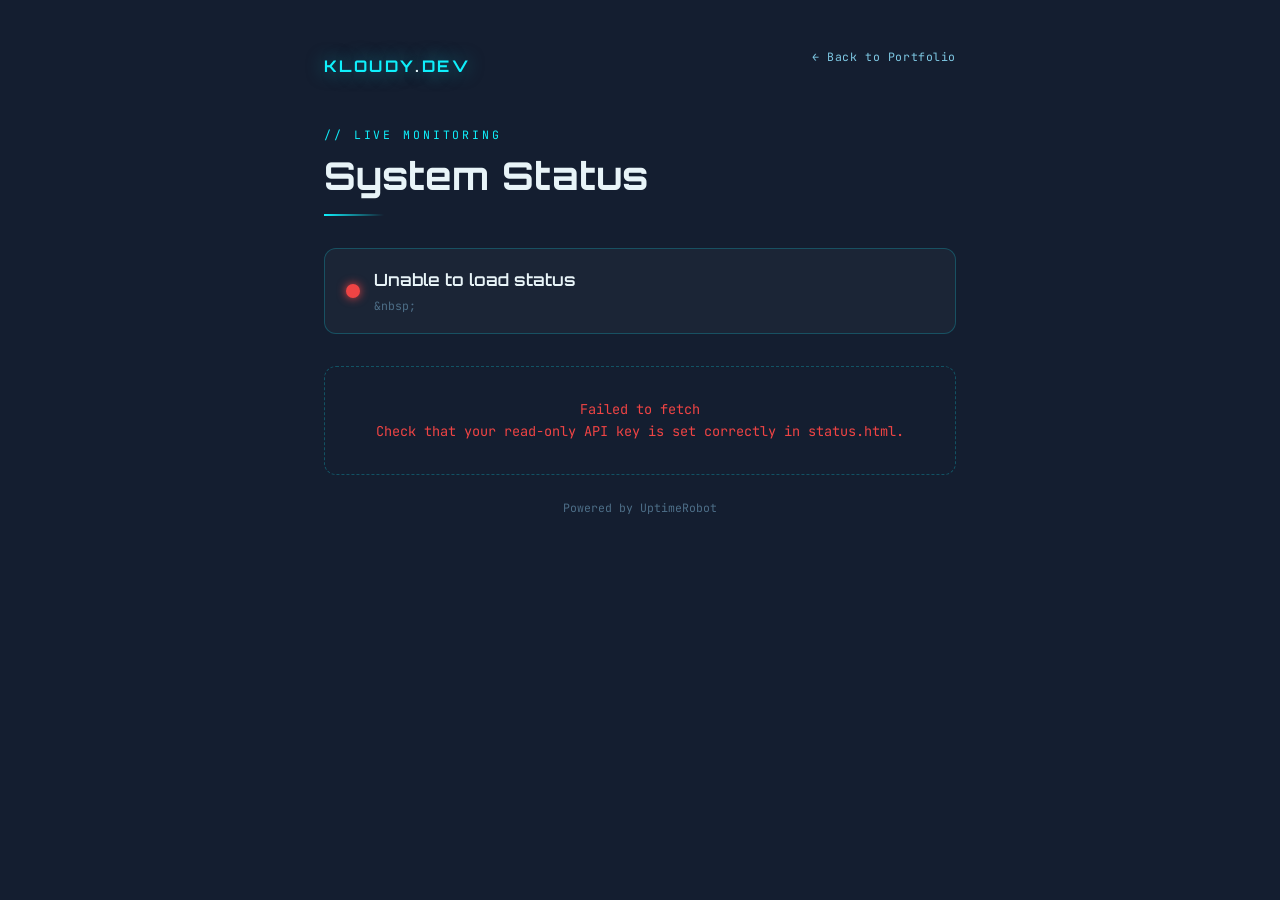
<file: status.html>
<!DOCTYPE html>
<html lang="en">
<head>
<meta charset="UTF-8"/>
<meta name="viewport" content="width=device-width, initial-scale=1.0"/>
<title>System Status — KLOUDY.DEV</title>
<link rel="preconnect" href="https://fonts.googleapis.com"/>
<link href="https://fonts.googleapis.com/css2?family=Orbitron:wght@400;600;700;900&family=Inter:wght@300;400;500;600&family=JetBrains+Mono:wght@400;500&display=swap" rel="stylesheet"/>
<link rel="stylesheet" href="style.css"/>
<style>
  body {
    background: var(--navy-deep);
    min-height: 100vh;
    font-family: var(--font-body);
    color: var(--white-pure);
  }
  .status-wrap { max-width: 680px; margin: 0 auto; padding: 3rem 1.5rem 4rem; }
  .status-topbar {
    display: flex;
    justify-content: space-between;
    align-items: center;
    margin-bottom: 2.5rem;
    flex-wrap: wrap;
    gap: 1rem;
  }

  .status-banner {
    display: flex;
    align-items: center;
    gap: 0.9rem;
    padding: 1.1rem 1.3rem;
    border-radius: 12px;
    border: 1px solid rgba(15, 240, 252, 0.22);
    background: rgba(255, 255, 255, 0.03);
    margin-bottom: 2rem;
  }
  .status-banner-dot {
    width: 14px;
    height: 14px;
    border-radius: 50%;
    flex-shrink: 0;
    box-shadow: 0 0 10px currentColor;
  }
  .status-banner-text { font-family: var(--font-display); font-size: 1.05rem; font-weight: 600; }
  .status-banner-sub { font-family: var(--font-mono); font-size: 0.72rem; color: var(--white-ghost); margin-top: 0.2rem; }

  .status-list { display: flex; flex-direction: column; gap: 0.8rem; margin-bottom: 1.5rem; }

  .monitor-card {
    display: flex;
    flex-direction: column;
    background: rgba(255, 255, 255, 0.03);
    border: 1px solid rgba(15, 240, 252, 0.18);
    border-radius: 12px;
    padding: 1rem 1.2rem;
  }
  .monitor-top {
    display: flex;
    align-items: center;
    gap: 1rem;
  }
  .monitor-dot {
    width: 11px;
    height: 11px;
    border-radius: 50%;
    flex-shrink: 0;
    box-shadow: 0 0 8px currentColor;
  }
  .monitor-dot.up { background: #22c55e; color: #22c55e; }
  .monitor-dot.down { background: #ef4444; color: #ef4444; }
  .monitor-dot.warn { background: #eab308; color: #eab308; }
  .monitor-dot.paused { background: var(--white-ghost); color: var(--white-ghost); }

  .monitor-main { flex: 1; min-width: 0; }
  .monitor-name { font-size: 0.98rem; font-weight: 500; margin: 0 0 0.15rem; }
  .monitor-status-label { font-family: var(--font-mono); font-size: 0.72rem; }
  .monitor-status-label.up { color: #22c55e; }
  .monitor-status-label.down { color: #ef4444; }
  .monitor-status-label.warn { color: #eab308; }
  .monitor-status-label.paused { color: var(--white-ghost); }

  .monitor-stats {
    text-align: right;
    font-family: var(--font-mono);
    font-size: 0.72rem;
    color: var(--white-dim);
    flex-shrink: 0;
    line-height: 1.5;
  }
  .monitor-stats .uptime-pct { color: var(--cyan-soft); font-size: 0.85rem; display: block; }

  .monitor-history-row {
    display: flex;
    align-items: center;
    gap: 0.7rem;
    margin-top: 0.85rem;
  }
  .history-bar {
    display: flex;
    align-items: stretch;
    gap: 2px;
    flex: 1;
    height: 22px;
  }
  .history-cell {
    flex: 1;
    min-width: 2px;
    border-radius: 2px;
    cursor: default;
  }
  .history-cell.up { background: #22c55e; }
  .history-cell.down { background: #ef4444; }
  .history-cell.nodata { background: rgba(255, 255, 255, 0.08); }
  .history-pct {
    flex-shrink: 0;
    width: 48px;
    text-align: right;
    font-family: var(--font-mono);
    font-size: 0.8rem;
    color: var(--white-dim);
  }

  .status-footer {
    text-align: center;
    font-family: var(--font-mono);
    font-size: 0.72rem;
    color: var(--white-ghost);
  }

  .status-empty, .status-error {
    text-align: center;
    font-family: var(--font-mono);
    font-size: 0.85rem;
    color: var(--white-dim);
    padding: 2rem 1rem;
    border: 1px dashed rgba(15, 240, 252, 0.25);
    border-radius: 12px;
  }
  .status-error { color: #ef4444; }
</style>
</head>
<body>

<div class="status-wrap">

  <div class="status-topbar">
    <a href="index.html" class="nav-logo">KLOUDY<span>.</span>DEV</a>
    <a href="index.html" class="back-link">&larr; Back to Portfolio</a>
  </div>

  <p class="section-label">// live monitoring</p>
  <h2 class="section-title">System Status</h2>
  <div class="section-line" style="margin-bottom: 2rem;"></div>

  <div class="status-banner" id="statusBanner">
    <span class="status-banner-dot" id="bannerDot" style="background:var(--white-ghost); color:var(--white-ghost);"></span>
    <div>
      <div class="status-banner-text" id="bannerText">Checking status...</div>
      <div class="status-banner-sub" id="bannerSub">&nbsp;</div>
    </div>
  </div>

  <div class="status-list" id="statusList">
    <p class="status-empty">Loading monitors&hellip;</p>
  </div>

  <p class="status-footer" id="statusFooter">Powered by UptimeRobot</p>

</div>

<script>

const UPTIMEROBOT_READ_ONLY_KEY = 'ur3607984-4a27f7def0f5f35dadd78d0b';
const REFRESH_INTERVAL_MS = 60000; // 60s — free plan allows 10 req/min, stay well under that

const STATUS_MAP = {
  0: { label: 'Paused',      dotClass: 'paused' },
  1: { label: 'Pending',     dotClass: 'paused' },
  2: { label: 'Operational', dotClass: 'up' },
  8: { label: 'Degraded',    dotClass: 'warn' },
  9: { label: 'Down',        dotClass: 'down' },
};

const HISTORY_DAYS = 30; // matches custom_uptime_ratios above — keep these in sync

function buildHistory(monitor) {
  const dayMs = 24 * 60 * 60 * 1000;
  const now = new Date();
  const todayStart = new Date(now.getFullYear(), now.getMonth(), now.getDate()).getTime();
  const createdMs = (monitor.create_datetime || 0) * 1000;

  const downIntervals = (monitor.logs || [])
    .filter(l => l.type === 1)
    .map(l => {
      const start = l.datetime * 1000;
      const end = start + (l.duration || 0) * 1000;
      return [start, end];
    });

  const cells = [];
  for (let i = HISTORY_DAYS - 1; i >= 0; i--) {
    const dayStart = todayStart - i * dayMs;
    const dayEnd = dayStart + dayMs;
    const dateLabel = new Date(dayStart).toLocaleDateString('en-US', { month: 'short', day: 'numeric' });

    if (dayEnd <= createdMs) {
      cells.push({ cls: 'nodata', label: dateLabel + ' — no data' });
      continue;
    }
    const wasDown = downIntervals.some(([s, e]) => s < dayEnd && e > dayStart);
    cells.push(wasDown
      ? { cls: 'down', label: dateLabel + ' — down' }
      : { cls: 'up', label: dateLabel + ' — operational' });
  }
  return cells;
}

function renderHistoryBar(monitor) {
  const cells = buildHistory(monitor);
  return cells.map(c =>
    '<span class="history-cell ' + c.cls + '" title="' + escapeHtml(c.label) + '"></span>'
  ).join('');
}

const banner = document.getElementById('statusBanner');
const bannerDot = document.getElementById('bannerDot');
const bannerText = document.getElementById('bannerText');
const bannerSub = document.getElementById('bannerSub');
const list = document.getElementById('statusList');
const footer = document.getElementById('statusFooter');

function setDotColor(el, hex) {
  el.style.background = hex;
  el.style.color = hex;
}

async function fetchMonitors() {
  const params = new URLSearchParams({
    api_key: UPTIMEROBOT_READ_ONLY_KEY,
    format: 'json',
    custom_uptime_ratios: '30',
    response_times: '1',
    response_times_limit: '1',
    logs: '1',
  });
  const res = await fetch('https://api.uptimerobot.com/v2/getMonitors?' + params.toString(), {
    method: 'POST',
  });
  if (!res.ok) throw new Error('Request failed (' + res.status + ')');
  const data = await res.json();
  if (data.stat !== 'ok') {
    throw new Error((data.error && data.error.message) || 'UptimeRobot API returned an error');
  }
  return data.monitors || [];
}

function renderMonitors(monitors) {
  if (monitors.length === 0) {
    list.innerHTML = '<p class="status-empty">No monitors found on this account yet.</p>';
    setDotColor(bannerDot, 'var(--white-ghost)');
    bannerText.textContent = 'No monitors configured';
    bannerSub.innerHTML = '&nbsp;';
    return;
  }

  const anyDown = monitors.some(m => m.status === 9);
  const anyWarn = monitors.some(m => m.status === 8);
  const allUp = monitors.every(m => m.status === 2);

  if (anyDown) {
    setDotColor(bannerDot, '#ef4444');
    bannerText.textContent = 'Partial Outage';
  } else if (anyWarn) {
    setDotColor(bannerDot, '#eab308');
    bannerText.textContent = 'Degraded Performance';
  } else if (allUp) {
    setDotColor(bannerDot, '#22c55e');
    bannerText.textContent = 'All Systems Operational';
  } else {
    setDotColor(bannerDot, 'var(--white-ghost)');
    bannerText.textContent = 'Some Monitors Paused';
  }
  bannerSub.textContent = monitors.length + ' monitor' + (monitors.length === 1 ? '' : 's') + ' tracked';

  list.innerHTML = monitors.map(m => {
    const meta = STATUS_MAP[m.status] || { label: 'Unknown', dotClass: 'paused' };
    const uptime = m.custom_uptime_ratio ? parseFloat(m.custom_uptime_ratio).toFixed(2) + '%' : '—';
    const rt = (m.response_times && m.response_times.length) ? Math.round(m.response_times[0].value) + ' ms' : '—';
    return (
      '<div class="monitor-card">' +
        '<div class="monitor-top">' +
          '<span class="monitor-dot ' + meta.dotClass + '"></span>' +
          '<div class="monitor-main">' +
            '<p class="monitor-name">' + escapeHtml(m.friendly_name) + '</p>' +
            '<span class="monitor-status-label ' + meta.dotClass + '">' + meta.label + '</span>' +
          '</div>' +
          '<div class="monitor-stats">' +
            '<span class="uptime-pct">' + uptime + '</span>' +
            rt + ' resp' +
          '</div>' +
        '</div>' +
        '<div class="monitor-history-row">' +
          '<div class="history-bar">' + renderHistoryBar(m) + '</div>' +
          '<span class="history-pct">' + uptime + '</span>' +
        '</div>' +
      '</div>'
    );
  }).join('');
}

function escapeHtml(str) {
  const div = document.createElement('div');
  div.textContent = str;
  return div.innerHTML;
}

async function refresh() {
  try {
    const monitors = await fetchMonitors();
    renderMonitors(monitors);
    footer.textContent = 'Last checked: ' + new Date().toLocaleTimeString();
  } catch (err) {
    console.error(err);
    setDotColor(bannerDot, '#ef4444');
    bannerText.textContent = 'Unable to load status';
    bannerSub.textContent = '&nbsp;';
    list.innerHTML = '<p class="status-error">' + escapeHtml(err.message) + '<br/>Check that your read-only API key is set correctly in status.html.</p>';
  }
}

const isKeyMissing = !UPTIMEROBOT_READ_ONLY_KEY || /paste|your.*key|here/i.test(UPTIMEROBOT_READ_ONLY_KEY);

if (isKeyMissing) {
  bannerText.textContent = 'API key not configured';
  bannerSub.textContent = '&nbsp;';
  setDotColor(bannerDot, '#eab308');
  list.innerHTML = '<p class="status-empty">Paste your UptimeRobot read-only API key into status.html to activate this page.</p>';
} else {
  refresh();
  setInterval(refresh, REFRESH_INTERVAL_MS);
}
</script>
<script src="cursor.js"></script>
</body>
</html>
</file>
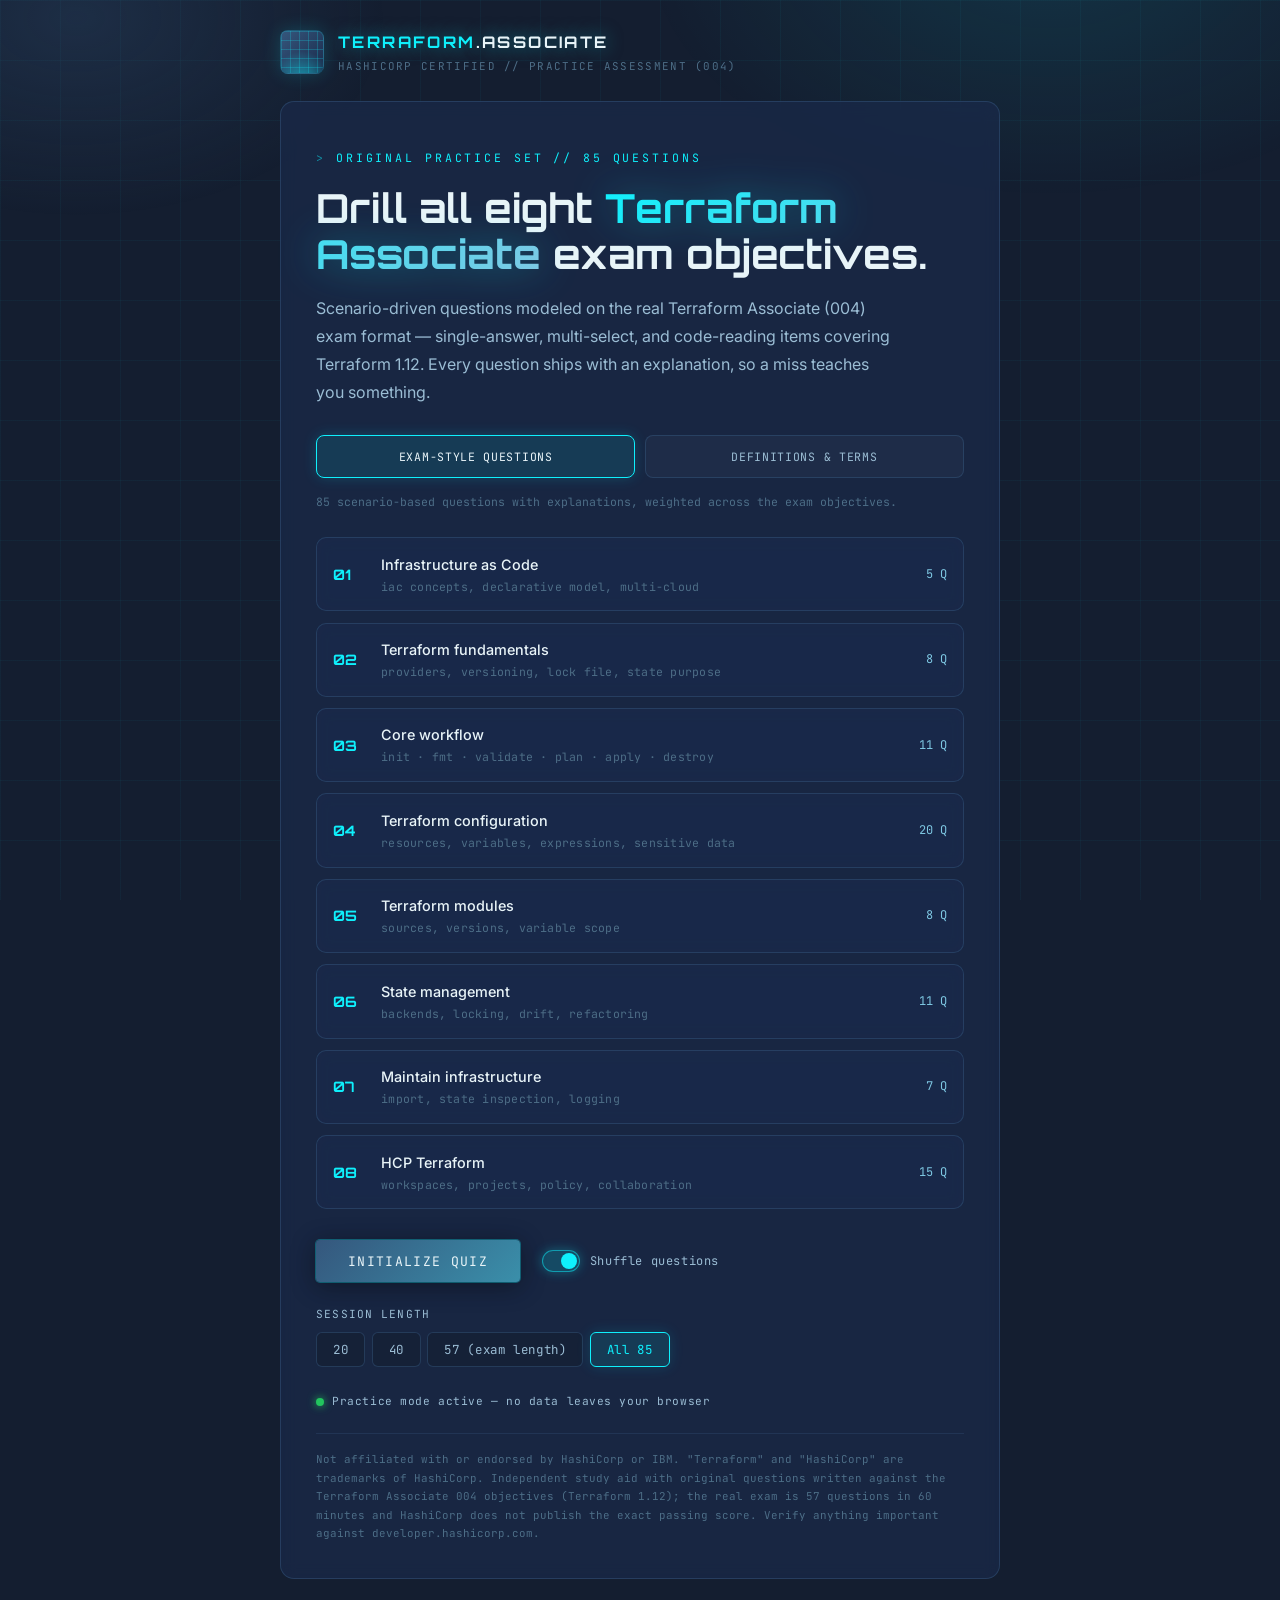
<file: terraform-associate.html>
<!DOCTYPE html>
<html lang="en">
<head>
<meta charset="UTF-8">
<meta name="viewport" content="width=device-width, initial-scale=1.0">
<title>Terraform Associate (004) Prep — Practice Exam</title>
<link rel="preconnect" href="https://fonts.googleapis.com">
<link rel="preconnect" href="https://fonts.gstatic.com" crossorigin>
<link href="https://fonts.googleapis.com/css2?family=Orbitron:wght@400;600;700;900&family=Inter:wght@300;400;500;600&family=JetBrains+Mono:wght@400;500&display=swap" rel="stylesheet">
<style>
  /* ═══════════════ TOKENS — Navy Mirage ═══════════════ */
  :root{
    --navy-deep:#141E30;
    --navy-mid:#1a2a4a;
    --navy-steel:#35577D;
    --navy-light:#4a6d96;
    --cyan-glow:#0FF0FC;
    --cyan-soft:#7EC8E3;
    --cyan-dim:#3a8faa;
    --white-pure:#E8F4F8;
    --white-dim:#9bbdd4;
    --white-ghost:#4d6e87;
    --glass-bg:rgba(20,30,48,0.72);
    --glass-border:rgba(14,240,252,0.18);
    --card-bg:rgba(26,42,74,0.7);
    --card-border:rgba(53,87,125,0.5);
    --green:#22c55e;
    --red:#FF5E6C;
    --font-display:'Orbitron',monospace;
    --font-body:'Inter',sans-serif;
    --font-mono:'JetBrains Mono',monospace;
  }
  *,*::before,*::after{box-sizing:border-box;margin:0;padding:0}
  html{scroll-behavior:smooth}
  body{
    background:var(--navy-deep);
    color:var(--white-pure);
    font-family:var(--font-body);
    font-size:16px;line-height:1.6;
    min-height:100vh;overflow-x:hidden;
    -webkit-font-smoothing:antialiased;
  }
  /* fixed atmosphere: grid + radial cyan glow */
  .backdrop{position:fixed;inset:0;z-index:0;pointer-events:none}
  .backdrop .grid{
    position:absolute;inset:0;
    background-image:
      linear-gradient(rgba(15,240,252,0.04) 1px,transparent 1px),
      linear-gradient(90deg,rgba(15,240,252,0.04) 1px,transparent 1px);
    background-size:60px 60px;
  }
  .backdrop .glow{
    position:absolute;inset:0;
    background:
      radial-gradient(680px 420px at 82% -6%,rgba(15,240,252,0.10),transparent 60%),
      radial-gradient(560px 360px at 6% 2%,rgba(53,87,125,0.28),transparent 55%);
  }
  ::-webkit-scrollbar{width:6px}
  ::-webkit-scrollbar-track{background:var(--navy-deep)}
  ::-webkit-scrollbar-thumb{background:var(--navy-steel);border-radius:3px}
  ::-webkit-scrollbar-thumb:hover{background:var(--cyan-dim)}

  .wrap{position:relative;z-index:1;max-width:760px;margin:0 auto;padding:30px 20px 80px}

  /* ═══════════════ shared ═══════════════ */
  .eyebrow{
    font-family:var(--font-mono);font-size:0.72rem;letter-spacing:0.25em;
    text-transform:uppercase;color:var(--cyan-glow);
  }
  .eyebrow::before{content:'> ';opacity:0.5}
  .section-line{width:60px;height:2px;background:linear-gradient(90deg,var(--cyan-glow),transparent);margin:0.9rem 0 0}
  .card{
    background:var(--card-bg);border:1px solid var(--card-border);
    border-radius:14px;backdrop-filter:blur(8px);-webkit-backdrop-filter:blur(8px);
  }
  button{font-family:var(--font-body);cursor:pointer}
  .btn{
    font-family:var(--font-mono);font-size:0.82rem;letter-spacing:0.1em;text-transform:uppercase;
    padding:0.8rem 2rem;border-radius:4px;border:none;transition:transform 0.2s,box-shadow 0.2s,background 0.2s;
  }
  .btn-primary{
    background:linear-gradient(135deg,var(--navy-steel),var(--cyan-dim));
    color:var(--white-pure);
    box-shadow:0 0 0 1px rgba(15,240,252,0.3),0 4px 24px rgba(0,0,0,0.4);
  }
  .btn-primary:hover:not(:disabled){transform:translateY(-2px);box-shadow:0 0 24px rgba(15,240,252,0.3),0 8px 32px rgba(0,0,0,0.5)}
  .btn-primary:disabled{background:rgba(53,87,125,0.35);color:var(--white-ghost);box-shadow:none;cursor:not-allowed}
  .btn-ghost{
    background:transparent;color:var(--cyan-glow);border:1px solid rgba(15,240,252,0.4);
  }
  .btn-ghost:hover{transform:translateY(-2px);background:rgba(15,240,252,0.08);box-shadow:0 0 20px rgba(15,240,252,0.2)}
  :focus-visible{outline:2px solid var(--cyan-glow);outline-offset:3px;border-radius:4px}

  /* ═══════════════ masthead ═══════════════ */
  .masthead{display:flex;align-items:center;gap:14px;margin-bottom:26px}
  .glyph{
    width:44px;height:44px;flex:none;border-radius:8px;position:relative;overflow:hidden;
    background:linear-gradient(135deg,var(--navy-steel),var(--navy-mid));
    border:1px solid var(--glass-border);box-shadow:0 0 18px rgba(15,240,252,0.18);
  }
  .glyph::before{
    content:"";position:absolute;inset:0;
    background-image:
      linear-gradient(rgba(15,240,252,0.22) 1px,transparent 1px),
      linear-gradient(90deg,rgba(15,240,252,0.22) 1px,transparent 1px);
    background-size:9px 9px;
  }
  .glyph::after{
    content:"";position:absolute;inset:0;
    background:radial-gradient(circle at 50% 120%,rgba(15,240,252,0.55),transparent 55%);
  }
  .logo{font-family:var(--font-display);font-size:1rem;font-weight:700;letter-spacing:0.15em;color:var(--cyan-glow);text-shadow:0 0 18px rgba(15,240,252,0.5)}
  .logo span{color:var(--white-pure)}
  .masthead .tagline{font-family:var(--font-mono);font-size:0.68rem;color:var(--white-ghost);letter-spacing:0.12em;margin-top:2px}

  /* ═══════════════ start ═══════════════ */
  .hero{padding:2.6rem 2.2rem 2.2rem}
  .hero .eyebrow{margin-bottom:1.1rem;display:inline-block}
  .hero h2{
    font-family:var(--font-display);font-weight:700;font-size:clamp(1.7rem,4.5vw,2.5rem);
    line-height:1.15;color:var(--white-pure);margin-bottom:1.1rem;
  }
  .hero h2 .hl{
    background:linear-gradient(135deg,var(--cyan-glow),var(--cyan-soft));
    -webkit-background-clip:text;background-clip:text;-webkit-text-fill-color:transparent;
    filter:drop-shadow(0 0 20px rgba(15,240,252,0.4));
  }
  .hero p.lead{color:var(--white-dim);font-size:1rem;line-height:1.75;margin-bottom:1.8rem;max-width:58ch}
  .domains{display:grid;gap:0.7rem;margin-bottom:1.9rem}
  .domain-row{
    display:flex;align-items:center;gap:1rem;padding:0.9rem 1rem;
    background:var(--card-bg);border:1px solid var(--card-border);border-radius:10px;backdrop-filter:blur(8px);
    transition:border-color 0.3s,transform 0.3s;
  }
  .domain-row:hover{border-color:rgba(15,240,252,0.3);transform:translateY(-2px)}
  .domain-row .idx{font-family:var(--font-display);font-size:0.9rem;font-weight:700;color:var(--cyan-glow);width:2rem;flex:none}
  .domain-row .nm{font-weight:500;font-size:0.9rem;color:var(--white-pure)}
  .domain-row .nm span{display:block;font-weight:400;color:var(--white-ghost);font-size:0.72rem;font-family:var(--font-mono);letter-spacing:0.02em;margin-top:2px}
  .domain-row .wt{margin-left:auto;font-family:var(--font-mono);font-size:0.75rem;color:var(--cyan-soft)}
  .startbar{display:flex;align-items:center;gap:1.4rem;flex-wrap:wrap}
  .toggle{display:inline-flex;align-items:center;gap:0.6rem;font-family:var(--font-mono);font-size:0.75rem;color:var(--white-dim);cursor:pointer;user-select:none;letter-spacing:0.05em}
  .toggle input{position:absolute;opacity:0;width:0;height:0}
  .switch{width:38px;height:22px;border-radius:12px;background:rgba(53,87,125,0.5);position:relative;transition:background 0.2s,box-shadow 0.2s;flex:none;border:1px solid var(--card-border)}
  .switch::after{content:"";position:absolute;top:2px;left:2px;width:16px;height:16px;border-radius:50%;background:var(--white-dim);transition:transform 0.2s,background 0.2s}
  .toggle input:checked + .switch{background:rgba(15,240,252,0.18);box-shadow:0 0 12px rgba(15,240,252,0.3);border-color:rgba(15,240,252,0.5)}
  .toggle input:checked + .switch::after{transform:translateX(16px);background:var(--cyan-glow)}
  .lenpick{display:flex;flex-direction:column;gap:0.5rem;margin-top:1.5rem}
  .lenpick .lp-label{font-family:var(--font-mono);font-size:0.7rem;letter-spacing:0.1em;text-transform:uppercase;color:var(--white-dim)}
  .lenpick .lp-opts{display:inline-flex;flex-wrap:wrap;gap:0.4rem}
  .lenopt{
    font-family:var(--font-mono);font-size:0.78rem;letter-spacing:0.05em;color:var(--white-dim);
    padding:0.5rem 1rem;border-radius:6px;border:1px solid var(--card-border);
    background:rgba(20,30,48,0.55);transition:border-color 0.2s,background 0.2s,color 0.2s,box-shadow 0.2s;
  }
  .lenopt:hover{border-color:rgba(15,240,252,0.4);color:var(--white-pure)}
  .lenopt.active{border-color:var(--cyan-glow);background:rgba(15,240,252,0.1);color:var(--cyan-glow);box-shadow:0 0 14px rgba(15,240,252,0.15)}
  .practice-flag{display:flex;align-items:center;gap:0.5rem;font-family:var(--font-mono);font-size:0.7rem;color:var(--white-dim);letter-spacing:0.05em;margin-top:1.6rem}
  .status-dot{width:8px;height:8px;border-radius:50%;background:var(--green);box-shadow:0 0 8px var(--green);animation:pulse-green 2s infinite}
  .disclaimer{margin-top:1.4rem;font-family:var(--font-mono);font-size:0.68rem;color:var(--white-ghost);line-height:1.7;border-top:1px solid rgba(53,87,125,0.3);padding-top:1rem}

  /* ═══════════════ progress header ═══════════════ */
  .quiz-head{margin-bottom:1.1rem}
  .quiz-head .meta{display:flex;align-items:center;justify-content:space-between;margin-bottom:0.6rem;gap:0.8rem}
  .counter{font-family:var(--font-mono);font-size:0.78rem;color:var(--white-dim);letter-spacing:0.05em}
  .counter b{color:var(--cyan-glow)}
  .chip{
    font-family:var(--font-mono);font-size:0.7rem;letter-spacing:0.08em;text-transform:uppercase;
    padding:0.35rem 0.8rem;border-radius:4px;color:var(--cyan-soft);
    background:rgba(53,87,125,0.3);border:1px solid rgba(53,87,125,0.5);white-space:nowrap;
  }
  .track{height:5px;border-radius:3px;background:rgba(53,87,125,0.3);overflow:hidden}
  .track .fill{height:100%;border-radius:3px;width:0;background:linear-gradient(90deg,var(--navy-steel),var(--cyan-glow));box-shadow:0 0 8px rgba(15,240,252,0.4);transition:width 0.4s cubic-bezier(0.4,0,0.2,1)}

  /* ═══════════════ question card ═══════════════ */
  .qcard{padding:1.9rem 1.9rem 1.7rem}
  .qtype{font-family:var(--font-mono);font-size:0.7rem;letter-spacing:0.12em;text-transform:uppercase;color:var(--cyan-soft);margin-bottom:0.8rem}
  .qtype::before{content:'// '}
  .qtext{font-family:var(--font-body);font-weight:500;font-size:1.18rem;line-height:1.5;color:var(--white-pure);margin-bottom:1.5rem}
  .options{display:grid;gap:0.7rem}
  .opt{
    display:flex;align-items:flex-start;gap:0.85rem;width:100%;text-align:left;
    padding:0.9rem 1rem;border:1px solid var(--card-border);border-radius:10px;
    background:rgba(20,30,48,0.55);color:var(--white-pure);font-family:var(--font-body);font-size:0.95rem;line-height:1.45;
    transition:border-color 0.2s,background 0.2s,box-shadow 0.2s;
  }
  .opt:hover:not(:disabled){border-color:rgba(15,240,252,0.4);background:rgba(15,240,252,0.05)}
  .opt:disabled{cursor:default}
  .opt .mark{
    flex:none;width:24px;height:24px;border-radius:5px;border:1px solid var(--card-border);
    display:grid;place-items:center;font-family:var(--font-mono);font-size:0.72rem;font-weight:500;
    color:var(--white-dim);background:rgba(53,87,125,0.25);transition:0.2s;margin-top:1px;
  }
  .opt[data-shape="round"] .mark{border-radius:50%}
  .opt.selected{border-color:var(--cyan-glow);background:rgba(15,240,252,0.08);box-shadow:0 0 16px rgba(15,240,252,0.12)}
  .opt.selected .mark{background:var(--cyan-glow);border-color:var(--cyan-glow);color:var(--navy-deep)}
  .opt.correct{border-color:rgba(34,197,94,0.6);background:rgba(34,197,94,0.1)}
  .opt.correct .mark{background:var(--green);border-color:var(--green);color:var(--navy-deep)}
  .opt.wrong{border-color:rgba(255,94,108,0.55);background:rgba(255,94,108,0.09)}
  .opt.wrong .mark{background:var(--red);border-color:var(--red);color:var(--navy-deep)}
  .opt .lbl{flex:1}

  .feedback{
    margin-top:1.3rem;border-radius:10px;padding:1rem 1.1rem;font-size:0.9rem;line-height:1.6;
    border:1px solid var(--card-border);background:rgba(20,30,48,0.6);display:none;
  }
  .feedback.show{display:block;animation:fadeUp 0.3s ease}
  .feedback .verdict{font-family:var(--font-mono);font-size:0.72rem;letter-spacing:0.1em;text-transform:uppercase;font-weight:500;margin-bottom:0.5rem}
  .feedback .verdict::before{content:'> '}
  .feedback.ok{background:rgba(34,197,94,0.08);border-color:rgba(34,197,94,0.45)}
  .feedback.ok .verdict{color:var(--green)}
  .feedback.no{background:rgba(255,94,108,0.07);border-color:rgba(255,94,108,0.4)}
  .feedback.no .verdict{color:var(--red)}
  .feedback .exp{color:var(--white-dim)}
  .feedback .exp b{color:var(--cyan-soft);font-weight:600}

  .qfoot{display:flex;align-items:center;gap:0.8rem;margin-top:1.5rem}
  .qfoot .hint{font-family:var(--font-mono);font-size:0.68rem;color:var(--white-ghost);letter-spacing:0.04em}
  .qfoot .spacer{flex:1}

  /* ═══════════════ results ═══════════════ */
  .results{padding:2.3rem 2rem 2rem}
  .score-head{display:flex;align-items:center;gap:1.8rem;flex-wrap:wrap}
  .ring{position:relative;width:132px;height:132px;flex:none}
  .ring svg{transform:rotate(-90deg)}
  .ring .pct{position:absolute;inset:0;display:grid;place-content:center;text-align:center}
  .ring .pct b{font-family:var(--font-display);font-size:2.1rem;font-weight:700;line-height:1;color:var(--cyan-glow);text-shadow:0 0 18px rgba(15,240,252,0.5)}
  .ring .pct span{font-family:var(--font-mono);font-size:0.68rem;color:var(--white-ghost);letter-spacing:0.06em;margin-top:4px}
  .verdict-block{flex:1;min-width:220px}
  .verdict-block .tag{display:inline-block;font-family:var(--font-mono);font-size:0.68rem;letter-spacing:0.12em;text-transform:uppercase;padding:0.3rem 0.8rem;border-radius:4px;margin-bottom:0.7rem}
  .tag.pass{background:rgba(34,197,94,0.12);color:var(--green);border:1px solid rgba(34,197,94,0.5)}
  .tag.fail{background:rgba(255,94,108,0.1);color:var(--red);border:1px solid rgba(255,94,108,0.45)}
  .verdict-block h2{font-family:var(--font-display);font-weight:700;font-size:1.5rem;color:var(--white-pure);margin-bottom:0.4rem}
  .verdict-block p{margin:0;color:var(--white-dim);font-size:0.9rem;line-height:1.7;max-width:44ch}

  .breakdown{margin-top:2rem;display:grid;gap:1.1rem}
  .breakdown h3{font-family:var(--font-mono);font-size:0.7rem;letter-spacing:0.2em;text-transform:uppercase;color:var(--cyan-glow);margin-bottom:0.2rem}
  .bar-row{display:grid;grid-template-columns:1fr auto;gap:0.4rem 1rem;align-items:center}
  .bar-row .name{font-size:0.88rem;font-weight:500;color:var(--white-pure)}
  .bar-row .frac{font-family:var(--font-mono);font-size:0.78rem;color:var(--cyan-soft)}
  .bar{grid-column:1 / -1;height:5px;border-radius:3px;background:rgba(53,87,125,0.3);overflow:hidden}
  .bar .in{height:100%;border-radius:3px;background:linear-gradient(90deg,var(--navy-steel),var(--cyan-glow));box-shadow:0 0 8px rgba(15,240,252,0.4);width:0;transition:width 1.1s cubic-bezier(0.4,0,0.2,1)}

  .results-actions{display:flex;gap:0.9rem;flex-wrap:wrap;margin-top:2rem}

  /* ═══════════════ review ═══════════════ */
  .review{margin-top:0.5rem;display:none}
  .review.show{display:block}
  .review > h3{font-family:var(--font-display);font-weight:700;font-size:1.1rem;color:var(--white-pure);margin:1.8rem 0.2rem 1rem;letter-spacing:0.05em}
  .rev-item{
    background:var(--card-bg);border:1px solid var(--card-border);border-radius:12px;
    padding:1.2rem 1.3rem;margin-bottom:0.8rem;backdrop-filter:blur(8px);position:relative;overflow:hidden;
  }
  .rev-item::before{content:'';position:absolute;top:0;left:0;right:0;height:2px;background:linear-gradient(90deg,var(--navy-steel),var(--cyan-glow),var(--navy-steel))}
  .rev-item.missed::before{background:linear-gradient(90deg,transparent,var(--red),transparent)}
  .rev-item .top{display:flex;gap:0.75rem;align-items:flex-start;margin-bottom:0.8rem}
  .rev-item .num{font-family:var(--font-mono);font-size:0.78rem;font-weight:500;color:var(--cyan-soft);flex:none;margin-top:2px}
  .rev-item .qq{font-weight:500;font-size:0.95rem;line-height:1.45;color:var(--white-pure)}
  .rev-item .status{font-family:var(--font-mono);font-size:0.62rem;letter-spacing:0.08em;text-transform:uppercase;padding:0.2rem 0.6rem;border-radius:4px;flex:none;margin-top:1px}
  .status.ok{background:rgba(34,197,94,0.12);color:var(--green);border:1px solid rgba(34,197,94,0.4)}
  .status.no{background:rgba(255,94,108,0.1);color:var(--red);border:1px solid rgba(255,94,108,0.4)}
  .rev-item ul{list-style:none;padding:0;margin:0 0 0.7rem}
  .rev-item li{font-size:0.85rem;padding:0.5rem 0.75rem;border-radius:6px;margin-bottom:0.35rem;border:1px solid transparent;line-height:1.4}
  .rev-item li.c{background:rgba(34,197,94,0.1);border-color:rgba(34,197,94,0.4);color:#b8f0cf}
  .rev-item li.w{background:rgba(255,94,108,0.09);border-color:rgba(255,94,108,0.4);color:#ffc4cb}
  .rev-item li .tick{font-family:var(--font-mono);font-weight:500;margin-right:0.5rem}
  .rev-item .why{font-size:0.85rem;color:var(--white-dim);line-height:1.65;border-top:1px solid rgba(53,87,125,0.3);padding-top:0.7rem}
  .rev-item .why b{color:var(--cyan-soft);font-weight:600}

  .hidden{display:none !important}

  @keyframes fadeUp{from{opacity:0;transform:translateY(12px)}to{opacity:1;transform:translateY(0)}}
  @keyframes pulse-green{0%,100%{box-shadow:0 0 8px var(--green)}50%{box-shadow:0 0 16px var(--green),0 0 24px rgba(34,197,94,0.4)}}

  @media (max-width:560px){
    .wrap{padding:22px 14px 60px}
    .hero{padding:1.9rem 1.4rem}
    .qcard{padding:1.4rem 1.3rem}
    .qtext{font-size:1.06rem}
    .results{padding:1.7rem 1.3rem}
    .btn{padding:0.75rem 1.5rem}
    .score-head{gap:1.2rem}
  }
  @media (prefers-reduced-motion:reduce){*{transition:none !important;animation:none !important}}

  /* ═══════════════ study-mode toggle (definitions vs exam) ═══════════════ */
  .mode-toggle{display:flex;gap:0.6rem;margin:0 0 0.9rem}
  .mode-btn{
    flex:1;background:rgba(255,255,255,0.03);border:1px solid var(--card-border);
    color:var(--white-dim);font-family:var(--font-mono);font-size:0.72rem;
    letter-spacing:0.06em;text-transform:uppercase;padding:0.8rem 0.6rem;
    border-radius:8px;cursor:pointer;
    transition:border-color .15s,background .15s,color .15s,box-shadow .15s;
  }
  .mode-btn:hover{border-color:rgba(15,240,252,0.4);color:var(--white-pure)}
  .mode-btn.active{
    background:rgba(15,240,252,0.10);border-color:var(--cyan-glow);
    color:var(--white-pure);box-shadow:0 0 14px rgba(15,240,252,0.18);
  }
  .mode-desc{
    font-family:var(--font-mono);font-size:0.72rem;color:var(--white-ghost);
    line-height:1.7;margin:0 0 1.6rem;
  }
  /* flashcard prompts in definitions mode */
  .qtext .term{
    display:block;font-family:var(--font-display);font-size:1.35rem;font-weight:700;
    color:var(--cyan-glow);margin-top:0.8rem;letter-spacing:0.01em;
    text-shadow:0 0 18px rgba(15,240,252,0.35);
  }
  .qtext .defn{
    display:block;margin-top:0.8rem;padding:0.85rem 1rem;
    background:rgba(20,30,48,0.85);border:1px solid var(--card-border);
    border-left:3px solid var(--cyan-dim);border-radius:8px;
    font-size:0.95rem;font-weight:400;color:var(--white-dim);line-height:1.55;
  }
  @media(max-width:560px){ .mode-toggle{flex-direction:column} .qtext .term{font-size:1.15rem} }
</style>
<style>
  /* ── additions: HCL / CLI snippets inside questions, options and explanations ── */
  .qtext code, .opt .lbl code, .exp code, .why code, .rev-item li code, .qq code{
    font-family:var(--font-mono);font-size:0.86em;
    background:rgba(15,240,252,0.08);border:1px solid rgba(15,240,252,0.16);
    border-radius:4px;padding:1px 5px;color:var(--cyan-soft);
  }
  .qtext pre{
    font-family:var(--font-mono);font-size:0.8rem;line-height:1.65;
    background:rgba(20,30,48,0.9);border:1px solid var(--card-border);
    border-left:3px solid var(--cyan-dim);border-radius:8px;
    padding:0.9rem 1rem;margin:1rem 0 0;color:var(--white-dim);
    overflow-x:auto;white-space:pre;
  }
  .qtext pre code{background:none;border:none;padding:0;color:inherit;font-size:1em}
  .domain-row .wt{white-space:nowrap}
  .lenopt span{font-variant-numeric:tabular-nums}
</style>
</head>

<body>
<div class="backdrop" aria-hidden="true"><div class="grid"></div><div class="glow"></div></div>

<div class="wrap">
  <div class="masthead">
    <div class="glyph" aria-hidden="true"></div>
    <div>
      <div class="logo">TERRAFORM<span>.ASSOCIATE</span></div>
      <div class="tagline">HASHICORP CERTIFIED // PRACTICE ASSESSMENT (004)</div>
    </div>
  </div>

  <!-- ============ START ============ -->
  <section id="start" class="card hero">
    <div class="eyebrow" id="eyebrow">Original practice set // <span id="bankCount">0</span> questions</div>
    <h2>Drill all eight <span class="hl">Terraform Associate</span> exam objectives.</h2>
    <p class="lead">Scenario-driven questions modeled on the real Terraform Associate (004) exam format &mdash; single-answer, multi-select, and code-reading items covering Terraform 1.12. Every question ships with an explanation, so a miss teaches you something.</p>

    <div class="mode-toggle" role="group" aria-label="Study mode">
      <button type="button" class="mode-btn active" id="modeExamBtn">Exam-Style Questions</button>
      <button type="button" class="mode-btn" id="modeDefBtn">Definitions &amp; Terms</button>
    </div>
    <p class="mode-desc" id="modeDesc"></p>

    <div class="domains" id="examDomains">
      <div class="domain-row">
        <div class="idx">01</div>
        <div class="nm">Infrastructure as Code<span>iac concepts, declarative model, multi-cloud</span></div>
        <div class="wt" data-count="1">&mdash;</div>
      </div>
      <div class="domain-row">
        <div class="idx">02</div>
        <div class="nm">Terraform fundamentals<span>providers, versioning, lock file, state purpose</span></div>
        <div class="wt" data-count="2">&mdash;</div>
      </div>
      <div class="domain-row">
        <div class="idx">03</div>
        <div class="nm">Core workflow<span>init &middot; fmt &middot; validate &middot; plan &middot; apply &middot; destroy</span></div>
        <div class="wt" data-count="3">&mdash;</div>
      </div>
      <div class="domain-row">
        <div class="idx">04</div>
        <div class="nm">Terraform configuration<span>resources, variables, expressions, sensitive data</span></div>
        <div class="wt" data-count="4">&mdash;</div>
      </div>
      <div class="domain-row">
        <div class="idx">05</div>
        <div class="nm">Terraform modules<span>sources, versions, variable scope</span></div>
        <div class="wt" data-count="5">&mdash;</div>
      </div>
      <div class="domain-row">
        <div class="idx">06</div>
        <div class="nm">State management<span>backends, locking, drift, refactoring</span></div>
        <div class="wt" data-count="6">&mdash;</div>
      </div>
      <div class="domain-row">
        <div class="idx">07</div>
        <div class="nm">Maintain infrastructure<span>import, state inspection, logging</span></div>
        <div class="wt" data-count="7">&mdash;</div>
      </div>
      <div class="domain-row">
        <div class="idx">08</div>
        <div class="nm">HCP Terraform<span>workspaces, projects, policy, collaboration</span></div>
        <div class="wt" data-count="8">&mdash;</div>
      </div>
    </div>

    <div class="domains" id="termDomains" style="display:none"></div>

    <div class="startbar">
      <button class="btn btn-primary" id="startBtn">Initialize quiz</button>
      <label class="toggle">
        <input type="checkbox" id="shuffleToggle" checked>
        <span class="switch" aria-hidden="true"></span>
        Shuffle questions
      </label>
    </div>

    <div class="lenpick" role="group" aria-label="Number of questions">
      <span class="lp-label">Session length</span>
      <div class="lp-opts" id="lenOpts">
        <button type="button" class="lenopt" data-n="20">20</button>
        <button type="button" class="lenopt" data-n="40">40</button>
        <button type="button" class="lenopt" data-n="57">57 (exam length)</button>
        <button type="button" class="lenopt active" data-n="all">All <span id="allCount">0</span></button>
      </div>
    </div>

    <div class="practice-flag"><span class="status-dot" aria-hidden="true"></span>Practice mode active &mdash; no data leaves your browser</div>

    <p class="disclaimer">Not affiliated with or endorsed by HashiCorp or IBM. &quot;Terraform&quot; and &quot;HashiCorp&quot; are trademarks of HashiCorp. Independent study aid with original questions written against the Terraform Associate 004 objectives (Terraform 1.12); the real exam is 57 questions in 60 minutes and HashiCorp does not publish the exact passing score. Verify anything important against developer.hashicorp.com.</p>
  </section>

  <!-- ============ QUIZ ============ -->
  <section id="quiz" class="hidden">
    <div class="quiz-head">
      <div class="meta">
        <div class="counter">Q<b id="qNow">1</b> / <span id="qTotal">57</span></div>
        <div class="chip" id="qDomain">Infrastructure as Code</div>
      </div>
      <div class="track"><div class="fill" id="progFill"></div></div>
    </div>

    <div class="card qcard">
      <div class="qtype" id="qType">Choose one answer</div>
      <p class="qtext" id="qText">&mdash;</p>
      <div class="options" id="options"></div>
      <div class="feedback" id="feedback">
        <div class="verdict" id="fVerdict"></div>
        <div class="exp" id="fExp"></div>
      </div>
      <div class="qfoot">
        <span class="hint" id="qHint">Keys 1&ndash;4 to pick // Enter to check</span>
        <span class="spacer"></span>
        <button class="btn btn-primary" id="checkBtn" disabled>Check answer</button>
        <button class="btn btn-primary hidden" id="nextBtn">Next &rarr;</button>
      </div>
    </div>
  </section>

  <!-- ============ RESULTS ============ -->
  <section id="results" class="hidden">
    <div class="card results">
      <div class="score-head">
        <div class="ring">
          <svg width="132" height="132" viewBox="0 0 132 132">
            <circle cx="66" cy="66" r="58" fill="none" stroke="rgba(53,87,125,0.3)" stroke-width="10"/>
            <circle id="ringArc" cx="66" cy="66" r="58" fill="none" stroke="url(#grad)" stroke-width="10" stroke-linecap="round" stroke-dasharray="364.4" stroke-dashoffset="364.4"/>
            <defs><linearGradient id="grad" x1="0" y1="0" x2="1" y2="1">
              <stop offset="0" stop-color="#35577D"/><stop offset="1" stop-color="#0FF0FC"/>
            </linearGradient></defs>
          </svg>
          <div class="pct"><b id="scorePct">0%</b><span id="scoreFrac">0 / 57</span></div>
        </div>
        <div class="verdict-block">
          <span class="tag" id="resTag">&mdash;</span>
          <h2 id="resTitle">&mdash;</h2>
          <p id="resMsg">&mdash;</p>
        </div>
      </div>

      <div class="breakdown">
        <h3 id="breakdownTitle">Signal by objective</h3>
        <div id="domainBars"></div>
      </div>

      <div class="results-actions">
        <button class="btn btn-primary" id="reviewBtn">Review answers</button>
        <button class="btn btn-ghost" id="retryBtn">Retake quiz</button>
      </div>
    </div>

    <div class="review" id="review">
      <h3>Answer review</h3>
      <div id="reviewList"></div>
    </div>
  </section>
</div>

<script>
/* ============================================================
   Terraform Associate (004) Prep — original practice question bank
   Objectives 1–8, written against Terraform 1.12
   ============================================================ */
const DOMAINS = {
  1:"Infrastructure as Code",
  2:"Terraform fundamentals",
  3:"Core Terraform workflow",
  4:"Terraform configuration",
  5:"Terraform modules",
  6:"State management",
  7:"Maintain infrastructure",
  8:"HCP Terraform"
};

const BANK = [

/* ---------- Objective 1: IaC ---------- */
{d:1,type:"single",
 q:"A platform team writes configuration that declares <i>what</i> the finished environment should look like and lets the tool work out the order of operations and API calls. Which statement best describes this approach?",
 opts:["It is an imperative approach, because the files are executed top to bottom",
       "It is a declarative approach, because the configuration describes the desired end state",
       "It is a procedural approach, because each resource is created in the order written",
       "It is a mutable approach, because resources are patched in place"],
 correct:[1],
 exp:"Terraform is <b>declarative</b>: you describe the desired end state and Terraform builds a dependency graph to decide the actions and their order. Files are <i>not</i> executed top to bottom — position in the file does not determine order."},

{d:1,type:"multi",
 q:"Your organization is moving from click-ops in cloud consoles to Terraform. Which two outcomes are direct advantages of the Infrastructure as Code pattern? (Select two.)",
 opts:["Infrastructure changes can be peer-reviewed and versioned in source control",
       "Cloud provider API rate limits no longer apply",
       "Environments can be reliably reproduced and torn down on demand",
       "Terraform removes the need to understand the underlying cloud services"],
 correct:[0,2],
 exp:"IaC makes infrastructure <b>version controlled, reviewable, and reproducible</b>. It does not remove API limits, and you still need to understand the services you are provisioning."},

{d:1,type:"single",
 q:"A company runs workloads in AWS and Azure and also manages DNS in Cloudflare and secrets in Vault. What makes Terraform well suited to this environment?",
 opts:["Terraform ships a universal resource type that works on every cloud",
       "Terraform translates AWS configuration into Azure configuration automatically",
       "Terraform uses a provider plugin per platform, so one workflow and language covers them all",
       "Terraform requires a separate binary for each cloud provider"],
 correct:[2],
 exp:"Terraform Core is provider-agnostic. Each platform is supported by a <b>provider plugin</b>, so the same HCL and the same write → plan → apply workflow spans every service. There is no universal resource type and no cross-cloud translation."},

{d:1,type:"single",
 q:"Which task is Terraform NOT designed to do?",
 opts:["Provision a virtual network and a database instance",
       "Install and continuously configure application packages inside a running VM's operating system",
       "Manage DNS records in a SaaS provider",
       "Create Kubernetes resources through a provider"],
 correct:[1],
 exp:"Terraform is a <b>provisioning</b> tool that manages infrastructure objects. Ongoing in-OS software configuration is the job of a configuration management tool (Ansible, Chef, Puppet). The two are complementary."},

{d:1,type:"multi",
 q:"Which two are commonly cited business benefits of a multi-cloud deployment managed by Terraform? (Select two.)",
 opts:["Increased fault tolerance, since an outage at one provider does not take everything down",
       "Guaranteed lower cost than any single-cloud deployment",
       "Reduced dependence on a single vendor",
       "Elimination of the need for state management"],
 correct:[0,2],
 exp:"Multi-cloud improves <b>fault tolerance</b> and reduces <b>vendor lock-in</b>. It does not guarantee lower cost, and state is still required."},

/* ---------- Objective 2: fundamentals ---------- */
{d:2,type:"single",
 q:"You add a new provider to your configuration and run <code>terraform plan</code> without running anything else. Terraform errors out. Why?",
 opts:["The provider plugin has not been installed — you must run <code>terraform init</code> first",
       "<code>terraform plan</code> cannot be used with more than one provider",
       "The provider must be installed globally with a package manager",
       "You must run <code>terraform validate</code> before <code>terraform plan</code>"],
 correct:[0],
 exp:"Provider plugins are downloaded and installed by <b><code>terraform init</code></b>, into <code>.terraform/providers</code>. Adding a new provider (or module) always requires re-running init."},

{d:2,type:"single",
 q:"Consider this block:<pre><code>terraform {\n  required_providers {\n    aws = {\n      source  = \"hashicorp/aws\"\n      version = \"~&gt; 4.16.0\"\n    }\n  }\n}</code></pre>Which provider version would satisfy this constraint?",
 opts:["4.17.2","5.0.0","4.16.3","4.15.9"],
 correct:[2],
 exp:"<code>~&gt; 4.16.0</code> is the pessimistic constraint operator with a patch-level pin: it allows <b>&gt;= 4.16.0 and &lt; 4.17.0</b>. Only 4.16.3 qualifies. (If it were <code>~&gt; 4.16</code>, any 4.x at or above 4.16 would be allowed.)"},

{d:2,type:"multi",
 q:"Which two statements about <code>.terraform.lock.hcl</code> are true? (Select two.)",
 opts:["It should be committed to version control",
       "It stores the credentials used to authenticate to providers",
       "It records the exact provider versions and package checksums selected during init",
       "It is regenerated from scratch on every plan and apply"],
 correct:[0,2],
 exp:"The dependency lock file records <b>selected provider versions and their hashes</b> so every run and every teammate uses identical plugins, and it <b>belongs in version control</b>. It holds no credentials and is only updated by <code>terraform init</code> (notably <code>init -upgrade</code>)."},

{d:2,type:"single",
 q:"Your <code>required_providers</code> block allows <code>~&gt; 5.0</code>, and the lock file currently pins 5.20.0. Provider version 5.31.0 has been released. Which command updates you to it?",
 opts:["<code>terraform plan -refresh=true</code>",
       "<code>terraform init -upgrade</code>",
       "<code>terraform providers</code>",
       "<code>terraform apply -replace</code>"],
 correct:[1],
 exp:"<b><code>terraform init -upgrade</code></b> re-evaluates the version constraints, installs the newest allowed version, and rewrites <code>.terraform.lock.hcl</code>. A plain <code>init</code> would keep the version already recorded in the lock file."},

{d:2,type:"single",
 q:"You must create resources in <code>us-east-1</code> and <code>eu-west-1</code> with the AWS provider in the same configuration. What is the correct approach?",
 opts:["Declare two <code>required_providers</code> entries for aws with different versions",
       "Declare a second <code>provider \"aws\"</code> block with an <code>alias</code>, then set <code>provider = aws.&lt;alias&gt;</code> on the relevant resources",
       "Run Terraform twice with different <code>-var</code> values; a single configuration cannot target two regions",
       "Use a <code>region</code> meta-argument on each resource block"],
 correct:[1],
 exp:"<b>Provider aliases</b> let you define multiple configurations of the same provider. Resources choose one with the <code>provider</code> meta-argument (<code>provider = aws.eu</code>); modules receive them via the module block's <code>providers = {}</code> argument. There is no <code>region</code> meta-argument."},

{d:2,type:"single",
 q:"In the source address <code>registry.terraform.io/hashicorp/aws</code>, what does <code>hashicorp</code> represent?",
 opts:["The provider type","The namespace (the organization that publishes the provider)","The hostname of the registry","The provider's local name in your configuration"],
 correct:[1],
 exp:"The format is <code>[&lt;HOSTNAME&gt;/]&lt;NAMESPACE&gt;/&lt;TYPE&gt;</code>. Here the hostname is <code>registry.terraform.io</code> (the default, usually omitted), the <b>namespace</b> is <code>hashicorp</code>, and the type is <code>aws</code>."},

{d:2,type:"multi",
 q:"Why does Terraform maintain a state file? (Select two.)",
 opts:["To map resources in your configuration to real objects via their provider IDs",
       "To store the Terraform binary version required to run the configuration",
       "To record resource dependencies, which are needed to destroy resources in the correct order",
       "To encrypt provider credentials for later runs"],
 correct:[0,2],
 exp:"State exists for <b>mapping config to real resources</b>, storing <b>metadata such as dependencies</b>, <b>performance</b> (caching attributes), and <b>syncing</b> a team on one view of infrastructure. It does not encrypt credentials — in fact secrets land in state in plain text."},

{d:2,type:"single",
 q:"How does Terraform Core communicate with a provider such as <code>aws</code>?",
 opts:["Providers are compiled into the Terraform binary at build time",
       "Terraform Core calls the cloud REST API directly and the provider only validates schema",
       "Providers are separate plugin binaries that Terraform Core invokes over RPC",
       "Providers run as a long-lived daemon on the host"],
 correct:[2],
 exp:"Terraform uses a <b>plugin architecture</b>. Provider plugins are separate binaries; Terraform Core communicates with them over RPC, and the plugin makes the actual API calls to the upstream platform."},

/* ---------- Objective 3: core workflow ---------- */
{d:3,type:"single",
 q:"Which sequence correctly represents the core Terraform workflow for a new working directory?",
 opts:["Write → Apply → Plan → Init","Init → Write → Destroy → Apply","Write → Init → Plan → Apply","Plan → Init → Write → Apply"],
 correct:[2],
 exp:"The core workflow is <b>Write → Plan → Apply</b>, with <code>terraform init</code> initializing the working directory before the first plan."},

{d:3,type:"multi",
 q:"Which two things does <code>terraform init</code> do? (Select two.)",
 opts:["Downloads and installs the provider plugins declared in the configuration",
       "Applies any pending changes to reach the desired state",
       "Initializes the configured backend",
       "Rewrites configuration files into canonical style"],
 correct:[0,2],
 exp:"<code>init</code> initializes the <b>backend</b>, installs <b>providers</b>, downloads <b>modules</b>, and writes the lock file. It never changes infrastructure. Rewriting style is <code>terraform fmt</code>."},

{d:3,type:"single",
 q:"A teammate says <code>terraform validate</code> passed, so the apply is guaranteed to succeed. Why is that wrong?",
 opts:["<code>validate</code> only checks formatting, not syntax",
       "<code>validate</code> checks syntax and internal consistency but does not contact any remote API or check state",
       "<code>validate</code> requires an active plan file to be meaningful",
       "<code>validate</code> only runs against modules, not the root configuration"],
 correct:[1],
 exp:"<b><code>terraform validate</code></b> verifies that the configuration is syntactically valid and internally consistent (references resolve, attribute names and types are correct). It does <b>not</b> talk to providers, read state, or predict whether the API call will succeed."},

{d:3,type:"single",
 q:"You run <code>terraform plan -out=tfplan</code>, then later run <code>terraform apply tfplan</code>. What happens?",
 opts:["Terraform re-plans and prompts you for approval",
       "Terraform applies exactly the saved actions without prompting for approval",
       "Terraform errors, because a saved plan can only be inspected, not applied",
       "Terraform prompts for approval but skips the refresh"],
 correct:[1],
 exp:"Applying a <b>saved plan file</b> executes exactly those actions and <b>does not prompt</b> for approval — the approval effectively happened when you reviewed the plan. It fails if the state has changed since the plan was saved."},

{d:3,type:"single",
 q:"A plan shows this line:<pre><code>-/+ resource \"aws_instance\" \"web\" {\n      ~ ami = \"ami-0abc\" -&gt; \"ami-0xyz\" # forces replacement\n</code></pre>What will Terraform do on apply?",
 opts:["Update the instance in place","Destroy the existing instance and create a new one","Read the instance without changing it","Create a second instance and leave the first one running"],
 correct:[1],
 exp:"<b><code>-/+</code></b> means <b>destroy and then create</b> (replacement), because the changed attribute cannot be updated in place. <code>~</code> alone would be an in-place update; <code>&lt;=</code> is a data source read. With <code>create_before_destroy</code> set, Terraform shows <code>+/-</code> instead."},

{d:3,type:"single",
 q:"Your CI pipeline should fail the build if any <code>.tf</code> file in the repo is not canonically formatted, without modifying the files. Which command do you run?",
 opts:["<code>terraform fmt -recursive</code>","<code>terraform fmt -check -recursive</code>","<code>terraform validate -json</code>","<code>terraform plan -detailed-exitcode</code>"],
 correct:[1],
 exp:"<b><code>terraform fmt -check</code></b> does not rewrite files and exits non-zero if any file needs formatting — ideal for CI. Add <code>-recursive</code> to include subdirectories, and <code>-diff</code> to print the changes it would make."},

{d:3,type:"single",
 q:"Which statement about <code>terraform destroy</code> is correct?",
 opts:["It deletes the state file but leaves infrastructure running",
       "It is an alias for <code>terraform apply -destroy</code> and prompts for approval unless <code>-auto-approve</code> is used",
       "It requires the <code>-target</code> flag",
       "It can only be run against a saved plan"],
 correct:[1],
 exp:"<code>terraform destroy</code> is a convenience alias for <b><code>terraform apply -destroy</code></b>. It destroys the remote objects Terraform manages and prompts for approval by default. Terraform destroys in reverse dependency order using the graph recorded in state."},

{d:3,type:"single",
 q:"How many resource operations does Terraform perform concurrently by default?",
 opts:["1","5","10","Unlimited — one goroutine per resource"],
 correct:[2],
 exp:"Terraform walks the dependency graph with a default <b>parallelism of 10</b>. Change it with <code>-parallelism=n</code> on plan, apply, or destroy — though HashiCorp recommends leaving it alone unless you have a reason."},

{d:3,type:"single",
 q:"A single EC2 instance is misbehaving and you want Terraform to destroy and recreate just that one resource. Which is the current, recommended command?",
 opts:["<code>terraform taint aws_instance.web</code>","<code>terraform apply -replace=\"aws_instance.web\"</code>","<code>terraform state rm aws_instance.web</code>","<code>terraform destroy -target=aws_instance.web</code>"],
 correct:[1],
 exp:"<b><code>terraform apply -replace=ADDRESS</code></b> is the modern replacement for the deprecated <code>terraform taint</code>. <code>state rm</code> would abandon the resource without destroying it, and a targeted destroy would remove it without recreating it in the same run."},

{d:3,type:"single",
 q:"Someone resized a VM in the cloud console. You want Terraform's state to reflect reality without changing any infrastructure. What do you run?",
 opts:["<code>terraform apply -refresh-only</code>","<code>terraform apply -auto-approve</code>","<code>terraform state push</code>","<code>terraform import</code>"],
 correct:[0],
 exp:"<b><code>terraform apply -refresh-only</code></b> refreshes state against the real API and asks you to approve updating the state file — with no changes to infrastructure. It is the modern replacement for the deprecated <code>terraform refresh</code>, which updated state silently."},

{d:3,type:"single",
 q:"What does Terraform build in order to determine which resources can be created in parallel and which must wait?",
 opts:["A directed acyclic graph (DAG) of resources and their dependencies",
       "An alphabetical index of resource names",
       "A queue ordered by position in the configuration file",
       "A hash table of provider endpoints"],
 correct:[0],
 exp:"Terraform builds a <b>dependency graph (DAG)</b> from implicit references and explicit <code>depends_on</code>. Independent nodes are walked in parallel; dependent nodes wait. Destroy traverses the graph in reverse."},

/* ---------- Objective 4: configuration ---------- */
{d:4,type:"single",
 q:"You need to look up the ID of an AMI that Terraform does not manage, and use it when creating an instance. Which block do you use?",
 opts:["A <code>resource</code> block, because Terraform must track the AMI",
       "A <code>data</code> block, because you only need to read existing information",
       "A <code>locals</code> block with a hardcoded ID",
       "An <code>import</code> block, because the AMI already exists"],
 correct:[1],
 exp:"A <b><code>data</code> block</b> performs a read-only lookup of something Terraform does not manage, referenced as <code>data.&lt;TYPE&gt;.&lt;NAME&gt;.&lt;ATTR&gt;</code>. Terraform never creates, updates, or destroys what a data source reads."},

{d:4,type:"single",
 q:"Given <pre><code>resource \"aws_subnet\" \"app\" {\n  vpc_id = aws_vpc.main.id\n}</code></pre>which statement is true?",
 opts:["You must also add <code>depends_on = [aws_vpc.main]</code> or ordering is undefined",
       "The reference creates an implicit dependency, so Terraform creates the VPC first",
       "Terraform creates both resources at the same time",
       "This is invalid; you must use a data source to read the VPC ID"],
 correct:[1],
 exp:"Referencing another resource's attribute creates an <b>implicit dependency</b> — the preferred way to express ordering. <code>depends_on</code> is only needed for hidden dependencies Terraform cannot infer from references."},

{d:4,type:"single",
 q:"An application resource needs an IAM policy to exist before it starts, but nothing in its arguments references that policy. What should you add?",
 opts:["A <code>lifecycle</code> block with <code>create_before_destroy</code>",
       "A <code>depends_on</code> meta-argument listing the policy resource",
       "A <code>provisioner</code> block that sleeps",
       "A <code>count</code> meta-argument"],
 correct:[1],
 exp:"<b><code>depends_on</code></b> declares a dependency Terraform cannot see from references — the classic example being an IAM policy that must exist before an application can use its permissions."},

{d:4,type:"single",
 q:"You manage five S3 buckets with <code>count</code> and a list. You delete the second name from the middle of the list. What is the likely result?",
 opts:["Only the second bucket is destroyed; the others are untouched",
       "Terraform destroys and recreates the buckets after the removed index, because instance addresses shift",
       "Terraform errors and refuses to plan",
       "Nothing changes until you run <code>terraform init -upgrade</code>"],
 correct:[1],
 exp:"With <code>count</code>, instances are keyed by <b>position</b> (<code>[0]</code>, <code>[1]</code>…), so removing an item shifts everything after it and Terraform plans destroy/recreate. Use <b><code>for_each</code></b> over a map or set so each instance is keyed by a stable string instead."},

{d:4,type:"single",
 q:"Which meta-argument accepts a map or a set of strings, and exposes <code>each.key</code> and <code>each.value</code> inside the block?",
 opts:["<code>count</code>","<code>for_each</code>","<code>dynamic</code>","<code>depends_on</code>"],
 correct:[1],
 exp:"<b><code>for_each</code></b> takes a map or a set of strings (use <code>toset()</code> to convert a list) and exposes <code>each.key</code> / <code>each.value</code>. <code>count</code> exposes <code>count.index</code> instead."},

{d:4,type:"single",
 q:"A production database must never be deleted by a Terraform run, even by accident. Which lifecycle argument enforces this?",
 opts:["<code>ignore_changes = all</code>","<code>create_before_destroy = true</code>","<code>prevent_destroy = true</code>","<code>replace_triggered_by</code>"],
 correct:[2],
 exp:"<b><code>prevent_destroy = true</code></b> makes Terraform reject any plan that would destroy the resource, erroring out instead. It is a guardrail, not a permanent lock — someone can still remove the argument."},

{d:4,type:"single",
 q:"A monitoring agent constantly rewrites the <code>tags</code> on your instances, so every plan shows a diff you do not want. What is the cleanest fix?",
 opts:["Add <code>lifecycle { ignore_changes = [tags] }</code>",
       "Set <code>prevent_destroy = true</code>",
       "Run <code>terraform plan -refresh=false</code> forever",
       "Move the resource into a module"],
 correct:[0],
 exp:"<b><code>ignore_changes</code></b> tells Terraform to disregard drift on the listed attributes when comparing configuration to state — designed exactly for attributes another system manages."},

{d:4,type:"single",
 q:"A variable <code>region</code> is set in <code>terraform.tfvars</code>, by the environment variable <code>TF_VAR_region</code>, and by <code>-var=\"region=eu-west-1\"</code> on the command line. Which value wins?",
 opts:["The environment variable","The value in terraform.tfvars","The <code>-var</code> flag on the command line","Terraform errors because of the conflict"],
 correct:[2],
 exp:"Precedence, lowest to highest: <b>environment variables (TF_VAR_) → terraform.tfvars → terraform.tfvars.json → *.auto.tfvars (lexical order) → -var / -var-file on the CLI</b>. The command line wins, and among CLI flags the last one specified wins."},

{d:4,type:"single",
 q:"Which environment variable sets the Terraform input variable named <code>instance_count</code>?",
 opts:["<code>TERRAFORM_instance_count</code>","<code>TF_VAR_instance_count</code>","<code>TF_instance_count</code>","<code>TFVAR_instance_count</code>"],
 correct:[1],
 exp:"Terraform reads input variables from environment variables prefixed with <b><code>TF_VAR_</code></b> — e.g. <code>export TF_VAR_instance_count=3</code>."},

{d:4,type:"multi",
 q:"You mark an input variable with <code>sensitive = true</code>. Which two statements are true? (Select two.)",
 opts:["Its value is redacted in <code>terraform plan</code> and <code>apply</code> output",
       "Its value is encrypted inside the state file",
       "Its value is still written to state in plain text",
       "Any output that uses it must also be marked sensitive"],
 correct:[0,3],
 exp:"<code>sensitive = true</code> <b>redacts CLI output</b> and forces any output exposing the value to be marked sensitive as well — but it provides <b>no encryption</b>. The value lands in state in plain text, which is why the state file itself must be protected."},

{d:4,type:"single",
 q:"Which is the safest way to supply a database password to Terraform?",
 opts:["Hardcode it in <code>main.tf</code> so it is version controlled with the config",
       "Put it in <code>terraform.tfvars</code> and commit the file",
       "Read it at runtime from a secrets manager (e.g. the Vault provider) or pass it via <code>TF_VAR_</code>, and protect the state backend",
       "Store it in a local value so it is not an input variable"],
 correct:[2],
 exp:"Never commit secrets. Source them from a <b>secrets manager</b> (Vault provider), environment variables, or the backend's variable store — and remember that whatever Terraform reads still ends up in <b>state in plain text</b>, so the state backend must be encrypted and access-controlled."},

{d:4,type:"single",
 q:"You want to expose an instance's public IP for use by a CI script with <code>terraform output</code>, unquoted. Which command gives you the bare string?",
 opts:["<code>terraform output public_ip</code>","<code>terraform output -raw public_ip</code>","<code>terraform show public_ip</code>","<code>terraform state show public_ip</code>"],
 correct:[1],
 exp:"<b><code>terraform output -raw &lt;NAME&gt;</code></b> prints the string without quotes, which is what a shell script wants. <code>-json</code> gives machine-readable output for all outputs."},

{d:4,type:"single",
 q:"Which type constraint would you use for an unordered collection of unique strings suitable for <code>for_each</code>?",
 opts:["<code>list(string)</code>","<code>set(string)</code>","<code>tuple([string])</code>","<code>map(any)</code>"],
 correct:[1],
 exp:"A <b>set</b> is unordered with no duplicates — exactly what <code>for_each</code> accepts (along with a map). Convert a list with <code>toset(var.names)</code>."},

{d:4,type:"single",
 q:"Which statement about Terraform functions is correct?",
 opts:["You can define custom functions in a <code>function</code> block",
       "Terraform provides a fixed set of built-in functions; you cannot write your own in configuration",
       "Functions can only be used inside <code>locals</code>",
       "Functions require the <code>hashicorp/functions</code> provider"],
 correct:[1],
 exp:"Terraform exposes only its <b>built-in functions</b> (<code>length</code>, <code>lookup</code>, <code>merge</code>, <code>templatefile</code>, <code>cidrsubnet</code>, …). Use <b><code>terraform console</code></b> to experiment with them interactively."},

{d:4,type:"single",
 q:"A security group needs a variable number of ingress rules generated from a list. Which construct produces repeated nested blocks?",
 opts:["<code>count</code> on the security group","A <code>dynamic</code> block with <code>for_each</code> and a <code>content</code> block","A <code>for</code> expression assigned to the block name","<code>depends_on</code> with a list"],
 correct:[1],
 exp:"A <b><code>dynamic</code> block</b> generates repeatable <i>nested</i> blocks:<br><code>dynamic \"ingress\" { for_each = var.rules  content { ... } }</code>. It cannot generate top-level blocks such as <code>resource</code> or <code>variable</code>."},

{d:4,type:"single",
 q:"Which expression sets <code>instance_type</code> to <code>m5.large</code> in production and <code>t3.micro</code> elsewhere?",
 opts:["<code>var.env == \"prod\" ? \"m5.large\" : \"t3.micro\"</code>",
       "<code>if var.env == \"prod\" then \"m5.large\" else \"t3.micro\"</code>",
       "<code>lookup(var.env, \"m5.large\", \"t3.micro\")</code>",
       "<code>coalesce(\"m5.large\", \"t3.micro\")</code>"],
 correct:[0],
 exp:"HCL uses the ternary <b>conditional expression</b> <code>condition ? true_val : false_val</code>. Both result values must be convertible to the same type."},

{d:4,type:"single",
 q:"You want the run to FAIL if an AMI passed into a module is not owned by your organization. Which mechanism is appropriate?",
 opts:["A <code>check</code> block with an <code>assert</code>",
       "A <code>precondition</code> in the resource's <code>lifecycle</code> block",
       "A <code>terraform validate</code> rule file",
       "An <code>output</code> with <code>sensitive = true</code>"],
 correct:[1],
 exp:"<b>Preconditions</b> (and variable <code>validation</code> blocks) <b>fail the run</b> when their condition is false. A <b><code>check</code> block</b>, by contrast, only emits a <b>warning</b> — it never blocks an apply, which makes it right for continuous validation but wrong for a hard guardrail."},

{d:4,type:"single",
 q:"What is the difference between a <code>precondition</code> and a <code>postcondition</code>?",
 opts:["Preconditions run at plan time only; postconditions run at apply time only",
       "A precondition validates assumptions before the object is evaluated; a postcondition validates guarantees after it is created",
       "Postconditions can only be used on data sources",
       "There is no difference; they are aliases"],
 correct:[1],
 exp:"A <b>precondition</b> checks an assumption <i>before</i> the resource or data source is handled; a <b>postcondition</b> checks a guarantee about the result <i>after</i>. Both live in a <code>lifecycle</code> block (outputs also support <code>precondition</code>) and both fail the run when false."},

{d:4,type:"single",
 q:"Which reference correctly reads an attribute from a data source named <code>ubuntu</code> of type <code>aws_ami</code>?",
 opts:["<code>aws_ami.ubuntu.id</code>","<code>data.aws_ami.ubuntu.id</code>","<code>data.ubuntu.aws_ami.id</code>","<code>var.data.aws_ami.ubuntu</code>"],
 correct:[1],
 exp:"Data sources are referenced as <b><code>data.&lt;TYPE&gt;.&lt;NAME&gt;.&lt;ATTRIBUTE&gt;</code></b>. Managed resources drop the <code>data.</code> prefix."},

{d:4,type:"single",
 q:"Which of these is a <i>local value</i> and not an input variable?",
 opts:["<code>var.name</code>","<code>local.name</code>","<code>each.value</code>","<code>terraform.workspace</code>"],
 correct:[1],
 exp:"<b><code>local.name</code></b> refers to a value declared in a <code>locals</code> block. Unlike input variables, locals cannot be set from outside the module — they name an expression for reuse inside it."},

/* ---------- Objective 5: modules ---------- */
{d:5,type:"single",
 q:"Which argument is REQUIRED in every <code>module</code> block?",
 opts:["<code>version</code>","<code>source</code>","<code>providers</code>","<code>depends_on</code>"],
 correct:[1],
 exp:"<b><code>source</code></b> is the only required argument. Everything else — <code>version</code>, <code>providers</code>, <code>count</code>, <code>for_each</code>, <code>depends_on</code>, and the module's own input variables — is optional."},

{d:5,type:"single",
 q:"You pin a module from a Git repository with <code>version = \"2.1.0\"</code> and <code>terraform init</code> fails. Why?",
 opts:["Git modules must use a <code>ref</code> in the source URL; the <code>version</code> argument only works with registry modules",
       "Git modules cannot be versioned at all",
       "The version must be prefixed with <code>v</code>",
       "You must run <code>terraform get -update</code> first"],
 correct:[0],
 exp:"The <b><code>version</code> argument is only supported for modules from a module registry</b> (public Terraform Registry or a private/HCP Terraform registry). For Git sources, pin with a ref instead: <code>source = \"git::https://.../vpc.git?ref=v2.1.0\"</code>."},

{d:5,type:"single",
 q:"Which module source correctly references a local module in a sibling directory?",
 opts:["<code>source = \"modules/vpc\"</code>","<code>source = \"./modules/vpc\"</code>","<code>source = \"local::modules/vpc\"</code>","<code>source = \"file://modules/vpc\"</code>"],
 correct:[1],
 exp:"Local paths must begin with <b><code>./</code> or <code>../</code></b> so Terraform can distinguish them from a registry address. Local modules are not downloaded or cached — Terraform reads the files in place."},

{d:5,type:"single",
 q:"A child module creates a VPC. The root module needs the VPC ID. How does it get it?",
 opts:["Reference <code>module.vpc.aws_vpc.main.id</code> directly",
       "The child module must declare an <code>output</code>; the root references <code>module.vpc.&lt;OUTPUT_NAME&gt;</code>",
       "Read the child's state file with a data source",
       "Modules automatically export every resource attribute"],
 correct:[1],
 exp:"Module internals are encapsulated. The only values a child module exposes are its <b>declared outputs</b>, referenced as <code>module.&lt;NAME&gt;.&lt;OUTPUT&gt;</code>. You cannot reach into a module's resources."},

{d:5,type:"single",
 q:"A child module declares <code>variable \"region\"</code>. The root module also has a variable named <code>region</code>. What happens?",
 opts:["The child inherits the root's value automatically",
       "The child's value must be passed explicitly as an argument in the <code>module</code> block",
       "Terraform errors because the names collide",
       "The child reads it from <code>TF_VAR_region</code> only"],
 correct:[1],
 exp:"Variables are <b>scoped to the module</b>. Child modules do <b>not</b> inherit values from their caller — you must pass them explicitly: <code>module \"x\" { source = \"...\"  region = var.region }</code>."},

{d:5,type:"single",
 q:"Which files make up the standard module structure?",
 opts:["<code>main.tf</code>, <code>variables.tf</code>, <code>outputs.tf</code>, plus README and LICENSE",
       "<code>module.tf</code> and <code>terraform.tfstate</code>",
       "<code>index.tf</code> and <code>config.tf</code>",
       "A single <code>main.tf</code> only — any other file is ignored"],
 correct:[0],
 exp:"The standard module structure is <b><code>main.tf</code>, <code>variables.tf</code>, <code>outputs.tf</code></b>, with <code>README.md</code> and <code>LICENSE</code>, and optional <code>modules/</code> and <code>examples/</code> directories. Terraform actually loads <i>all</i> <code>.tf</code> files in a directory; the split is convention."},

{d:5,type:"single",
 q:"A reusable child module needs to create resources in a non-default AWS region using an aliased provider defined in the root. How do you pass it in?",
 opts:["Define a <code>provider</code> block inside the child module",
       "Use the module block's <code>providers = { aws = aws.west }</code> argument",
       "Set <code>provider = aws.west</code> on the module block",
       "Modules cannot use aliased providers"],
 correct:[1],
 exp:"Child modules <b>inherit the default provider configurations</b> automatically; to hand them an aliased one, use the module block's <b><code>providers</code></b> map. Best practice is to keep <code>provider</code> blocks out of reusable child modules entirely."},

{d:5,type:"single",
 q:"What does <code>source = \"terraform-aws-modules/vpc/aws\"</code> tell Terraform?",
 opts:["Download from GitHub user terraform-aws-modules",
       "Download the <code>vpc</code> module for the <code>aws</code> provider from the public Terraform Registry namespace <code>terraform-aws-modules</code>",
       "Look for a local directory of that name",
       "Use the AWS provider's built-in VPC module"],
 correct:[1],
 exp:"A public registry module source is <b><code>&lt;NAMESPACE&gt;/&lt;NAME&gt;/&lt;PROVIDER&gt;</code></b>. A private registry module adds a hostname: <code>app.terraform.io/&lt;ORG&gt;/&lt;NAME&gt;/&lt;PROVIDER&gt;</code>."},

/* ---------- Objective 6: state ---------- */
{d:6,type:"single",
 q:"A configuration has no <code>backend</code> and no <code>cloud</code> block. Where is state stored?",
 opts:["Nowhere — Terraform runs stateless","In <code>terraform.tfstate</code> in the working directory (the local backend)","In HCP Terraform by default","In <code>.terraform/state.json</code>"],
 correct:[1],
 exp:"With no backend configured, Terraform uses the <b>local backend</b>: state is written to <code>terraform.tfstate</code> in the working directory, with the previous version kept as <code>terraform.tfstate.backup</code>."},

{d:6,type:"multi",
 q:"Your team of six is sharing state via a Git repository containing <code>terraform.tfstate</code>. Which two risks does moving to a remote backend address? (Select two.)",
 opts:["Two engineers can apply at the same time and corrupt state",
       "Terraform will run out of provider versions",
       "Secrets stored in state in plain text are committed to the repo",
       "The dependency lock file cannot be shared"],
 correct:[0,2],
 exp:"A remote backend provides <b>state locking</b> (preventing concurrent writes) and keeps state — which contains <b>secrets in plain text</b> — out of your repo, encrypted at rest with access controls. The lock file is meant to be committed and is unaffected."},

{d:6,type:"single",
 q:"An apply crashed and now every command reports that the state is locked. Which command releases it?",
 opts:["<code>terraform state rm</code>","<code>terraform force-unlock &lt;LOCK_ID&gt;</code>","<code>terraform init -reconfigure</code>","<code>terraform apply -lock=false</code>"],
 correct:[1],
 exp:"<b><code>terraform force-unlock &lt;LOCK_ID&gt;</code></b> manually releases a stuck lock — use it only when you are certain no operation is actually running. <code>-lock=false</code> merely skips locking for that command and is not a fix."},

{d:6,type:"single",
 q:"You try this and <code>terraform init</code> fails:<pre><code>terraform {\n  backend \"s3\" {\n    bucket = var.state_bucket\n    key    = \"prod/terraform.tfstate\"\n  }\n}</code></pre>Why?",
 opts:["The S3 backend requires DynamoDB in all cases",
       "The backend block cannot use variables, locals, or any expression",
       "<code>key</code> must be named <code>path</code> for S3",
       "Backends can only be declared in a file called <code>backend.tf</code>"],
 correct:[1],
 exp:"The backend is initialized <b>before</b> the rest of the configuration is evaluated, so it <b>cannot reference variables or expressions</b>. Use <b>partial configuration</b> instead: omit the values and pass them at init with <code>-backend-config=key=value</code> or <code>-backend-config=backend.hcl</code>."},

{d:6,type:"single",
 q:"You change your backend from <code>local</code> to <code>s3</code> and want to keep the resources Terraform already manages. What must you run?",
 opts:["<code>terraform init -migrate-state</code>","<code>terraform init -reconfigure</code>","<code>terraform state push</code>","<code>terraform import</code> for every resource"],
 correct:[0],
 exp:"<b><code>terraform init -migrate-state</code></b> copies the existing state into the newly configured backend. <b><code>-reconfigure</code></b> does the opposite — it ignores the existing state and configures the backend from scratch, which would lose your tracking."},

{d:6,type:"single",
 q:"You rename <code>aws_instance.web</code> to <code>aws_instance.frontend</code> in your configuration. Without any other change, what does the plan show?",
 opts:["No changes — Terraform matches resources by their cloud ID",
       "Destroy <code>aws_instance.web</code> and create <code>aws_instance.frontend</code>",
       "An in-place update of the name attribute",
       "An error, because renaming resources is not allowed"],
 correct:[1],
 exp:"Terraform tracks resources by their <b>address</b>, so a rename looks like a delete plus a create. Add a <b><code>moved</code> block</b> (<code>moved { from = aws_instance.web  to = aws_instance.frontend }</code>) — or use <code>terraform state mv</code> — so the existing object is carried over instead."},

{d:6,type:"single",
 q:"You want Terraform to stop managing a resource but leave the real infrastructure running, and you want the change to be code-reviewed. What is the modern approach?",
 opts:["<code>terraform destroy -target</code> the resource",
       "Delete the resource block and add a <code>removed</code> block with <code>lifecycle { destroy = false }</code>",
       "<code>terraform state push</code> an edited state file",
       "Add <code>prevent_destroy = true</code> and delete the block"],
 correct:[1],
 exp:"The <b><code>removed</code> block</b> takes a resource out of state declaratively (optionally without destroying it), so the intent is version controlled and reviewable — the config-driven counterpart to the imperative <code>terraform state rm</code>."},

{d:6,type:"single",
 q:"Which command removes a resource from state <i>without</i> destroying the real infrastructure?",
 opts:["<code>terraform destroy -target=ADDRESS</code>","<code>terraform state rm ADDRESS</code>","<code>terraform apply -replace=ADDRESS</code>","<code>terraform taint ADDRESS</code>"],
 correct:[1],
 exp:"<b><code>terraform state rm</code></b> forgets the resource — Terraform stops managing it, but the real object survives. If the resource block is still in your configuration, the next plan will try to <i>create</i> it again."},

{d:6,type:"single",
 q:"Team A's networking workspace outputs <code>vpc_id</code>. Team B needs it in a separate configuration. What is the correct mechanism?",
 opts:["Read Team A's <code>.tfstate</code> file with the <code>file()</code> function",
       "The <code>terraform_remote_state</code> data source, reading <code>outputs.vpc_id</code>",
       "Copy the state file into Team B's backend",
       "A <code>moved</code> block pointing at Team A's resource"],
 correct:[1],
 exp:"The <b><code>terraform_remote_state</code> data source</b> reads another configuration's state and exposes <b>only its root outputs</b> — <code>data.terraform_remote_state.net.outputs.vpc_id</code>. Anything you want to share must be declared as an output."},

{d:6,type:"multi",
 q:"Which two statements about CLI workspaces (<code>terraform workspace new/select</code>) are true? (Select two.)",
 opts:["Each workspace has its own state file within the same backend",
       "Each workspace has its own configuration files",
       "The current workspace name is available as <code>terraform.workspace</code>",
       "Workspaces provide strong isolation and are the recommended way to separate production"],
 correct:[0,2],
 exp:"CLI workspaces are <b>alternate state files</b> within one backend and one working directory, exposed as <code>terraform.workspace</code>. They share the same configuration, and HashiCorp warns they are <b>not</b> a strong isolation boundary for production — use separate configurations/backends or HCP Terraform workspaces for that."},

{d:6,type:"single",
 q:"Which statement about drift is correct?",
 opts:["Drift is any difference between two Terraform configurations",
       "Drift occurs when real infrastructure no longer matches what is recorded in state, usually due to an out-of-band change",
       "Drift only happens when the state file is deleted",
       "Terraform automatically reverts drift without a plan"],
 correct:[1],
 exp:"<b>Drift</b> is when the real world diverges from state — typically because someone changed something in the console or with another tool. <code>terraform plan</code> surfaces it (it refreshes by default); <code>apply -refresh-only</code> lets you accept it into state without touching infrastructure."},

/* ---------- Objective 7: maintain ---------- */
{d:7,type:"single",
 q:"You run <code>terraform import aws_instance.web i-0abc123</code>, then immediately run <code>terraform plan</code>. The plan proposes to destroy and recreate the instance. Why?",
 opts:["<code>import</code> corrupted the state file",
       "The CLI <code>import</code> command writes state but does NOT generate configuration — your resource block does not match the real resource yet",
       "Imported resources always require replacement on the first apply",
       "You must run <code>terraform refresh</code> before planning"],
 correct:[1],
 exp:"<b><code>terraform import</code> only writes to state.</b> You must author the matching <code>resource</code> block yourself. Until the configuration matches reality, the plan will show changes — a clean &quot;No changes&quot; plan is how you know the import is complete."},

{d:7,type:"single",
 q:"Which approach lets you review an import in a plan before it happens AND generate the resource configuration for you?",
 opts:["An <code>import</code> block plus <code>terraform plan -generate-config-out=generated.tf</code>",
       "<code>terraform import -auto-config</code>",
       "<code>terraform state push</code>",
       "<code>terraform show -json</code> piped to a template"],
 correct:[0],
 exp:"The config-driven <b><code>import</code> block</b> (<code>import { to = aws_instance.web  id = \"i-0abc\" }</code>) is planned before it is applied, is version controlled, and supports <b><code>-generate-config-out</code></b> to scaffold the resource block."},

{d:7,type:"single",
 q:"You need the private IP of a resource that Terraform manages, straight from state. Which command shows every attribute of that one instance?",
 opts:["<code>terraform state list</code>","<code>terraform state show aws_instance.web</code>","<code>terraform providers</code>","<code>terraform graph</code>"],
 correct:[1],
 exp:"<b><code>terraform state show &lt;ADDRESS&gt;</code></b> prints the full attribute set for one resource instance. <code>terraform state list</code> only lists the addresses Terraform is tracking."},

{d:7,type:"single",
 q:"Which command renders the CURRENT state (or a saved plan file) in human-readable form, and can emit JSON for tooling?",
 opts:["<code>terraform output</code>","<code>terraform show</code>","<code>terraform state pull</code>","<code>terraform console</code>"],
 correct:[1],
 exp:"<b><code>terraform show</code></b> with no arguments renders current state; given a plan file it renders that plan. <code>terraform show -json</code> produces machine-readable output used by policy engines and CI tooling."},

{d:7,type:"multi",
 q:"A provider is failing intermittently and HashiCorp support asks for a trace log written to a file. Which two environment variables do you set? (Select two.)",
 opts:["<code>TF_LOG=TRACE</code>","<code>TF_DEBUG=1</code>","<code>TF_LOG_PATH=./terraform.log</code>","<code>TF_TRACE=on</code>"],
 correct:[0,2],
 exp:"<b><code>TF_LOG</code></b> enables logging (TRACE &gt; DEBUG &gt; INFO &gt; WARN &gt; ERROR; TRACE is the most verbose and what bug reports ask for) and <b><code>TF_LOG_PATH</code></b> persists it to a file. <code>TF_LOG_CORE</code> and <code>TF_LOG_PROVIDER</code> can be set separately."},

{d:7,type:"single",
 q:"Which log level is the most verbose?",
 opts:["<code>DEBUG</code>","<code>INFO</code>","<code>TRACE</code>","<code>ERROR</code>"],
 correct:[2],
 exp:"From most to least verbose: <b>TRACE → DEBUG → INFO → WARN → ERROR</b>. <code>TF_LOG=TRACE</code> is the level HashiCorp asks for in bug reports."},

{d:7,type:"single",
 q:"A configuration fails with an unhelpful error. Which troubleshooting order is recommended?",
 opts:["Enable TRACE logs first, then fmt, then validate",
       "<code>terraform fmt</code> → <code>terraform validate</code> → <code>terraform plan</code> → enable <code>TF_LOG</code> if it is still unclear",
       "Delete the state file and re-import everything",
       "Run <code>terraform apply -auto-approve</code> to see the real error"],
 correct:[1],
 exp:"Work outward from the cheapest checks: <b>fmt</b> (style/syntax) → <b>validate</b> (internal consistency) → <b>plan</b> (state and provider/API errors) → <b>TF_LOG</b> for core or provider defects."},

/* ---------- Objective 8: HCP Terraform ---------- */
{d:8,type:"single",
 q:"Which statement best distinguishes an HCP Terraform workspace from a CLI workspace?",
 opts:["They are the same feature with different names",
       "An HCP Terraform workspace is a managed object with its own state, variables, run history, and permissions; a CLI workspace is just an alternate state file in one backend",
       "CLI workspaces store state remotely; HCP Terraform workspaces store it locally",
       "HCP Terraform workspaces cannot store state"],
 correct:[1],
 exp:"An <b>HCP Terraform workspace</b> is a first-class managed object: its own state, variables, run history, settings, and permissions. A <b>CLI workspace</b> is just a separate state file inside the same backend and working directory, sharing one configuration."},

{d:8,type:"single",
 q:"Which block connects a local configuration to HCP Terraform?",
 opts:["<code>backend \"remote\"</code> only — the <code>cloud</code> block is for Terraform Enterprise",
       "A <code>cloud</code> block inside <code>terraform {}</code> specifying <code>organization</code> and <code>workspaces</code>",
       "A <code>provider \"tfe\"</code> block",
       "An <code>hcp</code> block at the top level of the configuration"],
 correct:[1],
 exp:"Add a <b><code>cloud</code> block</b> inside the <code>terraform</code> block with <code>organization</code> and a <code>workspaces { name = ... }</code> (or <code>tags</code>/<code>project</code>), then run <code>terraform login</code> and <code>terraform init</code>."},

{d:8,type:"single",
 q:"What does <code>terraform login</code> do?",
 opts:["Authenticates you to your cloud provider",
       "Obtains an HCP Terraform API token via the browser and stores it in <code>~/.terraform.d/credentials.tfrc.json</code>",
       "Logs into the state backend's S3 bucket",
       "Creates a new organization"],
 correct:[1],
 exp:"<b><code>terraform login</code></b> retrieves an API token for HCP Terraform (or another configured host) through a browser flow and saves it to <code>credentials.tfrc.json</code>. <code>terraform logout</code> removes it."},

{d:8,type:"single",
 q:"Your networking workspace and your application workspace are separate. When networking applies successfully, the application workspace should automatically queue a run. What do you configure?",
 opts:["A run trigger on the application workspace, with networking as the source",
       "A variable set shared between them",
       "A <code>moved</code> block",
       "A remote state data source alone"],
 correct:[0],
 exp:"A <b>run trigger</b> queues a run in the destination workspace whenever a source workspace completes a successful apply. Pair it with <code>terraform_remote_state</code> (or <code>tfe_outputs</code>) so the downstream workspace actually consumes the new values."},

{d:8,type:"single",
 q:"You store the same AWS credentials as environment variables in 14 workspaces. What feature removes that duplication?",
 opts:["A variable set applied globally or to a project",
       "A run trigger","A policy set","A workspace tag"],
 correct:[0],
 exp:"A <b>variable set</b> is a reusable collection of Terraform and/or environment variables that can be applied globally, to a project, or to selected workspaces — define credentials once instead of per workspace."},

{d:8,type:"single",
 q:"A variable named <code>region</code> exists in a global variable set AND is defined directly on the workspace. Which value is used?",
 opts:["The variable set value, because it is broader",
       "The workspace value, because workspace-level variables take precedence",
       "Terraform errors on the conflict",
       "Whichever was created most recently"],
 correct:[1],
 exp:"<b>Workspace-level variables override variable set values</b> of the same name. Among variable sets, a workspace-scoped set beats a project-scoped set, which beats a global set."},

{d:8,type:"single",
 q:"What is an HCP Terraform project?",
 opts:["A saved plan file","A container that groups related workspaces so you can organize them and grant permissions at the group level","A Sentinel policy bundle","A synonym for an organization"],
 correct:[1],
 exp:"A <b>project</b> groups related workspaces (by team or application) and lets you manage <b>permissions at the project level</b> instead of workspace by workspace."},

{d:8,type:"multi",
 q:"Which two are true about policy enforcement in HCP Terraform? (Select two.)",
 opts:["Policies are evaluated between the plan and the apply",
       "Sentinel and Open Policy Agent (OPA) are both supported",
       "Policies run only after the apply completes",
       "Policies replace the need for a plan"],
 correct:[0,1],
 exp:"HCP Terraform supports <b>Sentinel</b> and <b>OPA</b>, and evaluates policies <b>between plan and apply</b> — so a non-compliant plan can be stopped before any infrastructure changes."},

{d:8,type:"single",
 q:"A Sentinel policy is set to <code>soft-mandatory</code>. A run violates it. What happens?",
 opts:["The run continues with a warning logged",
       "The run fails, but a user with the right permission can override it and continue",
       "The run fails and cannot be overridden by anyone",
       "The policy is skipped because the run already passed plan"],
 correct:[1],
 exp:"Sentinel enforcement levels: <b>advisory</b> (warn, run continues), <b>soft-mandatory</b> (fails, but can be overridden by an authorized user), and <b>hard-mandatory</b> (fails, no override). OPA uses advisory and mandatory."},

{d:8,type:"single",
 q:"Which HCP Terraform feature periodically checks — on a schedule and without changing infrastructure — whether real resources still match state?",
 opts:["Cost estimation","Health assessments (drift detection)","Run triggers","The private registry"],
 correct:[1],
 exp:"<b>Health assessments</b> run <b>drift detection</b> and <b>continuous validation</b> (re-evaluating <code>check</code> block assertions) automatically on a schedule, surfacing results in the UI. They require remote execution and a paid tier."},

{d:8,type:"single",
 q:"Your security team forbids storing long-lived cloud access keys as workspace variables. Which HCP Terraform feature satisfies them?",
 opts:["Marking the variables sensitive",
       "Dynamic provider credentials, which use OIDC to generate short-lived credentials per run",
       "Storing the keys in a global variable set",
       "Enabling state encryption"],
 correct:[1],
 exp:"<b>Dynamic provider credentials</b> let HCP Terraform authenticate to AWS/Azure/GCP/Vault using OIDC-based, <b>short-lived credentials generated for each run</b> — no static secrets to store or rotate. Marking a variable sensitive only hides it; the key still exists."},

{d:8,type:"single",
 q:"In a VCS-driven workflow, a developer opens a pull request. What does HCP Terraform do?",
 opts:["Immediately applies the change to production",
       "Runs a speculative plan and posts the result back to the pull request; nothing is applied until the branch is merged",
       "Nothing — VCS integration only works on merge",
       "Locks the workspace until the PR is closed"],
 correct:[1],
 exp:"A pull request triggers a <b>speculative plan</b> — plan only, never applied — whose result is posted to the PR so reviewers can see the effect. Merging to the tracked branch triggers a real plan and apply (subject to approval settings)."},

{d:8,type:"single",
 q:"A workspace is set to <code>Local</code> execution mode. What does that mean?",
 opts:["HCP Terraform runs the plan and apply on its own infrastructure",
       "HCP Terraform stores state and variables, but plans and applies run on your machine or CI runner",
       "The workspace cannot store state",
       "Runs execute on a self-hosted agent inside your network"],
 correct:[1],
 exp:"Execution modes: <b>Remote</b> (runs on HCP Terraform's infrastructure — the default), <b>Local</b> (HCP Terraform is used for state/variables only; runs happen on your machine), and <b>Agent</b> (runs execute on a self-hosted agent, e.g. inside a private network)."},

{d:8,type:"single",
 q:"Which HCP Terraform feature lets you query across every workspace in an organization to find, for example, all workspaces running an outdated Terraform version?",
 opts:["Explorer","Run triggers","The private registry","Change requests"],
 correct:[0],
 exp:"<b>Explorer</b> gives cross-workspace visibility — query and report on Terraform versions, drift, providers, and modules across the whole organization. <b>Change requests</b> are the companion feature for asking the responsible teams to act on what you find."},

{d:8,type:"multi",
 q:"Which two are collaboration/governance features of HCP Terraform (as opposed to Terraform Community Edition)? (Select two.)",
 opts:["Team-based permissions on workspaces and projects",
       "The <code>terraform plan</code> command",
       "A private module registry",
       "The <code>for_each</code> meta-argument"],
 correct:[0,2],
 exp:"<b>Team permissions</b> and the <b>private registry</b> are HCP Terraform features. <code>plan</code> and <code>for_each</code> are core Terraform, available in Community Edition."}

];

/* ================= DEFINITIONS & TERMS BANK ================= */
const TERM_SECTIONS = {
  1:"Core concepts",
  2:"Providers & versioning",
  3:"CLI commands",
  4:"Configuration blocks",
  5:"Meta-arguments & lifecycle",
  6:"Variables & expressions",
  7:"Modules",
  8:"State & backends",
  9:"HCP Terraform"
};

const TERMS = [
/* 1 — core concepts */
{s:1,f:"Infrastructure as Code (IaC)",b:"Defining and provisioning infrastructure in machine-readable configuration files instead of through manual console clicks."},
{s:1,f:"Declarative configuration",b:"Describing the desired end state and letting the tool work out which actions to take and in what order."},
{s:1,f:"HCL",b:"HashiCorp Configuration Language — the syntax used in .tf files."},
{s:1,f:"Terraform Core",b:"The CLI engine that reads configuration, builds the dependency graph, manages state, and calls provider plugins over RPC."},
{s:1,f:"Dependency graph (DAG)",b:"The directed acyclic graph Terraform builds to order operations and run independent resources in parallel."},
{s:1,f:"Execution plan",b:"The preview of create, update and destroy actions produced by diffing configuration, state and real infrastructure."},
{s:1,f:"Speculative plan",b:"A plan-only run that is never applied, used to preview the effect of a change — for example on a pull request."},
{s:1,f:"Idempotency",b:"The property that running the same configuration repeatedly converges on the same result instead of duplicating resources."},
{s:1,f:"Drift",b:"Divergence between real infrastructure and what is recorded in state, usually caused by an out-of-band change."},
{s:1,f:"Terraform Registry",b:"The public catalog where providers and modules are published, versioned and documented."},
{s:1,f:"Terraform Community Edition",b:"The free, open-source CLI distribution of Terraform that you run yourself."},
{s:1,f:"Terraform Enterprise",b:"The self-hosted distribution of HCP Terraform that you install and operate in your own environment."},
{s:1,f:"Configuration management",b:"The category of tools (Ansible, Chef, Puppet) that install and manage software inside existing machines, complementing Terraform's provisioning."},
{s:1,f:"Parallelism",b:"How many resource operations Terraform performs concurrently while walking the graph — 10 by default."},

/* 2 — providers & versioning */
{s:2,f:"Provider",b:"A plugin that implements resource types and data sources for one platform and turns HCL into API calls against it."},
{s:2,f:"required_providers",b:"The block that declares each provider's source address and version constraint."},
{s:2,f:"Provider source address",b:"The identifier [HOSTNAME/]NAMESPACE/TYPE that tells Terraform where to download a plugin, such as hashicorp/aws."},
{s:2,f:"Provider alias",b:"A named additional configuration of the same provider, selected on a resource with provider = aws.west."},
{s:2,f:"Pessimistic constraint operator (~&gt;)",b:"A version constraint that allows only the rightmost specified component of the version number to increase."},
{s:2,f:"Dependency lock file",b:"The .terraform.lock.hcl file recording selected plugin versions and checksums; it belongs in version control."},
{s:2,f:"required_version",b:"A constraint declaring which Terraform CLI versions are allowed to run the configuration."},
{s:2,f:"Official provider",b:"A registry provider owned and maintained directly by HashiCorp."},
{s:2,f:"Partner provider",b:"A registry provider maintained by a technology partner that has gone through HashiCorp's partner process."},
{s:2,f:"Community provider",b:"A registry provider published by an individual or group rather than HashiCorp or a partner."},
{s:2,f:".terraform directory",b:"The per-working-directory folder where installed plugins and downloaded modules are cached."},

/* 3 — CLI commands */
{s:3,f:"terraform init",b:"Initializes the working directory: configures the backend, installs providers, downloads modules and writes the lock file."},
{s:3,f:"terraform validate",b:"Checks that configuration is syntactically valid and internally consistent, without contacting any API or reading state."},
{s:3,f:"terraform fmt",b:"Rewrites configuration files into the canonical HashiCorp style and indentation."},
{s:3,f:"terraform plan",b:"Generates an execution plan showing proposed changes without touching real infrastructure."},
{s:3,f:"terraform apply",b:"Executes the planned actions to move real infrastructure to the desired state."},
{s:3,f:"terraform destroy",b:"Destroys every remote object the configuration manages; an alias for apply -destroy."},
{s:3,f:"terraform console",b:"An interactive REPL for evaluating expressions and built-in functions against your configuration and state."},
{s:3,f:"terraform graph",b:"Emits the dependency graph in DOT format so it can be rendered with a tool such as Graphviz."},
{s:3,f:"terraform show",b:"Renders the current state — or a saved plan file — in human-readable form, or as JSON for tooling."},
{s:3,f:"terraform output",b:"Prints the root module's output values; the -raw flag returns a single value as a bare string."},
{s:3,f:"terraform import",b:"The CLI command that writes an existing unmanaged resource into state, without generating any configuration for it."},
{s:3,f:"terraform login",b:"Obtains an API token for HCP Terraform through a browser flow and stores it in credentials.tfrc.json."},
{s:3,f:"terraform force-unlock",b:"Manually releases a stuck state lock by its lock ID."},
{s:3,f:"terraform get",b:"Downloads and updates only the modules a configuration references, without initializing the backend or providers."},
{s:3,f:"terraform state list",b:"Lists every resource address currently tracked in state."},
{s:3,f:"terraform state show",b:"Prints the full attribute set of one resource instance recorded in state."},
{s:3,f:"terraform state mv",b:"Imperatively moves an item to a different address in state, for example when renaming a resource."},
{s:3,f:"terraform state rm",b:"Removes a resource from state without destroying the real object, so Terraform stops managing it."},
{s:3,f:"-auto-approve",b:"The flag that skips the interactive approval prompt on an apply or destroy."},
{s:3,f:"-replace",b:"The apply flag that forces one specific resource to be destroyed and recreated; it supersedes the deprecated taint command."},
{s:3,f:"-refresh-only",b:"The apply mode that reconciles state with real infrastructure and asks for approval, without changing any infrastructure."},
{s:3,f:"-target",b:"The flag that narrows an operation to one resource address and its dependencies; intended for exceptional recovery, not routine use."},
{s:3,f:"-out",b:"The plan flag that saves the plan to a file, which apply can then execute exactly and without prompting."},

/* 4 — configuration blocks */
{s:4,f:"resource block",b:"Declares an infrastructure object that Terraform creates, updates and destroys."},
{s:4,f:"data block",b:"A read-only query for information defined outside the configuration; Terraform never modifies what it reads."},
{s:4,f:"provider block",b:"Configures a provider with settings such as region, endpoint or credentials."},
{s:4,f:"terraform block",b:"The top-level settings block holding required_version, required_providers, and either a backend or a cloud block."},
{s:4,f:"variable block",b:"Declares an input parameter with an optional type, default, description, sensitivity and validation rules."},
{s:4,f:"output block",b:"Exposes a value to the CLI, to a calling module, or to other configurations."},
{s:4,f:"locals block",b:"Names an expression for reuse inside a single module; the value cannot be set from outside."},
{s:4,f:"module block",b:"Calls a child module; its only required argument is source."},
{s:4,f:"backend block",b:"Configures where state is stored, and cannot reference variables or any other expression."},
{s:4,f:"cloud block",b:"Connects a configuration to HCP Terraform by naming an organization and its workspaces."},
{s:4,f:"moved block",b:"Records that a resource was renamed or relocated so the existing object is carried over instead of destroyed and recreated."},
{s:4,f:"removed block",b:"Declaratively takes a resource out of state, optionally leaving the real object in place."},
{s:4,f:"import block",b:"Config-driven import that is planned before it is applied and can scaffold configuration with -generate-config-out."},
{s:4,f:"check block",b:"Holds assertions that are evaluated after apply and produce warnings rather than blocking the run."},
{s:4,f:"dynamic block",b:"Generates repeated nested blocks from a collection; it cannot generate top-level blocks."},

/* 5 — meta-arguments & lifecycle */
{s:5,f:"count",b:"Creates a fixed number of instances of a resource, addressed by integer index and exposing count.index."},
{s:5,f:"for_each",b:"Creates one instance per map entry or set element, addressed by a stable string key and exposing each.key and each.value."},
{s:5,f:"depends_on",b:"Declares an explicit dependency that Terraform cannot infer from any attribute reference."},
{s:5,f:"lifecycle",b:"The block controlling how a resource is replaced, protected and compared against drift."},
{s:5,f:"create_before_destroy",b:"Creates the replacement object before destroying the old one, minimizing downtime during a replacement."},
{s:5,f:"prevent_destroy",b:"Causes Terraform to reject any plan that would delete the resource, erroring out instead."},
{s:5,f:"ignore_changes",b:"Tells Terraform to disregard drift on the listed attributes, typically because another system manages them."},
{s:5,f:"replace_triggered_by",b:"Forces the resource to be replaced when a referenced resource or attribute changes."},
{s:5,f:"precondition",b:"A custom condition checked before an object is evaluated; a false result fails the run."},
{s:5,f:"postcondition",b:"A custom condition checked after an object is created, validating a guarantee about the result."},
{s:5,f:"Implicit dependency",b:"Ordering that Terraform infers automatically because one resource's argument references another's attribute."},
{s:5,f:"self",b:"The object referring to the current resource instance, usable only inside provisioner, connection and postcondition blocks."},

/* 6 — variables & expressions */
{s:6,f:"Input variable",b:"A parameter passed into a module and referenced in expressions as var.&lt;name&gt;."},
{s:6,f:"TF_VAR_ prefix",b:"The environment variable prefix Terraform reads to set the value of an input variable."},
{s:6,f:"terraform.tfvars",b:"A file loaded automatically to supply values for input variables."},
{s:6,f:"*.auto.tfvars",b:"Files loaded automatically in lexical order, after the default variable definitions file."},
{s:6,f:"Variable precedence",b:"The order in which value sources override each other: environment variables, then tfvars files, then auto tfvars, then command-line flags."},
{s:6,f:"sensitive",b:"The argument that redacts a value from CLI output while still storing it in plain text in state."},
{s:6,f:"validation block",b:"A rule inside a variable declaration that rejects values failing a condition, with a custom error message."},
{s:6,f:"Type constraint",b:"The declared type of a value, which may be primitive, a collection, or a structural type."},
{s:6,f:"list",b:"An ordered collection that allows duplicates and is indexed by position."},
{s:6,f:"set",b:"An unordered collection of unique values, commonly produced with toset()."},
{s:6,f:"map",b:"A collection of key/value pairs indexed by unique string keys."},
{s:6,f:"object",b:"A structural type whose named attributes each carry their own type."},
{s:6,f:"tuple",b:"A structural type: a fixed-length sequence whose elements may each be a different type."},
{s:6,f:"Conditional expression",b:"The ternary form condition ? true_value : false_value."},
{s:6,f:"for expression",b:"An expression that transforms one collection into another, optionally filtering elements with an if clause."},
{s:6,f:"Splat expression",b:"The [*] shorthand that projects a single attribute across every element of a list."},
{s:6,f:"Built-in functions",b:"The fixed set of functions Terraform ships with; you cannot define your own in configuration."},
{s:6,f:"templatefile",b:"The function that renders an external template file using variables you supply."},
{s:6,f:"Heredoc",b:"Multi-line string syntax such as &lt;&lt;EOT ... EOT, with an indented variant that strips leading whitespace."},

/* 7 — modules */
{s:7,f:"Module",b:"A container for multiple resources used together — in practice, any directory of .tf files."},
{s:7,f:"Root module",b:"The working directory Terraform runs in; the top of the module tree."},
{s:7,f:"Child module",b:"A module invoked by another module through a module block."},
{s:7,f:"source (module argument)",b:"The required argument naming where a module comes from: a local path, a registry, Git, HTTP or a bucket."},
{s:7,f:"version (module argument)",b:"A constraint supported only for registry modules; Git sources must be pinned with a ref instead."},
{s:7,f:"Registry module address",b:"The NAMESPACE/NAME/PROVIDER form used to source a public module, such as terraform-aws-modules/vpc/aws."},
{s:7,f:"Standard module structure",b:"The convention of main.tf, variables.tf and outputs.tf plus README and LICENSE, with optional nested modules and examples folders."},
{s:7,f:"Module output reference",b:"The module.&lt;NAME&gt;.&lt;OUTPUT&gt; form — the only way to read a value out of a child module."},
{s:7,f:"providers argument (module)",b:"The map that passes aliased provider configurations from the caller into a child module."},
{s:7,f:"Provider inheritance",b:"The behavior by which a child module automatically receives the calling module's default provider configurations."},
{s:7,f:"Module composition",b:"The practice of keeping the module tree flat and passing data explicitly between modules via inputs and outputs."},

/* 8 — state & backends */
{s:8,f:"Terraform state",b:"The JSON record that maps configuration to real objects, stores dependency metadata, and caches attribute values."},
{s:8,f:"terraform.tfstate",b:"The default file name used by the local backend to store state on disk."},
{s:8,f:"Local backend",b:"The default backend, which keeps state on the local filesystem and runs operations on your machine."},
{s:8,f:"Remote backend",b:"A backend such as S3, azurerm or gcs that stores state elsewhere so a team can share it safely."},
{s:8,f:"State locking",b:"Preventing concurrent writes to state so two simultaneous applies cannot corrupt it."},
{s:8,f:"Partial backend configuration",b:"Leaving backend arguments out of the block and supplying them at init time with -backend-config."},
{s:8,f:"-migrate-state",b:"The init flag that copies existing state into a newly configured backend."},
{s:8,f:"-reconfigure",b:"The init flag that configures the backend from scratch, ignoring — and not migrating — existing state."},
{s:8,f:"terraform_remote_state",b:"The data source that reads another configuration's root outputs out of its state."},
{s:8,f:"CLI workspace",b:"A named alternate state file inside one backend and working directory, exposed in configuration as terraform.workspace."},
{s:8,f:"State refactoring",b:"Changing resource addresses without destroying anything, using moved blocks or state mv."},
{s:8,f:"Sensitive data in state",b:"The fact that secrets land in state in plain text, which is why the backend must be encrypted and access-controlled."},

/* 9 — HCP Terraform */
{s:9,f:"HCP Terraform",b:"HashiCorp's managed service that stores state and variables and runs plans and applies remotely."},
{s:9,f:"HCP Terraform workspace",b:"A managed object holding one configuration's state, variables, run history, settings and permissions."},
{s:9,f:"Project",b:"A container that groups related workspaces so permissions can be managed for the whole group at once."},
{s:9,f:"Variable set",b:"A reusable collection of variables applied globally, to a project, or to selected workspaces."},
{s:9,f:"Run trigger",b:"A setting that queues a run in one workspace whenever a source workspace completes a successful apply."},
{s:9,f:"Remote operations",b:"Plans and applies that execute on HCP Terraform's infrastructure while streaming output back to you."},
{s:9,f:"Execution mode",b:"The workspace setting choosing whether runs happen remotely, locally, or on a self-hosted agent."},
{s:9,f:"VCS-driven workflow",b:"Runs triggered automatically by commits and pull requests in a connected version control repository."},
{s:9,f:"CLI-driven workflow",b:"Runs started from your terminal with plan and apply but executed on the remote service."},
{s:9,f:"Sentinel",b:"HashiCorp's policy-as-code framework, evaluated between the plan and the apply."},
{s:9,f:"Open Policy Agent (OPA)",b:"The second policy-as-code framework supported for enforcement, using Rego policies."},
{s:9,f:"Enforcement level",b:"How strictly a policy blocks a run: advisory, soft-mandatory (overridable), or hard-mandatory."},
{s:9,f:"Health assessment",b:"Scheduled drift detection and continuous validation performed automatically against a workspace."},
{s:9,f:"Dynamic provider credentials",b:"Short-lived, OIDC-based credentials generated for each run instead of storing static access keys."},
{s:9,f:"Private registry",b:"An organization's own catalog of approved modules and providers hosted inside HCP Terraform."},
{s:9,f:"Explorer",b:"The cross-workspace query and reporting view used to spot outdated versions, drift or provider usage across an organization."},
{s:9,f:"Change request",b:"A tracked request asking the owners of a workspace to make a specific change."},
{s:9,f:"Cost estimation",b:"The feature that projects the monthly cost of the resources in a plan before it is applied."},
{s:9,f:"Team",b:"The entity that permissions are granted to in HCP Terraform, at the organization, project or workspace level."}
];

/* ---------- state ---------- */
let questions=[], idx=0, answers=[], checked=false, selectedLen="all";
let MODE="exam";
let LABELS=DOMAINS;
const EXAM_BREAKDOWN_TITLE="Signal by objective";

/* ---------- helpers ---------- */
const $=id=>document.getElementById(id);
const shuffle=a=>{a=a.slice();for(let i=a.length-1;i>0;i--){const j=Math.random()*(i+1)|0;[a[i],a[j]]=[a[j],a[i]]}return a};
const sameSet=(x,y)=>x.length===y.length&&x.every(v=>y.includes(v));
const LETTERS=["A","B","C","D","E"];
const OBJ_KEYS=Object.keys(DOMAINS).map(Number);

/* ---------- populate counts on the landing card ---------- */
(function(){
  $("bankCount").textContent=BANK.length;
  $("allCount").textContent=BANK.length;
  document.querySelectorAll(".wt[data-count]").forEach(el=>{
    const d=+el.dataset.count;
    el.textContent=BANK.filter(q=>q.d===d).length+" Q";
  });
})();

/* ---------- start ---------- */
$("startBtn").addEventListener("click",begin);
$("retryBtn").addEventListener("click",begin);

/* ---------- length picker ---------- */
$("lenOpts").addEventListener("click",e=>{
  const b=e.target.closest(".lenopt"); if(!b) return;
  selectedLen=b.dataset.n;
  [...$("lenOpts").children].forEach(el=>el.classList.toggle("active",el===b));
});

function begin(){
  const shf=$("shuffleToggle").checked;
  let pool = MODE==="def" ? buildDefBank() : BANK.slice();
  if(selectedLen==="all"){
    if(shf) pool=shuffle(pool);
  } else {
    pool=shuffle(pool).slice(0, Math.min(+selectedLen, pool.length));
  }
  questions=pool;
  idx=0; answers=questions.map(()=>({picked:[],correct:null}));
  $("qTotal").textContent=questions.length;
  $("start").classList.add("hidden");
  $("results").classList.add("hidden");
  $("review").classList.remove("show");
  $("reviewBtn").textContent="Review answers";
  $("quiz").classList.remove("hidden");
  window.scrollTo({top:0,behavior:"instant"in window?"instant":"auto"});
  render();
}

/* ---------- render a question ---------- */
function render(){
  checked=false;
  const q=questions[idx];
  $("qNow").textContent=idx+1;
  $("qDomain").textContent=LABELS[q.d];
  $("progFill").style.width=((idx)/questions.length*100)+"%";
  $("qType").textContent=q.type==="multi"?"Select all that apply":"Choose one answer";
  $("qHint").textContent=q.type==="multi"?"Keys 1–4 toggle // Enter to check":"Keys 1–4 to pick // Enter to check";
  $("qText").innerHTML=q.q;

  const box=$("options"); box.innerHTML="";
  q.opts.forEach((text,i)=>{
    const b=document.createElement("button");
    b.className="opt"; b.type="button";
    b.dataset.i=i;
    b.dataset.shape=q.type==="multi"?"square":"round";
    b.innerHTML=`<span class="mark">${LETTERS[i]}</span><span class="lbl">${text}</span>`;
    b.addEventListener("click",()=>pick(i));
    box.appendChild(b);
  });

  const fb=$("feedback"); fb.className="feedback"; $("fVerdict").innerHTML=""; $("fExp").innerHTML="";
  $("checkBtn").classList.remove("hidden"); $("checkBtn").disabled=true;
  $("nextBtn").classList.add("hidden");
  $("nextBtn").textContent = idx===questions.length-1 ? "See results →" : "Next →";
}

/* ---------- pick an option ---------- */
function pick(i){
  if(checked) return;
  const q=questions[idx], a=answers[idx];
  if(q.type==="single"){ a.picked=[i]; }
  else { const p=a.picked.indexOf(i); p>-1?a.picked.splice(p,1):a.picked.push(i); }
  [...$("options").children].forEach(el=>{
    el.classList.toggle("selected", a.picked.includes(+el.dataset.i));
  });
  $("checkBtn").disabled = a.picked.length===0;
}

/* ---------- check ---------- */
$("checkBtn").addEventListener("click",()=>{
  const a=answers[idx]; if(a.picked.length===0) return;
  const q=questions[idx];
  checked=true;
  const right=sameSet(a.picked,q.correct);
  a.correct=right;

  [...$("options").children].forEach(el=>{
    const i=+el.dataset.i;
    el.disabled=true; el.classList.remove("selected");
    if(q.correct.includes(i)) el.classList.add("correct");
    else if(a.picked.includes(i)) el.classList.add("wrong");
  });

  const fb=$("feedback");
  fb.classList.add("show", right?"ok":"no");
  $("fVerdict").innerHTML = right ? "Correct" : (q.correct.length>1?"Not quite":"Incorrect");
  const pre = right ? "" :
    `<b>Correct answer:</b> ${q.correct.map(c=>LETTERS[c]).join(", ")} — `;
  $("fExp").innerHTML = pre + q.exp;

  $("checkBtn").classList.add("hidden");
  $("nextBtn").classList.remove("hidden");
  $("nextBtn").focus();
});

/* ---------- next ---------- */
$("nextBtn").addEventListener("click",()=>{
  if(idx<questions.length-1){ idx++; render(); window.scrollTo({top:0,behavior:"smooth"}); }
  else finish();
});

/* ---------- keyboard ---------- */
document.addEventListener("keydown",e=>{
  if($("quiz").classList.contains("hidden")) return;
  if(e.key>="1"&&e.key<="5"){
    const i=+e.key-1; if(i<questions[idx].opts.length && !checked) pick(i);
  } else if(e.key==="Enter"){
    if(!checked && !$("checkBtn").disabled){ e.preventDefault(); $("checkBtn").click(); }
    else if(checked){ e.preventDefault(); $("nextBtn").click(); }
  }
});

/* ---------- results ---------- */
function finish(){
  $("progFill").style.width="100%";
  const total=questions.length;
  const got=answers.filter(a=>a.correct).length;
  const pct=Math.round(got/total*100);

  $("quiz").classList.add("hidden");
  $("results").classList.remove("hidden");
  window.scrollTo({top:0,behavior:"smooth"});

  $("scorePct").textContent=pct+"%";
  $("scoreFrac").textContent=`${got} / ${total}`;

  const C=2*Math.PI*58;
  const arc=$("ringArc"); arc.style.strokeDasharray=C.toFixed(1);
  arc.style.transition="none"; arc.style.strokeDashoffset=C.toFixed(1);
  requestAnimationFrame(()=>{ arc.style.transition="stroke-dashoffset 1s cubic-bezier(.4,0,.2,1)"; arc.style.strokeDashoffset=(C*(1-got/total)).toFixed(1); });

  const pass=pct>=70;
  const tag=$("resTag");
  tag.className="tag "+(pass?"pass":"fail");
  tag.textContent=pass?"Signal locked":"Recalibrate";
  $("resTitle").textContent = pass ? "Nicely done." : "Solid effort.";
  $("resMsg").textContent = pass
    ? "You cleared the 70% practice mark. Keep drilling the objectives where you slipped and you'll be ready."
    : "You're below the 70% practice mark. Review the explanations below, focus on the weakest objective, then retake.";

  const stat={}; Object.keys(LABELS).forEach(d=>stat[d]=[0,0]);
  questions.forEach((q,i)=>{ stat[q.d][1]++; if(answers[i].correct) stat[q.d][0]++; });
  const bars=$("domainBars"); bars.innerHTML="";
  Object.keys(LABELS).forEach(d=>{
    const [c,t]=stat[d]; if(!t) return;
    const p=Math.round(c/t*100);
    const row=document.createElement("div");
    row.className="bar-row";
    row.innerHTML=`<div class="name">${LABELS[d]}</div><div class="frac">${c}/${t} · ${p}%</div><div class="bar"><div class="in"></div></div>`;
    bars.appendChild(row);
    requestAnimationFrame(()=>{ row.querySelector(".in").style.width=p+"%"; });
  });

  buildReview();
}

/* ---------- review ---------- */
$("reviewBtn").addEventListener("click",()=>{
  const r=$("review"); r.classList.toggle("show");
  $("reviewBtn").textContent = r.classList.contains("show") ? "Hide review" : "Review answers";
  if(r.classList.contains("show")) r.scrollIntoView({behavior:"smooth"});
});
function buildReview(){
  const list=$("reviewList"); list.innerHTML="";
  questions.forEach((q,i)=>{
    const a=answers[i], ok=a.correct;
    const item=document.createElement("div"); item.className="rev-item"+(ok?"":" missed");
    let lis="";
    q.opts.forEach((t,j)=>{
      const isC=q.correct.includes(j), isP=a.picked.includes(j);
      if(isC) lis+=`<li class="c"><span class="tick">✓</span>${LETTERS[j]}. ${t}</li>`;
      else if(isP) lis+=`<li class="w"><span class="tick">✕</span>${LETTERS[j]}. ${t}</li>`;
    });
    if(a.picked.length===0) lis+=`<li class="w"><span class="tick">–</span>No answer selected</li>`;
    item.innerHTML=
      `<div class="top">
         <span class="num">${String(i+1).padStart(2,"0")}</span>
         <span class="qq">${q.q}</span>
         <span class="status ${ok?"ok":"no"}">${ok?"Correct":"Missed"}</span>
       </div>
       <ul>${lis}</ul>
       <div class="why">${q.exp}</div>`;
    list.appendChild(item);
  });
}


/* ============================================================
   STUDY MODE — exam bank vs. generated definitions/terms drill
   ============================================================ */
const EXAM_LEN_HTML = $("lenOpts").innerHTML;
const TERM_KEYS = Object.keys(TERM_SECTIONS).map(Number);

function defDistractors(card, askTerm){
  const val = c => askTerm ? c.b : c.f;
  const correct = val(card);
  const same = shuffle(TERMS.filter(c => c !== card && c.s === card.s));
  const rest = shuffle(TERMS.filter(c => c !== card && c.s !== card.s));
  const out = [];
  for(const c of same.concat(rest)){
    const v = val(c);
    if(v !== correct && !out.includes(v)) out.push(v);
    if(out.length === 3) break;
  }
  return out;
}

/* every term becomes a 4-option question; direction is random each run */
function buildDefBank(){
  return shuffle(TERMS).map(card => {
    const askTerm = Math.random() < 0.5;          // true: term → definition
    const correct = askTerm ? card.b : card.f;
    const opts = shuffle([correct, ...defDistractors(card, askTerm)]);
    const q = askTerm
      ? `Which description best matches this term?<span class="term">${card.f}</span>`
      : `Which term does this describe?<span class="defn">${card.b}</span>`;
    return {
      d: card.s, type: "single", q, opts,
      correct: [opts.indexOf(correct)],
      exp: `<b>${card.f}</b> — ${card.b}`
    };
  });
}

function renderTermDomains(){
  const box = $("termDomains"); box.innerHTML = "";
  TERM_KEYS.forEach((k,i) => {
    const n = TERMS.filter(t => t.s === k).length;
    const row = document.createElement("div");
    row.className = "domain-row";
    row.innerHTML = `<div class="idx">${String(i+1).padStart(2,"0")}</div>`
      + `<div class="nm">${TERM_SECTIONS[k]}<span>${n} terms</span></div>`
      + `<div class="wt">${n}</div>`;
    box.appendChild(row);
  });
}

function setMode(m){
  MODE = m;
  const def = m === "def";
  LABELS = def ? TERM_SECTIONS : DOMAINS;
  $("modeDefBtn").classList.toggle("active", def);
  $("modeExamBtn").classList.toggle("active", !def);
  $("examDomains").style.display = def ? "none" : "";
  $("termDomains").style.display = def ? "" : "none";
  $("breakdownTitle").textContent = def ? "Signal by section" : EXAM_BREAKDOWN_TITLE;

  if(def){
    $("eyebrow").textContent = `Glossary drill // ${TERMS.length} terms`;
    $("modeDesc").textContent =
      `${TERMS.length} terms across ${TERM_KEYS.length} sections. Each card is asked in a random direction — term → definition, or definition → term.`;
    const cands = [10,25,50].filter(v => v < TERMS.length);
    $("lenOpts").innerHTML =
      cands.map(v => `<button type="button" class="lenopt" data-n="${v}">${v}</button>`).join("")
      + `<button type="button" class="lenopt active" data-n="all">All ${TERMS.length}</button>`;
  } else {
    $("eyebrow").textContent = `Original practice set // ${BANK.length} questions`;
    $("modeDesc").textContent =
      `${BANK.length} scenario-based questions with explanations, weighted across the exam objectives.`;
    $("lenOpts").innerHTML = EXAM_LEN_HTML;
  }
  selectedLen = "all";
}

$("modeDefBtn").addEventListener("click", () => setMode("def"));
$("modeExamBtn").addEventListener("click", () => setMode("exam"));

renderTermDomains();
setMode("exam");

</script>
</body>
</html>
</file>
<file: style.css>
/* ═══════════════════════════════════════════
   TOKENS — Navy Mirage
═══════════════════════════════════════════ */
:root {
  --navy-deep:    #141E30;
  --navy-mid:     #1a2a4a;
  --navy-steel:   #35577D;
  --navy-light:   #4a6d96;
  --cyan-glow:    #0FF0FC;
  --cyan-soft:    #7EC8E3;
  --cyan-dim:     #3a8faa;
  --white-pure:   #E8F4F8;
  --white-dim:    #9bbdd4;
  --white-ghost:  #4d6e87;
  --glass-bg:     rgba(20, 30, 48, 0.72);
  --glass-border: rgba(14, 240, 252, 0.18);
  --card-bg:      rgba(26, 42, 74, 0.7);
  --card-border:  rgba(53, 87, 125, 0.5);
  --font-display: 'Orbitron', monospace;
  --font-body:    'Inter', sans-serif;
  --font-mono:    'JetBrains Mono', monospace;
}

*, *::before, *::after { box-sizing: border-box; margin: 0; padding: 0; }

html { scroll-behavior: smooth; }

body {
  background: var(--navy-deep);
  color: var(--white-pure);
  font-family: var(--font-body);
  font-size: 16px;
  line-height: 1.6;
  overflow-x: hidden;
}

/* ═══════════════════════════════════════════
   SCROLLBAR
═══════════════════════════════════════════ */
::-webkit-scrollbar { width: 6px; }
::-webkit-scrollbar-track { background: var(--navy-deep); }
::-webkit-scrollbar-thumb { background: var(--navy-steel); border-radius: 3px; }
::-webkit-scrollbar-thumb:hover { background: var(--cyan-dim); }

/* ═══════════════════════════════════════════
   NAVIGATION
═══════════════════════════════════════════ */
nav {
  position: fixed;
  top: 0; left: 0; right: 0;
  z-index: 1000;
  padding: 0 2rem;
  height: 64px;
  display: flex;
  align-items: center;
  justify-content: space-between;
  background: var(--glass-bg);
  backdrop-filter: blur(16px);
  -webkit-backdrop-filter: blur(16px);
  border-bottom: 1px solid var(--glass-border);
  transition: background 0.3s;
}

.nav-logo {
  font-family: var(--font-display);
  font-size: 1rem;
  font-weight: 700;
  color: var(--cyan-glow);
  text-decoration: none;
  letter-spacing: 0.15em;
  text-shadow: 0 0 18px rgba(15,240,252,0.5);
}

.nav-logo span { color: var(--white-pure); }

.nav-links {
  display: flex;
  gap: 2rem;
  list-style: none;
}

.nav-links a {
  font-family: var(--font-mono);
  font-size: 0.78rem;
  color: var(--white-dim);
  text-decoration: none;
  letter-spacing: 0.1em;
  text-transform: uppercase;
  transition: color 0.2s;
  position: relative;
}

.nav-links a::after {
  content: '';
  position: absolute;
  bottom: -4px; left: 0;
  width: 0; height: 1px;
  background: var(--cyan-glow);
  transition: width 0.3s;
}

.nav-links a:hover { color: var(--cyan-glow); }
.nav-links a:hover::after { width: 100%; }

.nav-cta {
  font-family: var(--font-mono);
  font-size: 0.75rem;
  padding: 0.45rem 1.2rem;
  border: 1px solid var(--cyan-glow);
  color: var(--cyan-glow);
  background: transparent;
  border-radius: 4px;
  cursor: pointer;
  text-decoration: none;
  letter-spacing: 0.1em;
  transition: background 0.2s, box-shadow 0.2s;
}

.nav-cta:hover {
  background: rgba(15,240,252,0.1);
  box-shadow: 0 0 20px rgba(15,240,252,0.25);
}

.nav-hamburger {
  display: none;
  flex-direction: column;
  gap: 5px;
  cursor: pointer;
  background: none;
  border: none;
  padding: 4px;
}
.nav-hamburger span {
  display: block; width: 24px; height: 2px;
  background: var(--white-pure); border-radius: 2px;
  transition: 0.3s;
}

/* ═══════════════════════════════════════════
   HERO
═══════════════════════════════════════════ */
#hero {
  min-height: 100vh;
  display: flex;
  align-items: center;
  justify-content: center;
  position: relative;
  overflow: hidden;
  padding: 80px 2rem 2rem;
}

/* Radar sweep — the signature element */
.radar-canvas {
  position: absolute;
  inset: 0;
  pointer-events: none;
  opacity: 0.22;
}

/* Grid overlay */
.hero-grid {
  position: absolute;
  inset: 0;
  background-image:
    linear-gradient(rgba(15,240,252,0.04) 1px, transparent 1px),
    linear-gradient(90deg, rgba(15,240,252,0.04) 1px, transparent 1px);
  background-size: 60px 60px;
  pointer-events: none;
}

/* Gradient fade from bottom */
.hero-fade {
  position: absolute;
  bottom: 0; left: 0; right: 0;
  height: 180px;
  background: linear-gradient(transparent, var(--navy-deep));
  pointer-events: none;
}

.hero-content {
  position: relative;
  z-index: 2;
  max-width: 800px;
  text-align: center;
}

.hero-eyebrow {
  font-family: var(--font-mono);
  font-size: 0.78rem;
  letter-spacing: 0.25em;
  color: var(--cyan-glow);
  text-transform: uppercase;
  margin-bottom: 1.2rem;
  opacity: 0;
  animation: fadeUp 0.8s 0.3s forwards;
}

.hero-eyebrow::before {
  content: '> ';
  opacity: 0.5;
}

.hero-name {
  font-family: var(--font-display);
  font-size: clamp(2.4rem, 6vw, 4.5rem);
  font-weight: 900;
  line-height: 1.05;
  color: var(--white-pure);
  margin-bottom: 0.5rem;
  opacity: 0;
  animation: fadeUp 0.8s 0.5s forwards;
}

.hero-name .highlight {
  background: linear-gradient(135deg, var(--cyan-glow), var(--cyan-soft));
  -webkit-background-clip: text;
  -webkit-text-fill-color: transparent;
  background-clip: text;
  filter: drop-shadow(0 0 20px rgba(15,240,252,0.4));
}

.hero-title {
  font-family: var(--font-mono);
  font-size: clamp(0.9rem, 2vw, 1.1rem);
  color: var(--white-dim);
  margin-bottom: 2rem;
  min-height: 2em;
  opacity: 0;
  animation: fadeUp 0.8s 0.7s forwards;
}

.cursor {
  display: inline-block;
  width: 2px;
  height: 1.1em;
  background: var(--cyan-glow);
  margin-left: 2px;
  vertical-align: middle;
  animation: blink 1s infinite;
}

.hero-desc {
  font-size: 1.05rem;
  color: var(--white-dim);
  line-height: 1.75;
  max-width: 580px;
  margin: 0 auto 2.5rem;
  opacity: 0;
  animation: fadeUp 0.8s 0.9s forwards;
}

.hero-buttons {
  display: flex;
  gap: 1rem;
  justify-content: center;
  flex-wrap: wrap;
  opacity: 0;
  animation: fadeUp 0.8s 1.1s forwards;
}

.btn-primary {
  font-family: var(--font-mono);
  font-size: 0.82rem;
  letter-spacing: 0.1em;
  padding: 0.8rem 2rem;
  background: linear-gradient(135deg, var(--navy-steel), var(--cyan-dim));
  color: var(--white-pure);
  border: none;
  border-radius: 4px;
  cursor: pointer;
  text-decoration: none;
  text-transform: uppercase;
  transition: transform 0.2s, box-shadow 0.2s;
  box-shadow: 0 0 0 1px rgba(15,240,252,0.3), 0 4px 24px rgba(0,0,0,0.4);
}

.btn-primary:hover {
  transform: translateY(-2px);
  box-shadow: 0 0 24px rgba(15,240,252,0.3), 0 8px 32px rgba(0,0,0,0.5);
}

.btn-secondary {
  font-family: var(--font-mono);
  font-size: 0.82rem;
  letter-spacing: 0.1em;
  padding: 0.8rem 2rem;
  background: transparent;
  color: var(--cyan-glow);
  border: 1px solid rgba(15,240,252,0.4);
  border-radius: 4px;
  cursor: pointer;
  text-decoration: none;
  text-transform: uppercase;
  transition: transform 0.2s, background 0.2s, box-shadow 0.2s;
}

.btn-secondary:hover {
  transform: translateY(-2px);
  background: rgba(15,240,252,0.08);
  box-shadow: 0 0 20px rgba(15,240,252,0.2);
}

/* Status indicators */
.hero-status {
  display: flex;
  gap: 2rem;
  justify-content: center;
  margin-top: 3rem;
  flex-wrap: wrap;
  opacity: 0;
  animation: fadeUp 0.8s 1.3s forwards;
}

.status-item {
  display: flex;
  align-items: center;
  gap: 0.5rem;
  font-family: var(--font-mono);
  font-size: 0.72rem;
  color: var(--white-dim);
  letter-spacing: 0.05em;
}

.status-dot {
  width: 8px; height: 8px;
  border-radius: 50%;
  background: #22c55e;
  box-shadow: 0 0 8px #22c55e;
  animation: pulse-green 2s infinite;
}

/* ═══════════════════════════════════════════
   SHARED SECTION STYLES
═══════════════════════════════════════════ */
section {
  padding: 6rem 2rem;
  max-width: 1100px;
  margin: 0 auto;
}

.section-label {
  font-family: var(--font-mono);
  font-size: 0.72rem;
  letter-spacing: 0.25em;
  color: var(--cyan-glow);
  text-transform: uppercase;
  margin-bottom: 0.5rem;
}

.section-title {
  font-family: var(--font-display);
  font-size: clamp(1.6rem, 4vw, 2.4rem);
  font-weight: 700;
  color: var(--white-pure);
  margin-bottom: 1rem;
  line-height: 1.2;
}

.section-line {
  width: 60px; height: 2px;
  background: linear-gradient(90deg, var(--cyan-glow), transparent);
  margin-bottom: 2.5rem;
}

/* Full-width stripe sections */
.section-stripe {
  background: linear-gradient(180deg, var(--navy-deep) 0%, var(--navy-mid) 50%, var(--navy-deep) 100%);
  padding: 6rem 0;
}

.section-stripe > .inner {
  max-width: 1100px;
  margin: 0 auto;
  padding: 0 2rem;
}

/* Reveal animation */
.reveal {
  opacity: 0;
  transform: translateY(30px);
  transition: opacity 0.7s ease, transform 0.7s ease;
}
.reveal.visible {
  opacity: 1;
  transform: translateY(0);
}

/* ═══════════════════════════════════════════
   ABOUT
═══════════════════════════════════════════ */
#about .about-grid {
  display: grid;
  grid-template-columns: 1fr 1.6fr;
  gap: 4rem;
  align-items: start;
}

.about-visual {
  position: relative;
}

.about-avatar {
  width: 100%;
  aspect-ratio: 1;
  border-radius: 12px;
  background: linear-gradient(135deg, var(--navy-mid), var(--navy-steel));
  border: 1px solid var(--glass-border);
  display: flex;
  align-items: center;
  justify-content: center;
  font-size: 5rem;
  color: var(--cyan-soft);
  position: relative;
  overflow: hidden;
}

.about-avatar::before {
  content: '';
  position: absolute;
  inset: -1px;
  border-radius: 12px;
  background: linear-gradient(135deg, rgba(15,240,252,0.3), transparent, rgba(53,87,125,0.4));
  pointer-events: none;
}

.about-corner {
  position: absolute;
  width: 20px; height: 20px;
  border-color: var(--cyan-glow);
  border-style: solid;
  opacity: 0.6;
}
.about-corner.tl { top: -6px; left: -6px; border-width: 2px 0 0 2px; }
.about-corner.tr { top: -6px; right: -6px; border-width: 2px 2px 0 0; }
.about-corner.bl { bottom: -6px; left: -6px; border-width: 0 0 2px 2px; }
.about-corner.br { bottom: -6px; right: -6px; border-width: 0 2px 2px 0; }

.about-stats {
  display: grid;
  grid-template-columns: 1fr 1fr;
  gap: 1rem;
  margin-top: 1.5rem;
}

.stat-box {
  background: var(--card-bg);
  border: 1px solid var(--card-border);
  border-radius: 8px;
  padding: 1rem;
  text-align: center;
  backdrop-filter: blur(8px);
}

.stat-number {
  font-family: var(--font-display);
  font-size: 1.8rem;
  font-weight: 700;
  color: var(--cyan-glow);
  line-height: 1;
}

.stat-label {
  font-size: 0.72rem;
  color: var(--white-dim);
  margin-top: 0.3rem;
  letter-spacing: 0.05em;
}

.about-text p {
  color: var(--white-dim);
  margin-bottom: 1.2rem;
  line-height: 1.8;
}

.about-tags {
  display: flex;
  flex-wrap: wrap;
  gap: 0.5rem;
  margin-top: 1.5rem;
}

.tag {
  font-family: var(--font-mono);
  font-size: 0.72rem;
  padding: 0.35rem 0.8rem;
  background: rgba(53,87,125,0.3);
  border: 1px solid rgba(53,87,125,0.5);
  border-radius: 4px;
  color: var(--cyan-soft);
  letter-spacing: 0.05em;
}

/* ═══════════════════════════════════════════
   SKILLS
═══════════════════════════════════════════ */
#skills {
  padding: 6rem 2rem;
}

.skills-categories {
  display: grid;
  grid-template-columns: repeat(auto-fit, minmax(280px, 1fr));
  gap: 1.5rem;
}

.skill-category {
  background: var(--card-bg);
  border: 1px solid var(--card-border);
  border-radius: 12px;
  padding: 1.8rem;
  backdrop-filter: blur(8px);
  transition: border-color 0.3s, transform 0.3s;
}

.skill-category:hover {
  border-color: rgba(15,240,252,0.35);
  transform: translateY(-3px);
}

.skill-cat-icon {
  font-size: 1.8rem;
  margin-bottom: 0.8rem;
}

.skill-cat-name {
  font-family: var(--font-display);
  font-size: 0.85rem;
  color: var(--cyan-soft);
  letter-spacing: 0.1em;
  margin-bottom: 1.2rem;
  text-transform: uppercase;
}

.skill-bar-row {
  margin-bottom: 0.9rem;
}

.skill-bar-label {
  display: flex;
  justify-content: space-between;
  font-size: 0.78rem;
  color: var(--white-dim);
  margin-bottom: 0.35rem;
  font-family: var(--font-mono);
}

.skill-bar-track {
  height: 4px;
  background: rgba(53,87,125,0.3);
  border-radius: 2px;
  overflow: hidden;
}

.skill-bar-fill {
  height: 100%;
  border-radius: 2px;
  background: linear-gradient(90deg, var(--navy-steel), var(--cyan-glow));
  width: 0;
  transition: width 1.2s cubic-bezier(0.4, 0, 0.2, 1);
  box-shadow: 0 0 8px rgba(15,240,252,0.4);
}

/* ═══════════════════════════════════════════
   CERTIFICATIONS
═══════════════════════════════════════════ */
#certifications {
  padding: 6rem 2rem;
}

.cert-grid {
  display: grid;
  grid-template-columns: repeat(auto-fit, minmax(260px, 1fr));
  gap: 1.5rem;
}

.cert-card {
  background: var(--card-bg);
  border: 1px solid var(--card-border);
  border-radius: 12px;
  padding: 1.8rem;
  display: flex;
  gap: 1rem;
  align-items: flex-start;
  backdrop-filter: blur(8px);
  transition: border-color 0.3s, transform 0.3s, box-shadow 0.3s;
  position: relative;
  overflow: hidden;
}

.cert-card::before {
  content: '';
  position: absolute;
  top: 0; left: 0; right: 0;
  height: 2px;
  background: linear-gradient(90deg, var(--navy-steel), var(--cyan-glow), var(--navy-steel));
  opacity: 0;
  transition: opacity 0.3s;
}

.cert-card:hover {
  border-color: rgba(15,240,252,0.3);
  transform: translateY(-3px);
  box-shadow: 0 12px 40px rgba(0,0,0,0.4);
}

.cert-card:hover::before { opacity: 1; }

.cert-badge {
  width: 48px; height: 48px;
  border-radius: 8px;
  background: linear-gradient(135deg, var(--navy-steel), var(--navy-mid));
  border: 1px solid var(--glass-border);
  display: flex;
  align-items: center;
  justify-content: center;
  font-size: 1.4rem;
  flex-shrink: 0;
}

.cert-info h4 {
  font-family: var(--font-display);
  font-size: 0.78rem;
  color: var(--white-pure);
  margin-bottom: 0.3rem;
  letter-spacing: 0.05em;
  line-height: 1.3;
}

.cert-info .cert-issuer {
  font-size: 0.72rem;
  color: var(--cyan-soft);
  font-family: var(--font-mono);
  margin-bottom: 0.4rem;
}

.cert-status {
  display: inline-flex;
  align-items: center;
  gap: 0.3rem;
  font-size: 0.65rem;
  font-family: var(--font-mono);
  padding: 0.2rem 0.6rem;
  border-radius: 20px;
  letter-spacing: 0.05em;
}

.cert-status.active {
  background: rgba(34,197,94,0.15);
  color: #22c55e;
  border: 1px solid rgba(34,197,94,0.3);
}

.cert-status.in-progress {
  background: rgba(234,179,8,0.15);
  color: #eab308;
  border: 1px solid rgba(234,179,8,0.3);
}

/* ═══════════════════════════════════════════
   PROJECTS
═══════════════════════════════════════════ */
#projects {
  padding: 6rem 2rem;
}

.project-grid {
  display: grid;
  grid-template-columns: repeat(auto-fit, minmax(320px, 1fr));
  gap: 1.5rem;
}

.project-card {
  background: var(--card-bg);
  border: 1px solid var(--card-border);
  border-radius: 12px;
  overflow: hidden;
  backdrop-filter: blur(8px);
  transition: border-color 0.3s, transform 0.3s, box-shadow 0.3s;
}

.project-card:hover {
  border-color: rgba(15,240,252,0.35);
  transform: translateY(-4px);
  box-shadow: 0 16px 48px rgba(0,0,0,0.5);
}

.project-header {
  background: linear-gradient(135deg, var(--navy-mid), var(--navy-steel));
  padding: 1.5rem;
  display: flex;
  align-items: center;
  gap: 1rem;
  border-bottom: 1px solid var(--card-border);
  position: relative;
  overflow: hidden;
}

.project-header::after {
  content: '';
  position: absolute;
  top: -50%; right: -30%;
  width: 120px; height: 120px;
  background: radial-gradient(circle, rgba(15,240,252,0.08), transparent 70%);
  border-radius: 50%;
}

.project-icon {
  font-size: 2rem;
  flex-shrink: 0;
}

.project-meta h3 {
  font-family: var(--font-display);
  font-size: 0.88rem;
  color: var(--white-pure);
  letter-spacing: 0.06em;
  line-height: 1.2;
}

.project-type {
  font-family: var(--font-mono);
  font-size: 0.68rem;
  color: var(--cyan-soft);
  margin-top: 0.2rem;
  letter-spacing: 0.1em;
}

.project-body {
  padding: 1.4rem;
}

.project-body p {
  font-size: 0.88rem;
  color: var(--white-dim);
  line-height: 1.7;
  margin-bottom: 1rem;
}

.project-tech {
  display: flex;
  flex-wrap: wrap;
  gap: 0.4rem;
  margin-bottom: 1.2rem;
}

.tech-pill {
  font-family: var(--font-mono);
  font-size: 0.65rem;
  padding: 0.25rem 0.6rem;
  background: rgba(20,30,48,0.8);
  border: 1px solid rgba(53,87,125,0.5);
  border-radius: 3px;
  color: var(--white-dim);
  letter-spacing: 0.05em;
}

.project-links {
  display: flex;
  gap: 0.8rem;
}

.project-link {
  font-family: var(--font-mono);
  font-size: 0.72rem;
  color: var(--cyan-glow);
  text-decoration: none;
  letter-spacing: 0.05em;
  padding: 0.4rem 0.8rem;
  border: 1px solid rgba(15,240,252,0.3);
  border-radius: 4px;
  transition: background 0.2s, box-shadow 0.2s;
}

.project-link:hover {
  background: rgba(15,240,252,0.08);
  box-shadow: 0 0 12px rgba(15,240,252,0.2);
}

/* ═══════════════════════════════════════════
   BLOG
═══════════════════════════════════════════ */
#blog {
  padding: 6rem 2rem;
}

.blog-grid {
  display: grid;
  grid-template-columns: 1.6fr 1fr;
  gap: 2rem;
  align-items: start;
}

.blog-posts { display: flex; flex-direction: column; gap: 1.5rem; }

.blog-post-card {
  background: var(--card-bg);
  border: 1px solid var(--card-border);
  border-radius: 12px;
  overflow: hidden;
  backdrop-filter: blur(8px);
  transition: border-color 0.3s, transform 0.3s;
  cursor: pointer;
}

.blog-post-card:hover {
  border-color: rgba(15,240,252,0.35);
  transform: translateX(4px);
}

.blog-post-card.featured {
  border-color: rgba(15,240,252,0.25);
}

.blog-post-header {
  padding: 1.4rem 1.4rem 0;
}

.blog-category {
  font-family: var(--font-mono);
  font-size: 0.65rem;
  letter-spacing: 0.15em;
  color: var(--cyan-glow);
  text-transform: uppercase;
  margin-bottom: 0.5rem;
}

.blog-post-card h3 {
  font-family: var(--font-display);
  font-size: 0.92rem;
  color: var(--white-pure);
  letter-spacing: 0.04em;
  line-height: 1.4;
  margin-bottom: 0.6rem;
}

.blog-post-card p {
  font-size: 0.84rem;
  color: var(--white-dim);
  line-height: 1.7;
  padding: 0 1.4rem;
  margin-bottom: 0.8rem;
}

.blog-post-footer {
  display: flex;
  justify-content: space-between;
  align-items: center;
  padding: 0.8rem 1.4rem 1.2rem;
  border-top: 1px solid rgba(53,87,125,0.2);
  margin-top: 0.4rem;
}

.blog-meta {
  font-family: var(--font-mono);
  font-size: 0.65rem;
  color: var(--white-ghost);
  letter-spacing: 0.05em;
}

.blog-read-more {
  font-family: var(--font-mono);
  font-size: 0.68rem;
  color: var(--cyan-soft);
  text-decoration: none;
  letter-spacing: 0.05em;
  transition: color 0.2s;
}

.blog-read-more:hover { color: var(--cyan-glow); }

.blog-actions {
  display: flex;
  justify-content: flex-end;
  margin-bottom: 1.5rem;
}

.btn-new-post {
  font-family: var(--font-mono);
  font-size: 0.72rem;
  letter-spacing: 0.08em;
  padding: 0.6rem 1.2rem;
  background: linear-gradient(135deg, var(--navy-steel), var(--cyan-dim));
  color: var(--white-pure);
  border: none;
  border-radius: 6px;
  cursor: pointer;
  text-transform: uppercase;
  transition: opacity 0.2s, box-shadow 0.2s;
}

.btn-new-post:hover {
  opacity: 0.9;
  box-shadow: 0 0 20px rgba(15,240,252,0.25);
}

.back-link {
  display: inline-block;
  font-family: var(--font-mono);
  font-size: 0.72rem;
  color: var(--cyan-soft);
  text-decoration: none;
  letter-spacing: 0.05em;
  margin-bottom: 1.2rem;
  transition: color 0.2s;
}

.back-link:hover { color: var(--cyan-glow); }

.post-detail-content { margin-top: 0.4rem; }

/* Comments panel */
.comments-panel {
  background: var(--card-bg);
  border: 1px solid var(--card-border);
  border-radius: 12px;
  padding: 1.6rem;
  backdrop-filter: blur(8px);
}

.blog-grid .comments-panel {
  position: sticky;
  top: 80px;
}

.comments-panel h3 {
  font-family: var(--font-display);
  font-size: 0.85rem;
  color: var(--white-pure);
  letter-spacing: 0.1em;
  margin-bottom: 1.2rem;
  padding-bottom: 0.8rem;
  border-bottom: 1px solid var(--card-border);
}

.comment-item {
  margin-bottom: 1.2rem;
  padding-bottom: 1.2rem;
  border-bottom: 1px solid rgba(53,87,125,0.2);
}

.comment-item:last-of-type { border-bottom: none; }

.comment-author {
  display: flex;
  align-items: center;
  gap: 0.6rem;
  margin-bottom: 0.4rem;
}

.comment-avatar {
  width: 28px; height: 28px;
  border-radius: 50%;
  background: linear-gradient(135deg, var(--navy-steel), var(--cyan-dim));
  display: flex;
  align-items: center;
  justify-content: center;
  font-size: 0.7rem;
  color: var(--white-pure);
  font-family: var(--font-mono);
  flex-shrink: 0;
}

.comment-name {
  font-size: 0.78rem;
  font-weight: 600;
  color: var(--white-pure);
}

.comment-date {
  font-family: var(--font-mono);
  font-size: 0.65rem;
  color: var(--white-ghost);
  margin-left: auto;
}

.comment-text {
  font-size: 0.82rem;
  color: var(--white-dim);
  line-height: 1.6;
}

/* Comment form */
.comment-form {
  margin-top: 1.4rem;
  padding-top: 1.2rem;
  border-top: 1px solid var(--card-border);
}

.comment-form h4 {
  font-family: var(--font-mono);
  font-size: 0.72rem;
  color: var(--cyan-soft);
  letter-spacing: 0.1em;
  text-transform: uppercase;
  margin-bottom: 0.8rem;
}

.form-row { margin-bottom: 0.8rem; }

.form-row input,
.form-row textarea {
  width: 100%;
  background: rgba(20,30,48,0.8);
  border: 1px solid rgba(53,87,125,0.4);
  border-radius: 6px;
  padding: 0.65rem 0.9rem;
  color: var(--white-pure);
  font-family: var(--font-body);
  font-size: 0.82rem;
  outline: none;
  transition: border-color 0.2s, box-shadow 0.2s;
  resize: none;
}

.form-row input::placeholder,
.form-row textarea::placeholder { color: var(--white-ghost); }

.form-row input:focus,
.form-row textarea:focus {
  border-color: rgba(15,240,252,0.4);
  box-shadow: 0 0 0 3px rgba(15,240,252,0.06);
}

.btn-submit {
  width: 100%;
  font-family: var(--font-mono);
  font-size: 0.78rem;
  letter-spacing: 0.1em;
  padding: 0.7rem;
  background: linear-gradient(135deg, var(--navy-steel), var(--cyan-dim));
  color: var(--white-pure);
  border: none;
  border-radius: 6px;
  cursor: pointer;
  text-transform: uppercase;
  transition: opacity 0.2s, box-shadow 0.2s;
}

.btn-submit:hover {
  opacity: 0.9;
  box-shadow: 0 0 20px rgba(15,240,252,0.25);
}

/* ═══════════════════════════════════════════
   CONTACT
═══════════════════════════════════════════ */
#contact {
  padding: 6rem 2rem 8rem;
  text-align: center;
}

.contact-card {
  background: linear-gradient(135deg, rgba(26,42,74,0.8), rgba(53,87,125,0.3));
  border: 1px solid var(--glass-border);
  border-radius: 16px;
  padding: 3.5rem;
  max-width: 700px;
  margin: 0 auto;
  backdrop-filter: blur(12px);
  position: relative;
  overflow: hidden;
}

.contact-card::before {
  content: '';
  position: absolute;
  top: -60px; right: -60px;
  width: 200px; height: 200px;
  background: radial-gradient(circle, rgba(15,240,252,0.07), transparent 70%);
  border-radius: 50%;
  pointer-events: none;
}

.contact-card p {
  color: var(--white-dim);
  margin-bottom: 2.5rem;
  line-height: 1.8;
  font-size: 1rem;
}

.contact-links {
  display: flex;
  gap: 1rem;
  justify-content: center;
  flex-wrap: wrap;
  margin-bottom: 2.5rem;
}

.contact-link {
  display: flex;
  align-items: center;
  gap: 0.5rem;
  font-family: var(--font-mono);
  font-size: 0.78rem;
  padding: 0.7rem 1.4rem;
  background: rgba(20,30,48,0.8);
  border: 1px solid var(--card-border);
  border-radius: 8px;
  color: var(--white-dim);
  text-decoration: none;
  letter-spacing: 0.05em;
  transition: border-color 0.2s, color 0.2s, box-shadow 0.2s;
}

.contact-link:hover {
  border-color: rgba(15,240,252,0.4);
  color: var(--cyan-glow);
  box-shadow: 0 0 16px rgba(15,240,252,0.15);
}

.contact-link-icon { font-size: 1rem; }

.resume-btn {
  display: inline-flex;
  align-items: center;
  gap: 0.5rem;
  font-family: var(--font-mono);
  font-size: 0.82rem;
  letter-spacing: 0.1em;
  padding: 0.9rem 2.5rem;
  background: linear-gradient(135deg, var(--navy-steel), var(--cyan-dim));
  color: var(--white-pure);
  border: none;
  border-radius: 8px;
  cursor: pointer;
  text-decoration: none;
  text-transform: uppercase;
  transition: transform 0.2s, box-shadow 0.2s;
  box-shadow: 0 0 0 1px rgba(15,240,252,0.25);
}

.resume-btn:hover {
  transform: translateY(-2px);
  box-shadow: 0 0 28px rgba(15,240,252,0.3), 0 8px 32px rgba(0,0,0,0.4);
}

/* ═══════════════════════════════════════════
   FOOTER
═══════════════════════════════════════════ */
footer {
  border-top: 1px solid rgba(53,87,125,0.3);
  padding: 2rem;
  text-align: center;
}

.footer-inner {
  max-width: 1100px;
  margin: 0 auto;
  display: flex;
  justify-content: space-between;
  align-items: center;
  flex-wrap: wrap;
  gap: 1rem;
}

footer .logo {
  font-family: var(--font-display);
  font-size: 0.85rem;
  color: var(--cyan-glow);
  letter-spacing: 0.15em;
}

footer p {
  font-size: 0.75rem;
  color: var(--white-ghost);
  font-family: var(--font-mono);
  letter-spacing: 0.05em;
}

/* ═══════════════════════════════════════════
   TOAST NOTIFICATION
═══════════════════════════════════════════ */
.toast {
  position: fixed;
  bottom: 2rem;
  right: 2rem;
  background: var(--card-bg);
  border: 1px solid rgba(15,240,252,0.4);
  border-radius: 8px;
  padding: 1rem 1.5rem;
  font-family: var(--font-mono);
  font-size: 0.8rem;
  color: var(--cyan-glow);
  backdrop-filter: blur(12px);
  z-index: 9999;
  transform: translateY(100px);
  opacity: 0;
  transition: transform 0.3s, opacity 0.3s;
  box-shadow: 0 8px 32px rgba(0,0,0,0.4);
}

.toast.show {
  transform: translateY(0);
  opacity: 1;
}

/* ═══════════════════════════════════════════
   ANIMATIONS
═══════════════════════════════════════════ */
@keyframes fadeUp {
  to { opacity: 1; transform: translateY(0); }
  from { opacity: 0; transform: translateY(20px); }
}

@keyframes blink {
  0%, 100% { opacity: 1; }
  50% { opacity: 0; }
}

@keyframes pulse-green {
  0%, 100% { box-shadow: 0 0 8px #22c55e; }
  50% { box-shadow: 0 0 16px #22c55e, 0 0 24px rgba(34,197,94,0.4); }
}

/* ═══════════════════════════════════════════
   RESPONSIVE
═══════════════════════════════════════════ */
@media (max-width: 768px) {
  .nav-links, .nav-cta { display: none; }
  .nav-hamburger { display: flex; }

  #about .about-grid {
    grid-template-columns: 1fr;
    gap: 2rem;
  }

  .about-avatar { max-width: 220px; margin: 0 auto; }

  .blog-grid {
    grid-template-columns: 1fr;
  }

  .comments-panel { position: static; }

  .footer-inner { flex-direction: column; text-align: center; }

  .contact-card { padding: 2rem 1.5rem; }
}

@media (max-width: 480px) {
  section { padding: 4rem 1.2rem; }
  .hero-status { gap: 1rem; }
  .about-stats { grid-template-columns: 1fr 1fr; }
}

/* Mobile nav open state */
nav.mobile-open .nav-links {
  display: flex;
  flex-direction: column;
  position: fixed;
  top: 64px; left: 0; right: 0;
  background: rgba(14,22,38,0.97);
  backdrop-filter: blur(20px);
  padding: 2rem;
  gap: 1.5rem;
  border-bottom: 1px solid var(--glass-border);
}

nav.mobile-open .nav-cta {
  display: block;
  position: fixed;
  top: calc(64px + 2rem + 6 * 3.5rem);
  left: 2rem; right: 2rem;
  text-align: center;
}
</file>
